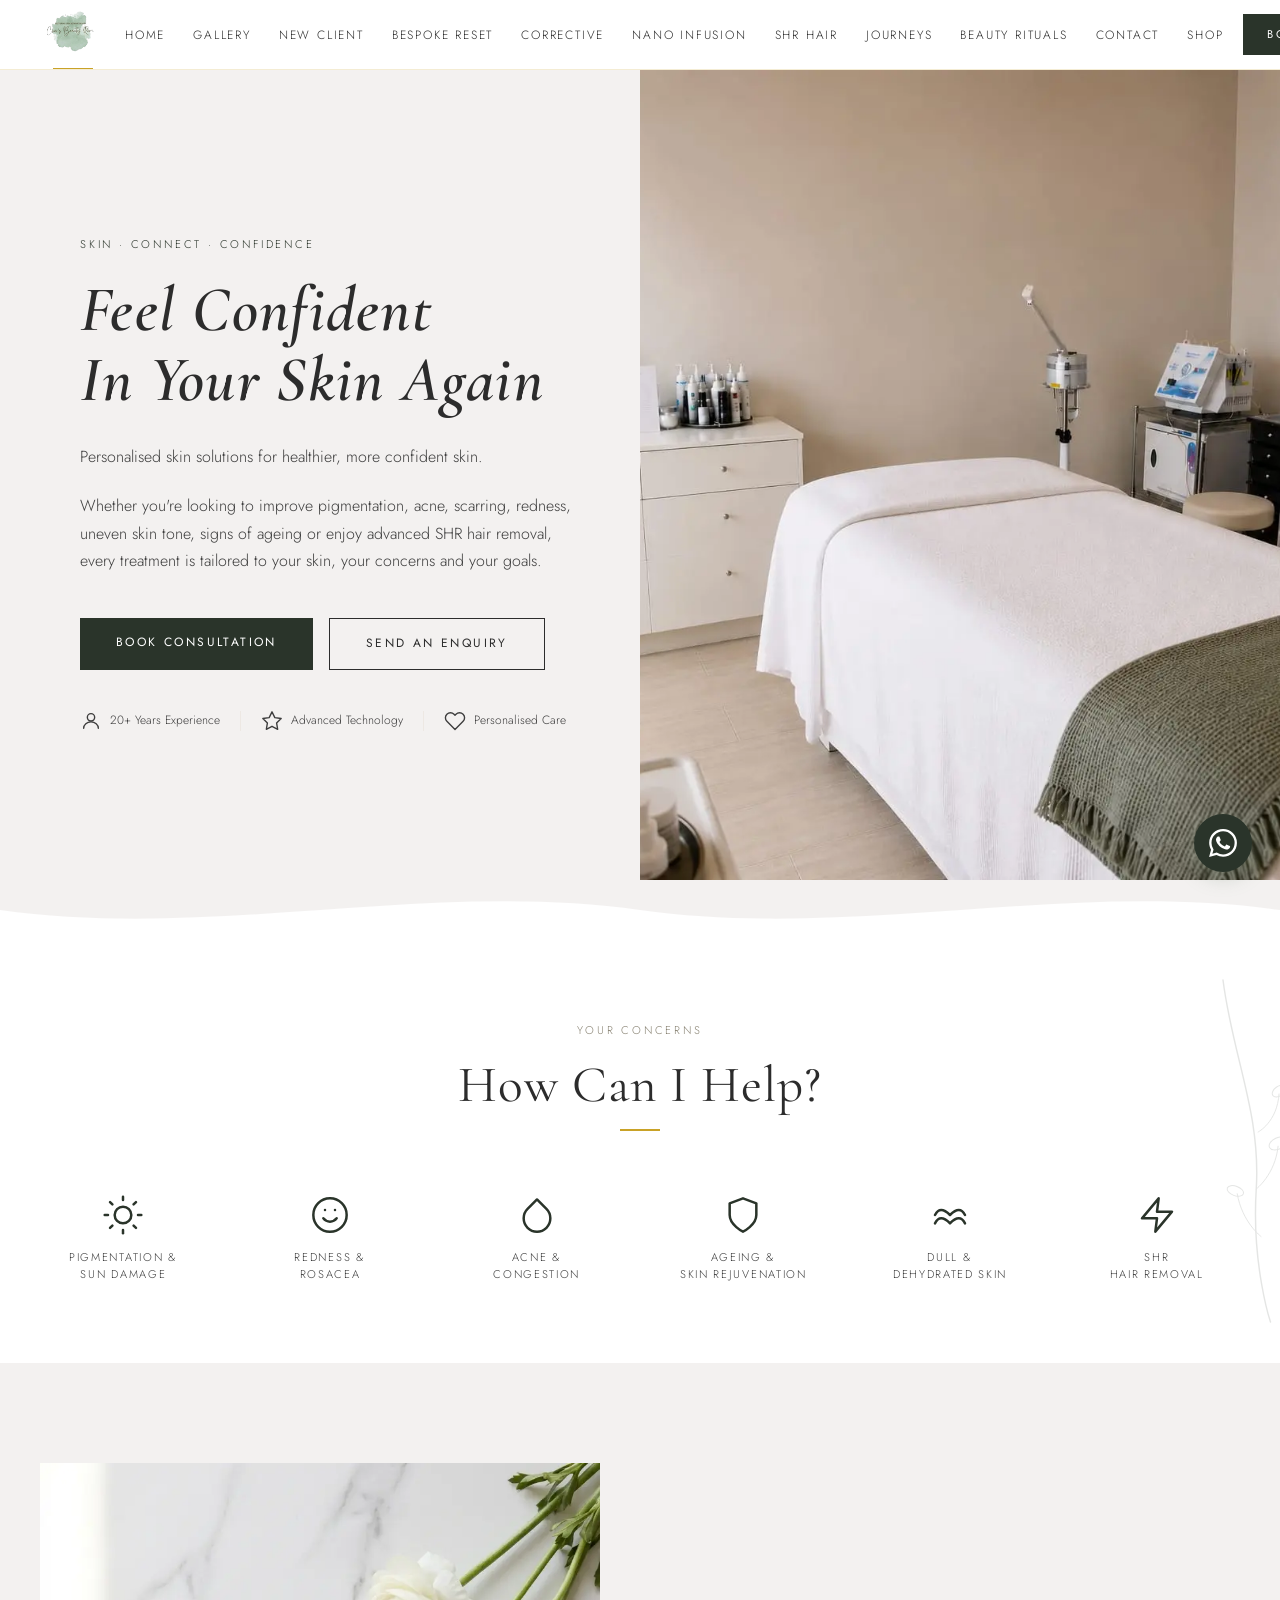
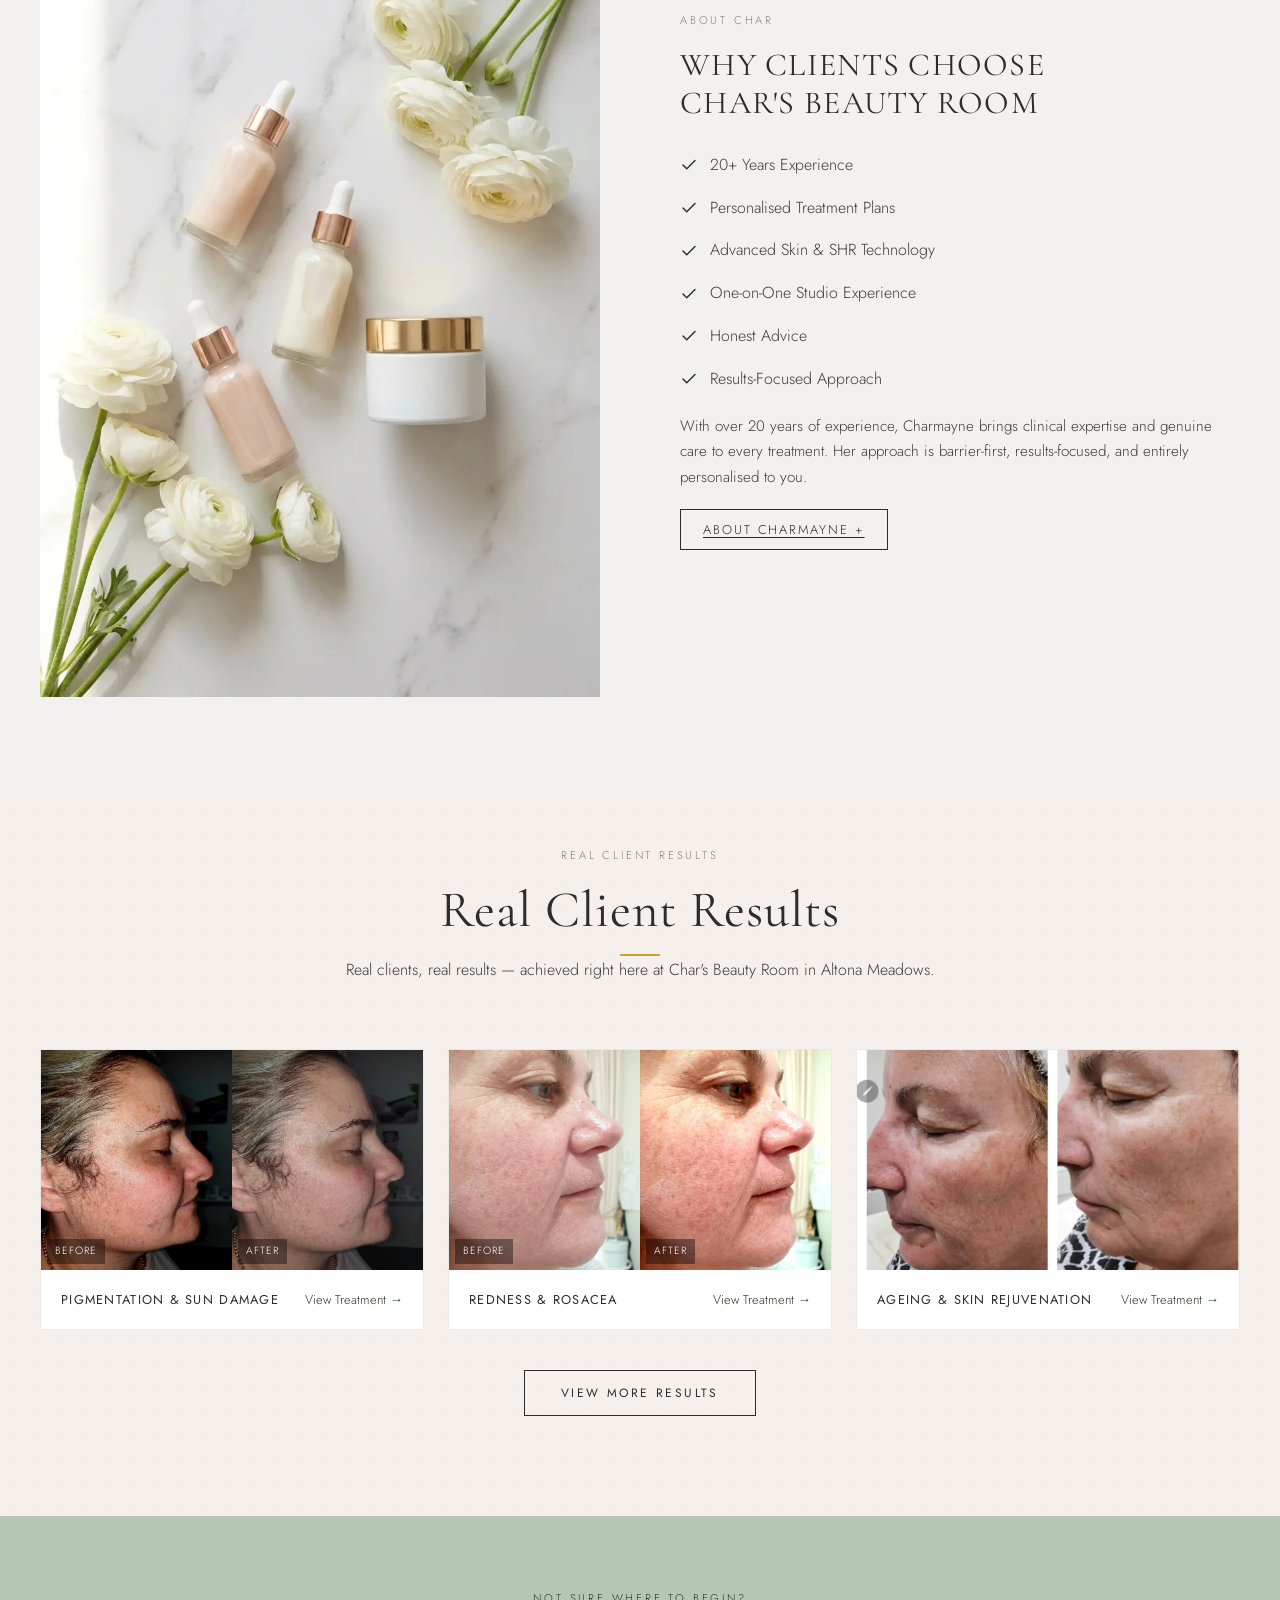
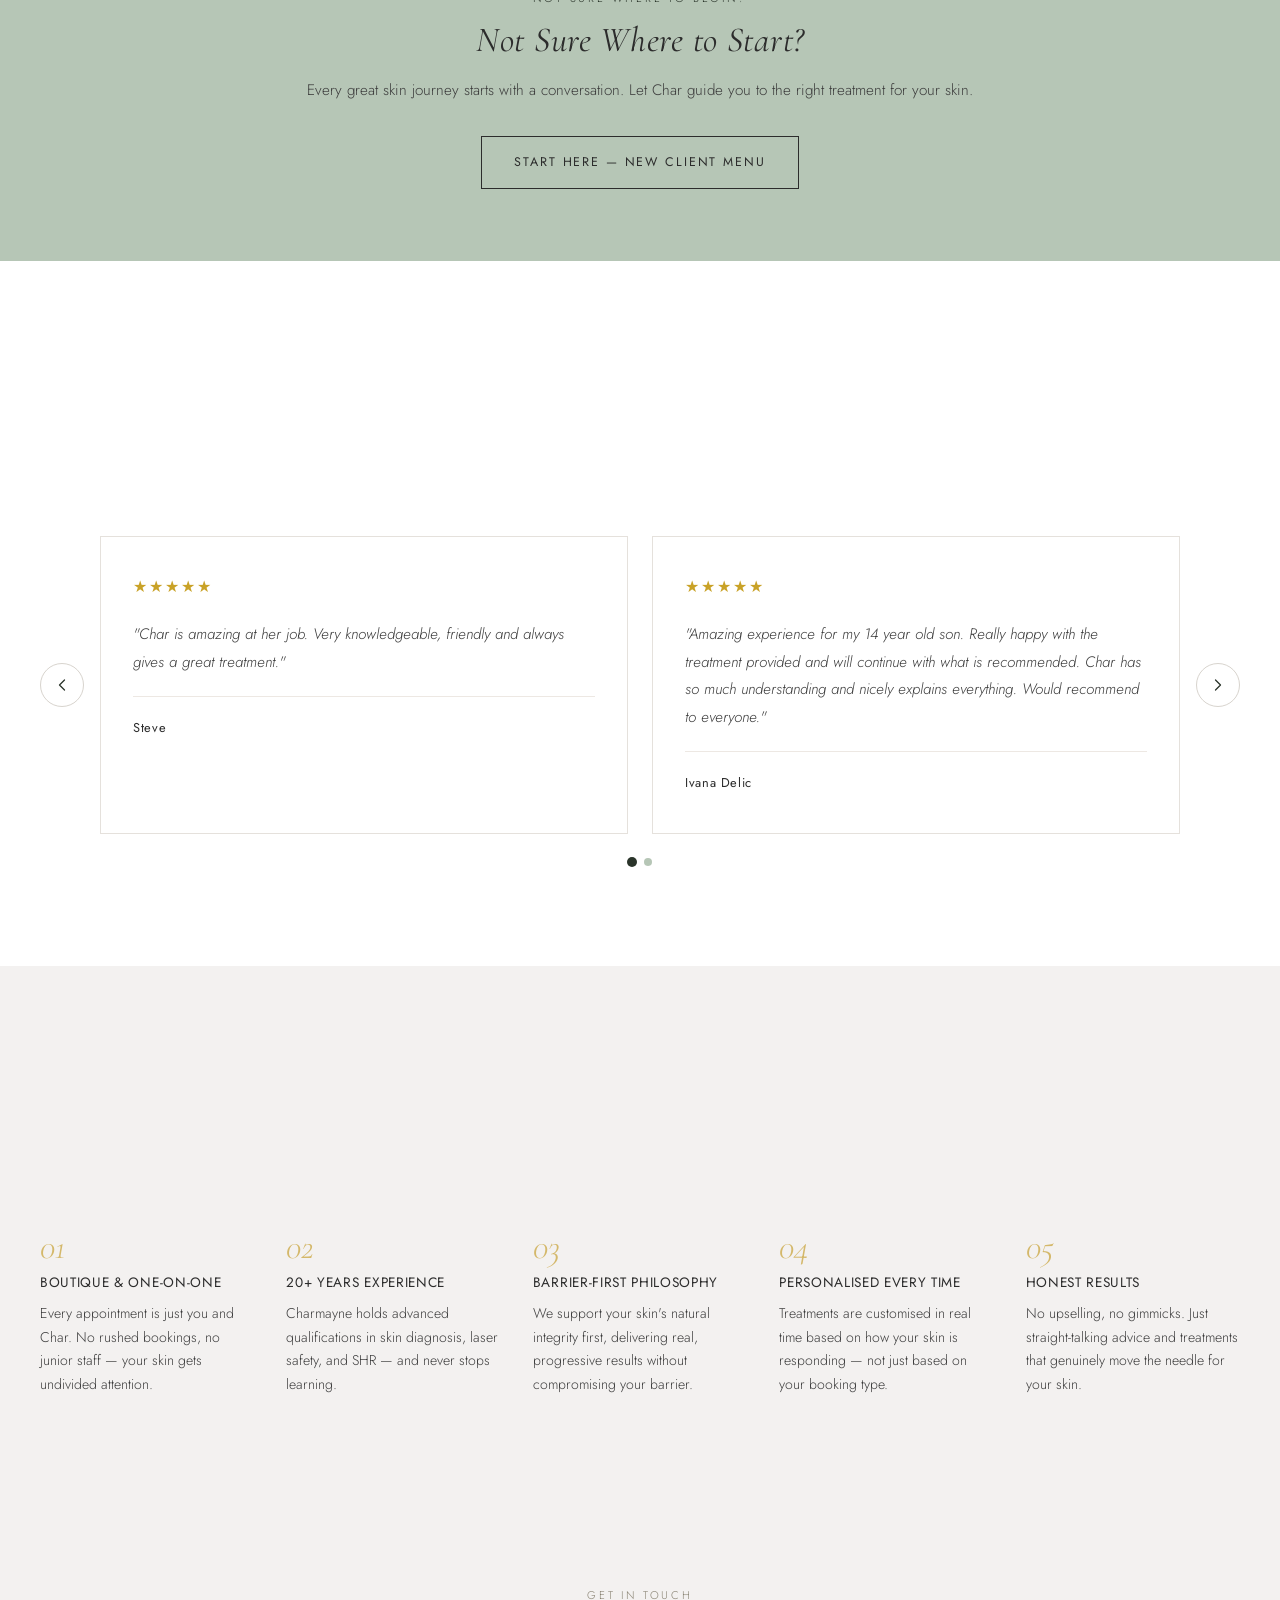
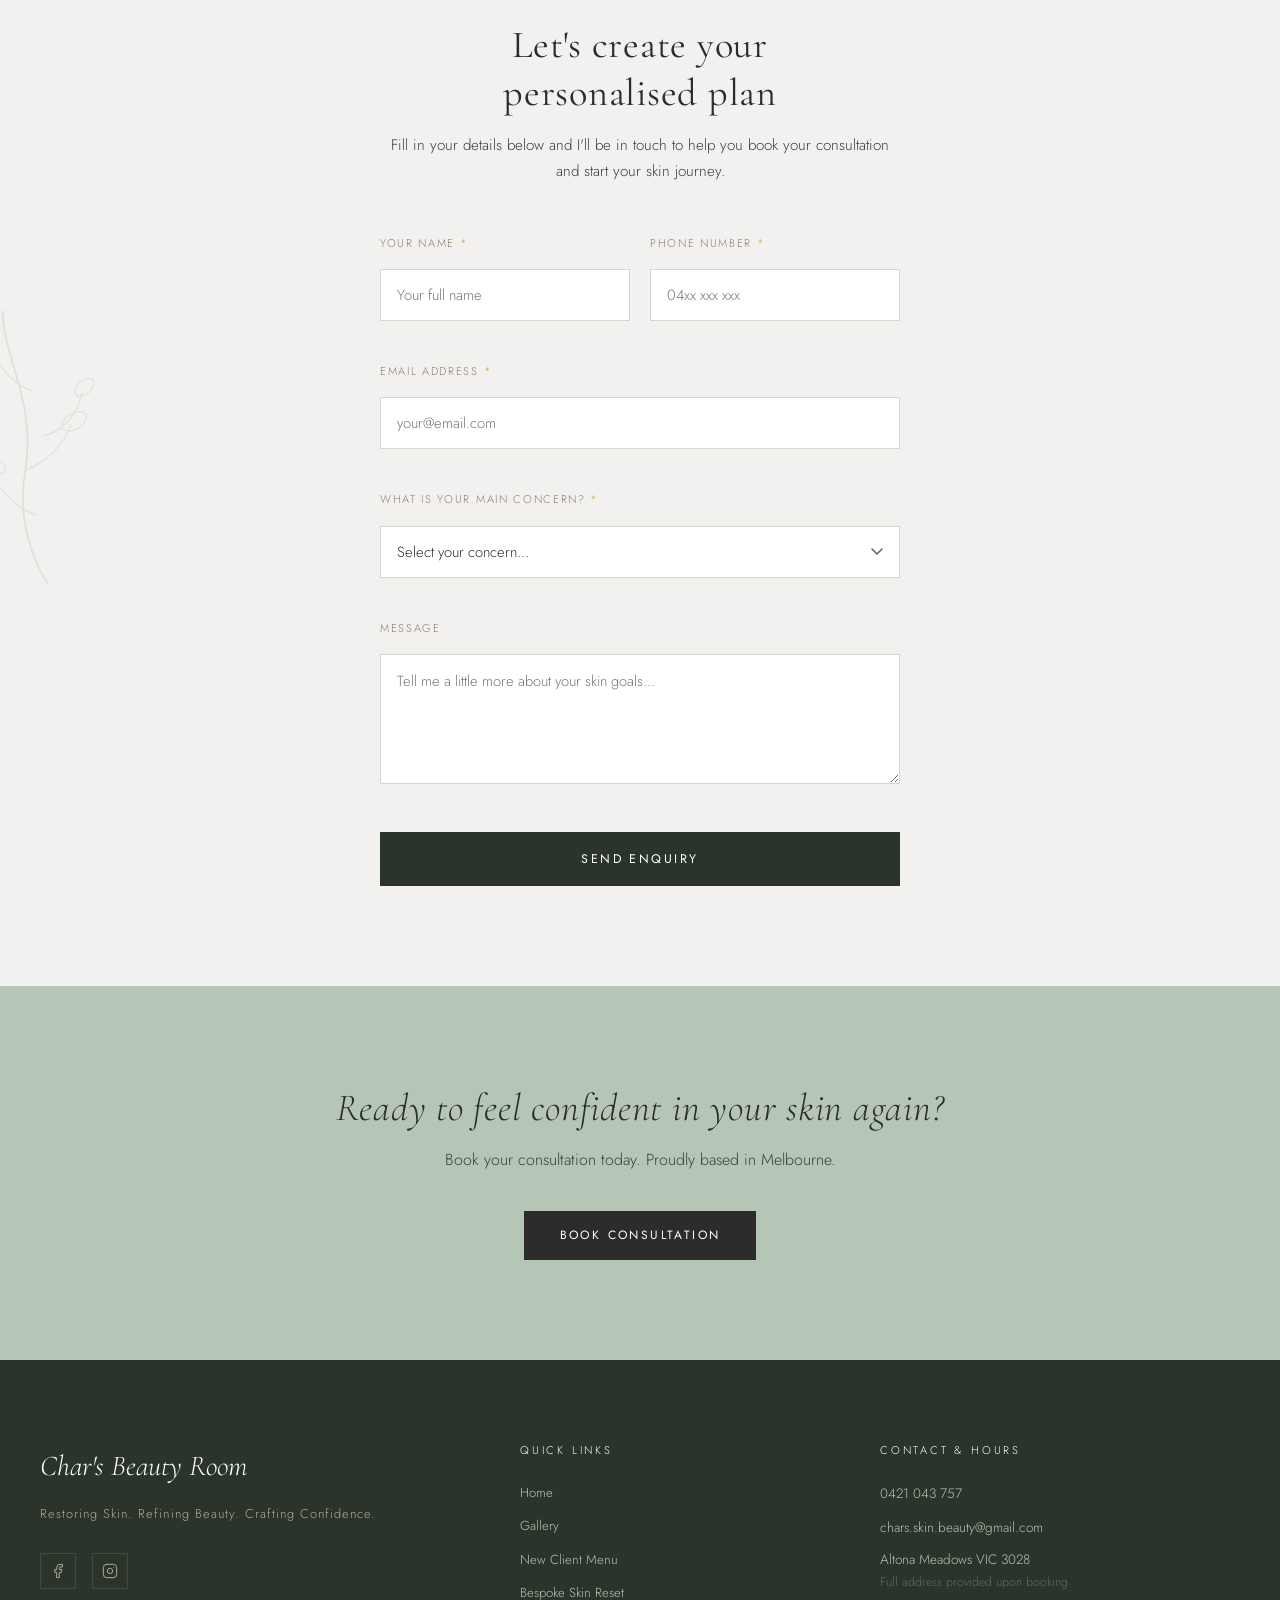
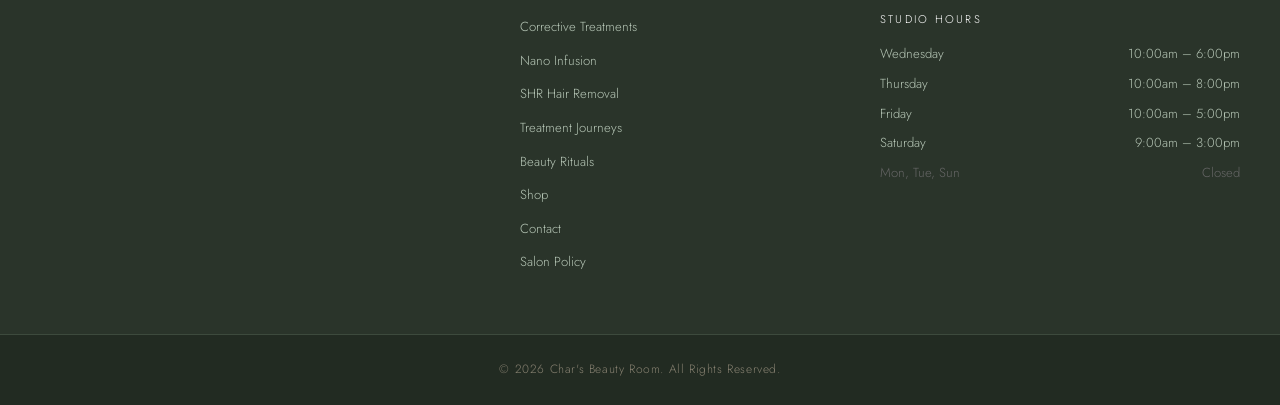
<file: index.html>
<!DOCTYPE html>
<html lang="en">
<head>
  <meta charset="UTF-8">
  <meta name="viewport" content="width=device-width, initial-scale=1.0">
  <meta name="description" content="Char's Beauty Room — boutique luxury skin and beauty studio in Altona Meadows, Melbourne. Expert skin treatments for pigmentation, rosacea, acne, ageing and SHR hair removal. Personalised to you.">
  <title>Char's Beauty Room | Boutique Skin & Beauty Studio | Altona Meadows Melbourne</title>
  <link rel="stylesheet" href="css/style.css">
  <link rel="icon" type="image/webp" href="images/LOGO.webp">
  <link rel="apple-touch-icon" href="images/LOGO.webp">
</head>
<body>

  <!-- NAVIGATION -->
  <nav class="site-nav" role="navigation" aria-label="Main navigation">
    <div class="nav-inner">
      <a href="index.html" class="nav-logo"><img src="images/LOGO.webp" alt="Char's Beauty Room" class="nav-logo-img"><span class="nav-logo-accent" aria-hidden="true"></span></a>
      <ul class="nav-links" role="list">
        <li><a href="index.html">Home</a></li>
        <li><a href="gallery.html">Gallery</a></li>
        <li><a href="new-client-menu.html">New Client</a></li>
        <li><a href="bespoke-skin-reset.html">Bespoke Reset</a></li>
        <li><a href="corrective-treatments.html">Corrective</a></li>
        <li><a href="nano-infusion.html">Nano Infusion</a></li>
        <li><a href="shr-hair-removal.html">SHR Hair</a></li>
        <li><a href="treatment-journeys.html">Journeys</a></li>
        <li><a href="beauty-rituals.html">Beauty Rituals</a></li>
        <li><a href="contact.html">Contact</a></li>
        <li><a href="shop.html">Shop</a></li>
      </ul>
      <div class="nav-right">
        <a href="https://charsbeautyroom.square.site/s/appointments" target="_blank" rel="noopener" class="btn-book-nav">Book Now</a>
        <button class="hamburger" id="hamburger" aria-label="Open menu" aria-expanded="false">
          <span></span><span></span><span></span>
        </button>
      </div>
    </div>
    <div class="nav-mobile" id="mobileNav" role="navigation" aria-label="Mobile navigation">
      <a href="index.html">Home</a>
      <a href="gallery.html">Gallery</a>
      <a href="new-client-menu.html">New Client</a>
      <a href="bespoke-skin-reset.html">Bespoke Reset</a>
      <a href="corrective-treatments.html">Corrective</a>
      <a href="nano-infusion.html">Nano Infusion</a>
      <a href="shr-hair-removal.html">SHR Hair Removal</a>
      <a href="treatment-journeys.html">Treatment Journeys</a>
      <a href="beauty-rituals.html">Beauty Rituals</a>
      <a href="shop.html">Shop</a>
      <a href="contact.html">Contact</a>
      <a href="salon-policy.html">Salon Policy</a>
      <a href="https://charsbeautyroom.square.site/s/appointments" target="_blank" rel="noopener" class="btn-book-mobile">Book Now</a>
    </div>
  </nav>

  <!-- HERO — split layout, left text / right image -->
  <section class="hp-hero">
    <div class="hp-hero-left">
      <span class="hp-hero-eyebrow">Skin &middot; Connect &middot; Confidence</span>
      <h1 class="hp-hero-h1">Feel Confident<br>In Your Skin Again</h1>
      <p class="hp-hero-sub">Personalised skin solutions for healthier, more confident skin.</p>
      <p class="hp-hero-sub" style="margin-top:10px;">Whether you're looking to improve pigmentation, acne, scarring, redness, uneven skin tone, signs of ageing or enjoy advanced SHR hair removal, every treatment is tailored to your skin, your concerns and your goals.</p>
      <div class="hp-hero-btns">
        <a href="https://charsbeautyroom.square.site/s/appointments" target="_blank" rel="noopener" class="btn-hp-sage">Book Consultation</a>
        <a href="#contact-form" class="btn-hp-outline">Send an Enquiry</a>
      </div>
      <div class="hp-trust-badges">
        <div class="hp-badge">
          <svg width="22" height="22" viewBox="0 0 24 24" fill="none" stroke="currentColor" stroke-width="1.5" stroke-linecap="round" stroke-linejoin="round" aria-hidden="true"><circle cx="12" cy="8" r="4"/><path d="M4 20c0-4 3.6-7 8-7s8 3 8 7"/></svg>
          <span>20+ Years Experience</span>
        </div>
        <span class="hp-badge-divider" aria-hidden="true"></span>
        <div class="hp-badge">
          <svg width="22" height="22" viewBox="0 0 24 24" fill="none" stroke="currentColor" stroke-width="1.5" stroke-linecap="round" stroke-linejoin="round" aria-hidden="true"><polygon points="12 2 15.09 8.26 22 9.27 17 14.14 18.18 21.02 12 17.77 5.82 21.02 7 14.14 2 9.27 8.91 8.26 12 2"/></svg>
          <span>Advanced Technology</span>
        </div>
        <span class="hp-badge-divider" aria-hidden="true"></span>
        <div class="hp-badge">
          <svg width="22" height="22" viewBox="0 0 24 24" fill="none" stroke="currentColor" stroke-width="1.5" stroke-linecap="round" stroke-linejoin="round" aria-hidden="true"><path d="M20.84 4.61a5.5 5.5 0 0 0-7.78 0L12 5.67l-1.06-1.06a5.5 5.5 0 0 0-7.78 7.78l1.06 1.06L12 21.23l7.78-7.78 1.06-1.06a5.5 5.5 0 0 0 0-7.78z"/></svg>
          <span>Personalised Care</span>
        </div>
      </div>
    </div>
    <div class="hp-hero-right">
      <!-- TODO: Replace with images/studio-bed.webp when provided -->
      <div class="hp-hero-placeholder" style="background:#EDE8E3;width:100%;height:100%;display:flex;align-items:center;justify-content:center;min-height:500px;">
        <img src="images/studio-bed.webp" alt="Elegant skincare flat lay" loading="eager" class="hp-hero-img" onerror="this.style.display='none';this.parentNode.querySelector('.hp-placeholder-text').style.display='block'">
        <span class="hp-placeholder-text" style="display:none;font-family:'Cormorant Garamond',serif;font-style:italic;color:#9E9E9E;font-size:1.2rem;">Image coming soon</span>
      </div>
    </div>
  </section>

  <!-- WAVE DIVIDER: hero → concerns -->
  <div class="hp-wave-divider hp-wave-linen" aria-hidden="true">
    <svg viewBox="0 0 1440 60" preserveAspectRatio="none" xmlns="http://www.w3.org/2000/svg"><path d="M0,30 C240,60 480,0 720,30 C960,60 1200,0 1440,30 L1440,60 L0,60 Z" fill="#FFFFFF"/></svg>
  </div>

  <!-- HOW CAN I HELP -->
  <section class="section section-white hp-concerns-section" style="position:relative;overflow:hidden;">
    <div class="section-inner">
      <div class="section-header centered reveal">
        <span class="eyebrow">Your Concerns</span>
        <h2>How Can I Help?</h2>
      </div>
      <div class="hp-concerns-grid">
        <a href="corrective-treatments.html" class="hp-concern-item reveal">
          <svg class="hp-concern-icon" viewBox="0 0 24 24" fill="none" stroke="currentColor" stroke-width="1.5" stroke-linecap="round" stroke-linejoin="round" aria-hidden="true"><circle cx="12" cy="12" r="5"/><line x1="12" y1="1" x2="12" y2="3"/><line x1="12" y1="21" x2="12" y2="23"/><line x1="4.22" y1="4.22" x2="5.64" y2="5.64"/><line x1="18.36" y1="18.36" x2="19.78" y2="19.78"/><line x1="1" y1="12" x2="3" y2="12"/><line x1="21" y1="12" x2="23" y2="12"/><line x1="4.22" y1="19.78" x2="5.64" y2="18.36"/><line x1="18.36" y1="5.64" x2="19.78" y2="4.22"/></svg>
          <span>Pigmentation &amp;<br>Sun Damage</span>
        </a>
        <a href="corrective-treatments.html" class="hp-concern-item reveal">
          <svg class="hp-concern-icon" viewBox="0 0 24 24" fill="none" stroke="currentColor" stroke-width="1.5" stroke-linecap="round" stroke-linejoin="round" aria-hidden="true"><path d="M12 2C6.48 2 2 6.48 2 12s4.48 10 10 10 10-4.48 10-10S17.52 2 12 2z"/><path d="M8 14s1.5 2 4 2 4-2 4-2"/><path d="M9 9h.01M15 9h.01"/></svg>
          <span>Redness &amp;<br>Rosacea</span>
        </a>
        <a href="corrective-treatments.html" class="hp-concern-item reveal">
          <svg class="hp-concern-icon" viewBox="0 0 24 24" fill="none" stroke="currentColor" stroke-width="1.5" stroke-linecap="round" stroke-linejoin="round" aria-hidden="true"><path d="M12 2.69l5.66 5.66a8 8 0 1 1-11.31 0z"/></svg>
          <span>Acne &amp;<br>Congestion</span>
        </a>
        <a href="bespoke-skin-reset.html" class="hp-concern-item reveal">
          <svg class="hp-concern-icon" viewBox="0 0 24 24" fill="none" stroke="currentColor" stroke-width="1.5" stroke-linecap="round" stroke-linejoin="round" aria-hidden="true"><path d="M12 22s8-4 8-10V5l-8-3-8 3v7c0 6 8 10 8 10z"/></svg>
          <span>Ageing &amp;<br>Skin Rejuvenation</span>
        </a>
        <a href="bespoke-skin-reset.html" class="hp-concern-item reveal">
          <svg class="hp-concern-icon" viewBox="0 0 24 24" fill="none" stroke="currentColor" stroke-width="1.5" stroke-linecap="round" stroke-linejoin="round" aria-hidden="true"><path d="M3 12 Q6 6 12 12 Q18 6 21 12"/><path d="M3 17 Q6 11 12 17 Q18 11 21 17"/></svg>
          <span>Dull &amp;<br>Dehydrated Skin</span>
        </a>
        <a href="shr-hair-removal.html" class="hp-concern-item reveal">
          <svg class="hp-concern-icon" viewBox="0 0 24 24" fill="none" stroke="currentColor" stroke-width="1.5" stroke-linecap="round" stroke-linejoin="round" aria-hidden="true"><path d="M13 2L3 14h9l-1 8 10-12h-9l1-8z"/></svg>
          <span>SHR<br>Hair Removal</span>
        </a>
      </div>
      <!-- Decorative botanical right edge -->
      <svg class="hp-concerns-botanical" viewBox="0 0 80 400" fill="none" xmlns="http://www.w3.org/2000/svg" aria-hidden="true" style="position:absolute;right:0;top:50%;transform:translateY(-50%);height:380px;opacity:0.12;pointer-events:none;">
        <path d="M70 380 C70 380 50 320 55 240 C60 160 30 100 20 20" stroke="#2A342A" stroke-width="1.5" stroke-linecap="round"/>
        <path d="M55 240 C55 240 75 225 78 195" stroke="#2A342A" stroke-width="1" stroke-linecap="round"/>
        <path d="M60 290 C60 290 40 275 35 245" stroke="#2A342A" stroke-width="1" stroke-linecap="round"/>
        <path d="M57 180 C57 180 77 170 79 140" stroke="#2A342A" stroke-width="1" stroke-linecap="round"/>
        <ellipse cx="78" cy="192" rx="10" ry="6" transform="rotate(-25 78 192)" stroke="#2A342A" stroke-width="1"/>
        <ellipse cx="33" cy="242" rx="9" ry="5" transform="rotate(20 33 242)" stroke="#2A342A" stroke-width="1"/>
        <ellipse cx="79" cy="137" rx="8" ry="5" transform="rotate(-35 79 137)" stroke="#2A342A" stroke-width="1"/>
      </svg>
    </div>
  </section>

  <!-- ABOUT CHAR -->
  <section class="section section-linen hp-about-section">
    <div class="section-inner">
      <div class="hp-about-grid">
        <div class="hp-about-image reveal">
          <!-- TODO: Replace with images/homepage-about-new.webp when provided -->
          <img src="images/homepage-hero-new.webp" alt="Char's Beauty Room skincare" loading="lazy" class="hp-about-img" onerror="this.style.display='none';this.nextElementSibling.style.display='flex'" style="object-fit:cover;width:100%;height:100%;">
          <div class="hp-img-placeholder" style="display:none;width:100%;height:500px;background:#EDE8E3;align-items:center;justify-content:center;"><span style="font-family:'Cormorant Garamond',serif;font-style:italic;color:#9E9E9E;font-size:1.1rem;">Image coming soon</span></div>
        </div>
        <div class="hp-about-content reveal">
          <span class="eyebrow">About Char</span>
          <h2 class="hp-about-h2">Why Clients Choose<br>Char's Beauty Room</h2>
          <ul class="hp-checklist">
            <li>
              <svg class="hp-check" viewBox="0 0 24 24" fill="none" stroke="currentColor" stroke-width="2" stroke-linecap="round" stroke-linejoin="round" aria-hidden="true"><polyline points="20 6 9 17 4 12"/></svg>
              20+ Years Experience
            </li>
            <li>
              <svg class="hp-check" viewBox="0 0 24 24" fill="none" stroke="currentColor" stroke-width="2" stroke-linecap="round" stroke-linejoin="round" aria-hidden="true"><polyline points="20 6 9 17 4 12"/></svg>
              Personalised Treatment Plans
            </li>
            <li>
              <svg class="hp-check" viewBox="0 0 24 24" fill="none" stroke="currentColor" stroke-width="2" stroke-linecap="round" stroke-linejoin="round" aria-hidden="true"><polyline points="20 6 9 17 4 12"/></svg>
              Advanced Skin &amp; SHR Technology
            </li>
            <li>
              <svg class="hp-check" viewBox="0 0 24 24" fill="none" stroke="currentColor" stroke-width="2" stroke-linecap="round" stroke-linejoin="round" aria-hidden="true"><polyline points="20 6 9 17 4 12"/></svg>
              One-on-One Studio Experience
            </li>
            <li>
              <svg class="hp-check" viewBox="0 0 24 24" fill="none" stroke="currentColor" stroke-width="2" stroke-linecap="round" stroke-linejoin="round" aria-hidden="true"><polyline points="20 6 9 17 4 12"/></svg>
              Honest Advice
            </li>
            <li>
              <svg class="hp-check" viewBox="0 0 24 24" fill="none" stroke="currentColor" stroke-width="2" stroke-linecap="round" stroke-linejoin="round" aria-hidden="true"><polyline points="20 6 9 17 4 12"/></svg>
              Results-Focused Approach
            </li>
          </ul>
          <p class="hp-about-teaser">With over 20 years of experience, Charmayne brings clinical expertise and genuine care to every treatment. Her approach is barrier-first, results-focused, and entirely personalised to you.</p>
          <button class="hp-expand-btn" id="about-expand-btn" aria-expanded="false">About Charmayne +</button>
          <div class="hp-expand-content" id="about-expand-content" aria-hidden="true">
            <p class="hp-expand-text">I'm Charmayne — the founder, therapist, and the person you will see at every single appointment. With over 20 years in the skin and beauty industry, I have spent my career learning what skin actually needs — not what sells, not what looks good on a menu, but what delivers real, lasting results for real people.</p>
            <p class="hp-expand-text">I built Char's Beauty Room because I believe you deserve better than a generic facial from someone who has never seen your skin before. Every client who walks through my door receives my complete attention, my honest professional opinion, and a treatment plan built specifically around them.</p>
            <p class="hp-expand-text">Holding a Diploma in Beauty Therapy, a nationally accredited Laser Safety certificate, and multiple advanced qualifications in skin diagnosis and SHR Hair Removal, I stay ahead of the latest skin technologies — not to chase trends, but to ensure that what we offer is always at the highest possible standard.</p>
            <p class="hp-expand-text">At the heart of everything we do is a belief that skin health is cumulative. One treatment can change how your skin looks today. A treatment journey changes how your skin behaves for years. We are here for the long game — and we will be honest with you about what that looks like.</p>
            <p class="hp-expand-text" style="font-style:italic;color:#2A342A;">Char's Beauty Room is one studio. One expert. One person who genuinely cares about your skin.</p>
          </div>
        </div>
      </div>
    </div>
  </section>

  <!-- WAVE DIVIDER: about → results -->
  <div class="hp-wave-divider hp-wave-white" aria-hidden="true">
    <svg viewBox="0 0 1440 60" preserveAspectRatio="none" xmlns="http://www.w3.org/2000/svg"><path d="M0,20 C360,60 1080,0 1440,40 L1440,60 L0,60 Z" fill="#F3F1F0"/></svg>
  </div>

  <!-- REAL CLIENT RESULTS -->
  <section class="section section-linen hp-results-section hp-dot-texture" style="background:#F3F1F0;">
    <div class="section-inner">
      <div class="section-header centered reveal">
        <span class="eyebrow">Real Client Results</span>
        <h2>Real Client Results</h2>
        <p>Real clients, real results — achieved right here at Char's Beauty Room in Altona Meadows.</p>
      </div>

      <!-- Row 1 — always visible -->
      <div class="hp-results-grid" id="results-row-1">
        <!-- Card 1: Pigmentation -->
        <div class="hp-result-card reveal">
          <div class="hp-result-images">
            <div class="hp-result-img-wrap">
              <img src="images/pigmentation-before.webp" alt="Pigmentation before treatment" loading="lazy">
              <span class="hp-result-label">Before</span>
            </div>
            <div class="hp-result-img-wrap">
              <img src="images/pigmentation-after.webp" alt="Pigmentation after treatment" loading="lazy">
              <span class="hp-result-label">After</span>
            </div>
          </div>
          <div class="hp-result-body">
            <span class="hp-result-concern">Pigmentation &amp; Sun Damage</span>
            <a href="corrective-treatments.html" class="hp-result-link">View Treatment &rarr;</a>
          </div>
        </div>

        <!-- Card 2: Rosacea -->
        <div class="hp-result-card reveal">
          <div class="hp-result-images">
            <div class="hp-result-img-wrap">
              <img src="images/rosacea-before.webp" alt="Rosacea before treatment" loading="lazy">
              <span class="hp-result-label">Before</span>
            </div>
            <div class="hp-result-img-wrap">
              <img src="images/rosacea-after.webp" alt="Rosacea after treatment" loading="lazy">
              <span class="hp-result-label">After</span>
            </div>
          </div>
          <div class="hp-result-body">
            <span class="hp-result-concern">Redness &amp; Rosacea</span>
            <a href="corrective-treatments.html" class="hp-result-link">View Treatment &rarr;</a>
          </div>
        </div>

        <!-- Card 3: Ageing — single collage image -->
        <div class="hp-result-card reveal">
          <div class="hp-result-images hp-result-single">
            <img src="images/ageing-rejuvenation-before-after.webp" alt="Ageing and rejuvenation before and after" loading="lazy">
          </div>
          <div class="hp-result-body">
            <span class="hp-result-concern">Ageing &amp; Skin Rejuvenation</span>
            <a href="bespoke-skin-reset.html" class="hp-result-link">View Treatment &rarr;</a>
          </div>
        </div>
      </div>

      <!-- Toggle button -->
      <div class="hp-results-toggle-wrap">
        <button class="btn-hp-outline-dark" id="results-toggle-btn" aria-expanded="false">View More Results</button>
      </div>

      <!-- Row 2 — hidden, revealed on toggle -->
      <div class="hp-results-grid hp-results-hidden" id="results-row-2" aria-hidden="true">
        <!-- Card 4: Acne -->
        <div class="hp-result-card reveal">
          <div class="hp-result-images hp-result-single">
            <img src="images/acne-chin-before-after.webp" alt="Chin acne before and after" loading="lazy">
          </div>
          <div class="hp-result-body">
            <span class="hp-result-concern">Acne &amp; Congestion</span>
            <a href="corrective-treatments.html" class="hp-result-link">View Treatment &rarr;</a>
          </div>
        </div>

        <!-- Card 5: SHR facial -->
        <div class="hp-result-card reveal">
          <div class="hp-result-images hp-result-single">
            <img src="images/shr-facial-hair-collage.webp" alt="SHR facial hair removal results" loading="lazy">
          </div>
          <div class="hp-result-body">
            <span class="hp-result-concern">SHR — Facial Hair Removal</span>
            <a href="shr-hair-removal.html" class="hp-result-link">View Treatment &rarr;</a>
          </div>
        </div>

        <!-- Card 6: SHR back -->
        <div class="hp-result-card reveal">
          <div class="hp-result-images">
            <div class="hp-result-img-wrap">
              <img src="images/shr-back-before.webp" alt="Back hair before SHR" loading="lazy">
              <span class="hp-result-label">Before</span>
            </div>
            <div class="hp-result-img-wrap">
              <img src="images/shr-back-after.webp" alt="Back hair after SHR" loading="lazy">
              <span class="hp-result-label">After</span>
            </div>
          </div>
          <div class="hp-result-body">
            <span class="hp-result-concern">SHR — Back Hair Removal</span>
            <a href="shr-hair-removal.html" class="hp-result-link">View Treatment &rarr;</a>
          </div>
        </div>
      </div>

    </div>
  </section>

  <!-- NOT SURE WHERE TO START — dark banner -->
  <section class="hp-not-sure-banner">
    <div class="section-inner">
      <span class="eyebrow reveal">Not Sure Where to Begin?</span>
      <h2 class="reveal">Not Sure Where to Start?</h2>
      <p class="reveal">Every great skin journey starts with a conversation. Let Char guide you to the right treatment for your skin.</p>
      <a href="new-client-menu.html" class="btn-outlined-white reveal">Start Here — New Client Menu</a>
    </div>
  </section>

  <!-- TESTIMONIALS SLIDER -->
  <section class="section section-white hp-testimonials-section">
    <div class="section-inner">
      <div class="section-header centered reveal">
        <span class="eyebrow">Client Stories</span>
        <h2>What My Clients Say</h2>
      </div>
      <div class="testi-slider-wrap" id="testiSlider">
        <button class="testi-arrow testi-prev" aria-label="Previous testimonial">
          <svg width="20" height="20" viewBox="0 0 24 24" fill="none" stroke="#2A342A" stroke-width="1.5" stroke-linecap="round" stroke-linejoin="round"><polyline points="15 18 9 12 15 6"/></svg>
        </button>
        <div class="testi-track-outer">
          <div class="testi-track" id="testiTrack">
            <div class="hp-testi-card">
              <div class="hp-testi-stars" aria-label="5 stars">&#9733;&#9733;&#9733;&#9733;&#9733;</div>
              <p class="hp-testi-quote">"Char is amazing at her job. Very knowledgeable, friendly and always gives a great treatment."</p>
              <hr class="hp-testi-divider">
              <span class="hp-testi-name">Steve</span>
            </div>
            <div class="hp-testi-card">
              <div class="hp-testi-stars" aria-label="5 stars">&#9733;&#9733;&#9733;&#9733;&#9733;</div>
              <p class="hp-testi-quote">"Amazing experience for my 14 year old son. Really happy with the treatment provided and will continue with what is recommended. Char has so much understanding and nicely explains everything. Would recommend to everyone."</p>
              <hr class="hp-testi-divider">
              <span class="hp-testi-name">Ivana Delic</span>
            </div>
            <div class="hp-testi-card">
              <div class="hp-testi-stars" aria-label="5 stars">&#9733;&#9733;&#9733;&#9733;&#9733;</div>
              <p class="hp-testi-quote">"Today I visited Char's Beauty Room. I had a facial and waxing. It was absolutely fantastic. I felt so comfortable and relaxed. I will be returning to have more treatments."</p>
              <hr class="hp-testi-divider">
              <span class="hp-testi-name">Nick De Silva</span>
            </div>
            <div class="hp-testi-card">
              <div class="hp-testi-stars" aria-label="5 stars">&#9733;&#9733;&#9733;&#9733;&#9733;</div>
              <p class="hp-testi-quote">"I have been a happy client of Char's for several years and would recommend her to anyone looking for an honest, caring and friendly experience. Most recently SHR hair removal — painless long lasting results. Look forward to being a client for many years to come."</p>
              <hr class="hp-testi-divider">
              <span class="hp-testi-name">Belinda R.</span>
            </div>
          </div>
        </div>
        <button class="testi-arrow testi-next" aria-label="Next testimonial">
          <svg width="20" height="20" viewBox="0 0 24 24" fill="none" stroke="#2A342A" stroke-width="1.5" stroke-linecap="round" stroke-linejoin="round"><polyline points="9 18 15 12 9 6"/></svg>
        </button>
      </div>
      <div class="testi-dots" id="testiDots" aria-label="Testimonial navigation"></div>
    </div>
  </section>

  <!-- WHY CHOOSE CHAR'S BEAUTY ROOM -->
  <section class="hp-why-section">
    <div class="section-inner hp-why-section-inner">
      <div class="section-header centered reveal">
        <span class="eyebrow">The Char's Difference</span>
        <h2>Why Choose Char's Beauty Room?</h2>
      </div>
      <div class="hp-why-pillars">
        <div class="hp-why-pillar reveal">
          <span class="hp-why-num">01</span>
          <h3>Boutique &amp; One-on-One</h3>
          <p>Every appointment is just you and Char. No rushed bookings, no junior staff — your skin gets undivided attention.</p>
        </div>
        <div class="hp-why-pillar reveal">
          <span class="hp-why-num">02</span>
          <h3>20+ Years Experience</h3>
          <p>Charmayne holds advanced qualifications in skin diagnosis, laser safety, and SHR — and never stops learning.</p>
        </div>
        <div class="hp-why-pillar reveal">
          <span class="hp-why-num">03</span>
          <h3>Barrier-First Philosophy</h3>
          <p>We support your skin's natural integrity first, delivering real, progressive results without compromising your barrier.</p>
        </div>
        <div class="hp-why-pillar reveal">
          <span class="hp-why-num">04</span>
          <h3>Personalised Every Time</h3>
          <p>Treatments are customised in real time based on how your skin is responding — not just based on your booking type.</p>
        </div>
        <div class="hp-why-pillar reveal">
          <span class="hp-why-num">05</span>
          <h3>Honest Results</h3>
          <p>No upselling, no gimmicks. Just straight-talking advice and treatments that genuinely move the needle for your skin.</p>
        </div>
      </div>
    </div>
  </section>

  <!-- CONTACT FORM -->
  <section class="hp-contact-section" id="contact-form">
    <!-- Botanical decoration -->
    <svg class="hp-contact-botanical" viewBox="0 0 120 300" fill="none" xmlns="http://www.w3.org/2000/svg" aria-hidden="true">
      <path d="M60 280 C60 280 30 240 40 180 C50 120 20 80 20 40" stroke="#B6C6B6" stroke-width="1.5" stroke-linecap="round"/>
      <path d="M40 180 C40 180 70 170 80 140" stroke="#B6C6B6" stroke-width="1" stroke-linecap="round"/>
      <path d="M50 220 C50 220 20 210 10 180" stroke="#B6C6B6" stroke-width="1" stroke-linecap="round"/>
      <path d="M55 150 C55 150 85 145 90 110" stroke="#B6C6B6" stroke-width="1" stroke-linecap="round"/>
      <path d="M45 110 C45 110 15 100 10 65" stroke="#B6C6B6" stroke-width="1" stroke-linecap="round"/>
      <ellipse cx="83" cy="137" rx="12" ry="7" transform="rotate(-30 83 137)" stroke="#B6C6B6" stroke-width="1"/>
      <ellipse cx="13" cy="177" rx="10" ry="6" transform="rotate(20 13 177)" stroke="#B6C6B6" stroke-width="1"/>
      <ellipse cx="92" cy="107" rx="10" ry="6" transform="rotate(-40 92 107)" stroke="#B6C6B6" stroke-width="1"/>
      <ellipse cx="8" cy="62" rx="9" ry="5" transform="rotate(15 8 62)" stroke="#B6C6B6" stroke-width="1"/>
    </svg>
    <div class="hp-contact-inner">
      <div class="hp-contact-header reveal">
        <span class="eyebrow">Get in Touch</span>
        <h2 class="hp-contact-h2">Let's create your<br>personalised plan</h2>
        <p class="hp-contact-body">Fill in your details below and I'll be in touch to help you book your consultation and start your skin journey.</p>
      </div>
      <!-- TODO: Replace YOUR_FORM_ID with actual Formspree form ID -->
      <form class="hp-form" action="https://formspree.io/f/YOUR_FORM_ID" method="POST">
        <input type="hidden" name="_subject" value="New enquiry — Char's Beauty Room">
        <div class="hp-form-row">
          <div class="hp-form-group">
            <label for="hf-name">Your Name <span class="form-required">*</span></label>
            <input type="text" id="hf-name" name="name" required placeholder="Your full name">
          </div>
          <div class="hp-form-group">
            <label for="hf-phone">Phone Number <span class="form-required">*</span></label>
            <input type="tel" id="hf-phone" name="phone" required placeholder="04xx xxx xxx">
          </div>
        </div>
        <div class="hp-form-group">
          <label for="hf-email">Email Address <span class="form-required">*</span></label>
          <input type="email" id="hf-email" name="email" required placeholder="your@email.com">
        </div>
        <div class="hp-form-group">
          <label for="hf-concern">What is your main concern? <span class="form-required">*</span></label>
          <select id="hf-concern" name="concern" required>
            <option value="" disabled selected>Select your concern...</option>
            <option value="Pigmentation &amp; Sun Damage">Pigmentation &amp; Sun Damage</option>
            <option value="Acne &amp; Congestion">Acne &amp; Congestion</option>
            <option value="Redness &amp; Rosacea">Redness &amp; Rosacea</option>
            <option value="Ageing &amp; Fine Lines">Ageing &amp; Fine Lines</option>
            <option value="Dull &amp; Dehydrated Skin">Dull &amp; Dehydrated Skin</option>
            <option value="SHR Hair Removal">SHR Hair Removal</option>
            <option value="Not Sure — Book a Consultation">Not Sure — Book a Consultation</option>
          </select>
        </div>
        <div class="hp-form-group">
          <label for="hf-message">Message</label>
          <textarea id="hf-message" name="message" rows="4" placeholder="Tell me a little more about your skin goals..."></textarea>
        </div>
        <button type="submit" class="hp-form-submit">Send Enquiry</button>
      </form>
    </div>
  </section>

  <!-- FINAL CTA BANNER -->
  <section class="hp-cta-dark">
    <div class="section-inner" style="text-align:center;">
      <h2 class="hp-cta-h2 reveal"><em>Ready to feel confident in your skin again?</em></h2>
      <p class="hp-cta-sub reveal">Book your consultation today. Proudly based in Melbourne.</p>
      <a href="https://charsbeautyroom.square.site/s/appointments" target="_blank" rel="noopener" class="btn-hp-sage reveal">Book Consultation</a>
    </div>
  </section>

  <!-- FOOTER -->
  <footer class="site-footer">
    <div class="footer-inner">
      <div class="footer-col">
        <span class="footer-brand-name">Char's Beauty Room</span>
        <p class="footer-tagline">Restoring Skin. Refining Beauty. Crafting Confidence.</p>
        <div class="footer-socials">
          <a href="https://www.facebook.com/share/16y8bG85gF/" target="_blank" rel="noopener" aria-label="Facebook">
            <svg viewBox="0 0 24 24" aria-hidden="true"><path d="M18 2h-3a5 5 0 0 0-5 5v3H7v4h3v8h4v-8h3l1-4h-4V7a1 1 0 0 1 1-1h3z"/></svg>
          </a>
          <a href="https://www.instagram.com/charsbeautyroom" target="_blank" rel="noopener" aria-label="Instagram">
            <svg viewBox="0 0 24 24" aria-hidden="true"><rect x="2" y="2" width="20" height="20" rx="5" ry="5"/><path d="M16 11.37A4 4 0 1 1 12.63 8 4 4 0 0 1 16 11.37z"/><line x1="17.5" y1="6.5" x2="17.51" y2="6.5"/></svg>
          </a>
        </div>
      </div>
      <div class="footer-col">
        <h4>Quick Links</h4>
        <nav class="footer-links" aria-label="Footer navigation">
          <a href="index.html">Home</a>
          <a href="gallery.html">Gallery</a>
          <a href="new-client-menu.html">New Client Menu</a>
          <a href="bespoke-skin-reset.html">Bespoke Skin Reset</a>
          <a href="corrective-treatments.html">Corrective Treatments</a>
          <a href="nano-infusion.html">Nano Infusion</a>
          <a href="shr-hair-removal.html">SHR Hair Removal</a>
          <a href="treatment-journeys.html">Treatment Journeys</a>
          <a href="beauty-rituals.html">Beauty Rituals</a>
          <a href="shop.html">Shop</a>
          <a href="contact.html">Contact</a>
          <a href="salon-policy.html">Salon Policy</a>
        </nav>
      </div>
      <div class="footer-col">
        <h4>Contact &amp; Hours</h4>
        <div class="footer-contact">
          <a href="tel:0421043757">0421 043 757</a>
          <a href="mailto:chars.skin.beauty@gmail.com">chars.skin.beauty@gmail.com</a>
          <p>Altona Meadows VIC 3028<br><small style="font-size:0.78rem;color:#666;">Full address provided upon booking</small></p>
        </div>
        <div class="footer-hours">
          <p class="footer-hours-title">Studio Hours</p>
          <table>
            <tr><td>Wednesday</td><td>10:00am – 6:00pm</td></tr>
            <tr><td>Thursday</td><td>10:00am – 8:00pm</td></tr>
            <tr><td>Friday</td><td>10:00am – 5:00pm</td></tr>
            <tr><td>Saturday</td><td>9:00am – 3:00pm</td></tr>
            <tr><td style="color:#666;">Mon, Tue, Sun</td><td style="color:#666;">Closed</td></tr>
          </table>
        </div>
      </div>
    </div>
    <div class="footer-bottom">
      <p>&copy; 2026 Char's Beauty Room. All Rights Reserved.</p>
    </div>
  </footer>

  <!-- WHATSAPP FLOATING WIDGET -->
  <div class="wa-widget">
    <span class="wa-tooltip">Chat with us</span>
    <a href="https://wa.me/61421043757" target="_blank" rel="noopener" class="wa-btn" aria-label="Chat on WhatsApp">
      <svg viewBox="0 0 24 24" xmlns="http://www.w3.org/2000/svg" aria-hidden="true">
        <path d="M17.472 14.382c-.297-.149-1.758-.867-2.03-.967-.273-.099-.471-.148-.67.15-.197.297-.767.966-.94 1.164-.173.199-.347.223-.644.075-.297-.15-1.255-.463-2.39-1.475-.883-.788-1.48-1.761-1.653-2.059-.173-.297-.018-.458.13-.606.134-.133.298-.347.446-.52.149-.174.198-.298.298-.497.099-.198.05-.371-.025-.52-.075-.149-.669-1.612-.916-2.207-.242-.579-.487-.5-.669-.51-.173-.008-.371-.01-.57-.01-.198 0-.52.074-.792.372-.272.297-1.04 1.016-1.04 2.479 0 1.462 1.065 2.875 1.213 3.074.149.198 2.096 3.2 5.077 4.487.709.306 1.262.489 1.694.625.712.227 1.36.195 1.871.118.571-.085 1.758-.719 2.006-1.413.248-.694.248-1.289.173-1.413-.074-.124-.272-.198-.57-.347m-5.421 7.403h-.004a9.87 9.87 0 01-5.031-1.378l-.361-.214-3.741.982.998-3.648-.235-.374a9.86 9.86 0 01-1.51-5.26c.001-5.45 4.436-9.884 9.888-9.884 2.64 0 5.122 1.03 6.988 2.898a9.825 9.825 0 012.893 6.994c-.003 5.45-4.437 9.884-9.885 9.884m8.413-18.297A11.815 11.815 0 0012.05 0C5.495 0 .16 5.335.157 11.892c0 2.096.547 4.142 1.588 5.945L.057 24l6.305-1.654a11.882 11.882 0 005.683 1.448h.005c6.554 0 11.89-5.335 11.893-11.893a11.821 11.821 0 00-3.48-8.413z"/>
      </svg>
    </a>
  </div>

  <!-- STICKY MOBILE BOOK NOW -->
  <a href="https://charsbeautyroom.square.site/s/appointments" target="_blank" rel="noopener" class="sticky-book-btn" aria-label="Book Now">Book Now</a>

  <!-- HOMEPAGE POPUP MODAL -->
  <div class="hp-popup-overlay" id="hp-popup-overlay" role="dialog" aria-modal="true" aria-labelledby="popup-heading">
    <div class="hp-popup">
      <button class="hp-popup-close" aria-label="Close">&times;</button>
      <span class="hp-popup-eyebrow">Welcome to Char's Beauty Room</span>
      <h2 id="popup-heading">Not sure where to begin?</h2>
      <p class="hp-popup-body">More than one skin concern?<br>Start with the <strong>Welcome Discovery Experience</strong> — a personalised plan, made for you.</p>
      <div class="hp-popup-divider" aria-hidden="true"></div>
      <ul class="hp-popup-benefits">
        <li>✦ Complimentary Under-Eye Mask, first visit</li>
        <li>✦ Complimentary LED Upgrade, next visit</li>
      </ul>
      <a href="https://charsbeautyroom.square.site/s/appointments" target="_blank" rel="noopener" class="hp-popup-cta">Book Now</a>
      <a href="new-client-menu.html" class="hp-popup-secondary">Learn more →</a>
    </div>
  </div>

  <script src="js/main.js"></script>
</body>
</html>
</file>
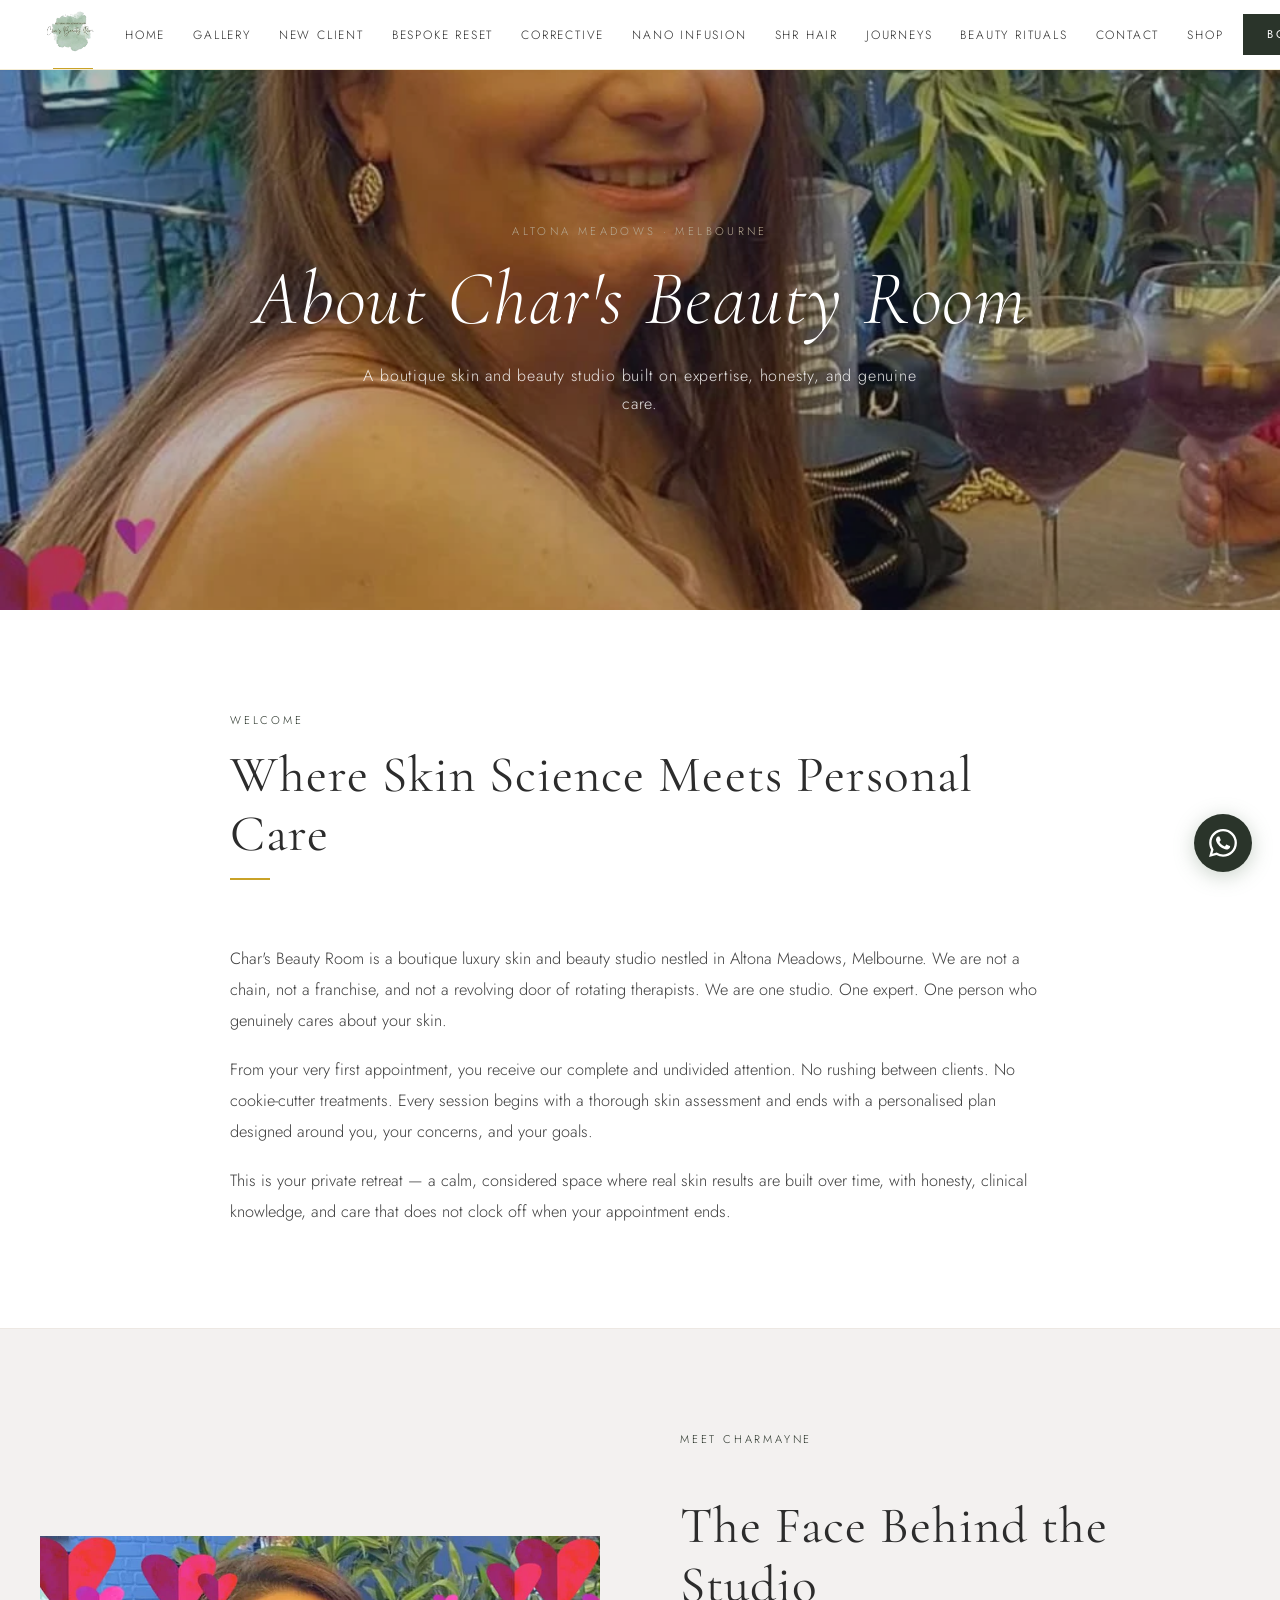
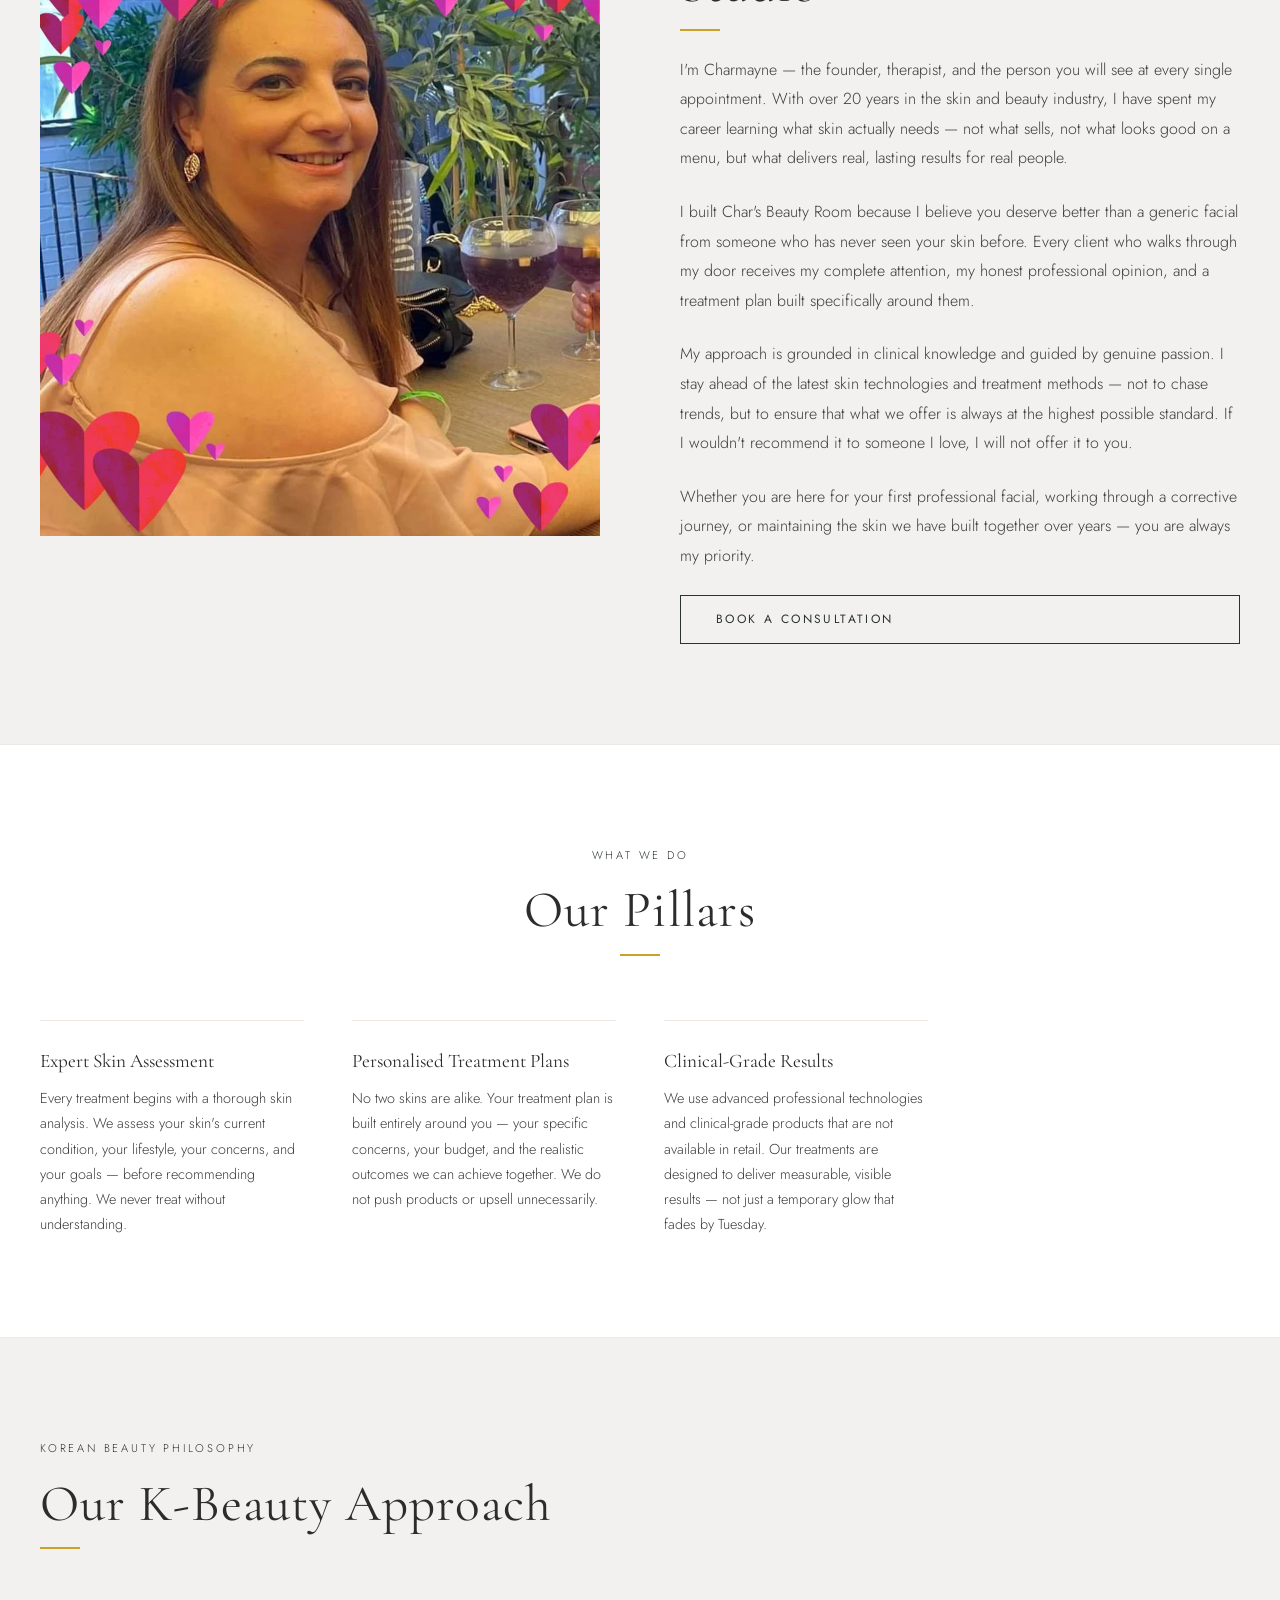
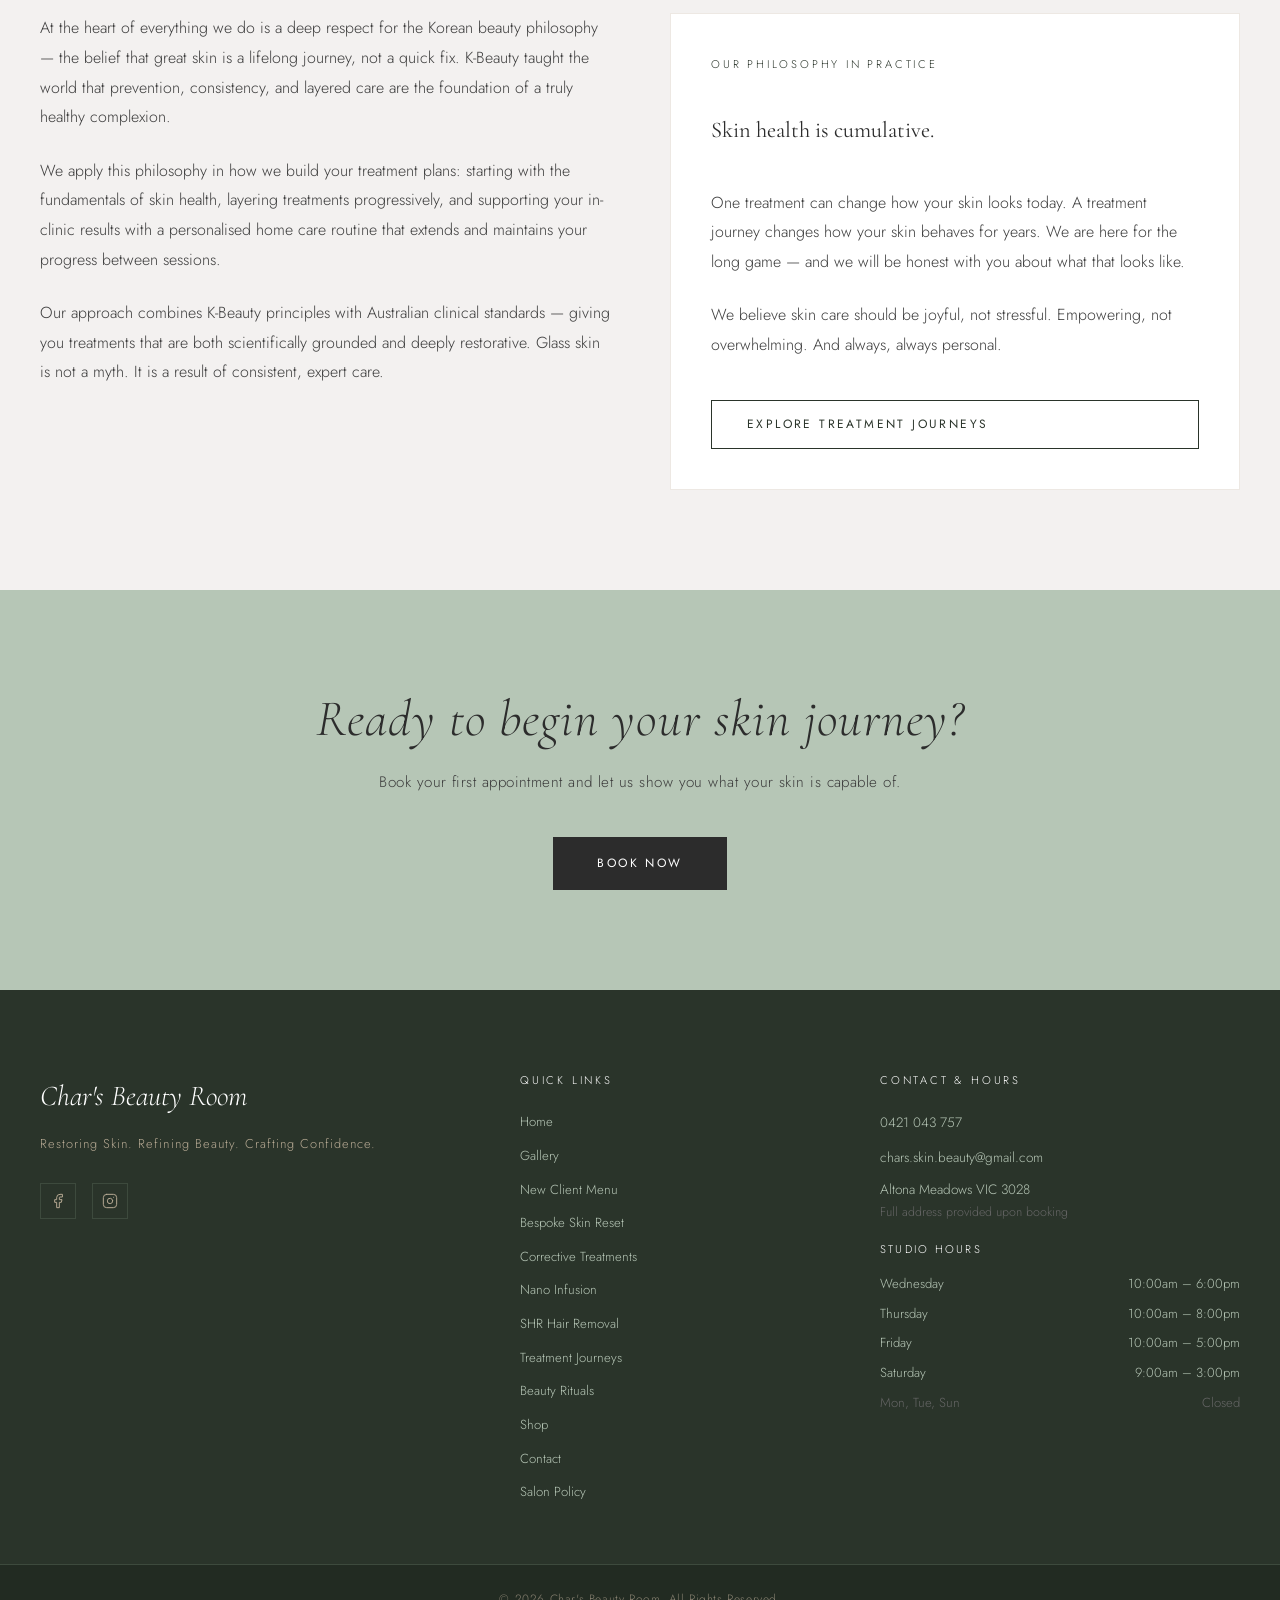
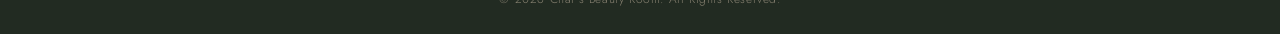
<file: about.html>
<!DOCTYPE html>
<html lang="en">
<head>
  <meta charset="UTF-8">
  <meta name="viewport" content="width=device-width, initial-scale=1.0">
  <meta name="description" content="About Char's Beauty Room — meet Charmayne, our founder with 20+ years in skin and beauty. Boutique luxury studio in Altona Meadows, Melbourne.">
  <title>About | Char's Beauty Room</title>
  <link rel="stylesheet" href="css/style.css">
  <link rel="icon" type="image/webp" href="images/LOGO.webp">
  <link rel="apple-touch-icon" href="images/LOGO.webp">
</head>
<body>

  <!-- NAVIGATION -->
  <nav class="site-nav" role="navigation" aria-label="Main navigation">
    <div class="nav-inner">
      <a href="index.html" class="nav-logo"><img src="images/LOGO.webp" alt="Char's Beauty Room" class="nav-logo-img"><span class="nav-logo-accent" aria-hidden="true"></span></a>
      <ul class="nav-links" role="list">
        <li><a href="index.html">Home</a></li>
        <li><a href="gallery.html">Gallery</a></li>
        <li><a href="new-client-menu.html">New Client</a></li>
        <li><a href="bespoke-skin-reset.html">Bespoke Reset</a></li>
        <li><a href="corrective-treatments.html">Corrective</a></li>
        <li><a href="nano-infusion.html">Nano Infusion</a></li>
        <li><a href="shr-hair-removal.html">SHR Hair</a></li>
        <li><a href="treatment-journeys.html">Journeys</a></li>
        <li><a href="beauty-rituals.html">Beauty Rituals</a></li>
        <li><a href="contact.html">Contact</a></li>
        <li><a href="shop.html">Shop</a></li>
      </ul>
      <div class="nav-right">
        <a href="https://charsbeautyroom.square.site/s/appointments" target="_blank" rel="noopener" class="btn-book-nav">Book Now</a>
        <button class="hamburger" id="hamburger" aria-label="Open menu" aria-expanded="false">
          <span></span><span></span><span></span>
        </button>
      </div>
    </div>
    <div class="nav-mobile" id="mobileNav" role="navigation" aria-label="Mobile navigation">
      <a href="index.html">Home</a>
      <a href="gallery.html">Gallery</a>
      <a href="new-client-menu.html">New Client</a>
      <a href="bespoke-skin-reset.html">Bespoke Reset</a>
      <a href="corrective-treatments.html">Corrective</a>
      <a href="nano-infusion.html">Nano Infusion</a>
      <a href="shr-hair-removal.html">SHR Hair Removal</a>
      <a href="treatment-journeys.html">Treatment Journeys</a>
      <a href="beauty-rituals.html">Beauty Rituals</a>
      <a href="shop.html">Shop</a>
      <a href="contact.html">Contact</a>
      <a href="salon-policy.html">Salon Policy</a>
      <a href="https://charsbeautyroom.square.site/s/appointments" target="_blank" rel="noopener" class="btn-book-mobile">Book Now</a>
    </div>
  </nav>

  <!-- HERO -->
  <section class="hero hero-short">
    <div class="hero-bg" style="background-image: url('images/ceo.webp');"></div>
    <div class="hero-overlay hero-overlay-dark"></div>
    <div class="hero-content">
      <span class="eyebrow fade-1">Altona Meadows &middot; Melbourne</span>
      <h1 class="fade-2">About Char's Beauty Room</h1>
      <p class="hero-sub fade-3">A boutique skin and beauty studio built on expertise, honesty, and genuine care.</p>
    </div>
  </section>

  <!-- WELCOME SECTION -->
  <section class="section section-white">
    <div class="section-inner about-welcome" style="max-width:820px;">
      <div class="section-header reveal">
        <span class="eyebrow subpage-eyebrow">Welcome</span>
        <h2>Where Skin Science Meets Personal Care</h2>
      </div>
      <p class="reveal">Char's Beauty Room is a boutique luxury skin and beauty studio nestled in Altona Meadows, Melbourne. We are not a chain, not a franchise, and not a revolving door of rotating therapists. We are one studio. One expert. One person who genuinely cares about your skin.</p>
      <p class="reveal">From your very first appointment, you receive our complete and undivided attention. No rushing between clients. No cookie-cutter treatments. Every session begins with a thorough skin assessment and ends with a personalised plan designed around you, your concerns, and your goals.</p>
      <p class="reveal">This is your private retreat — a calm, considered space where real skin results are built over time, with honesty, clinical knowledge, and care that does not clock off when your appointment ends.</p>
    </div>
  </section>

  <hr class="section-divider">

  <!-- MEET CHARMAYNE -->
  <section class="section section-linen">
    <div class="section-inner">
      <div class="two-col">
        <div class="col-image reveal">
          <img src="images/ceo.webp" alt="Charmayne, founder of Char's Beauty Room" loading="lazy">
        </div>
        <div class="col-content reveal">
          <span class="eyebrow subpage-eyebrow">Meet Charmayne</span>
          <h2>The Face Behind the Studio</h2>
          <p>I'm Charmayne — the founder, therapist, and the person you will see at every single appointment. With over 20 years in the skin and beauty industry, I have spent my career learning what skin actually needs — not what sells, not what looks good on a menu, but what delivers real, lasting results for real people.</p>
          <p>I built Char's Beauty Room because I believe you deserve better than a generic facial from someone who has never seen your skin before. Every client who walks through my door receives my complete attention, my honest professional opinion, and a treatment plan built specifically around them.</p>
          <p>My approach is grounded in clinical knowledge and guided by genuine passion. I stay ahead of the latest skin technologies and treatment methods — not to chase trends, but to ensure that what we offer is always at the highest possible standard. If I wouldn't recommend it to someone I love, I will not offer it to you.</p>
          <p>Whether you are here for your first professional facial, working through a corrective journey, or maintaining the skin we have built together over years — you are always my priority.</p>
          <a href="https://charsbeautyroom.square.site/s/appointments" target="_blank" rel="noopener" class="btn-ghost">Book a Consultation</a>
        </div>
      </div>
    </div>
  </section>

  <hr class="section-divider">

  <!-- WHAT WE DO -->
  <section class="section section-white">
    <div class="section-inner">
      <div class="section-header centered reveal">
        <span class="eyebrow subpage-eyebrow">What We Do</span>
        <h2>Our Pillars</h2>
      </div>
      <div class="pillars-grid">

        <div class="pillar reveal">
          <h3>Expert Skin Assessment</h3>
          <p>Every treatment begins with a thorough skin analysis. We assess your skin's current condition, your lifestyle, your concerns, and your goals — before recommending anything. We never treat without understanding.</p>
        </div>

        <div class="pillar reveal">
          <h3>Personalised Treatment Plans</h3>
          <p>No two skins are alike. Your treatment plan is built entirely around you — your specific concerns, your budget, and the realistic outcomes we can achieve together. We do not push products or upsell unnecessarily.</p>
        </div>

        <div class="pillar reveal">
          <h3>Clinical-Grade Results</h3>
          <p>We use advanced professional technologies and clinical-grade products that are not available in retail. Our treatments are designed to deliver measurable, visible results — not just a temporary glow that fades by Tuesday.</p>
        </div>

      </div>
    </div>
  </section>

  <hr class="section-divider">

  <!-- K-BEAUTY SECTION -->
  <section class="section section-linen">
    <div class="section-inner">
      <div class="section-header reveal">
        <span class="eyebrow subpage-eyebrow">Korean Beauty Philosophy</span>
        <h2>Our K-Beauty Approach</h2>
      </div>
      <div class="two-col" style="gap:60px;align-items:start;">
        <div class="col-content reveal" style="flex:1;">
          <p>At the heart of everything we do is a deep respect for the Korean beauty philosophy — the belief that great skin is a lifelong journey, not a quick fix. K-Beauty taught the world that prevention, consistency, and layered care are the foundation of a truly healthy complexion.</p>
          <p>We apply this philosophy in how we build your treatment plans: starting with the fundamentals of skin health, layering treatments progressively, and supporting your in-clinic results with a personalised home care routine that extends and maintains your progress between sessions.</p>
          <p>Our approach combines K-Beauty principles with Australian clinical standards — giving you treatments that are both scientifically grounded and deeply restorative. Glass skin is not a myth. It is a result of consistent, expert care.</p>
        </div>
        <div class="col-content reveal" style="flex:1;background:#FFFFFF;padding:40px;border:1px solid #EDE8E3;">
          <span class="eyebrow subpage-eyebrow">Our Philosophy in Practice</span>
          <h3 style="font-size:1.4rem;margin-bottom:20px;">Skin health is cumulative.</h3>
          <p>One treatment can change how your skin looks today. A treatment journey changes how your skin behaves for years. We are here for the long game — and we will be honest with you about what that looks like.</p>
          <p>We believe skin care should be joyful, not stressful. Empowering, not overwhelming. And always, always personal.</p>
          <a href="treatment-journeys.html" class="btn-ghost" style="margin-top:16px;display:inline-block;">Explore Treatment Journeys</a>
        </div>
      </div>
    </div>
  </section>

  <!-- CTA BANNER -->
  <section class="cta-banner">
    <div class="section-inner">
      <h2 class="reveal">Ready to begin your skin journey?</h2>
      <p class="reveal">Book your first appointment and let us show you what your skin is capable of.</p>
      <a href="https://charsbeautyroom.square.site/s/appointments" target="_blank" rel="noopener" class="btn-dark reveal">Book Now</a>
    </div>
  </section>

  <!-- FOOTER -->
  <footer class="site-footer">
    <div class="footer-inner">
      <div class="footer-col">
        <span class="footer-brand-name">Char's Beauty Room</span>
        <p class="footer-tagline">Restoring Skin. Refining Beauty. Crafting Confidence.</p>
        <div class="footer-socials">
          <a href="https://www.facebook.com/share/16y8bG85gF/" target="_blank" rel="noopener" aria-label="Facebook">
            <svg viewBox="0 0 24 24" aria-hidden="true"><path d="M18 2h-3a5 5 0 0 0-5 5v3H7v4h3v8h4v-8h3l1-4h-4V7a1 1 0 0 1 1-1h3z"/></svg>
          </a>
          <a href="https://www.instagram.com/charsbeautyroom" target="_blank" rel="noopener" aria-label="Instagram">
            <svg viewBox="0 0 24 24" aria-hidden="true"><rect x="2" y="2" width="20" height="20" rx="5" ry="5"/><path d="M16 11.37A4 4 0 1 1 12.63 8 4 4 0 0 1 16 11.37z"/><line x1="17.5" y1="6.5" x2="17.51" y2="6.5"/></svg>
          </a>
        </div>
      </div>
      <div class="footer-col">
        <h4>Quick Links</h4>
        <nav class="footer-links">
          <a href="index.html">Home</a>
          <a href="gallery.html">Gallery</a>
          <a href="new-client-menu.html">New Client Menu</a>
          <a href="bespoke-skin-reset.html">Bespoke Skin Reset</a>
          <a href="corrective-treatments.html">Corrective Treatments</a>
          <a href="nano-infusion.html">Nano Infusion</a>
          <a href="shr-hair-removal.html">SHR Hair Removal</a>
          <a href="treatment-journeys.html">Treatment Journeys</a>
          <a href="beauty-rituals.html">Beauty Rituals</a>
          <a href="shop.html">Shop</a>
          <a href="contact.html">Contact</a>
          <a href="salon-policy.html">Salon Policy</a>
        </nav>
      </div>
      <div class="footer-col">
        <h4>Contact &amp; Hours</h4>
        <div class="footer-contact">
          <a href="tel:0421043757">0421 043 757</a>
          <a href="mailto:chars.skin.beauty@gmail.com">chars.skin.beauty@gmail.com</a>
          <p>Altona Meadows VIC 3028<br><small style="font-size:0.78rem;color:#666;">Full address provided upon booking</small></p>
        </div>
        <div class="footer-hours">
          <p class="footer-hours-title">Studio Hours</p>
          <table>
            <tr><td>Wednesday</td><td>10:00am – 6:00pm</td></tr>
            <tr><td>Thursday</td><td>10:00am – 8:00pm</td></tr>
            <tr><td>Friday</td><td>10:00am – 5:00pm</td></tr>
            <tr><td>Saturday</td><td>9:00am – 3:00pm</td></tr>
            <tr><td style="color:#666;">Mon, Tue, Sun</td><td style="color:#666;">Closed</td></tr>
          </table>
        </div>
      </div>
    </div>
    <div class="footer-bottom">
      <p>&copy; 2026 Char's Beauty Room. All Rights Reserved.</p>
    </div>
  </footer>

  <!-- WHATSAPP FLOATING WIDGET -->
  <div class="wa-widget">
    <span class="wa-tooltip">Chat with us</span>
    <a href="https://wa.me/61421043757" target="_blank" rel="noopener" class="wa-btn" aria-label="Chat on WhatsApp">
      <svg viewBox="0 0 24 24" xmlns="http://www.w3.org/2000/svg" aria-hidden="true">
        <path d="M17.472 14.382c-.297-.149-1.758-.867-2.03-.967-.273-.099-.471-.148-.67.15-.197.297-.767.966-.94 1.164-.173.199-.347.223-.644.075-.297-.15-1.255-.463-2.39-1.475-.883-.788-1.48-1.761-1.653-2.059-.173-.297-.018-.458.13-.606.134-.133.298-.347.446-.52.149-.174.198-.298.298-.497.099-.198.05-.371-.025-.52-.075-.149-.669-1.612-.916-2.207-.242-.579-.487-.5-.669-.51-.173-.008-.371-.01-.57-.01-.198 0-.52.074-.792.372-.272.297-1.04 1.016-1.04 2.479 0 1.462 1.065 2.875 1.213 3.074.149.198 2.096 3.2 5.077 4.487.709.306 1.262.489 1.694.625.712.227 1.36.195 1.871.118.571-.085 1.758-.719 2.006-1.413.248-.694.248-1.289.173-1.413-.074-.124-.272-.198-.57-.347m-5.421 7.403h-.004a9.87 9.87 0 01-5.031-1.378l-.361-.214-3.741.982.998-3.648-.235-.374a9.86 9.86 0 01-1.51-5.26c.001-5.45 4.436-9.884 9.888-9.884 2.64 0 5.122 1.03 6.988 2.898a9.825 9.825 0 012.893 6.994c-.003 5.45-4.437 9.884-9.885 9.884m8.413-18.297A11.815 11.815 0 0012.05 0C5.495 0 .16 5.335.157 11.892c0 2.096.547 4.142 1.588 5.945L.057 24l6.305-1.654a11.882 11.882 0 005.683 1.448h.005c6.554 0 11.89-5.335 11.893-11.893a11.821 11.821 0 00-3.48-8.413z"/>
      </svg>
    </a>
  </div>

  <!-- STICKY MOBILE BOOK NOW -->
  <a href="https://charsbeautyroom.square.site/s/appointments" target="_blank" rel="noopener" class="sticky-book-btn" aria-label="Book Now">Book Now</a>

  <script src="js/main.js"></script>
</body>
</html>
</file>
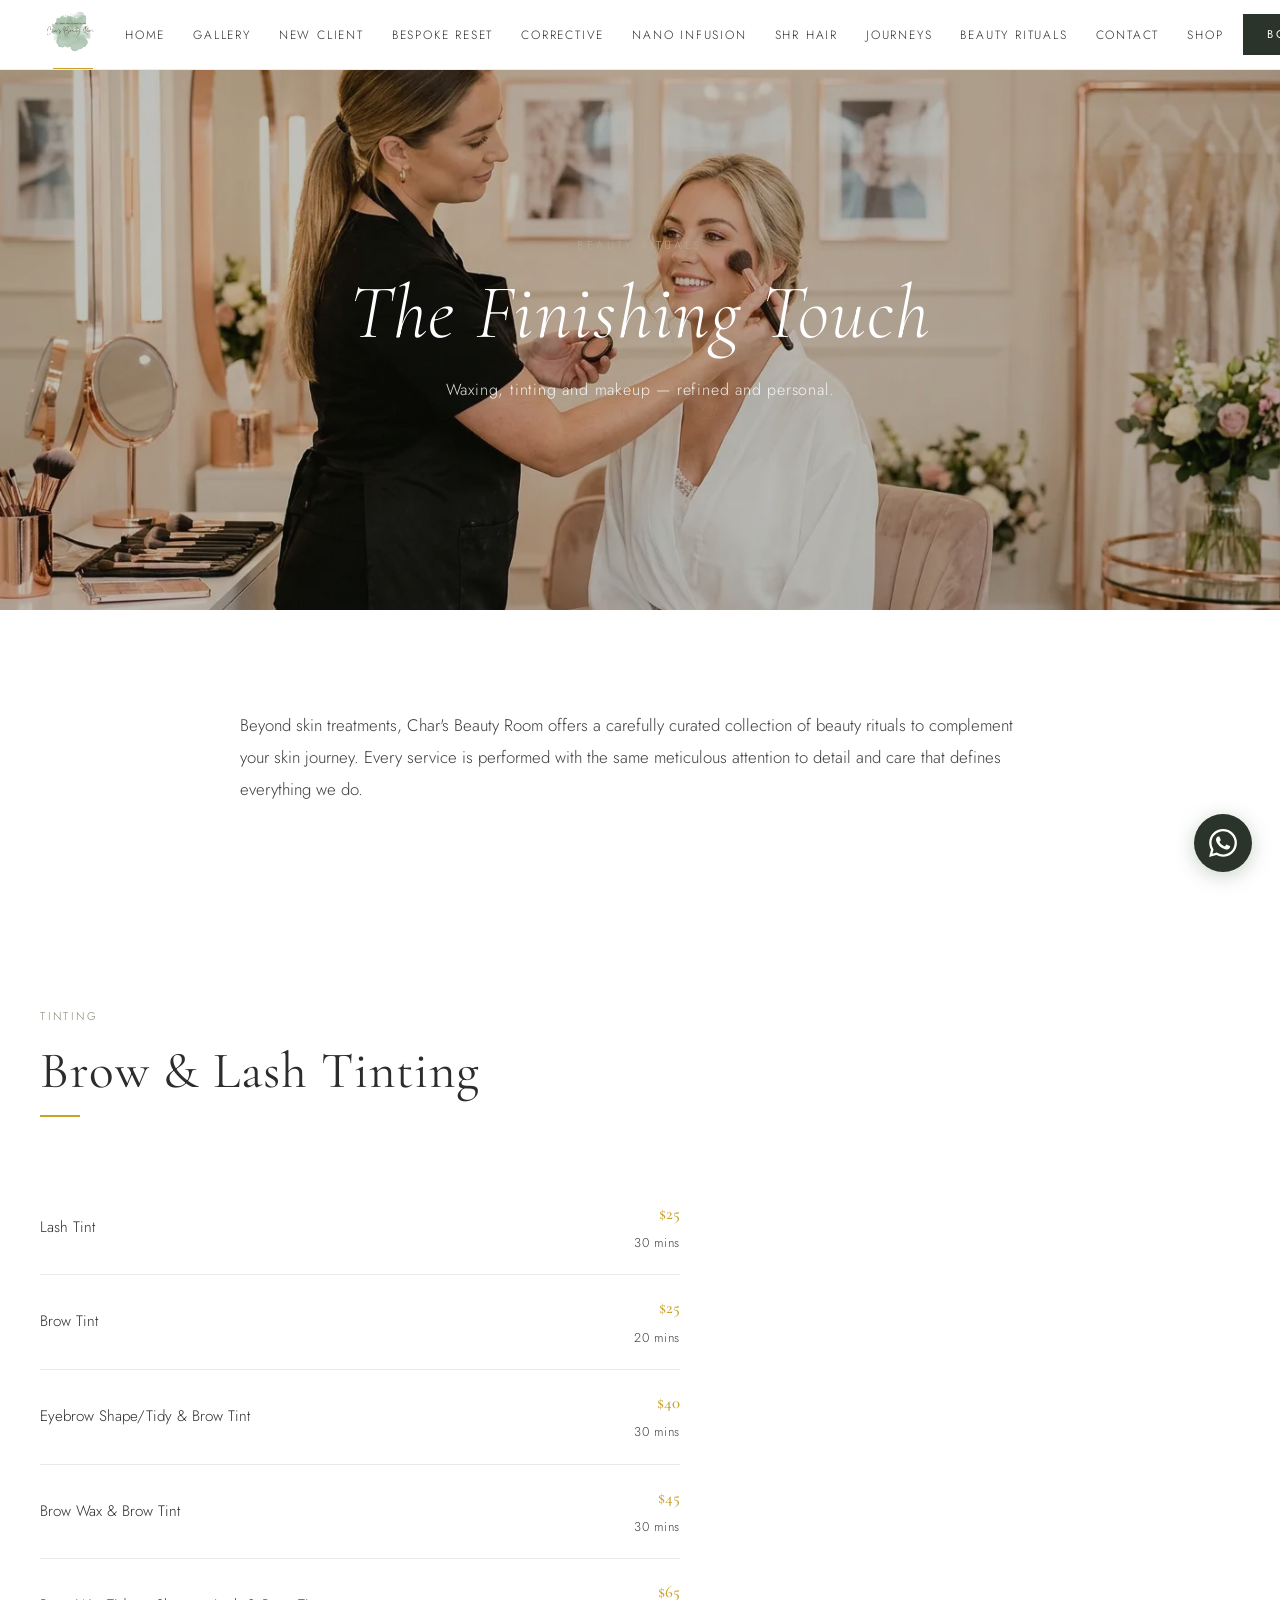
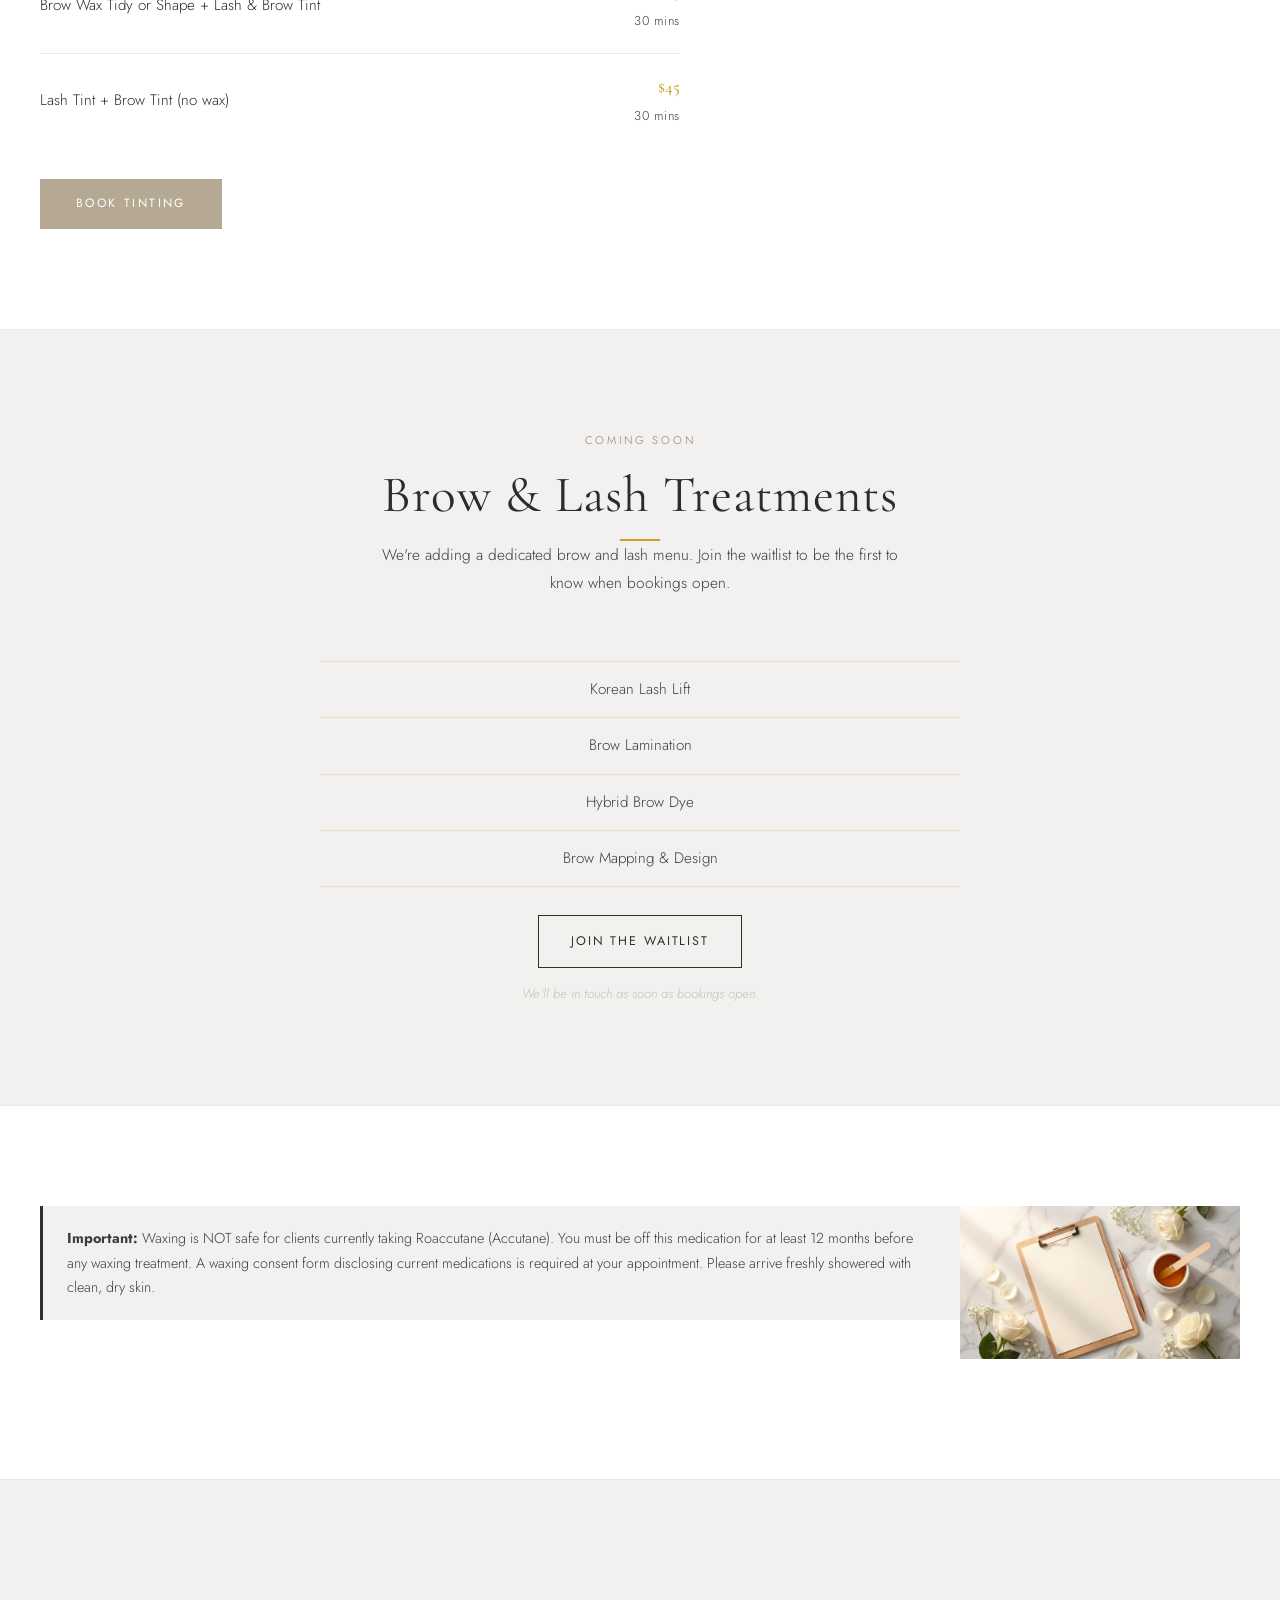
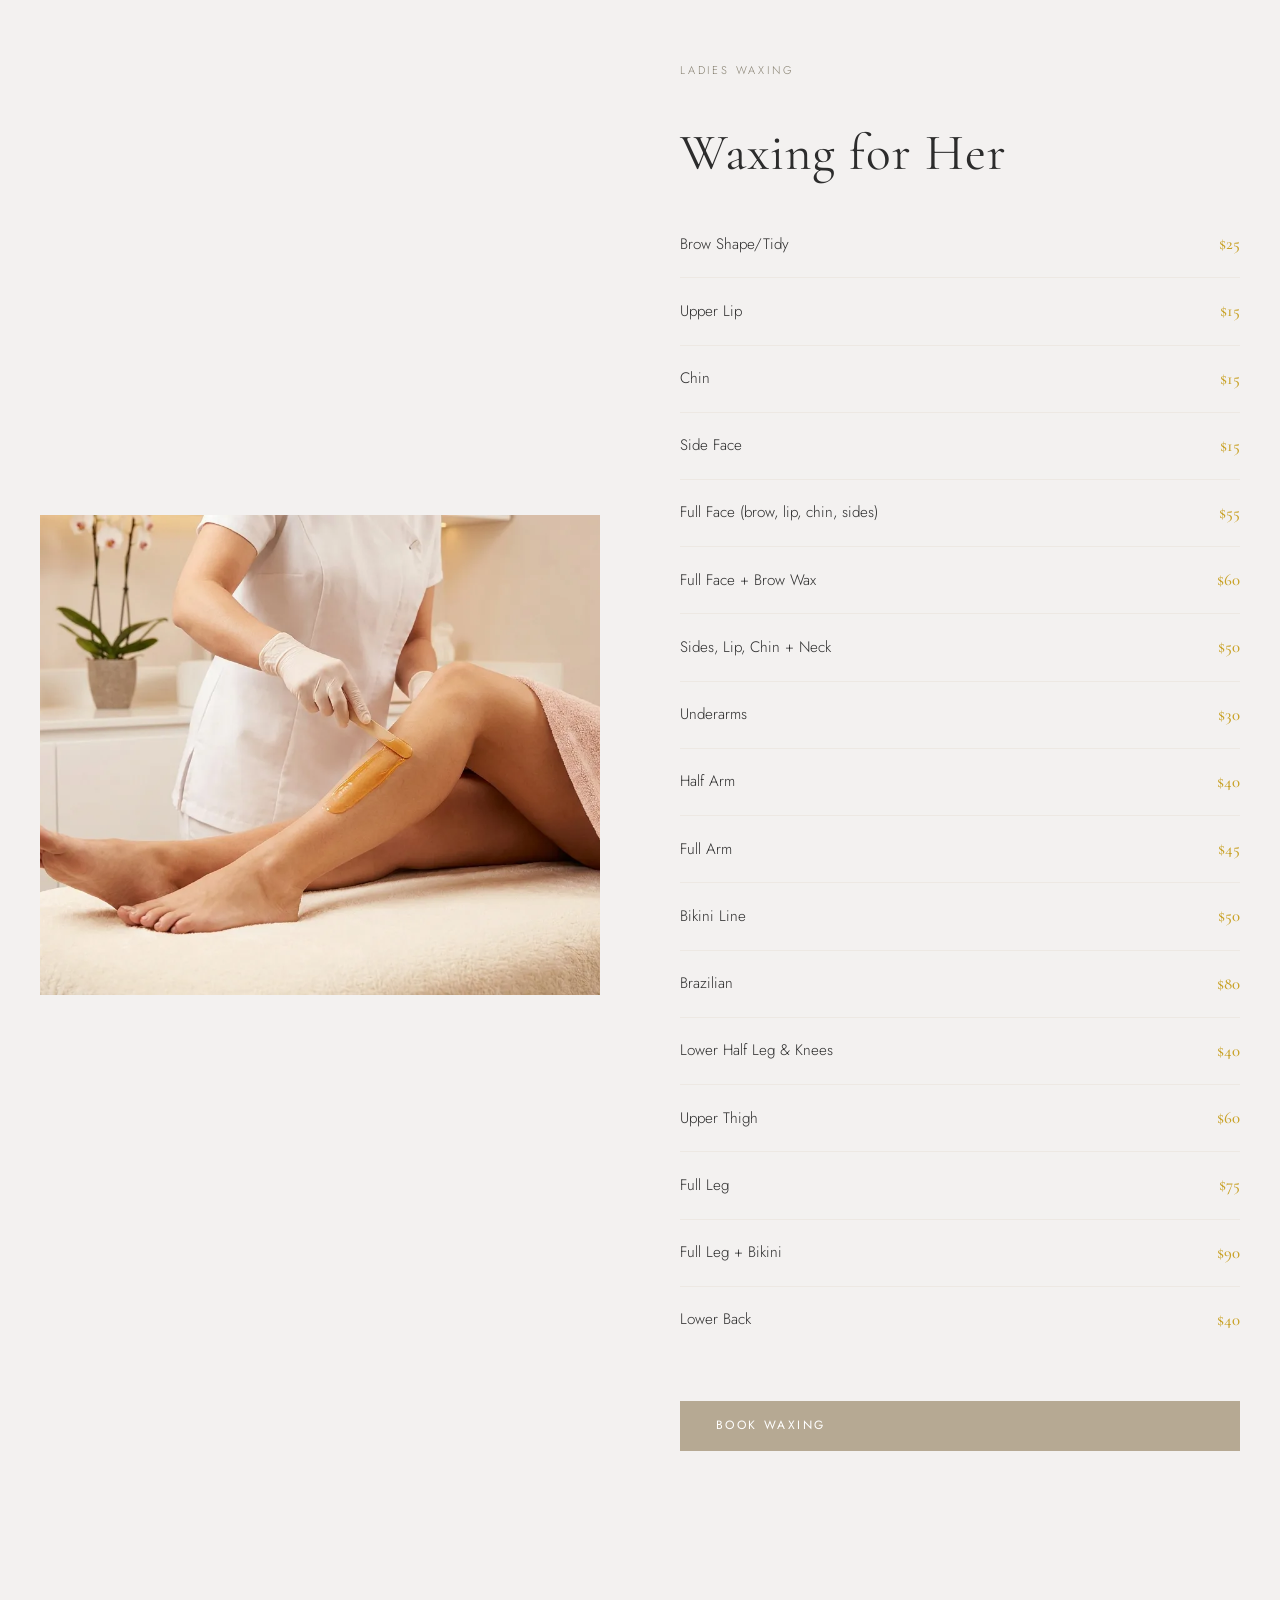
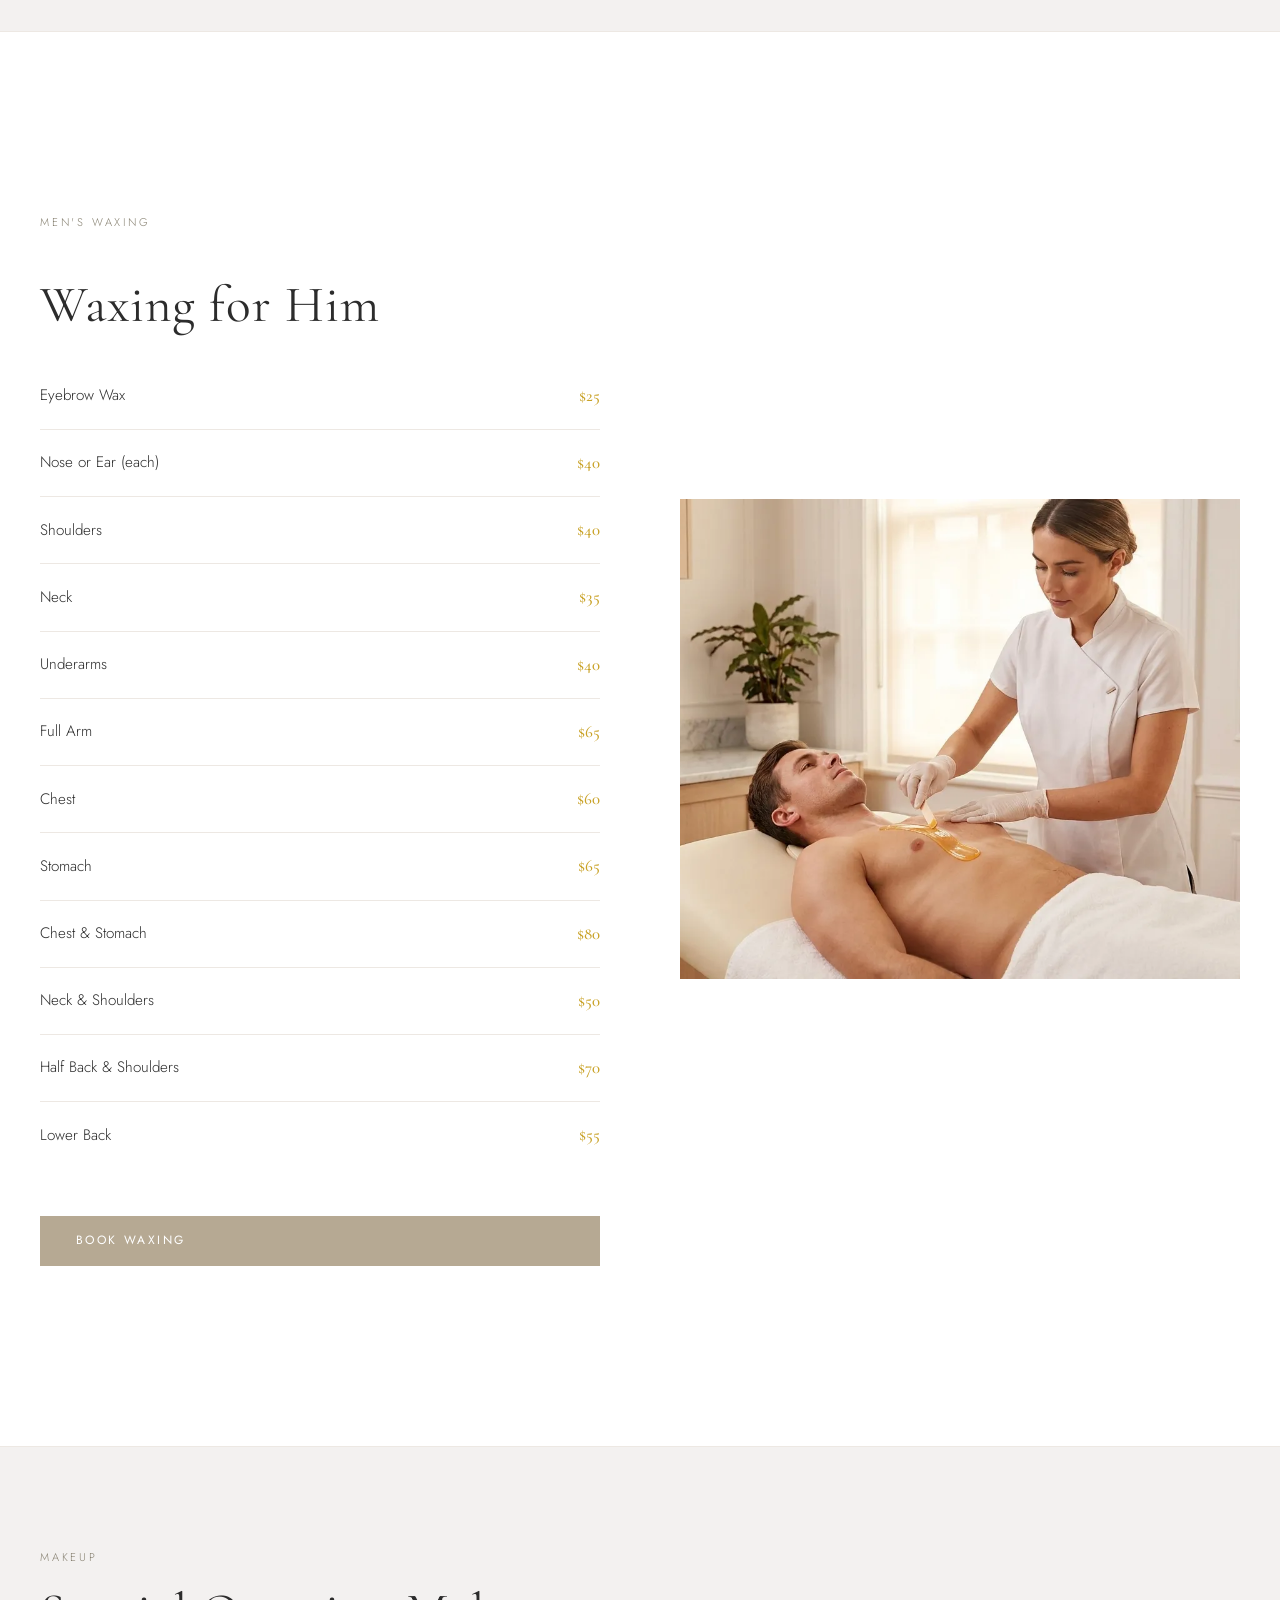
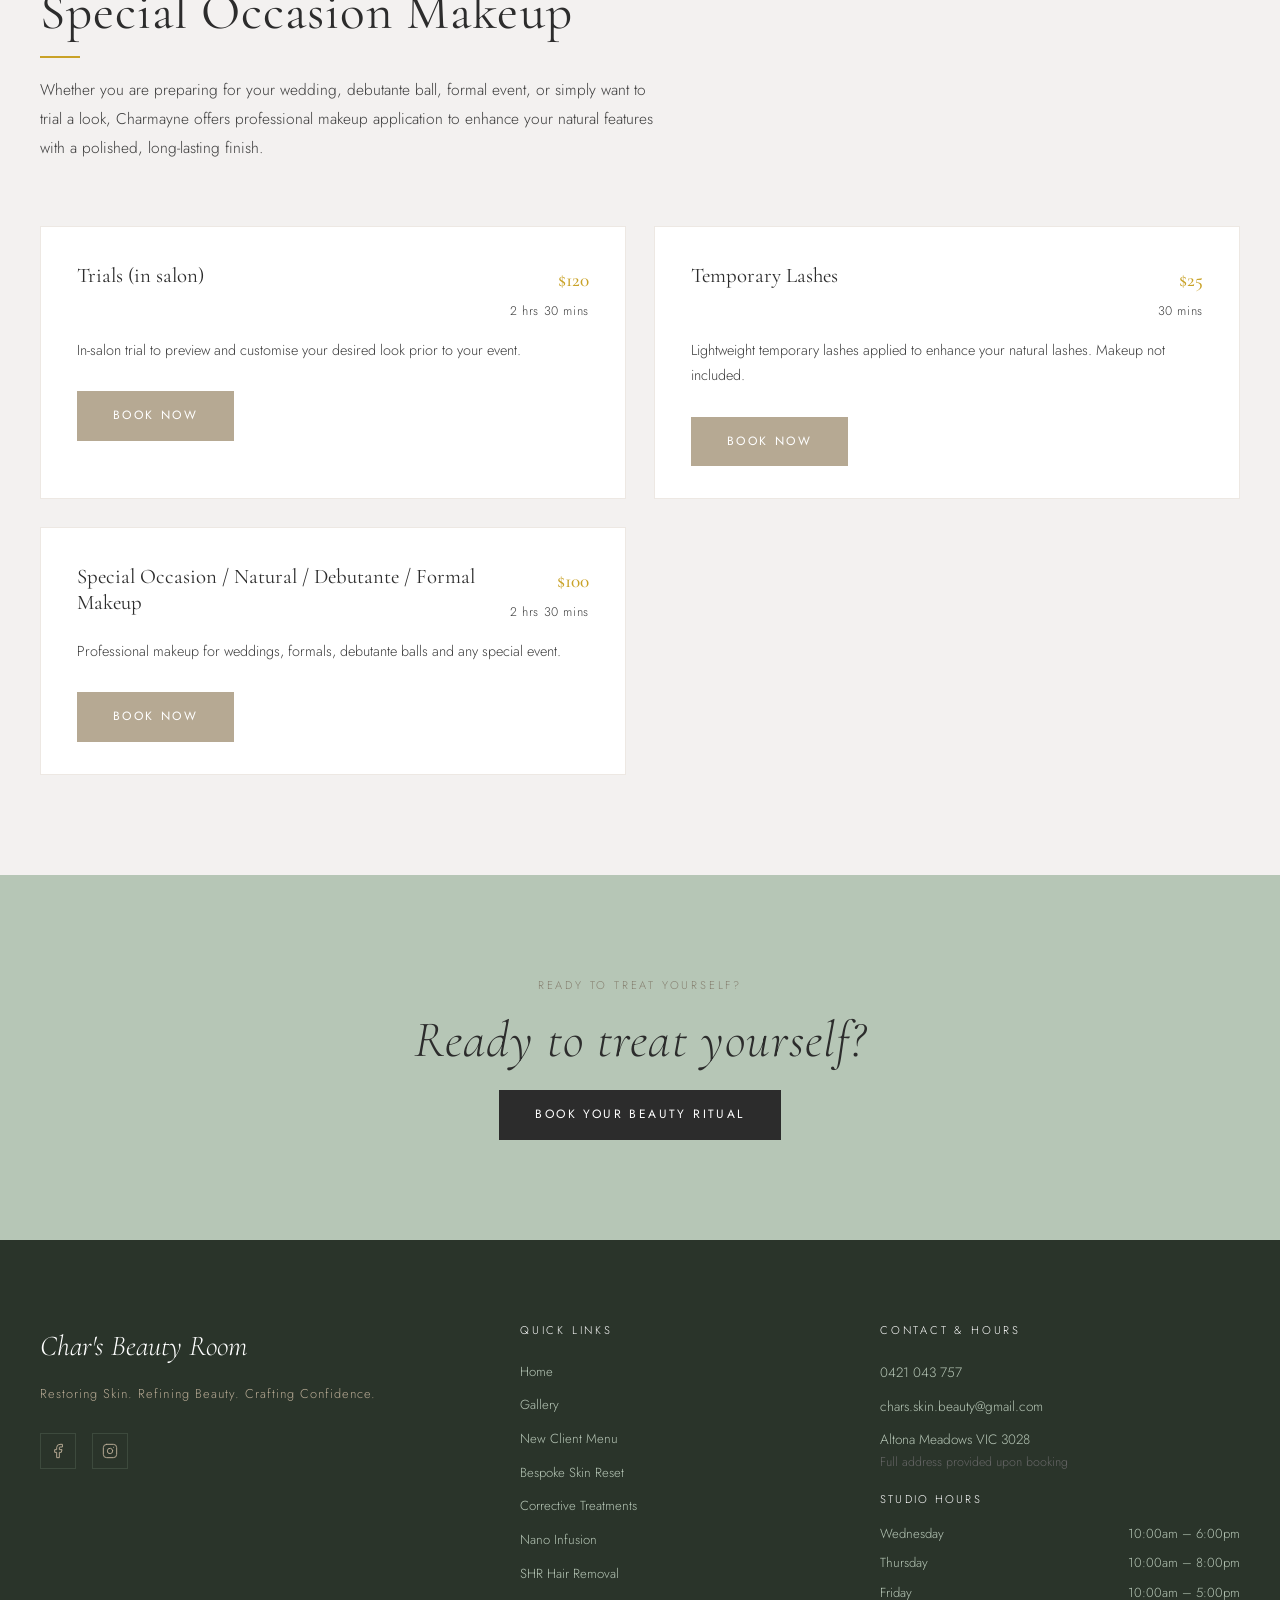
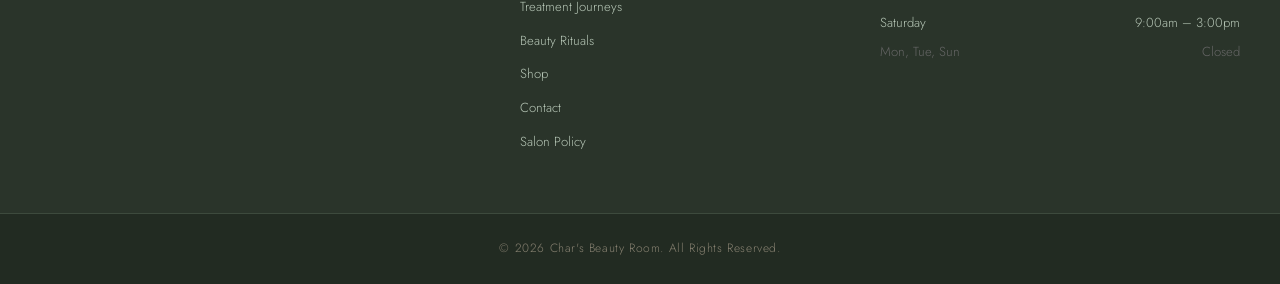
<file: beauty-rituals.html>
<!DOCTYPE html>
<html lang="en">
<head>
  <meta charset="UTF-8">
  <meta name="viewport" content="width=device-width, initial-scale=1.0">
  <meta name="description" content="Beauty Rituals at Char's Beauty Room — brow and lash tinting, ladies and men's waxing, and special occasion makeup. Altona Meadows, Melbourne.">
  <title>Beauty Rituals | Char's Beauty Room</title>
  <link rel="stylesheet" href="css/style.css">
  <link rel="icon" type="image/webp" href="images/LOGO.webp">
  <link rel="apple-touch-icon" href="images/LOGO.webp">
</head>
<body>

  <!-- NAVIGATION -->
  <nav class="site-nav" role="navigation" aria-label="Main navigation">
    <div class="nav-inner">
      <a href="index.html" class="nav-logo"><img src="images/LOGO.webp" alt="Char's Beauty Room" class="nav-logo-img"><span class="nav-logo-accent" aria-hidden="true"></span></a>
      <ul class="nav-links" role="list">
        <li><a href="index.html">Home</a></li>
        <li><a href="gallery.html">Gallery</a></li>
        <li><a href="new-client-menu.html">New Client</a></li>
        <li><a href="bespoke-skin-reset.html">Bespoke Reset</a></li>
        <li><a href="corrective-treatments.html">Corrective</a></li>
        <li><a href="nano-infusion.html">Nano Infusion</a></li>
        <li><a href="shr-hair-removal.html">SHR Hair</a></li>
        <li><a href="treatment-journeys.html">Journeys</a></li>
        <li><a href="beauty-rituals.html">Beauty Rituals</a></li>
        <li><a href="contact.html">Contact</a></li>
        <li><a href="shop.html">Shop</a></li>
      </ul>
      <div class="nav-right">
        <a href="https://charsbeautyroom.square.site/s/appointments" target="_blank" rel="noopener" class="btn-book-nav">Book Now</a>
        <button class="hamburger" id="hamburger" aria-label="Open menu" aria-expanded="false">
          <span></span><span></span><span></span>
        </button>
      </div>
    </div>
    <div class="nav-mobile" id="mobileNav">
      <a href="index.html">Home</a>
      <a href="gallery.html">Gallery</a>
      <a href="new-client-menu.html">New Client</a>
      <a href="bespoke-skin-reset.html">Bespoke Reset</a>
      <a href="corrective-treatments.html">Corrective</a>
      <a href="nano-infusion.html">Nano Infusion</a>
      <a href="shr-hair-removal.html">SHR Hair Removal</a>
      <a href="treatment-journeys.html">Treatment Journeys</a>
      <a href="beauty-rituals.html">Beauty Rituals</a>
      <a href="shop.html">Shop</a>
      <a href="contact.html">Contact</a>
      <a href="salon-policy.html">Salon Policy</a>
      <a href="https://charsbeautyroom.square.site/s/appointments" target="_blank" rel="noopener" class="btn-book-mobile">Book Now</a>
    </div>
  </nav>

  <!-- HERO -->
  <section class="hero hero-short">
    <div class="hero-bg" style="background-image: url('images/makeup.webp');"></div>
    <div class="hero-overlay"></div>
    <div class="hero-content">
      <span class="eyebrow fade-1">Beauty Rituals</span>
      <h1 class="fade-2">The Finishing Touch</h1>
      <p class="hero-sub fade-3">Waxing, tinting and makeup — refined and personal.</p>
    </div>
  </section>

  <!-- INTRO -->
  <section class="section section-white">
    <div class="section-inner" style="max-width:800px;">
      <p class="reveal" style="font-size:1.05rem;line-height:1.9;">Beyond skin treatments, Char's Beauty Room offers a carefully curated collection of beauty rituals to complement your skin journey. Every service is performed with the same meticulous attention to detail and care that defines everything we do.</p>
    </div>
  </section>

  <!-- TINTING -->
  <section class="section section-white">
    <div class="section-inner">
      <div class="section-header reveal">
        <span class="eyebrow">Tinting</span>
        <h2>Brow &amp; Lash Tinting</h2>
      </div>
      <table class="price-table reveal" style="max-width:640px;">
        <tbody>
          <tr>
            <td>Lash Tint</td>
            <td><span class="td-price">$25</span><br><span class="td-dur">30 mins</span></td>
          </tr>
          <tr>
            <td>Brow Tint</td>
            <td><span class="td-price">$25</span><br><span class="td-dur">20 mins</span></td>
          </tr>
          <tr>
            <td>Eyebrow Shape/Tidy &amp; Brow Tint</td>
            <td><span class="td-price">$40</span><br><span class="td-dur">30 mins</span></td>
          </tr>
          <tr>
            <td>Brow Wax &amp; Brow Tint</td>
            <td><span class="td-price">$45</span><br><span class="td-dur">30 mins</span></td>
          </tr>
          <tr>
            <td>Brow Wax Tidy or Shape + Lash &amp; Brow Tint</td>
            <td><span class="td-price">$65</span><br><span class="td-dur">30 mins</span></td>
          </tr>
          <tr>
            <td>Lash Tint + Brow Tint (no wax)</td>
            <td><span class="td-price">$45</span><br><span class="td-dur">30 mins</span></td>
          </tr>
        </tbody>
      </table>
      <div style="margin-top:32px;">
        <a href="https://charsbeautyroom.square.site/s/appointments" target="_blank" rel="noopener" class="btn-primary reveal">Book Tinting</a>
      </div>
    </div>
  </section>

  <hr class="section-divider">

  <!-- COMING SOON: BROW & LASH TREATMENTS -->
  <section class="section section-linen">
    <div class="section-inner" style="text-align:center;">
      <div class="section-header centered reveal">
        <span class="eyebrow">Coming Soon</span>
        <h2>Brow &amp; Lash Treatments</h2>
        <p style="max-width:520px;margin:0 auto;font-family:'Jost',sans-serif;font-weight:300;font-size:0.97rem;color:#3D3D3D;line-height:1.8;">We're adding a dedicated brow and lash menu. Join the waitlist to be the first to know when bookings open.</p>
      </div>
      <div class="coming-soon-section">
        <ul class="coming-soon-list">
          <li>Korean Lash Lift</li>
          <li>Brow Lamination</li>
          <li>Hybrid Brow Dye</li>
          <li>Brow Mapping &amp; Design</li>
        </ul>
        <a href="mailto:chars.skin.beauty@gmail.com?subject=Brow%20%26%20Lash%20Waitlist" class="btn-outlined-sage">Join the Waitlist</a>
        <span class="coming-soon-note">We'll be in touch as soon as bookings open.</span>
      </div>
    </div>
  </section>

  <hr class="section-divider">

  <!-- WAXING SAFETY WARNING -->
  <section class="section section-white">
    <div class="section-inner">
      <div class="reveal" style="overflow:hidden;">
        <img src="images/waxing-consent.webp" alt="Waxing consent and safety information" loading="lazy" class="wax-img-right">
        <div class="wax-warning">
          <strong>Important:</strong> Waxing is NOT safe for clients currently taking Roaccutane (Accutane). You must be off this medication for at least 12 months before any waxing treatment. A waxing consent form disclosing current medications is required at your appointment. Please arrive freshly showered with clean, dry skin.
        </div>
      </div>
    </div>
  </section>

  <hr class="section-divider">

  <!-- LADIES WAXING -->
  <section class="section section-linen">
    <div class="section-inner">
      <div class="beauty-section">
        <div class="beauty-section-img reveal">
          <img src="images/waxing-ladies.webp" alt="Ladies waxing service" loading="lazy">
        </div>
        <div class="beauty-section-content reveal">
          <span class="eyebrow">Ladies Waxing</span>
          <h2>Waxing for Her</h2>
          <table class="price-table" style="margin-top:8px;">
            <tbody>
              <tr><td>Brow Shape/Tidy</td><td><span class="td-price">$25</span></td></tr>
              <tr><td>Upper Lip</td><td><span class="td-price">$15</span></td></tr>
              <tr><td>Chin</td><td><span class="td-price">$15</span></td></tr>
              <tr><td>Side Face</td><td><span class="td-price">$15</span></td></tr>
              <tr><td>Full Face (brow, lip, chin, sides)</td><td><span class="td-price">$55</span></td></tr>
              <tr><td>Full Face + Brow Wax</td><td><span class="td-price">$60</span></td></tr>
              <tr><td>Sides, Lip, Chin + Neck</td><td><span class="td-price">$50</span></td></tr>
              <tr><td>Underarms</td><td><span class="td-price">$30</span></td></tr>
              <tr><td>Half Arm</td><td><span class="td-price">$40</span></td></tr>
              <tr><td>Full Arm</td><td><span class="td-price">$45</span></td></tr>
              <tr><td>Bikini Line</td><td><span class="td-price">$50</span></td></tr>
              <tr><td>Brazilian</td><td><span class="td-price">$80</span></td></tr>
              <tr><td>Lower Half Leg &amp; Knees</td><td><span class="td-price">$40</span></td></tr>
              <tr><td>Upper Thigh</td><td><span class="td-price">$60</span></td></tr>
              <tr><td>Full Leg</td><td><span class="td-price">$75</span></td></tr>
              <tr><td>Full Leg + Bikini</td><td><span class="td-price">$90</span></td></tr>
              <tr><td>Lower Back</td><td><span class="td-price">$40</span></td></tr>
            </tbody>
          </table>
          <a href="https://charsbeautyroom.square.site/s/appointments" target="_blank" rel="noopener" class="btn-primary" style="margin-top:28px;">Book Waxing</a>
        </div>
      </div>
    </div>
  </section>

  <hr class="section-divider">

  <!-- MEN'S WAXING -->
  <section class="section section-white">
    <div class="section-inner">
      <div class="beauty-section" style="direction:rtl;">
        <div class="beauty-section-img reveal" style="direction:ltr;">
          <img src="images/waxing-men.webp" alt="Men's waxing service" loading="lazy">
        </div>
        <div class="beauty-section-content reveal" style="direction:ltr;">
          <span class="eyebrow">Men's Waxing</span>
          <h2>Waxing for Him</h2>
          <table class="price-table" style="margin-top:8px;">
            <tbody>
              <tr><td>Eyebrow Wax</td><td><span class="td-price">$25</span></td></tr>
              <tr><td>Nose or Ear (each)</td><td><span class="td-price">$40</span></td></tr>
              <tr><td>Shoulders</td><td><span class="td-price">$40</span></td></tr>
              <tr><td>Neck</td><td><span class="td-price">$35</span></td></tr>
              <tr><td>Underarms</td><td><span class="td-price">$40</span></td></tr>
              <tr><td>Full Arm</td><td><span class="td-price">$65</span></td></tr>
              <tr><td>Chest</td><td><span class="td-price">$60</span></td></tr>
              <tr><td>Stomach</td><td><span class="td-price">$65</span></td></tr>
              <tr><td>Chest &amp; Stomach</td><td><span class="td-price">$80</span></td></tr>
              <tr><td>Neck &amp; Shoulders</td><td><span class="td-price">$50</span></td></tr>
              <tr><td>Half Back &amp; Shoulders</td><td><span class="td-price">$70</span></td></tr>
              <tr><td>Lower Back</td><td><span class="td-price">$55</span></td></tr>
            </tbody>
          </table>
          <a href="https://charsbeautyroom.square.site/s/appointments" target="_blank" rel="noopener" class="btn-primary" style="margin-top:28px;">Book Waxing</a>
        </div>
      </div>
    </div>
  </section>

  <hr class="section-divider">

  <!-- MAKEUP -->
  <section class="section section-linen">
    <div class="section-inner">
      <div class="section-header reveal">
        <span class="eyebrow">Makeup</span>
        <h2>Special Occasion Makeup</h2>
        <p style="margin-top:18px;max-width:620px;font-size:0.97rem;line-height:1.85;">Whether you are preparing for your wedding, debutante ball, formal event, or simply want to trial a look, Charmayne offers professional makeup application to enhance your natural features with a polished, long-lasting finish.</p>
      </div>
      <div class="treatment-cards">

        <div class="treatment-card reveal">
          <div class="treatment-card-header">
            <h3>Trials (in salon)</h3>
            <div class="treatment-card-meta">
              <span class="price">$120</span>
              <span class="duration">2 hrs 30 mins</span>
            </div>
          </div>
          <p>In-salon trial to preview and customise your desired look prior to your event.</p>
          <a href="https://charsbeautyroom.square.site/s/appointments" target="_blank" rel="noopener" class="btn-primary">Book Now</a>
        </div>

        <div class="treatment-card reveal">
          <div class="treatment-card-header">
            <h3>Temporary Lashes</h3>
            <div class="treatment-card-meta">
              <span class="price">$25</span>
              <span class="duration">30 mins</span>
            </div>
          </div>
          <p>Lightweight temporary lashes applied to enhance your natural lashes. Makeup not included.</p>
          <a href="https://charsbeautyroom.square.site/s/appointments" target="_blank" rel="noopener" class="btn-primary">Book Now</a>
        </div>

        <div class="treatment-card reveal">
          <div class="treatment-card-header">
            <h3>Special Occasion / Natural / Debutante / Formal Makeup</h3>
            <div class="treatment-card-meta">
              <span class="price">$100</span>
              <span class="duration">2 hrs 30 mins</span>
            </div>
          </div>
          <p>Professional makeup for weddings, formals, debutante balls and any special event.</p>
          <a href="https://charsbeautyroom.square.site/s/appointments" target="_blank" rel="noopener" class="btn-primary">Book Now</a>
        </div>

      </div>
    </div>
  </section>

  <!-- CTA BANNER -->
    <section class="cta-banner" style="text-align:center;">
    <div class="section-inner">
      <span class="eyebrow reveal">Ready to treat yourself?</span>
      <h2 class="reveal"><em>Ready to treat yourself?</em></h2>
      <a href="https://charsbeautyroom.square.site/s/appointments" target="_blank" rel="noopener" class="btn-hp-sage reveal">Book Your Beauty Ritual</a>
    </div>
  </section>

  <!-- FOOTER -->
  <footer class="site-footer">
    <div class="footer-inner">
      <div class="footer-col">
        <span class="footer-brand-name">Char's Beauty Room</span>
        <p class="footer-tagline">Restoring Skin. Refining Beauty. Crafting Confidence.</p>
        <div class="footer-socials">
          <a href="https://www.facebook.com/share/16y8bG85gF/" target="_blank" rel="noopener" aria-label="Facebook">
            <svg viewBox="0 0 24 24" aria-hidden="true"><path d="M18 2h-3a5 5 0 0 0-5 5v3H7v4h3v8h4v-8h3l1-4h-4V7a1 1 0 0 1 1-1h3z"/></svg>
          </a>
          <a href="https://www.instagram.com/charsbeautyroom" target="_blank" rel="noopener" aria-label="Instagram">
            <svg viewBox="0 0 24 24" aria-hidden="true"><rect x="2" y="2" width="20" height="20" rx="5" ry="5"/><path d="M16 11.37A4 4 0 1 1 12.63 8 4 4 0 0 1 16 11.37z"/><line x1="17.5" y1="6.5" x2="17.51" y2="6.5"/></svg>
          </a>
        </div>
      </div>
      <div class="footer-col">
        <h4>Quick Links</h4>
        <nav class="footer-links">
          <a href="index.html">Home</a>
          <a href="gallery.html">Gallery</a>
          <a href="new-client-menu.html">New Client Menu</a>
          <a href="bespoke-skin-reset.html">Bespoke Skin Reset</a>
          <a href="corrective-treatments.html">Corrective Treatments</a>
          <a href="nano-infusion.html">Nano Infusion</a>
          <a href="shr-hair-removal.html">SHR Hair Removal</a>
          <a href="treatment-journeys.html">Treatment Journeys</a>
          <a href="beauty-rituals.html">Beauty Rituals</a>
          <a href="shop.html">Shop</a>
          <a href="contact.html">Contact</a>
      <a href="salon-policy.html">Salon Policy</a>
        </nav>
      </div>
      <div class="footer-col">
        <h4>Contact &amp; Hours</h4>
        <div class="footer-contact">
          <a href="tel:0421043757">0421 043 757</a>
          <a href="mailto:chars.skin.beauty@gmail.com">chars.skin.beauty@gmail.com</a>
          <p>Altona Meadows VIC 3028<br><small style="font-size:0.78rem;color:#666;">Full address provided upon booking</small></p>
        </div>
        <div class="footer-hours">
          <p class="footer-hours-title">Studio Hours</p>
          <table>
            <tr><td>Wednesday</td><td>10:00am – 6:00pm</td></tr>
            <tr><td>Thursday</td><td>10:00am – 8:00pm</td></tr>
            <tr><td>Friday</td><td>10:00am – 5:00pm</td></tr>
            <tr><td>Saturday</td><td>9:00am – 3:00pm</td></tr>
            <tr><td style="color:#666;">Mon, Tue, Sun</td><td style="color:#666;">Closed</td></tr>
          </table>
        </div>
      </div>
    </div>
    <div class="footer-bottom">
      <p>&copy; 2026 Char's Beauty Room. All Rights Reserved.</p>
    </div>
  </footer>


  <!-- WHATSAPP FLOATING WIDGET -->
  <div class="wa-widget">
    <span class="wa-tooltip">Chat with us</span>
    <a href="https://wa.me/61421043757" target="_blank" rel="noopener" class="wa-btn" aria-label="Chat on WhatsApp">
      <svg viewBox="0 0 24 24" xmlns="http://www.w3.org/2000/svg" aria-hidden="true">
        <path d="M17.472 14.382c-.297-.149-1.758-.867-2.03-.967-.273-.099-.471-.148-.67.15-.197.297-.767.966-.94 1.164-.173.199-.347.223-.644.075-.297-.15-1.255-.463-2.39-1.475-.883-.788-1.48-1.761-1.653-2.059-.173-.297-.018-.458.13-.606.134-.133.298-.347.446-.52.149-.174.198-.298.298-.497.099-.198.05-.371-.025-.52-.075-.149-.669-1.612-.916-2.207-.242-.579-.487-.5-.669-.51-.173-.008-.371-.01-.57-.01-.198 0-.52.074-.792.372-.272.297-1.04 1.016-1.04 2.479 0 1.462 1.065 2.875 1.213 3.074.149.198 2.096 3.2 5.077 4.487.709.306 1.262.489 1.694.625.712.227 1.36.195 1.871.118.571-.085 1.758-.719 2.006-1.413.248-.694.248-1.289.173-1.413-.074-.124-.272-.198-.57-.347m-5.421 7.403h-.004a9.87 9.87 0 01-5.031-1.378l-.361-.214-3.741.982.998-3.648-.235-.374a9.86 9.86 0 01-1.51-5.26c.001-5.45 4.436-9.884 9.888-9.884 2.64 0 5.122 1.03 6.988 2.898a9.825 9.825 0 012.893 6.994c-.003 5.45-4.437 9.884-9.885 9.884m8.413-18.297A11.815 11.815 0 0012.05 0C5.495 0 .16 5.335.157 11.892c0 2.096.547 4.142 1.588 5.945L.057 24l6.305-1.654a11.882 11.882 0 005.683 1.448h.005c6.554 0 11.89-5.335 11.893-11.893a11.821 11.821 0 00-3.48-8.413z"/>
      </svg>
    </a>
  </div>

  <!-- STICKY MOBILE BOOK NOW -->
  <a href="https://charsbeautyroom.square.site/s/appointments" target="_blank" rel="noopener" class="sticky-book-btn" aria-label="Book Now">Book Now</a>

  <script src="js/main.js"></script>
</body>
</html>
</file>
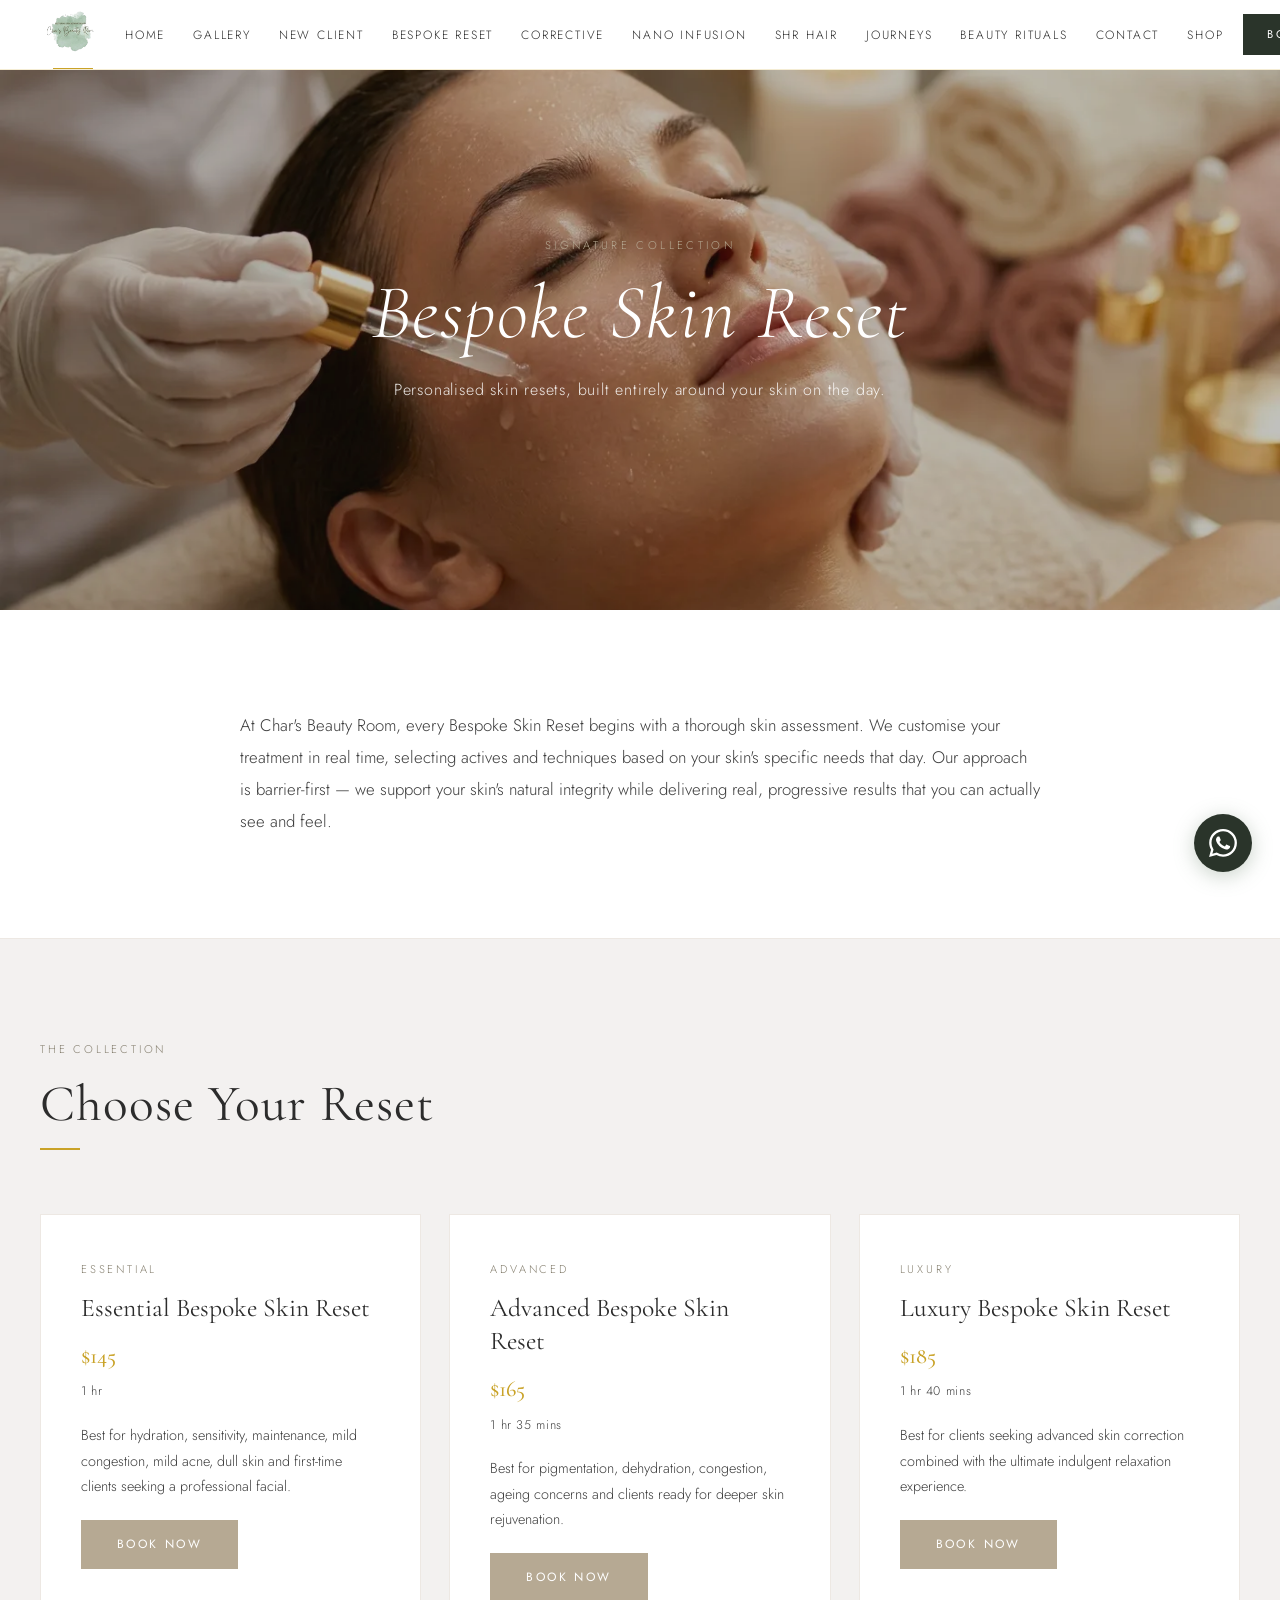
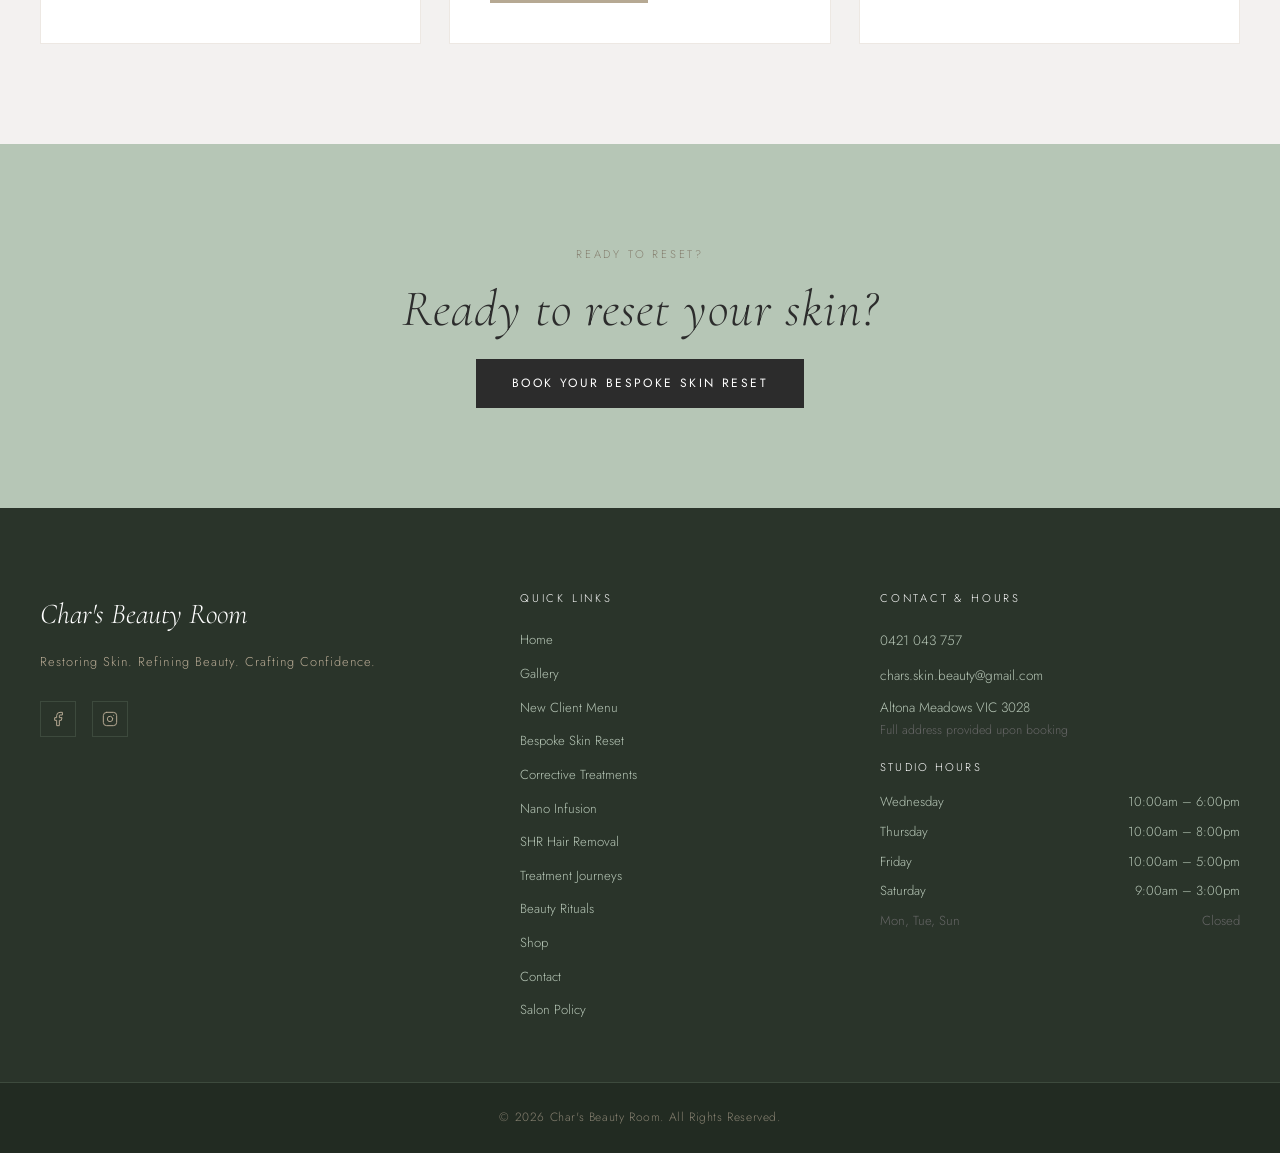
<file: bespoke-skin-reset.html>
<!DOCTYPE html>
<html lang="en">
<head>
  <meta charset="UTF-8">
  <meta name="viewport" content="width=device-width, initial-scale=1.0">
  <meta name="description" content="Bespoke Skin Reset facials at Char's Beauty Room — personalised, adaptive skin treatments built entirely around your skin on the day. Altona Meadows, Melbourne.">
  <title>Bespoke Skin Reset | Char's Beauty Room</title>
  <link rel="stylesheet" href="css/style.css">
  <link rel="icon" type="image/webp" href="images/LOGO.webp">
  <link rel="apple-touch-icon" href="images/LOGO.webp">
</head>
<body>

  <!-- NAVIGATION -->
  <nav class="site-nav" role="navigation" aria-label="Main navigation">
    <div class="nav-inner">
      <a href="index.html" class="nav-logo"><img src="images/LOGO.webp" alt="Char's Beauty Room" class="nav-logo-img"><span class="nav-logo-accent" aria-hidden="true"></span></a>
      <ul class="nav-links" role="list">
        <li><a href="index.html">Home</a></li>
        <li><a href="gallery.html">Gallery</a></li>
        <li><a href="new-client-menu.html">New Client</a></li>
        <li><a href="bespoke-skin-reset.html">Bespoke Reset</a></li>
        <li><a href="corrective-treatments.html">Corrective</a></li>
        <li><a href="nano-infusion.html">Nano Infusion</a></li>
        <li><a href="shr-hair-removal.html">SHR Hair</a></li>
        <li><a href="treatment-journeys.html">Journeys</a></li>
        <li><a href="beauty-rituals.html">Beauty Rituals</a></li>
        <li><a href="contact.html">Contact</a></li>
        <li><a href="shop.html">Shop</a></li>
      </ul>
      <div class="nav-right">
        <a href="https://charsbeautyroom.square.site/s/appointments" target="_blank" rel="noopener" class="btn-book-nav">Book Now</a>
        <button class="hamburger" id="hamburger" aria-label="Open menu" aria-expanded="false">
          <span></span><span></span><span></span>
        </button>
      </div>
    </div>
    <div class="nav-mobile" id="mobileNav">
      <a href="index.html">Home</a>
      <a href="gallery.html">Gallery</a>
      <a href="new-client-menu.html">New Client</a>
      <a href="bespoke-skin-reset.html">Bespoke Reset</a>
      <a href="corrective-treatments.html">Corrective</a>
      <a href="nano-infusion.html">Nano Infusion</a>
      <a href="shr-hair-removal.html">SHR Hair Removal</a>
      <a href="treatment-journeys.html">Treatment Journeys</a>
      <a href="beauty-rituals.html">Beauty Rituals</a>
      <a href="shop.html">Shop</a>
      <a href="contact.html">Contact</a>
      <a href="salon-policy.html">Salon Policy</a>
      <a href="https://charsbeautyroom.square.site/s/appointments" target="_blank" rel="noopener" class="btn-book-mobile">Book Now</a>
    </div>
  </nav>

  <!-- HERO -->
  <section class="hero hero-short">
    <div class="hero-bg" style="background-image: url('images/bespoke-skin-reset.webp');"></div>
    <div class="hero-overlay"></div>
    <div class="hero-content">
      <span class="eyebrow fade-1">Signature Collection</span>
      <h1 class="fade-2">Bespoke Skin Reset</h1>
      <p class="hero-sub fade-3">Personalised skin resets, built entirely around your skin on the day.</p>
    </div>
  </section>

  <!-- INTRO -->
  <!-- TODO: Replace with Charmayne's personalised barrier-first intro paragraph when provided -->
  <section class="section section-white">
    <div class="section-inner" style="max-width:800px;">
      <p class="reveal" style="font-size:1.05rem;line-height:1.9;">At Char's Beauty Room, every Bespoke Skin Reset begins with a thorough skin assessment. We customise your treatment in real time, selecting actives and techniques based on your skin's specific needs that day. Our approach is barrier-first — we support your skin's natural integrity while delivering real, progressive results that you can actually see and feel.</p>
    </div>
  </section>

  <hr class="section-divider">

  <!-- BESPOKE COLLECTION -->
  <section class="section section-linen">
    <div class="section-inner">
      <div class="section-header reveal">
        <span class="eyebrow">The Collection</span>
        <h2>Choose Your Reset</h2>
      </div>
      <div class="feature-cards">

        <div class="feature-card reveal">
          <span class="eyebrow">Essential</span>
          <h3>Essential Bespoke Skin Reset</h3>
          <span class="price">$145</span>
          <span class="duration">1 hr</span>
          <p>Best for hydration, sensitivity, maintenance, mild congestion, mild acne, dull skin and first-time clients seeking a professional facial.</p>
          <a href="https://charsbeautyroom.square.site/s/appointments" target="_blank" rel="noopener" class="btn-primary">Book Now</a>
        </div>

        <div class="feature-card reveal">
          <span class="eyebrow">Advanced</span>
          <h3>Advanced Bespoke Skin Reset</h3>
          <span class="price">$165</span>
          <span class="duration">1 hr 35 mins</span>
          <p>Best for pigmentation, dehydration, congestion, ageing concerns and clients ready for deeper skin rejuvenation.</p>
          <a href="https://charsbeautyroom.square.site/s/appointments" target="_blank" rel="noopener" class="btn-primary">Book Now</a>
        </div>

        <div class="feature-card reveal">
          <span class="eyebrow">Luxury</span>
          <h3>Luxury Bespoke Skin Reset</h3>
          <span class="price">$185</span>
          <span class="duration">1 hr 40 mins</span>
          <p>Best for clients seeking advanced skin correction combined with the ultimate indulgent relaxation experience.</p>
          <a href="https://charsbeautyroom.square.site/s/appointments" target="_blank" rel="noopener" class="btn-primary">Book Now</a>
        </div>

      </div>
    </div>
  </section>


  <!-- CTA BANNER -->
    <section class="cta-banner" style="text-align:center;">
    <div class="section-inner">
      <span class="eyebrow reveal">Ready to reset?</span>
      <h2 class="reveal"><em>Ready to reset your skin?</em></h2>
      <a href="https://charsbeautyroom.square.site/s/appointments" target="_blank" rel="noopener" class="btn-hp-sage reveal">Book Your Bespoke Skin Reset</a>
    </div>
  </section>

  <!-- FOOTER -->
  <footer class="site-footer">
    <div class="footer-inner">
      <div class="footer-col">
        <span class="footer-brand-name">Char's Beauty Room</span>
        <p class="footer-tagline">Restoring Skin. Refining Beauty. Crafting Confidence.</p>
        <div class="footer-socials">
          <a href="https://www.facebook.com/share/16y8bG85gF/" target="_blank" rel="noopener" aria-label="Facebook">
            <svg viewBox="0 0 24 24" aria-hidden="true"><path d="M18 2h-3a5 5 0 0 0-5 5v3H7v4h3v8h4v-8h3l1-4h-4V7a1 1 0 0 1 1-1h3z"/></svg>
          </a>
          <a href="https://www.instagram.com/charsbeautyroom" target="_blank" rel="noopener" aria-label="Instagram">
            <svg viewBox="0 0 24 24" aria-hidden="true"><rect x="2" y="2" width="20" height="20" rx="5" ry="5"/><path d="M16 11.37A4 4 0 1 1 12.63 8 4 4 0 0 1 16 11.37z"/><line x1="17.5" y1="6.5" x2="17.51" y2="6.5"/></svg>
          </a>
        </div>
      </div>
      <div class="footer-col">
        <h4>Quick Links</h4>
        <nav class="footer-links">
          <a href="index.html">Home</a>
          <a href="gallery.html">Gallery</a>
          <a href="new-client-menu.html">New Client Menu</a>
          <a href="bespoke-skin-reset.html">Bespoke Skin Reset</a>
          <a href="corrective-treatments.html">Corrective Treatments</a>
          <a href="nano-infusion.html">Nano Infusion</a>
          <a href="shr-hair-removal.html">SHR Hair Removal</a>
          <a href="treatment-journeys.html">Treatment Journeys</a>
          <a href="beauty-rituals.html">Beauty Rituals</a>
          <a href="shop.html">Shop</a>
          <a href="contact.html">Contact</a>
      <a href="salon-policy.html">Salon Policy</a>
        </nav>
      </div>
      <div class="footer-col">
        <h4>Contact &amp; Hours</h4>
        <div class="footer-contact">
          <a href="tel:0421043757">0421 043 757</a>
          <a href="mailto:chars.skin.beauty@gmail.com">chars.skin.beauty@gmail.com</a>
          <p>Altona Meadows VIC 3028<br><small style="font-size:0.78rem;color:#666;">Full address provided upon booking</small></p>
        </div>
        <div class="footer-hours">
          <p class="footer-hours-title">Studio Hours</p>
          <table>
            <tr><td>Wednesday</td><td>10:00am – 6:00pm</td></tr>
            <tr><td>Thursday</td><td>10:00am – 8:00pm</td></tr>
            <tr><td>Friday</td><td>10:00am – 5:00pm</td></tr>
            <tr><td>Saturday</td><td>9:00am – 3:00pm</td></tr>
            <tr><td style="color:#666;">Mon, Tue, Sun</td><td style="color:#666;">Closed</td></tr>
          </table>
        </div>
      </div>
    </div>
    <div class="footer-bottom">
      <p>&copy; 2026 Char's Beauty Room. All Rights Reserved.</p>
    </div>
  </footer>


  <!-- WHATSAPP FLOATING WIDGET -->
  <div class="wa-widget">
    <span class="wa-tooltip">Chat with us</span>
    <a href="https://wa.me/61421043757" target="_blank" rel="noopener" class="wa-btn" aria-label="Chat on WhatsApp">
      <svg viewBox="0 0 24 24" xmlns="http://www.w3.org/2000/svg" aria-hidden="true">
        <path d="M17.472 14.382c-.297-.149-1.758-.867-2.03-.967-.273-.099-.471-.148-.67.15-.197.297-.767.966-.94 1.164-.173.199-.347.223-.644.075-.297-.15-1.255-.463-2.39-1.475-.883-.788-1.48-1.761-1.653-2.059-.173-.297-.018-.458.13-.606.134-.133.298-.347.446-.52.149-.174.198-.298.298-.497.099-.198.05-.371-.025-.52-.075-.149-.669-1.612-.916-2.207-.242-.579-.487-.5-.669-.51-.173-.008-.371-.01-.57-.01-.198 0-.52.074-.792.372-.272.297-1.04 1.016-1.04 2.479 0 1.462 1.065 2.875 1.213 3.074.149.198 2.096 3.2 5.077 4.487.709.306 1.262.489 1.694.625.712.227 1.36.195 1.871.118.571-.085 1.758-.719 2.006-1.413.248-.694.248-1.289.173-1.413-.074-.124-.272-.198-.57-.347m-5.421 7.403h-.004a9.87 9.87 0 01-5.031-1.378l-.361-.214-3.741.982.998-3.648-.235-.374a9.86 9.86 0 01-1.51-5.26c.001-5.45 4.436-9.884 9.888-9.884 2.64 0 5.122 1.03 6.988 2.898a9.825 9.825 0 012.893 6.994c-.003 5.45-4.437 9.884-9.885 9.884m8.413-18.297A11.815 11.815 0 0012.05 0C5.495 0 .16 5.335.157 11.892c0 2.096.547 4.142 1.588 5.945L.057 24l6.305-1.654a11.882 11.882 0 005.683 1.448h.005c6.554 0 11.89-5.335 11.893-11.893a11.821 11.821 0 00-3.48-8.413z"/>
      </svg>
    </a>
  </div>

  <!-- STICKY MOBILE BOOK NOW -->
  <a href="https://charsbeautyroom.square.site/s/appointments" target="_blank" rel="noopener" class="sticky-book-btn" aria-label="Book Now">Book Now</a>

  <script src="js/main.js"></script>
</body>
</html>
</file>
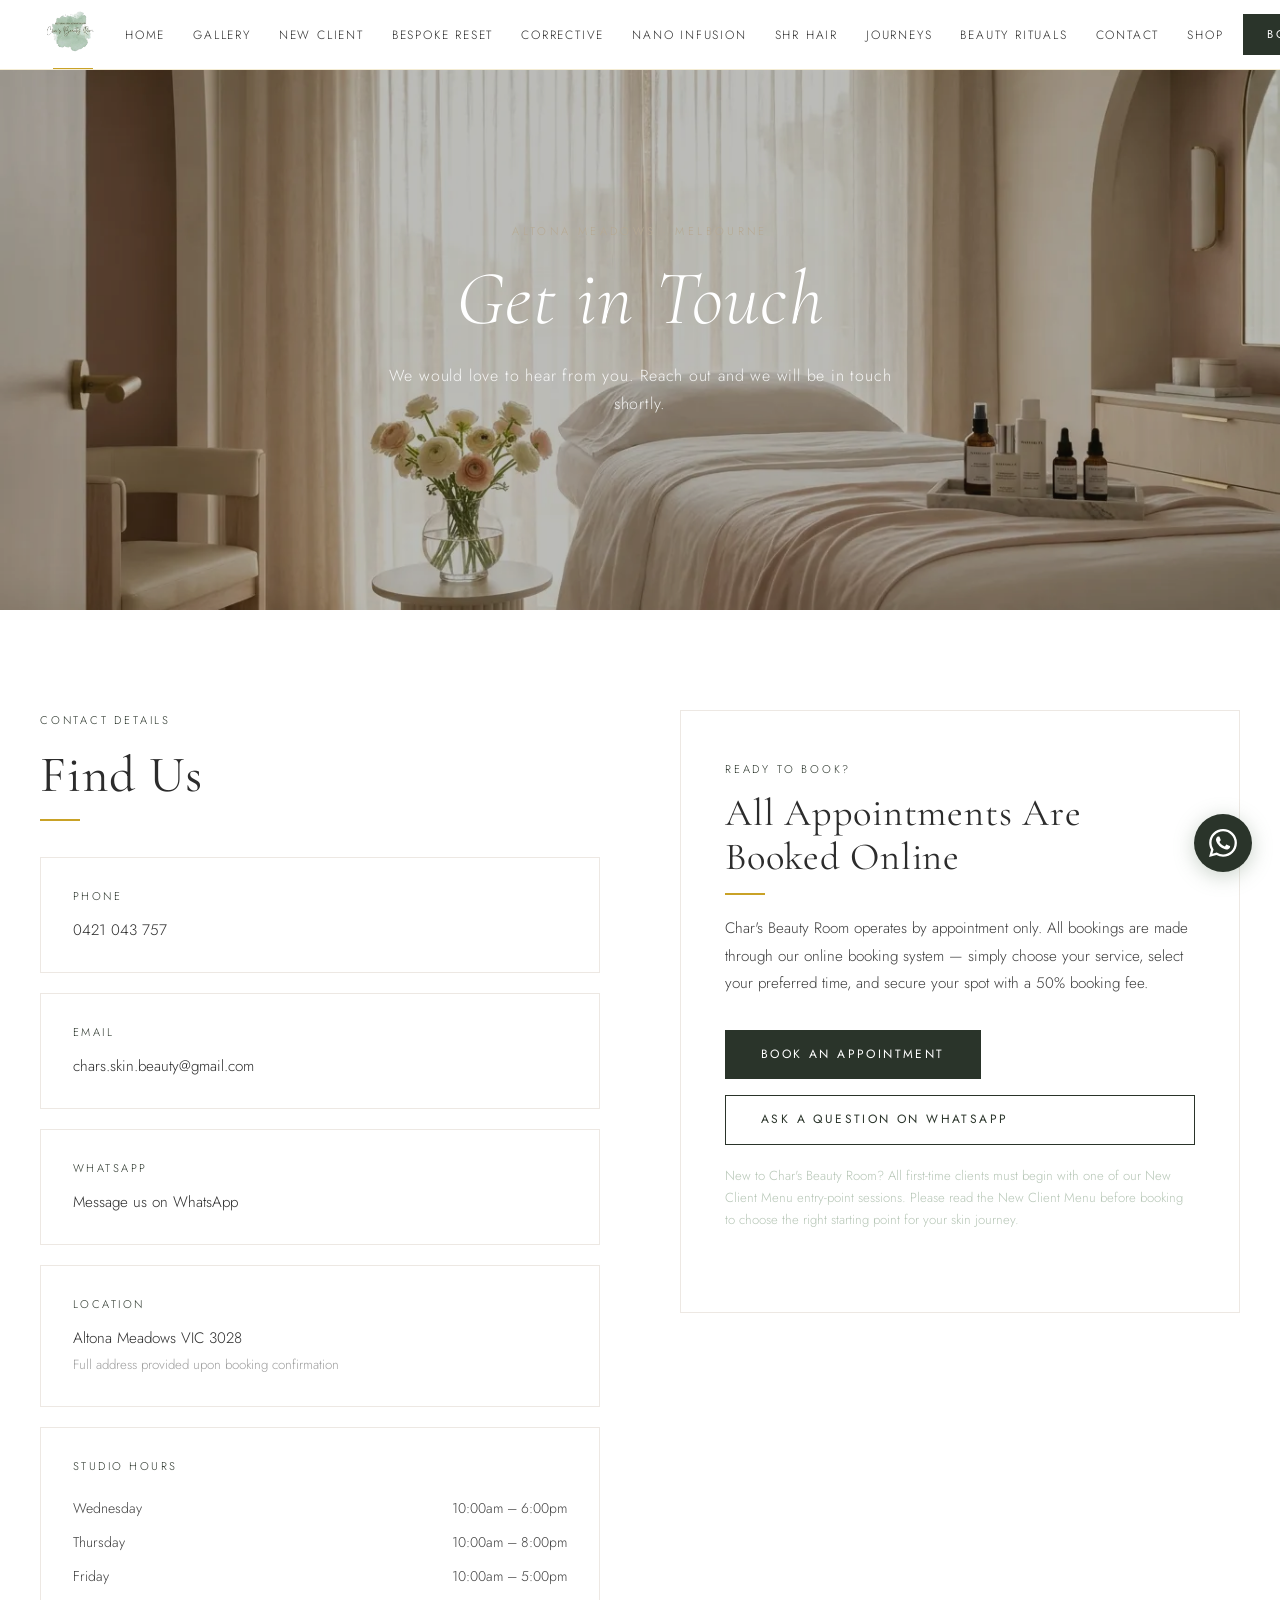
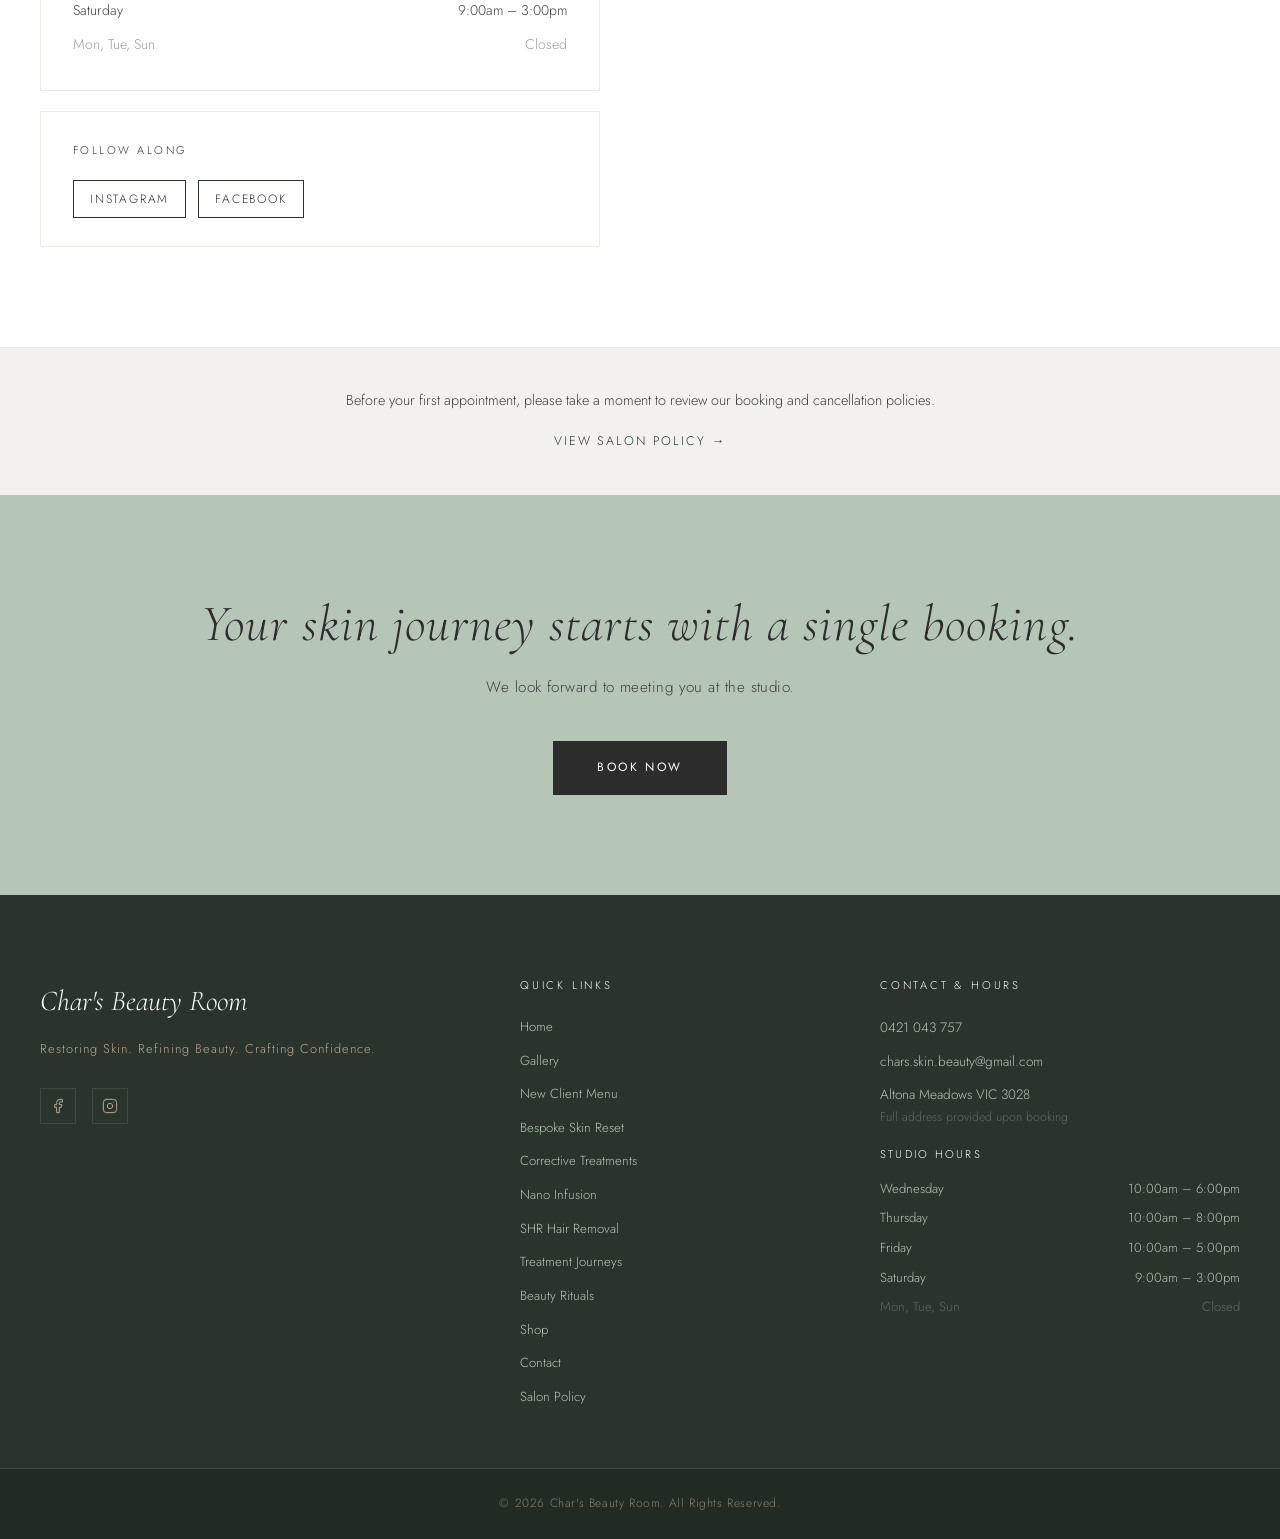
<file: contact.html>
<!DOCTYPE html>
<html lang="en">
<head>
  <meta charset="UTF-8">
  <meta name="viewport" content="width=device-width, initial-scale=1.0">
  <meta name="description" content="Contact Char's Beauty Room — boutique skin and beauty studio in Altona Meadows, Melbourne. Get in touch, check our hours, or book an appointment.">
  <title>Contact | Char's Beauty Room</title>
  <link rel="stylesheet" href="css/style.css">
  <link rel="icon" type="image/webp" href="images/LOGO.webp">
  <link rel="apple-touch-icon" href="images/LOGO.webp">
</head>
<body>

  <!-- NAVIGATION -->
  <nav class="site-nav" role="navigation" aria-label="Main navigation">
    <div class="nav-inner">
      <a href="index.html" class="nav-logo"><img src="images/LOGO.webp" alt="Char's Beauty Room" class="nav-logo-img"><span class="nav-logo-accent" aria-hidden="true"></span></a>
      <ul class="nav-links" role="list">
        <li><a href="index.html">Home</a></li>
        <li><a href="gallery.html">Gallery</a></li>
        <li><a href="new-client-menu.html">New Client</a></li>
        <li><a href="bespoke-skin-reset.html">Bespoke Reset</a></li>
        <li><a href="corrective-treatments.html">Corrective</a></li>
        <li><a href="nano-infusion.html">Nano Infusion</a></li>
        <li><a href="shr-hair-removal.html">SHR Hair</a></li>
        <li><a href="treatment-journeys.html">Journeys</a></li>
        <li><a href="beauty-rituals.html">Beauty Rituals</a></li>
        <li><a href="contact.html">Contact</a></li>
        <li><a href="shop.html">Shop</a></li>
      </ul>
      <div class="nav-right">
        <a href="https://charsbeautyroom.square.site/s/appointments" target="_blank" rel="noopener" class="btn-book-nav">Book Now</a>
        <button class="hamburger" id="hamburger" aria-label="Open menu" aria-expanded="false">
          <span></span><span></span><span></span>
        </button>
      </div>
    </div>
    <div class="nav-mobile" id="mobileNav" role="navigation" aria-label="Mobile navigation">
      <a href="index.html">Home</a>
      <a href="gallery.html">Gallery</a>
      <a href="new-client-menu.html">New Client</a>
      <a href="bespoke-skin-reset.html">Bespoke Reset</a>
      <a href="corrective-treatments.html">Corrective</a>
      <a href="nano-infusion.html">Nano Infusion</a>
      <a href="shr-hair-removal.html">SHR Hair Removal</a>
      <a href="treatment-journeys.html">Treatment Journeys</a>
      <a href="beauty-rituals.html">Beauty Rituals</a>
      <a href="shop.html">Shop</a>
      <a href="contact.html">Contact</a>
      <a href="salon-policy.html">Salon Policy</a>
      <a href="https://charsbeautyroom.square.site/s/appointments" target="_blank" rel="noopener" class="btn-book-mobile">Book Now</a>
    </div>
  </nav>

  <!-- HERO -->
  <section class="hero hero-short">
    <div class="hero-bg" style="background-image: url('images/hero.webp');"></div>
    <div class="hero-overlay hero-overlay-dark"></div>
    <div class="hero-content">
      <span class="eyebrow fade-1">Altona Meadows &middot; Melbourne</span>
      <h1 class="fade-2">Get in Touch</h1>
      <p class="hero-sub fade-3">We would love to hear from you. Reach out and we will be in touch shortly.</p>
    </div>
  </section>

  <!-- CONTACT GRID -->
  <section class="section section-white">
    <div class="section-inner">
      <div class="contact-grid">

        <!-- CONTACT DETAILS -->
        <div>
          <div class="section-header reveal" style="margin-bottom:36px;">
            <span class="eyebrow subpage-eyebrow">Contact Details</span>
            <h2>Find Us</h2>
          </div>

          <div class="contact-card reveal">
            <span class="contact-card-label">Phone</span>
            <span class="contact-card-value">
              <a href="tel:0421043757">0421 043 757</a>
            </span>
          </div>

          <div class="contact-card reveal">
            <span class="contact-card-label">Email</span>
            <span class="contact-card-value">
              <a href="mailto:chars.skin.beauty@gmail.com">chars.skin.beauty@gmail.com</a>
            </span>
          </div>

          <div class="contact-card reveal">
            <span class="contact-card-label">WhatsApp</span>
            <span class="contact-card-value">
              <a href="https://wa.me/61421043757" target="_blank" rel="noopener">Message us on WhatsApp</a>
            </span>
          </div>

          <div class="contact-card reveal">
            <span class="contact-card-label">Location</span>
            <span class="contact-card-value">
              Altona Meadows VIC 3028<br>
              <small style="color:#9E9E9E;font-size:0.83rem;">Full address provided upon booking confirmation</small>
            </span>
          </div>

          <div class="contact-card reveal">
            <span class="contact-card-label">Studio Hours</span>
            <span class="contact-card-value">
              <table class="contact-hours-table">
                <tr><td>Wednesday</td><td>10:00am – 6:00pm</td></tr>
                <tr><td>Thursday</td><td>10:00am – 8:00pm</td></tr>
                <tr><td>Friday</td><td>10:00am – 5:00pm</td></tr>
                <tr><td>Saturday</td><td>9:00am – 3:00pm</td></tr>
                <tr><td style="color:#9E9E9E;">Mon, Tue, Sun</td><td style="color:#9E9E9E;">Closed</td></tr>
              </table>
            </span>
          </div>

          <div class="contact-card reveal">
            <span class="contact-card-label">Follow Along</span>
            <span class="contact-card-value">
              <div class="contact-social-links">
                <a href="https://www.instagram.com/charsbeautyroom" target="_blank" rel="noopener" class="contact-social-link">Instagram</a>
                <a href="https://www.facebook.com/share/16y8bG85gF/" target="_blank" rel="noopener" class="contact-social-link">Facebook</a>
              </div>
            </span>
          </div>
        </div>

        <!-- BOOKING CTA -->
        <div class="reveal">
          <div class="booking-cta-box">
            <span class="eyebrow subpage-eyebrow">Ready to Book?</span>
            <h2>All Appointments Are Booked Online</h2>
            <p>Char's Beauty Room operates by appointment only. All bookings are made through our online booking system — simply choose your service, select your preferred time, and secure your spot with a 50% booking fee.</p>
            <a href="https://charsbeautyroom.square.site/s/appointments" target="_blank" rel="noopener" class="btn-sage">Book an Appointment</a>
            <a href="https://wa.me/61421043757" target="_blank" rel="noopener" class="btn-sage-outline booking-secondary">Ask a Question on WhatsApp</a>
            <p class="booking-note">New to Char's Beauty Room? All first-time clients must begin with one of our <a href="new-client-menu.html">New Client Menu</a> entry-point sessions. Please read the New Client Menu before booking to choose the right starting point for your skin journey.</p>
          </div>
        </div>

      </div>
    </div>
  </section>

  <!-- POLICY BANNER -->
  <div class="contact-policy-banner reveal">
    <p>Before your first appointment, please take a moment to review our booking and cancellation policies.</p>
    <a href="salon-policy.html">View Salon Policy &rarr;</a>
  </div>

  <!-- CTA BANNER -->
  <section class="cta-banner">
    <div class="section-inner">
      <h2 class="reveal">Your skin journey starts with a single booking.</h2>
      <p class="reveal">We look forward to meeting you at the studio.</p>
      <a href="https://charsbeautyroom.square.site/s/appointments" target="_blank" rel="noopener" class="btn-dark reveal">Book Now</a>
    </div>
  </section>

  <!-- FOOTER -->
  <footer class="site-footer">
    <div class="footer-inner">
      <div class="footer-col">
        <span class="footer-brand-name">Char's Beauty Room</span>
        <p class="footer-tagline">Restoring Skin. Refining Beauty. Crafting Confidence.</p>
        <div class="footer-socials">
          <a href="https://www.facebook.com/share/16y8bG85gF/" target="_blank" rel="noopener" aria-label="Facebook">
            <svg viewBox="0 0 24 24" aria-hidden="true"><path d="M18 2h-3a5 5 0 0 0-5 5v3H7v4h3v8h4v-8h3l1-4h-4V7a1 1 0 0 1 1-1h3z"/></svg>
          </a>
          <a href="https://www.instagram.com/charsbeautyroom" target="_blank" rel="noopener" aria-label="Instagram">
            <svg viewBox="0 0 24 24" aria-hidden="true"><rect x="2" y="2" width="20" height="20" rx="5" ry="5"/><path d="M16 11.37A4 4 0 1 1 12.63 8 4 4 0 0 1 16 11.37z"/><line x1="17.5" y1="6.5" x2="17.51" y2="6.5"/></svg>
          </a>
        </div>
      </div>
      <div class="footer-col">
        <h4>Quick Links</h4>
        <nav class="footer-links">
          <a href="index.html">Home</a>
          <a href="gallery.html">Gallery</a>
          <a href="new-client-menu.html">New Client Menu</a>
          <a href="bespoke-skin-reset.html">Bespoke Skin Reset</a>
          <a href="corrective-treatments.html">Corrective Treatments</a>
          <a href="nano-infusion.html">Nano Infusion</a>
          <a href="shr-hair-removal.html">SHR Hair Removal</a>
          <a href="treatment-journeys.html">Treatment Journeys</a>
          <a href="beauty-rituals.html">Beauty Rituals</a>
          <a href="shop.html">Shop</a>
          <a href="contact.html">Contact</a>
          <a href="salon-policy.html">Salon Policy</a>
        </nav>
      </div>
      <div class="footer-col">
        <h4>Contact &amp; Hours</h4>
        <div class="footer-contact">
          <a href="tel:0421043757">0421 043 757</a>
          <a href="mailto:chars.skin.beauty@gmail.com">chars.skin.beauty@gmail.com</a>
          <p>Altona Meadows VIC 3028<br><small style="font-size:0.78rem;color:#666;">Full address provided upon booking</small></p>
        </div>
        <div class="footer-hours">
          <p class="footer-hours-title">Studio Hours</p>
          <table>
            <tr><td>Wednesday</td><td>10:00am – 6:00pm</td></tr>
            <tr><td>Thursday</td><td>10:00am – 8:00pm</td></tr>
            <tr><td>Friday</td><td>10:00am – 5:00pm</td></tr>
            <tr><td>Saturday</td><td>9:00am – 3:00pm</td></tr>
            <tr><td style="color:#666;">Mon, Tue, Sun</td><td style="color:#666;">Closed</td></tr>
          </table>
        </div>
      </div>
    </div>
    <div class="footer-bottom">
      <p>&copy; 2026 Char's Beauty Room. All Rights Reserved.</p>
    </div>
  </footer>

  <!-- WHATSAPP FLOATING WIDGET -->
  <div class="wa-widget">
    <span class="wa-tooltip">Chat with us</span>
    <a href="https://wa.me/61421043757" target="_blank" rel="noopener" class="wa-btn" aria-label="Chat on WhatsApp">
      <svg viewBox="0 0 24 24" xmlns="http://www.w3.org/2000/svg" aria-hidden="true">
        <path d="M17.472 14.382c-.297-.149-1.758-.867-2.03-.967-.273-.099-.471-.148-.67.15-.197.297-.767.966-.94 1.164-.173.199-.347.223-.644.075-.297-.15-1.255-.463-2.39-1.475-.883-.788-1.48-1.761-1.653-2.059-.173-.297-.018-.458.13-.606.134-.133.298-.347.446-.52.149-.174.198-.298.298-.497.099-.198.05-.371-.025-.52-.075-.149-.669-1.612-.916-2.207-.242-.579-.487-.5-.669-.51-.173-.008-.371-.01-.57-.01-.198 0-.52.074-.792.372-.272.297-1.04 1.016-1.04 2.479 0 1.462 1.065 2.875 1.213 3.074.149.198 2.096 3.2 5.077 4.487.709.306 1.262.489 1.694.625.712.227 1.36.195 1.871.118.571-.085 1.758-.719 2.006-1.413.248-.694.248-1.289.173-1.413-.074-.124-.272-.198-.57-.347m-5.421 7.403h-.004a9.87 9.87 0 01-5.031-1.378l-.361-.214-3.741.982.998-3.648-.235-.374a9.86 9.86 0 01-1.51-5.26c.001-5.45 4.436-9.884 9.888-9.884 2.64 0 5.122 1.03 6.988 2.898a9.825 9.825 0 012.893 6.994c-.003 5.45-4.437 9.884-9.885 9.884m8.413-18.297A11.815 11.815 0 0012.05 0C5.495 0 .16 5.335.157 11.892c0 2.096.547 4.142 1.588 5.945L.057 24l6.305-1.654a11.882 11.882 0 005.683 1.448h.005c6.554 0 11.89-5.335 11.893-11.893a11.821 11.821 0 00-3.48-8.413z"/>
      </svg>
    </a>
  </div>

  <!-- STICKY MOBILE BOOK NOW -->
  <a href="https://charsbeautyroom.square.site/s/appointments" target="_blank" rel="noopener" class="sticky-book-btn" aria-label="Book Now">Book Now</a>

  <script src="js/main.js"></script>
</body>
</html>
</file>
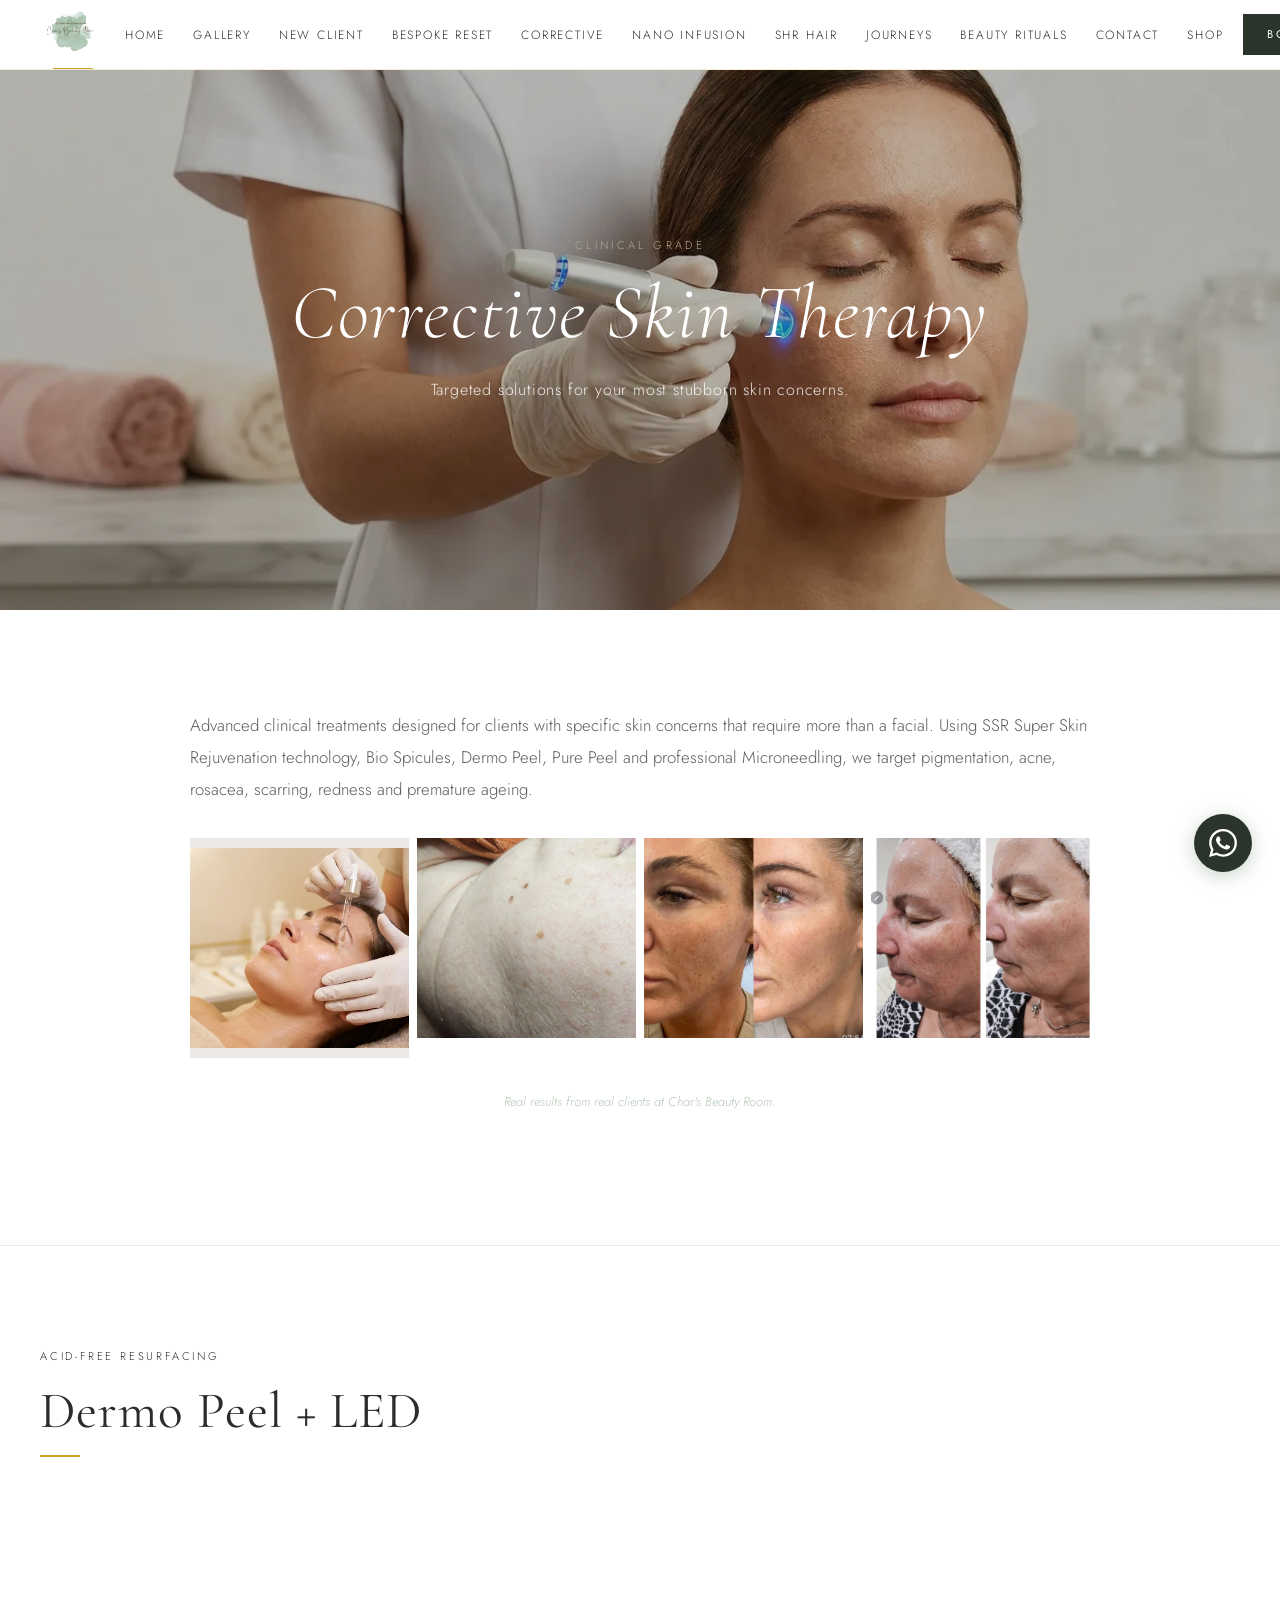
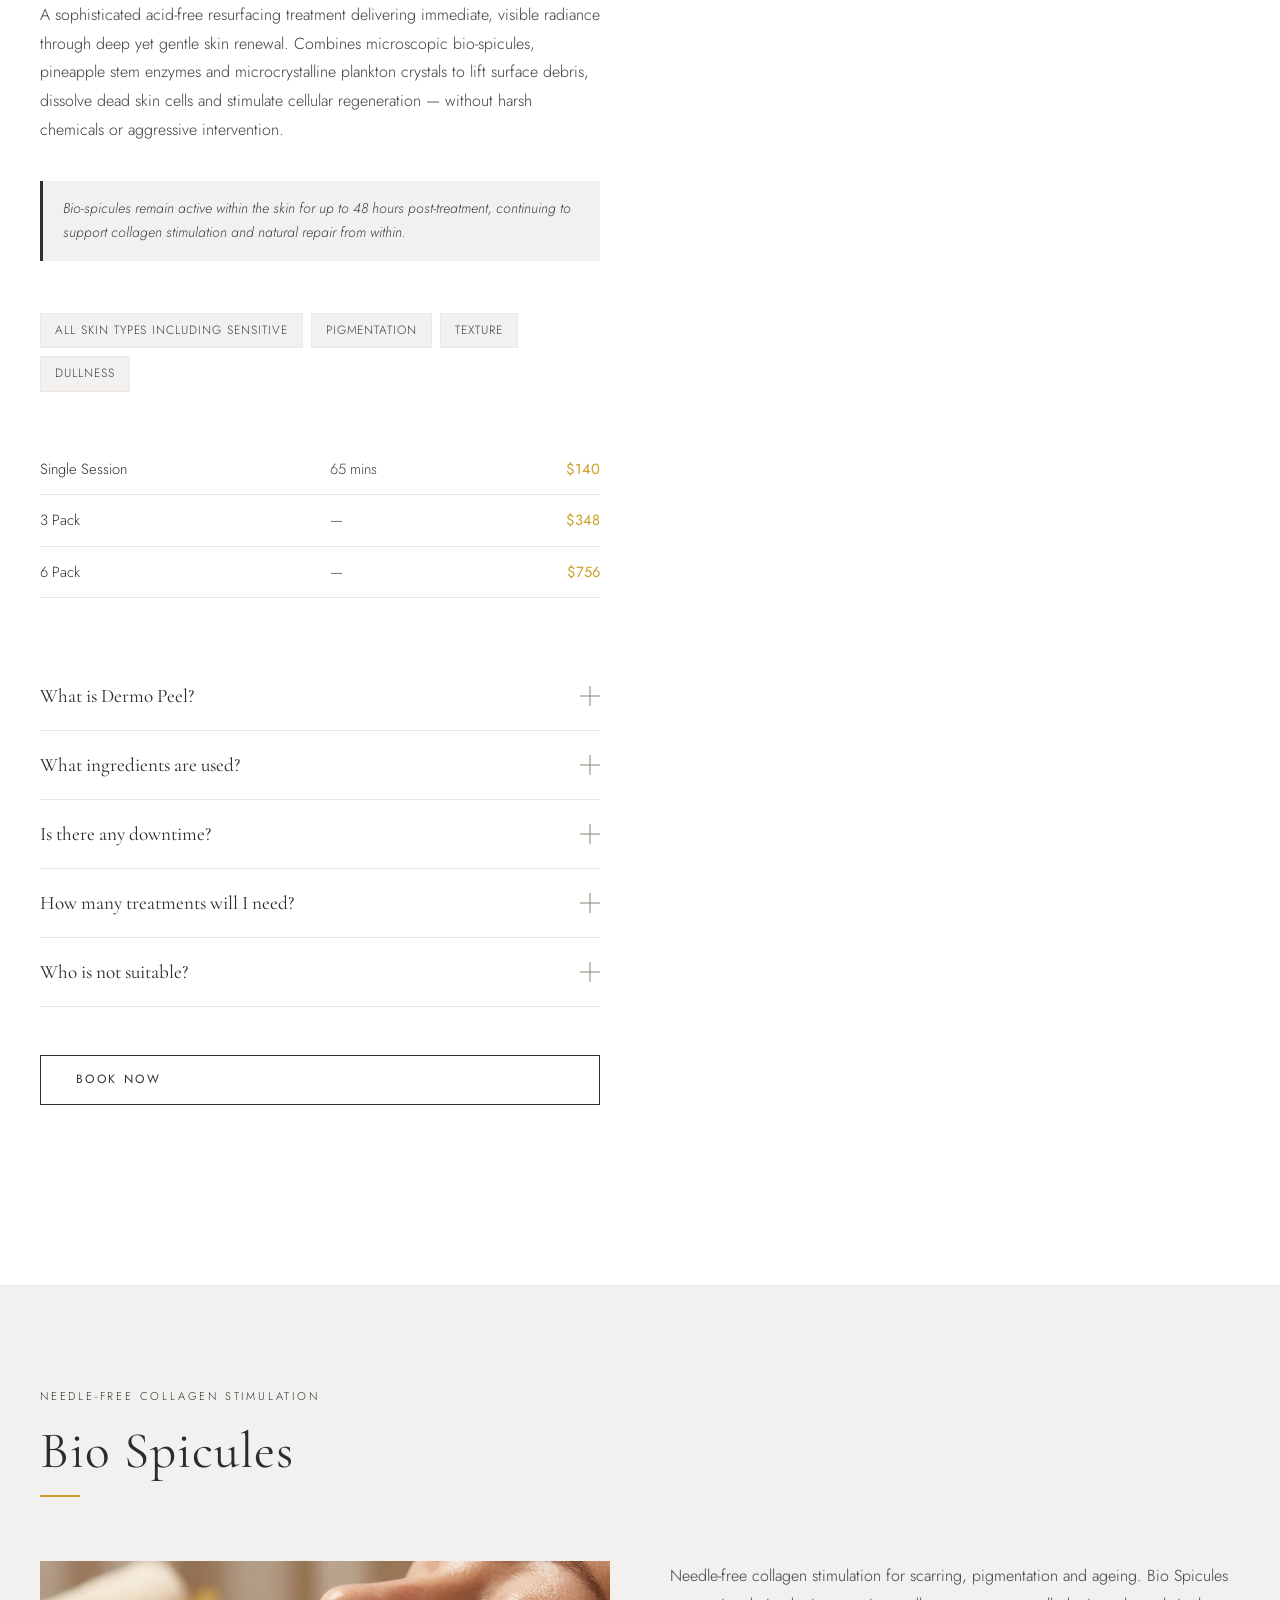
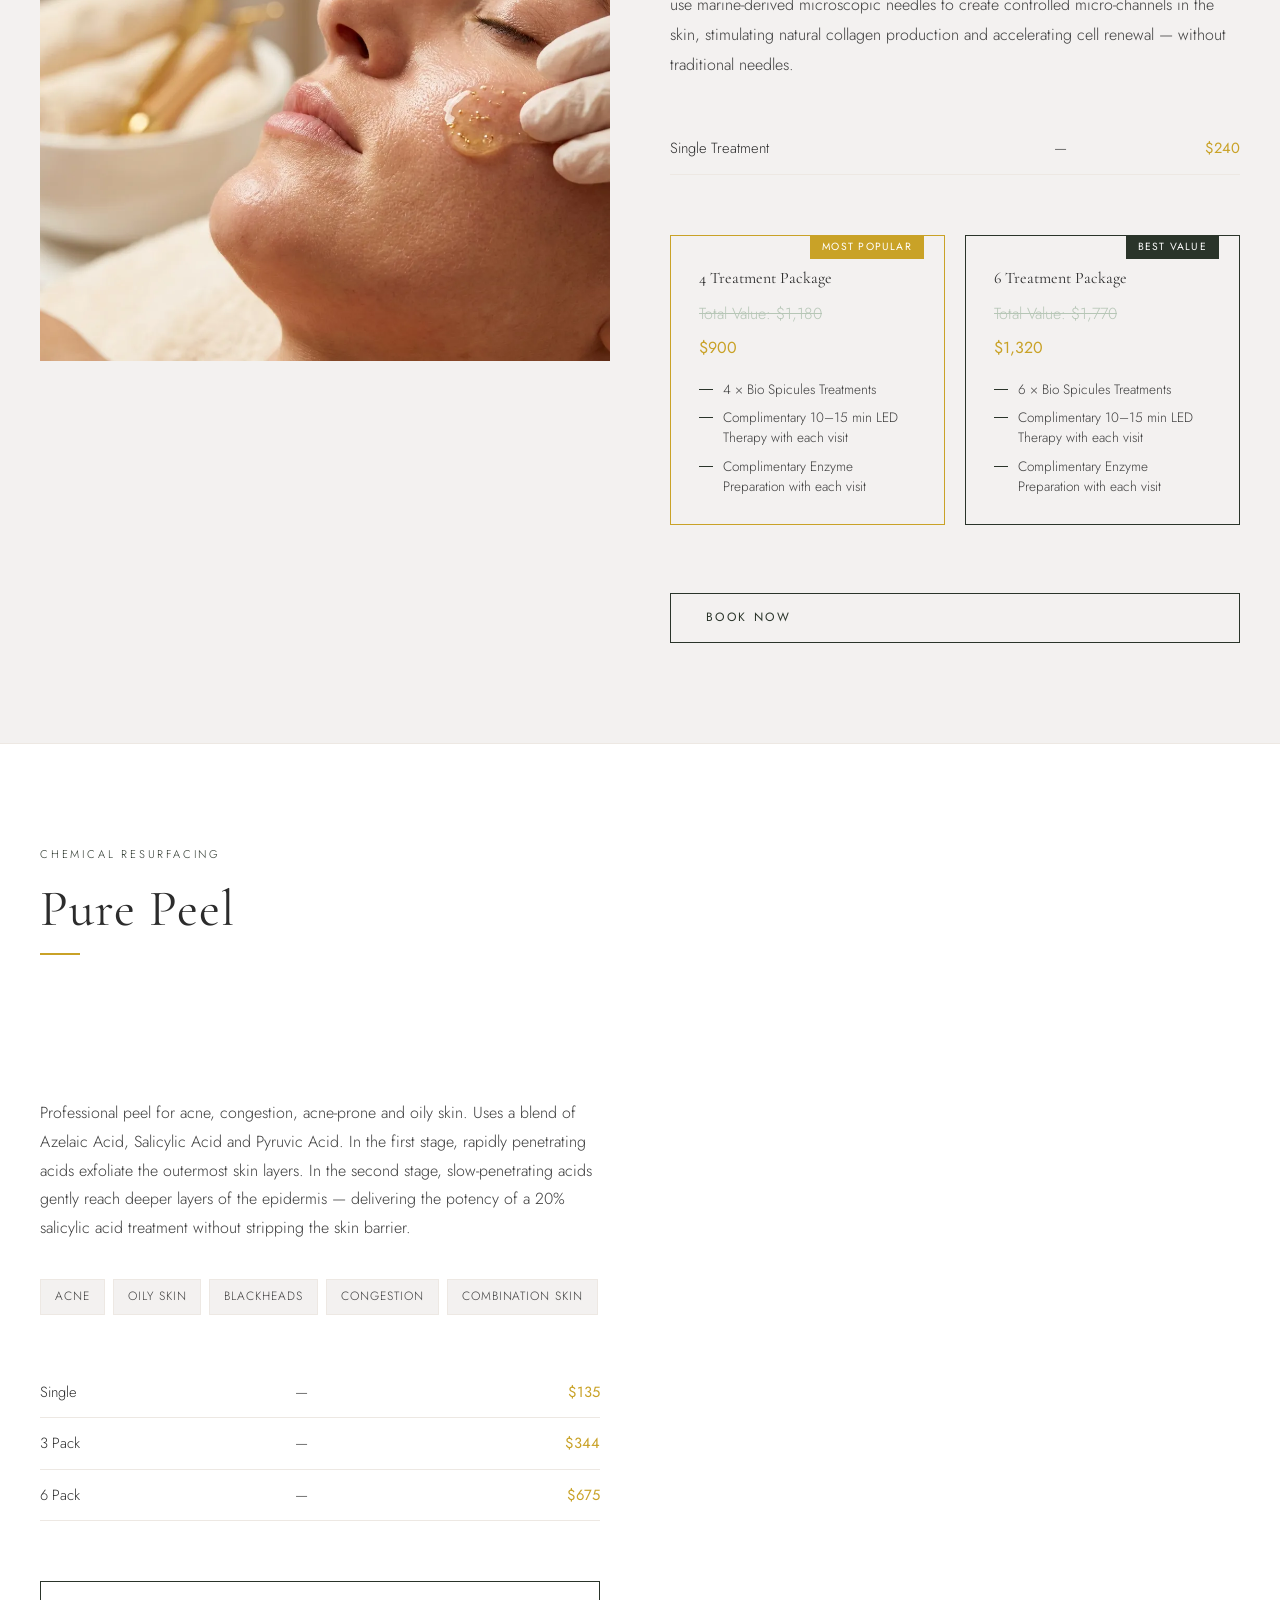
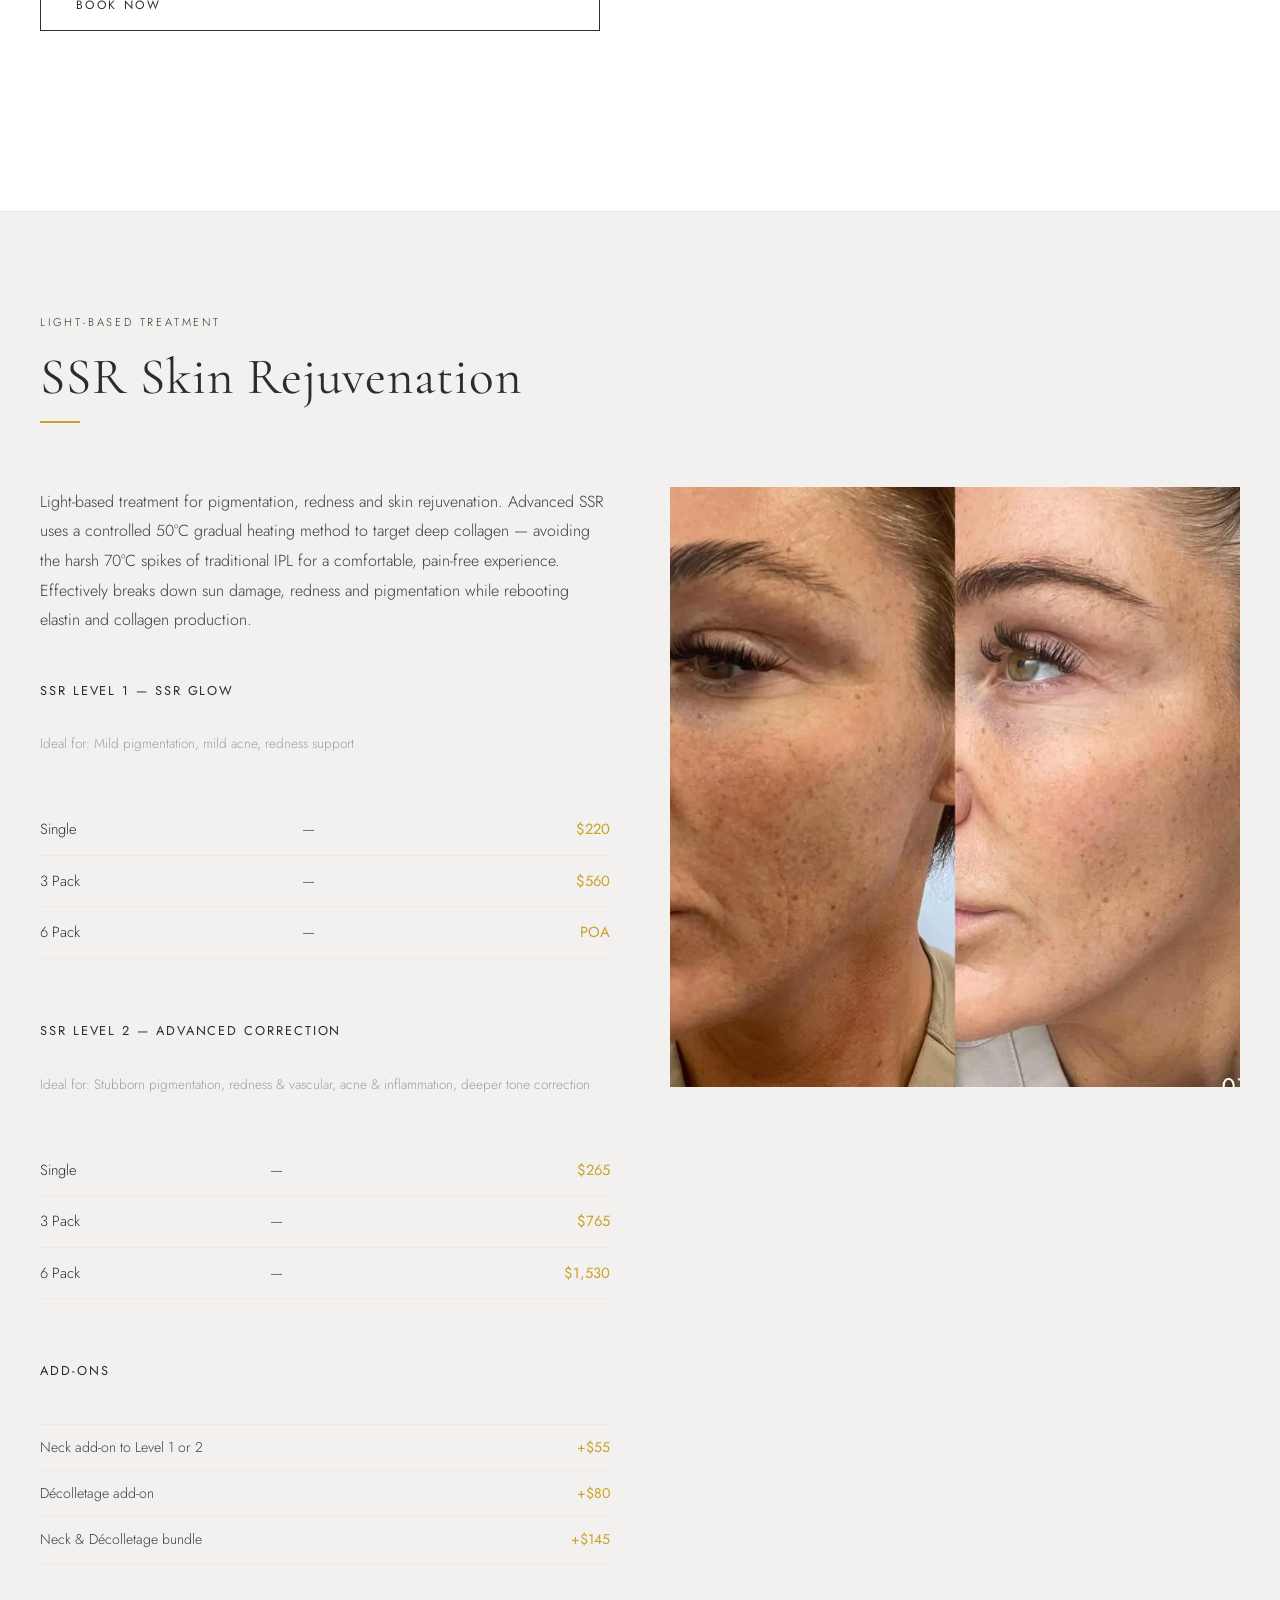
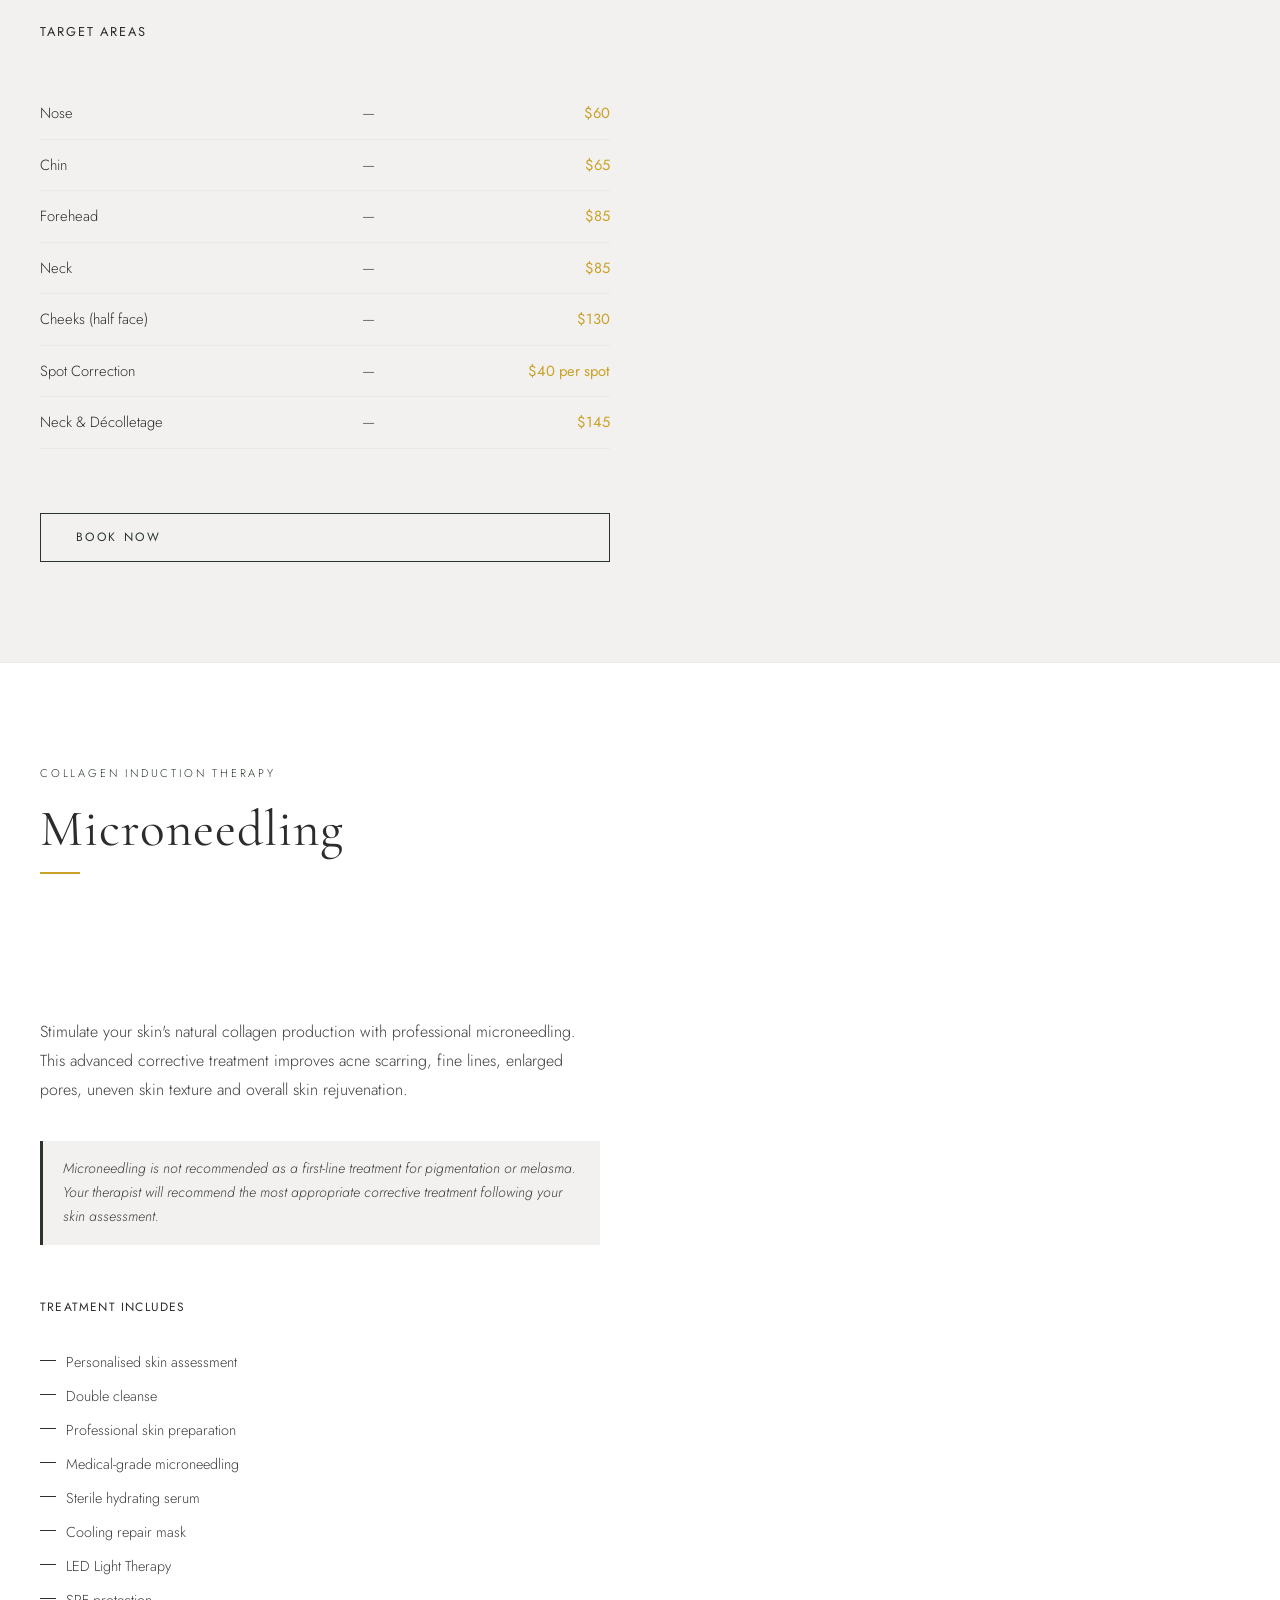
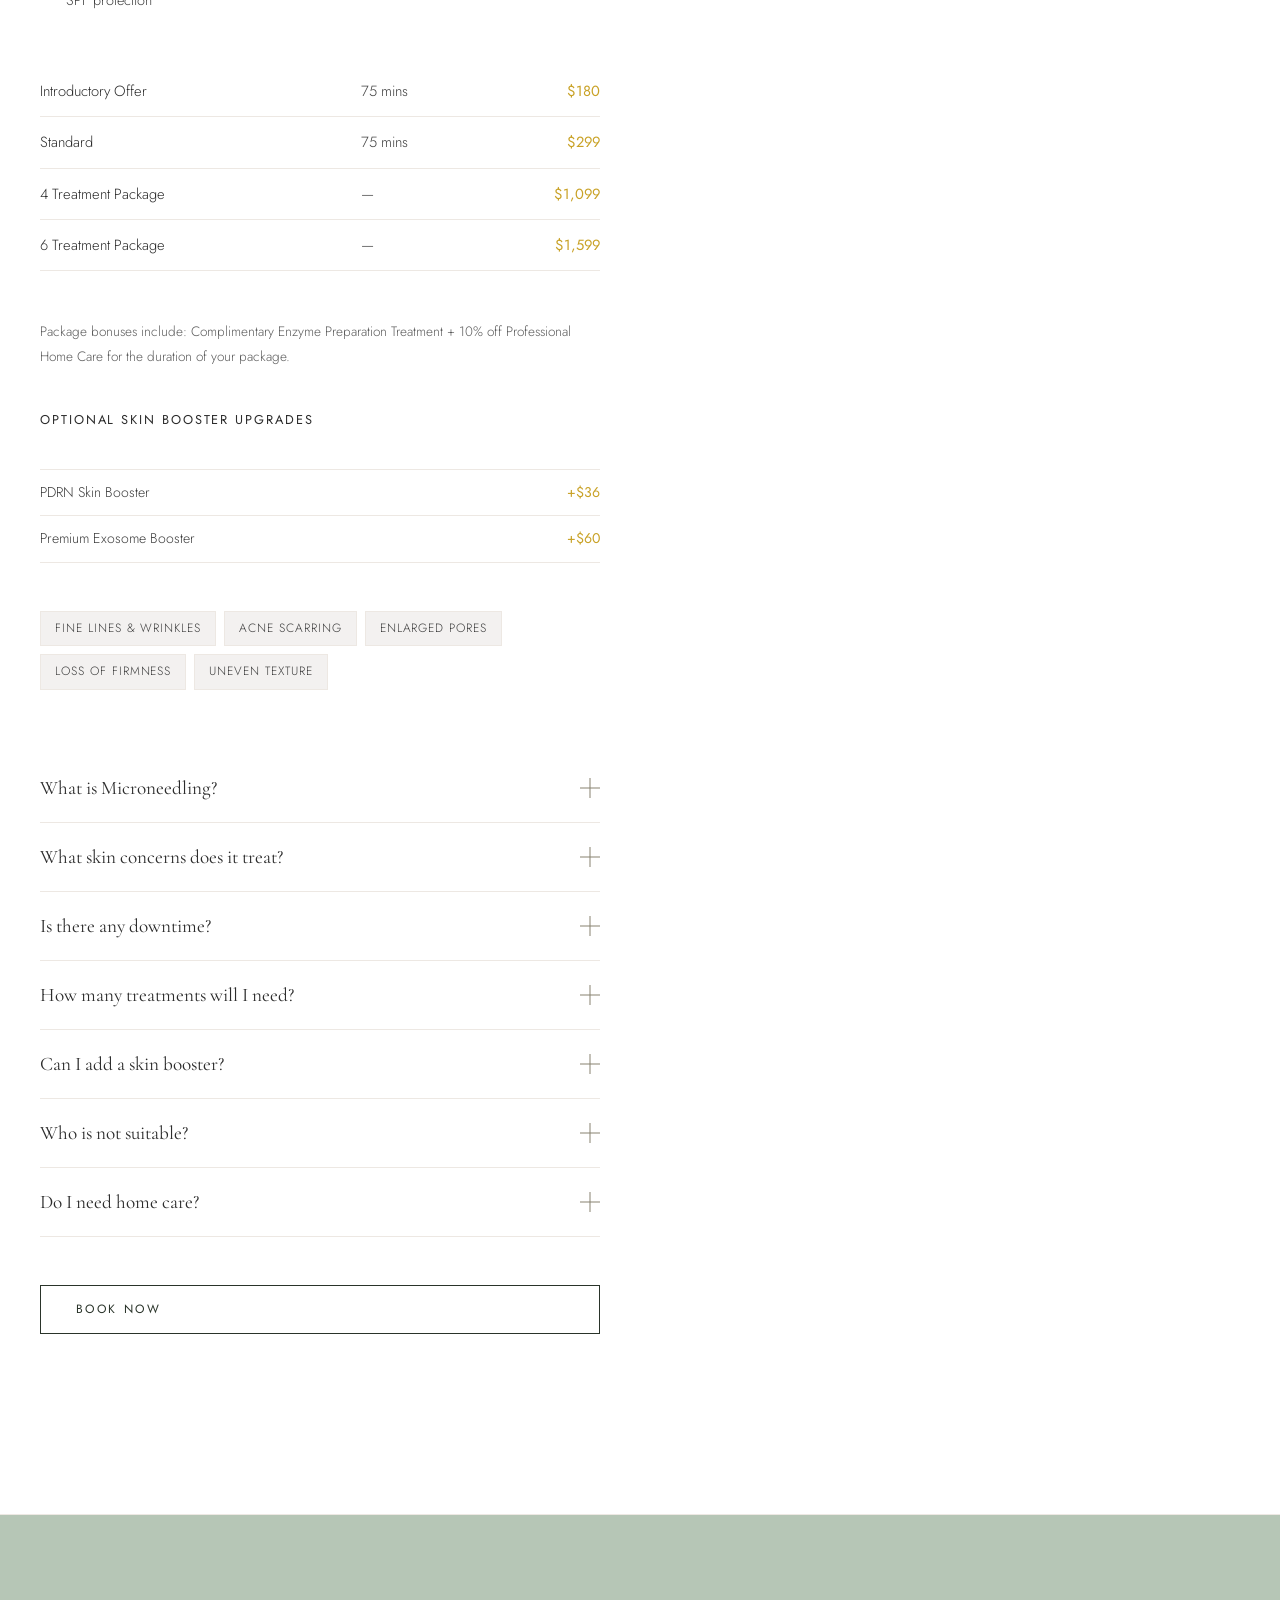
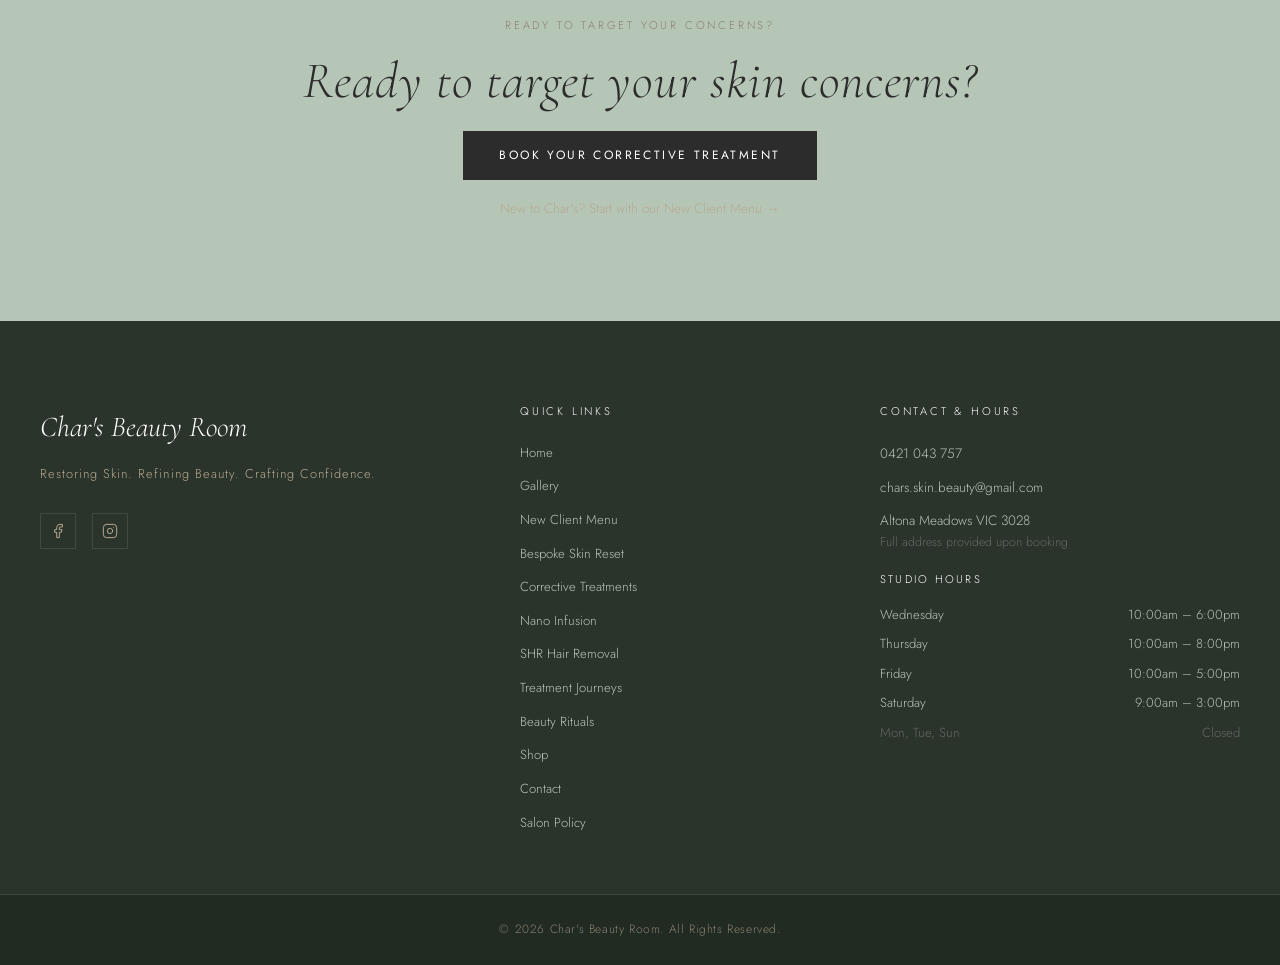
<file: corrective-treatments.html>
<!DOCTYPE html>
<html lang="en">
<head>
  <meta charset="UTF-8">
  <meta name="viewport" content="width=device-width, initial-scale=1.0">
  <meta name="description" content="Corrective Skin Therapy at Char's Beauty Room — SSR Super Skin Rejuvenation, Bio Spicules Microneedling and chemical peels for pigmentation, acne, redness and ageing. Altona Meadows, Melbourne.">
  <title>Corrective Treatments | Char's Beauty Room</title>
  <link rel="stylesheet" href="css/style.css">
  <link rel="icon" type="image/webp" href="images/LOGO.webp">
  <link rel="apple-touch-icon" href="images/LOGO.webp">
</head>
<body>

  <!-- NAVIGATION -->
  <nav class="site-nav" role="navigation" aria-label="Main navigation">
    <div class="nav-inner">
      <a href="index.html" class="nav-logo"><img src="images/LOGO.webp" alt="Char's Beauty Room" class="nav-logo-img"><span class="nav-logo-accent" aria-hidden="true"></span></a>
      <ul class="nav-links" role="list">
        <li><a href="index.html">Home</a></li>
        <li><a href="gallery.html">Gallery</a></li>
        <li><a href="new-client-menu.html">New Client</a></li>
        <li><a href="bespoke-skin-reset.html">Bespoke Reset</a></li>
        <li><a href="corrective-treatments.html">Corrective</a></li>
        <li><a href="nano-infusion.html">Nano Infusion</a></li>
        <li><a href="shr-hair-removal.html">SHR Hair</a></li>
        <li><a href="treatment-journeys.html">Journeys</a></li>
        <li><a href="beauty-rituals.html">Beauty Rituals</a></li>
        <li><a href="contact.html">Contact</a></li>
        <li><a href="shop.html">Shop</a></li>
      </ul>
      <div class="nav-right">
        <a href="https://charsbeautyroom.square.site/s/appointments" target="_blank" rel="noopener" class="btn-book-nav">Book Now</a>
        <button class="hamburger" id="hamburger" aria-label="Open menu" aria-expanded="false">
          <span></span><span></span><span></span>
        </button>
      </div>
    </div>
    <div class="nav-mobile" id="mobileNav">
      <a href="index.html">Home</a>
      <a href="gallery.html">Gallery</a>
      <a href="new-client-menu.html">New Client</a>
      <a href="bespoke-skin-reset.html">Bespoke Reset</a>
      <a href="corrective-treatments.html">Corrective</a>
      <a href="nano-infusion.html">Nano Infusion</a>
      <a href="shr-hair-removal.html">SHR Hair Removal</a>
      <a href="treatment-journeys.html">Treatment Journeys</a>
      <a href="beauty-rituals.html">Beauty Rituals</a>
      <a href="shop.html">Shop</a>
      <a href="contact.html">Contact</a>
      <a href="salon-policy.html">Salon Policy</a>
      <a href="https://charsbeautyroom.square.site/s/appointments" target="_blank" rel="noopener" class="btn-book-mobile">Book Now</a>
    </div>
  </nav>

  <!-- HERO -->
  <section class="hero hero-short">
    <div class="hero-bg" style="background-image: url('images/corrective-treatments.webp');"></div>
    <div class="hero-overlay hero-overlay-dark"></div>
    <div class="hero-content">
      <span class="eyebrow fade-1">Clinical Grade</span>
      <h1 class="fade-2">Corrective Skin Therapy</h1>
      <p class="hero-sub fade-3">Targeted solutions for your most stubborn skin concerns.</p>
    </div>
  </section>

  <!-- INTRO + GALLERY -->
  <section class="section section-white">
    <div class="section-inner" style="max-width:900px;">
      <p class="reveal" style="font-size:1.05rem;line-height:1.9;color:#5C5C5C;">Advanced clinical treatments designed for clients with specific skin concerns that require more than a facial. Using SSR Super Skin Rejuvenation technology, Bio Spicules, Dermo Peel, Pure Peel and professional Microneedling, we target pigmentation, acne, rosacea, scarring, redness and premature ageing.</p>

      <!-- RESULTS GALLERY -->
      <div class="results-gallery reveal">
        <!-- TODO: Replace placeholder with images/corrective-new-hero.webp when provided -->
        <a href="images/corrective-new-hero.webp" target="_blank" rel="noopener" style="background:#EDE8E3;display:flex;align-items:center;justify-content:center;min-height:220px;">
          <img src="images/corrective-new-hero.webp" alt="Corrective treatment results" loading="lazy" onerror="this.style.display='none';this.parentNode.style.background='#EDE8E3';">
        </a>
        <a href="images/pigmentation-decolletage.webp" target="_blank" rel="noopener">
          <img src="images/pigmentation-decolletage.webp" alt="Décolletage pigmentation" loading="lazy">
        </a>
        <a href="images/pigmentation-ssr-before-after.webp" target="_blank" rel="noopener">
          <img src="images/pigmentation-ssr-before-after.webp" alt="SSR pigmentation results" loading="lazy">
        </a>
        <a href="images/ageing-rejuvenation-before-after.webp" target="_blank" rel="noopener">
          <img src="images/ageing-rejuvenation-before-after.webp" alt="Ageing and rejuvenation before and after" loading="lazy">
        </a>
      </div>
      <p class="gallery-caption">Real results from real clients at Char's Beauty Room.</p>
    </div>
  </section>

  <hr class="section-divider">

  <!-- SECTION 1: DERMO PEEL -->
  <section class="section section-white">
    <div class="section-inner">
      <div class="section-header reveal">
        <span class="eyebrow subpage-eyebrow">Acid-Free Resurfacing</span>
        <h2>Dermo Peel + LED</h2>
      </div>
      <div class="beauty-section">
        <div class="beauty-section-content reveal">
          <p>A sophisticated acid-free resurfacing treatment delivering immediate, visible radiance through deep yet gentle skin renewal. Combines microscopic bio-spicules, pineapple stem enzymes and microcrystalline plankton crystals to lift surface debris, dissolve dead skin cells and stimulate cellular regeneration — without harsh chemicals or aggressive intervention.</p>
          <div class="treatment-note-box">Bio-spicules remain active within the skin for up to 48 hours post-treatment, continuing to support collagen stimulation and natural repair from within.</div>
          <div class="treatment-tag-list">
            <span class="treatment-tag">All Skin Types Including Sensitive</span>
            <span class="treatment-tag">Pigmentation</span>
            <span class="treatment-tag">Texture</span>
            <span class="treatment-tag">Dullness</span>
          </div>
          <table class="price-table-clean">
            <tr><td>Single Session</td><td>65 mins</td><td>$140</td></tr>
            <tr><td>3 Pack</td><td>—</td><td>$348</td></tr>
            <tr><td>6 Pack</td><td>—</td><td>$756</td></tr>
          </table>
          <!-- FAQ Accordion -->
          <div class="faq-list" style="margin-top:28px;">
            <div class="faq-item reveal">
              <button class="faq-question" aria-expanded="false">What is Dermo Peel?<span class="faq-icon" aria-hidden="true"></span></button>
              <div class="faq-answer" role="region"><div class="faq-answer-inner">An advanced, acid-free resurfacing treatment using natural freshwater sponge spicules and botanical ingredients to renew skin, improve texture and stimulate collagen.</div></div>
            </div>
            <div class="faq-item reveal">
              <button class="faq-question" aria-expanded="false">What ingredients are used?<span class="faq-icon" aria-hidden="true"></span></button>
              <div class="faq-answer" role="region"><div class="faq-answer-inner">Dermo Peel combines freshwater sponge spicules with pineapple enzymes, aloe vera, horsetail extract and peppermint. It is acid-free — an excellent alternative to traditional chemical peels.</div></div>
            </div>
            <div class="faq-item reveal">
              <button class="faq-question" aria-expanded="false">Is there any downtime?<span class="faq-icon" aria-hidden="true"></span></button>
              <div class="faq-answer" role="region"><div class="faq-answer-inner">Mild redness, dryness or light flaking for a few days is normal. A slight prickly sensation may be felt for up to 48 hours after treatment.</div></div>
            </div>
            <div class="faq-item reveal">
              <button class="faq-question" aria-expanded="false">How many treatments will I need?<span class="faq-icon" aria-hidden="true"></span></button>
              <div class="faq-answer" role="region"><div class="faq-answer-inner">A series of 4–6 treatments spaced 2–3 weeks apart is recommended. Improvement is often visible after a single session.</div></div>
            </div>
            <div class="faq-item reveal">
              <button class="faq-question" aria-expanded="false">Who is not suitable?<span class="faq-icon" aria-hidden="true"></span></button>
              <div class="faq-answer" role="region"><div class="faq-answer-inner">Not suitable for clients with active rosacea, highly inflamed or broken skin, those taking or recently completing Roaccutane, those using skin-thinning medications, or clients with a known crustacean or shellfish allergy.</div></div>
            </div>
          </div>
          <a href="https://charsbeautyroom.square.site/s/appointments" target="_blank" rel="noopener" class="btn-ghost" style="margin-top:28px;display:inline-block;">Book Now</a>
        </div>
      </div>
    </div>
  </section>

  <hr class="section-divider">

  <!-- TODO: Update FAQ from current WordPress site -->
  <!-- SECTION 2: BIO SPICULES -->
  <section class="section section-linen">
    <div class="section-inner">
      <div class="section-header reveal">
        <span class="eyebrow subpage-eyebrow">Needle-Free Collagen Stimulation</span>
        <h2>Bio Spicules</h2>
      </div>
      <div class="two-col" style="gap:60px;align-items:start;">
        <div class="col-image reveal" style="flex:0 0 40%;">
          <img src="images/bio-spicules.webp" alt="Bio Spicules treatment" loading="lazy" style="height:400px;object-fit:cover;width:100%;">
        </div>
        <div class="col-content reveal" style="flex:1;">
          <p>Needle-free collagen stimulation for scarring, pigmentation and ageing. Bio Spicules use marine-derived microscopic needles to create controlled micro-channels in the skin, stimulating natural collagen production and accelerating cell renewal — without traditional needles.</p>
          <table class="price-table-clean" style="margin-top:20px;">
            <tr><td>Single Treatment</td><td>—</td><td>$240</td></tr>
          </table>
          <div class="pkg-cards-grid" style="margin-top:20px;">
            <div class="pkg-card pkg-card-highlight">
              <span class="pkg-badge">Most Popular</span>
              <p class="pkg-title">4 Treatment Package</p>
              <p class="pkg-value">Total Value: $1,180</p>
              <p class="pkg-price">$900</p>
              <ul class="pkg-includes">
                <li>4 × Bio Spicules Treatments</li>
                <li>Complimentary 10–15 min LED Therapy with each visit</li>
                <li>Complimentary Enzyme Preparation with each visit</li>
              </ul>
            </div>
            <div class="pkg-card pkg-card-sage">
              <span class="pkg-badge-sage">Best Value</span>
              <p class="pkg-title">6 Treatment Package</p>
              <p class="pkg-value">Total Value: $1,770</p>
              <p class="pkg-price">$1,320</p>
              <ul class="pkg-includes">
                <li>6 × Bio Spicules Treatments</li>
                <li>Complimentary 10–15 min LED Therapy with each visit</li>
                <li>Complimentary Enzyme Preparation with each visit</li>
              </ul>
            </div>
          </div>
          <a href="https://charsbeautyroom.square.site/s/appointments" target="_blank" rel="noopener" class="btn-ghost" style="margin-top:24px;display:inline-block;">Book Now</a>
        </div>
      </div>
    </div>
  </section>

  <hr class="section-divider">

  <!-- TODO: Update FAQ from current WordPress site -->
  <!-- SECTION 3: PURE PEEL -->
  <section class="section section-white">
    <div class="section-inner">
      <div class="section-header reveal">
        <span class="eyebrow subpage-eyebrow">Chemical Resurfacing</span>
        <h2>Pure Peel</h2>
      </div>
      <div class="beauty-section">
        <div class="beauty-section-content reveal">
          <p>Professional peel for acne, congestion, acne-prone and oily skin. Uses a blend of Azelaic Acid, Salicylic Acid and Pyruvic Acid. In the first stage, rapidly penetrating acids exfoliate the outermost skin layers. In the second stage, slow-penetrating acids gently reach deeper layers of the epidermis — delivering the potency of a 20% salicylic acid treatment without stripping the skin barrier.</p>
          <div class="treatment-tag-list">
            <span class="treatment-tag">Acne</span>
            <span class="treatment-tag">Oily Skin</span>
            <span class="treatment-tag">Blackheads</span>
            <span class="treatment-tag">Congestion</span>
            <span class="treatment-tag">Combination Skin</span>
          </div>
          <table class="price-table-clean">
            <tr><td>Single</td><td>—</td><td>$135</td></tr>
            <tr><td>3 Pack</td><td>—</td><td>$344</td></tr>
            <tr><td>6 Pack</td><td>—</td><td>$675</td></tr>
          </table>
          <a href="https://charsbeautyroom.square.site/s/appointments" target="_blank" rel="noopener" class="btn-ghost" style="margin-top:24px;display:inline-block;">Book Now</a>
        </div>
      </div>
    </div>
  </section>

  <hr class="section-divider">

  <!-- TODO: Update FAQ from current WordPress site -->
  <!-- SECTION 4: SSR -->
  <section class="section section-linen">
    <div class="section-inner">
      <div class="section-header reveal">
        <span class="eyebrow subpage-eyebrow">Light-Based Treatment</span>
        <h2>SSR Skin Rejuvenation</h2>
      </div>
      <div class="two-col" style="gap:60px;align-items:start;">
        <div class="col-content reveal" style="flex:1;">
          <p>Light-based treatment for pigmentation, redness and skin rejuvenation. Advanced SSR uses a controlled 50°C gradual heating method to target deep collagen — avoiding the harsh 70°C spikes of traditional IPL for a comfortable, pain-free experience. Effectively breaks down sun damage, redness and pigmentation while rebooting elastin and collagen production.</p>
          <h3 style="font-family:'Jost',sans-serif;font-weight:400;font-size:0.8rem;letter-spacing:0.15em;text-transform:uppercase;color:#2C2C2C;margin:24px 0 8px;">SSR Level 1 — SSR Glow</h3>
          <p style="font-size:0.85rem;color:#9E9E9E;margin:0 0 8px;">Ideal for: Mild pigmentation, mild acne, redness support</p>
          <table class="price-table-clean">
            <tr><td>Single</td><td>—</td><td>$220</td></tr>
            <tr><td>3 Pack</td><td>—</td><td>$560</td></tr>
            <tr><td>6 Pack</td><td>—</td><td>POA</td></tr>
          </table>
          <h3 style="font-family:'Jost',sans-serif;font-weight:400;font-size:0.8rem;letter-spacing:0.15em;text-transform:uppercase;color:#2C2C2C;margin:24px 0 8px;">SSR Level 2 — Advanced Correction</h3>
          <p style="font-size:0.85rem;color:#9E9E9E;margin:0 0 8px;">Ideal for: Stubborn pigmentation, redness &amp; vascular, acne &amp; inflammation, deeper tone correction</p>
          <table class="price-table-clean">
            <tr><td>Single</td><td>—</td><td>$265</td></tr>
            <tr><td>3 Pack</td><td>—</td><td>$765</td></tr>
            <tr><td>6 Pack</td><td>—</td><td>$1,530</td></tr>
          </table>
          <h3 style="font-family:'Jost',sans-serif;font-weight:400;font-size:0.8rem;letter-spacing:0.15em;text-transform:uppercase;color:#2C2C2C;margin:24px 0 8px;">Add-Ons</h3>
          <ul class="addon-list">
            <li><span>Neck add-on to Level 1 or 2</span><span>+$55</span></li>
            <li><span>Décolletage add-on</span><span>+$80</span></li>
            <li><span>Neck &amp; Décolletage bundle</span><span>+$145</span></li>
          </ul>
          <h3 style="font-family:'Jost',sans-serif;font-weight:400;font-size:0.8rem;letter-spacing:0.15em;text-transform:uppercase;color:#2C2C2C;margin:24px 0 8px;">Target Areas</h3>
          <table class="price-table-clean">
            <tr><td>Nose</td><td>—</td><td>$60</td></tr>
            <tr><td>Chin</td><td>—</td><td>$65</td></tr>
            <tr><td>Forehead</td><td>—</td><td>$85</td></tr>
            <tr><td>Neck</td><td>—</td><td>$85</td></tr>
            <tr><td>Cheeks (half face)</td><td>—</td><td>$130</td></tr>
            <tr><td>Spot Correction</td><td>—</td><td>$40 per spot</td></tr>
            <tr><td>Neck &amp; Décolletage</td><td>—</td><td>$145</td></tr>
          </table>
          <a href="https://charsbeautyroom.square.site/s/appointments" target="_blank" rel="noopener" class="btn-ghost" style="margin-top:24px;display:inline-block;">Book Now</a>
        </div>
        <div class="col-image reveal" style="flex:0 0 38%;">
          <img src="images/pigmentation-ssr-before-after.webp" alt="SSR pigmentation results" loading="lazy" style="width:100%;object-fit:cover;">
        </div>
      </div>
    </div>
  </section>

  <hr class="section-divider">

  <!-- SECTION 5: MICRONEEDLING -->
  <section class="section section-white">
    <div class="section-inner">
      <div class="section-header reveal">
        <span class="eyebrow subpage-eyebrow">Collagen Induction Therapy</span>
        <h2>Microneedling</h2>
      </div>
      <div class="beauty-section">
        <div class="beauty-section-content reveal">
          <p>Stimulate your skin's natural collagen production with professional microneedling. This advanced corrective treatment improves acne scarring, fine lines, enlarged pores, uneven skin texture and overall skin rejuvenation.</p>
          <div class="treatment-note-box">Microneedling is not recommended as a first-line treatment for pigmentation or melasma. Your therapist will recommend the most appropriate corrective treatment following your skin assessment.</div>
          <p class="nc-includes-label" style="margin-top:16px;">Treatment Includes</p>
          <ul class="treatment-includes-list">
            <li>Personalised skin assessment</li>
            <li>Double cleanse</li>
            <li>Professional skin preparation</li>
            <li>Medical-grade microneedling</li>
            <li>Sterile hydrating serum</li>
            <li>Cooling repair mask</li>
            <li>LED Light Therapy</li>
            <li>SPF protection</li>
          </ul>
          <table class="price-table-clean" style="margin-top:20px;">
            <tr><td>Introductory Offer</td><td>75 mins</td><td>$180</td></tr>
            <tr><td>Standard</td><td>75 mins</td><td>$299</td></tr>
            <tr><td>4 Treatment Package</td><td>—</td><td>$1,099</td></tr>
            <tr><td>6 Treatment Package</td><td>—</td><td>$1,599</td></tr>
          </table>
          <p style="font-family:'Jost',sans-serif;font-weight:300;font-size:0.85rem;color:#5C5C5C;margin:12px 0 4px;">Package bonuses include: Complimentary Enzyme Preparation Treatment + 10% off Professional Home Care for the duration of your package.</p>
          <h3 style="font-family:'Jost',sans-serif;font-weight:400;font-size:0.8rem;letter-spacing:0.15em;text-transform:uppercase;color:#2C2C2C;margin:20px 0 8px;">Optional Skin Booster Upgrades</h3>
          <ul class="addon-list">
            <li><span>PDRN Skin Booster</span><span>+$36</span></li>
            <li><span>Premium Exosome Booster</span><span>+$60</span></li>
          </ul>
          <div class="treatment-tag-list" style="margin-top:16px;">
            <span class="treatment-tag">Fine Lines &amp; Wrinkles</span>
            <span class="treatment-tag">Acne Scarring</span>
            <span class="treatment-tag">Enlarged Pores</span>
            <span class="treatment-tag">Loss of Firmness</span>
            <span class="treatment-tag">Uneven Texture</span>
          </div>
          <!-- FAQ -->
          <div class="faq-list" style="margin-top:28px;">
            <div class="faq-item reveal">
              <button class="faq-question" aria-expanded="false">What is Microneedling?<span class="faq-icon" aria-hidden="true"></span></button>
              <div class="faq-answer" role="region"><div class="faq-answer-inner">A collagen induction treatment that creates controlled micro-channels in the skin to stimulate collagen and elastin production, improving overall skin health and texture.</div></div>
            </div>
            <div class="faq-item reveal">
              <button class="faq-question" aria-expanded="false">What skin concerns does it treat?<span class="faq-icon" aria-hidden="true"></span></button>
              <div class="faq-answer" role="region"><div class="faq-answer-inner">Microneedling improves acne scarring, fine lines, wrinkles, enlarged pores and uneven texture. It is generally not recommended for pigmentation or melasma as it may worsen these conditions in some clients.</div></div>
            </div>
            <div class="faq-item reveal">
              <button class="faq-question" aria-expanded="false">Is there any downtime?<span class="faq-icon" aria-hidden="true"></span></button>
              <div class="faq-answer" role="region"><div class="faq-answer-inner">Your skin may appear red and feel warm for 24–48 hours. Mild dryness or flaking can occur as the skin heals.</div></div>
            </div>
            <div class="faq-item reveal">
              <button class="faq-question" aria-expanded="false">How many treatments will I need?<span class="faq-icon" aria-hidden="true"></span></button>
              <div class="faq-answer" role="region"><div class="faq-answer-inner">Most clients achieve the best results with a series of 3–6 treatments spaced 4–6 weeks apart.</div></div>
            </div>
            <div class="faq-item reveal">
              <button class="faq-question" aria-expanded="false">Can I add a skin booster?<span class="faq-icon" aria-hidden="true"></span></button>
              <div class="faq-answer" role="region"><div class="faq-answer-inner">Yes. Sterile skin boosters such as Hyaluronic Acid, PDRN or Exosomes can be added to enhance hydration, repair and skin rejuvenation.</div></div>
            </div>
            <div class="faq-item reveal">
              <button class="faq-question" aria-expanded="false">Who is not suitable?<span class="faq-icon" aria-hidden="true"></span></button>
              <div class="faq-answer" role="region"><div class="faq-answer-inner">Not suitable for clients with active acne, skin infections, open wounds, recent Roaccutane use, certain medical conditions, or during pregnancy and breastfeeding.</div></div>
            </div>
            <div class="faq-item reveal">
              <button class="faq-question" aria-expanded="false">Do I need home care?<span class="faq-icon" aria-hidden="true"></span></button>
              <div class="faq-answer" role="region"><div class="faq-answer-inner">Yes. Professional home care and daily SPF are essential for optimal healing and achieving the best long-term results.</div></div>
            </div>
          </div>
          <a href="https://charsbeautyroom.square.site/s/appointments" target="_blank" rel="noopener" class="btn-ghost" style="margin-top:28px;display:inline-block;">Book Now</a>
        </div>
      </div>
    </div>
  </section>

  <hr class="section-divider">

  <!-- CTA BANNER -->
    <section class="cta-banner" style="text-align:center;">
    <div class="section-inner">
      <span class="eyebrow reveal">Ready to target your concerns?</span>
      <h2 class="reveal"><em>Ready to target your skin concerns?</em></h2>
      <a href="https://charsbeautyroom.square.site/s/appointments" target="_blank" rel="noopener" class="btn-hp-sage reveal">Book Your Corrective Treatment</a>
      <a href="new-client-menu.html" class="cta-new-client-note">New to Char's? Start with our New Client Menu →</a>
    </div>
  </section>


  <!-- FOOTER -->
  <footer class="site-footer">
    <div class="footer-inner">
      <div class="footer-col">
        <span class="footer-brand-name">Char's Beauty Room</span>
        <p class="footer-tagline">Restoring Skin. Refining Beauty. Crafting Confidence.</p>
        <div class="footer-socials">
          <a href="https://www.facebook.com/share/16y8bG85gF/" target="_blank" rel="noopener" aria-label="Facebook">
            <svg viewBox="0 0 24 24" aria-hidden="true"><path d="M18 2h-3a5 5 0 0 0-5 5v3H7v4h3v8h4v-8h3l1-4h-4V7a1 1 0 0 1 1-1h3z"/></svg>
          </a>
          <a href="https://www.instagram.com/charsbeautyroom" target="_blank" rel="noopener" aria-label="Instagram">
            <svg viewBox="0 0 24 24" aria-hidden="true"><rect x="2" y="2" width="20" height="20" rx="5" ry="5"/><path d="M16 11.37A4 4 0 1 1 12.63 8 4 4 0 0 1 16 11.37z"/><line x1="17.5" y1="6.5" x2="17.51" y2="6.5"/></svg>
          </a>
        </div>
      </div>
      <div class="footer-col">
        <h4>Quick Links</h4>
        <nav class="footer-links">
          <a href="index.html">Home</a>
          <a href="gallery.html">Gallery</a>
          <a href="new-client-menu.html">New Client Menu</a>
          <a href="bespoke-skin-reset.html">Bespoke Skin Reset</a>
          <a href="corrective-treatments.html">Corrective Treatments</a>
          <a href="nano-infusion.html">Nano Infusion</a>
          <a href="shr-hair-removal.html">SHR Hair Removal</a>
          <a href="treatment-journeys.html">Treatment Journeys</a>
          <a href="beauty-rituals.html">Beauty Rituals</a>
          <a href="shop.html">Shop</a>
          <a href="contact.html">Contact</a>
      <a href="salon-policy.html">Salon Policy</a>
        </nav>
      </div>
      <div class="footer-col">
        <h4>Contact &amp; Hours</h4>
        <div class="footer-contact">
          <a href="tel:0421043757">0421 043 757</a>
          <a href="mailto:chars.skin.beauty@gmail.com">chars.skin.beauty@gmail.com</a>
          <p>Altona Meadows VIC 3028<br><small style="font-size:0.78rem;color:#666;">Full address provided upon booking</small></p>
        </div>
        <div class="footer-hours">
          <p class="footer-hours-title">Studio Hours</p>
          <table>
            <tr><td>Wednesday</td><td>10:00am – 6:00pm</td></tr>
            <tr><td>Thursday</td><td>10:00am – 8:00pm</td></tr>
            <tr><td>Friday</td><td>10:00am – 5:00pm</td></tr>
            <tr><td>Saturday</td><td>9:00am – 3:00pm</td></tr>
            <tr><td style="color:#666;">Mon, Tue, Sun</td><td style="color:#666;">Closed</td></tr>
          </table>
        </div>
      </div>
    </div>
    <div class="footer-bottom">
      <p>&copy; 2026 Char's Beauty Room. All Rights Reserved.</p>
    </div>
  </footer>


  <!-- WHATSAPP FLOATING WIDGET -->
  <div class="wa-widget">
    <span class="wa-tooltip">Chat with us</span>
    <a href="https://wa.me/61421043757" target="_blank" rel="noopener" class="wa-btn" aria-label="Chat on WhatsApp">
      <svg viewBox="0 0 24 24" xmlns="http://www.w3.org/2000/svg" aria-hidden="true">
        <path d="M17.472 14.382c-.297-.149-1.758-.867-2.03-.967-.273-.099-.471-.148-.67.15-.197.297-.767.966-.94 1.164-.173.199-.347.223-.644.075-.297-.15-1.255-.463-2.39-1.475-.883-.788-1.48-1.761-1.653-2.059-.173-.297-.018-.458.13-.606.134-.133.298-.347.446-.52.149-.174.198-.298.298-.497.099-.198.05-.371-.025-.52-.075-.149-.669-1.612-.916-2.207-.242-.579-.487-.5-.669-.51-.173-.008-.371-.01-.57-.01-.198 0-.52.074-.792.372-.272.297-1.04 1.016-1.04 2.479 0 1.462 1.065 2.875 1.213 3.074.149.198 2.096 3.2 5.077 4.487.709.306 1.262.489 1.694.625.712.227 1.36.195 1.871.118.571-.085 1.758-.719 2.006-1.413.248-.694.248-1.289.173-1.413-.074-.124-.272-.198-.57-.347m-5.421 7.403h-.004a9.87 9.87 0 01-5.031-1.378l-.361-.214-3.741.982.998-3.648-.235-.374a9.86 9.86 0 01-1.51-5.26c.001-5.45 4.436-9.884 9.888-9.884 2.64 0 5.122 1.03 6.988 2.898a9.825 9.825 0 012.893 6.994c-.003 5.45-4.437 9.884-9.885 9.884m8.413-18.297A11.815 11.815 0 0012.05 0C5.495 0 .16 5.335.157 11.892c0 2.096.547 4.142 1.588 5.945L.057 24l6.305-1.654a11.882 11.882 0 005.683 1.448h.005c6.554 0 11.89-5.335 11.893-11.893a11.821 11.821 0 00-3.48-8.413z"/>
      </svg>
    </a>
  </div>

  <!-- STICKY MOBILE BOOK NOW -->
  <a href="https://charsbeautyroom.square.site/s/appointments" target="_blank" rel="noopener" class="sticky-book-btn" aria-label="Book Now">Book Now</a>

  <script src="js/main.js"></script>
</body>
</html>
</file>
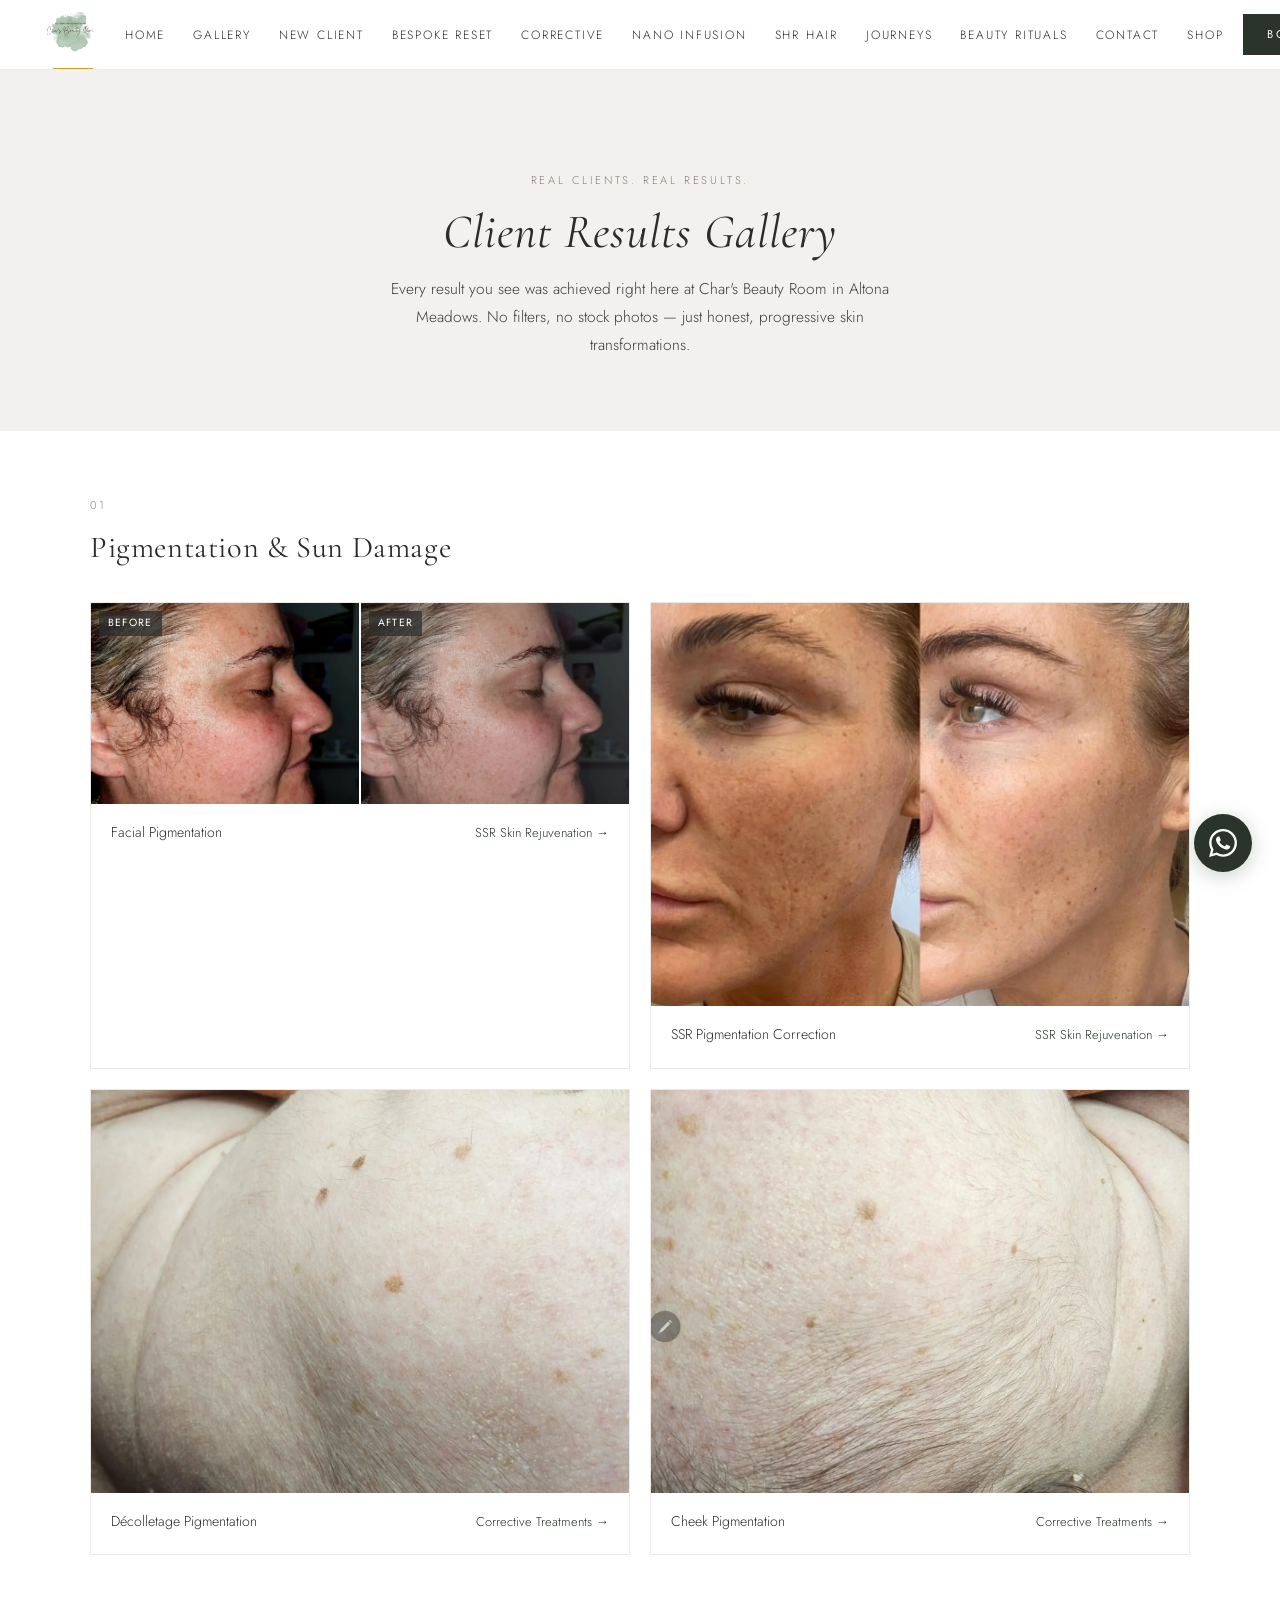
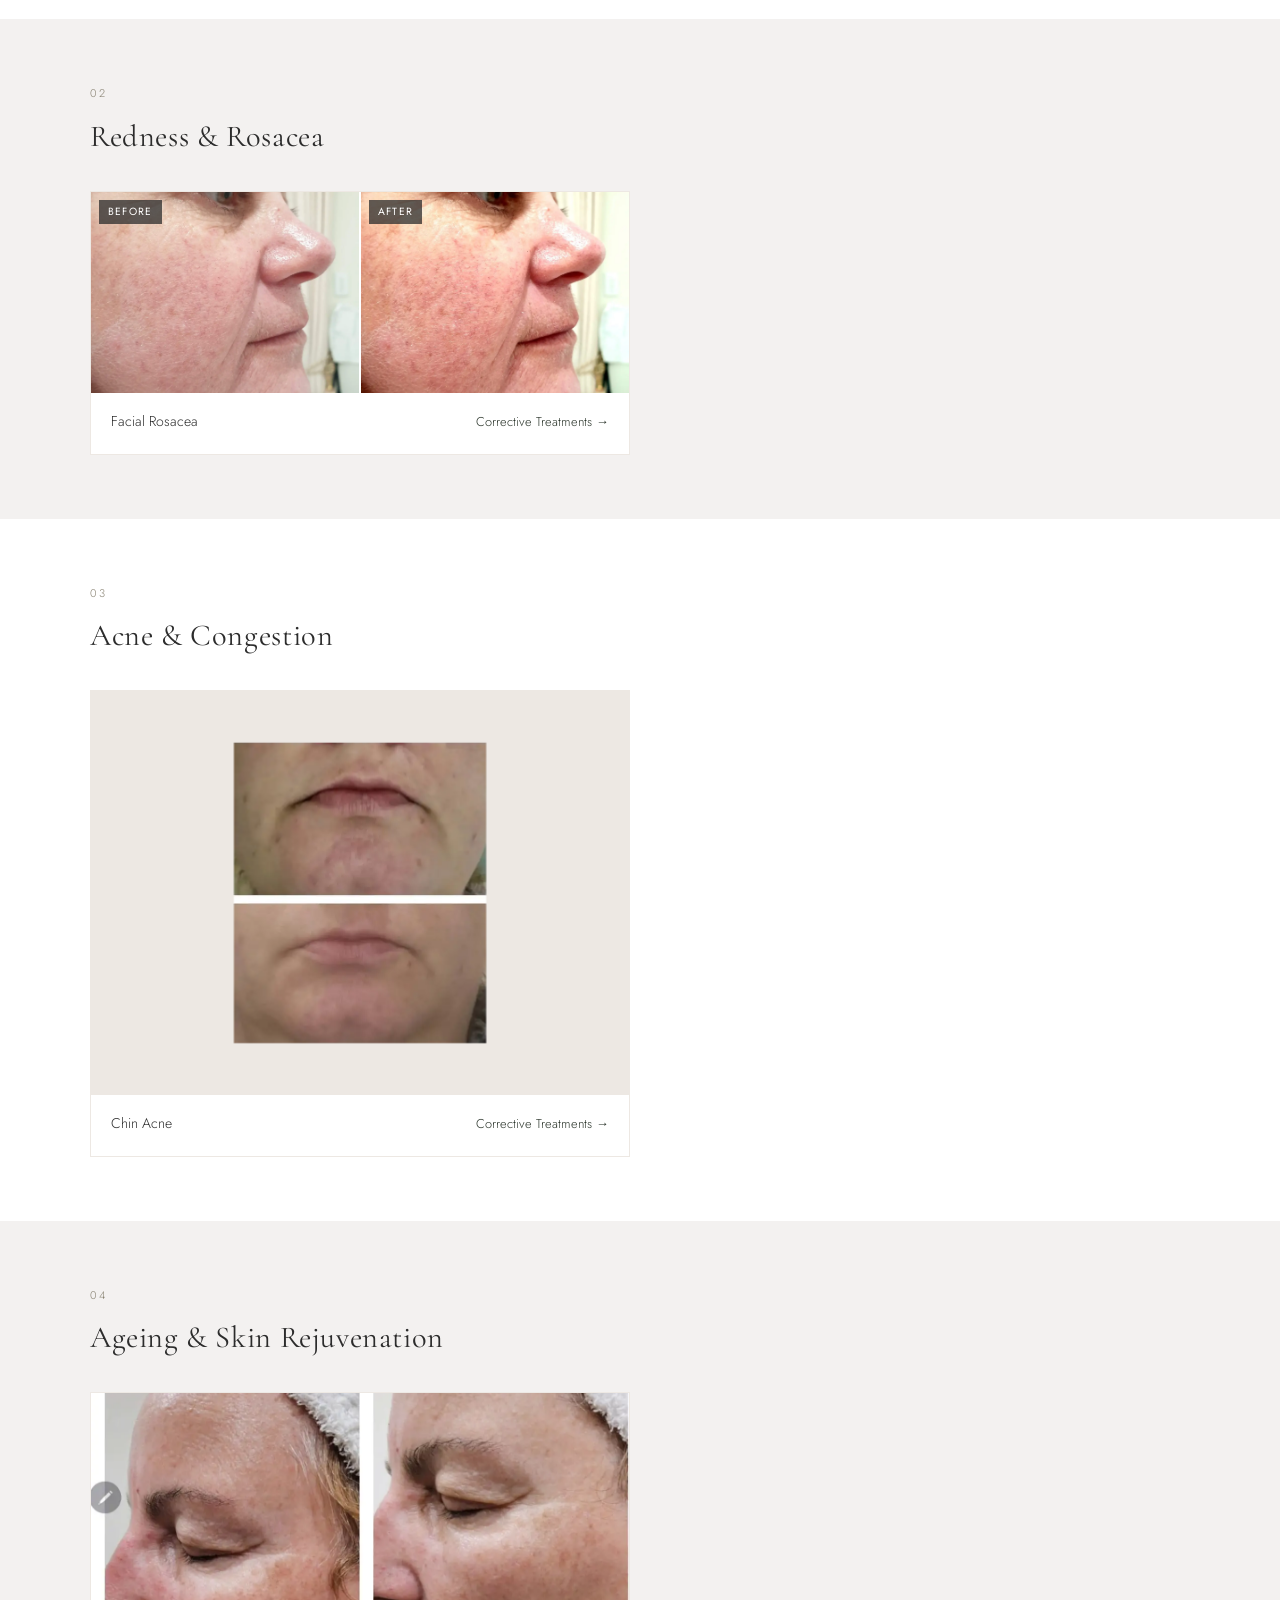
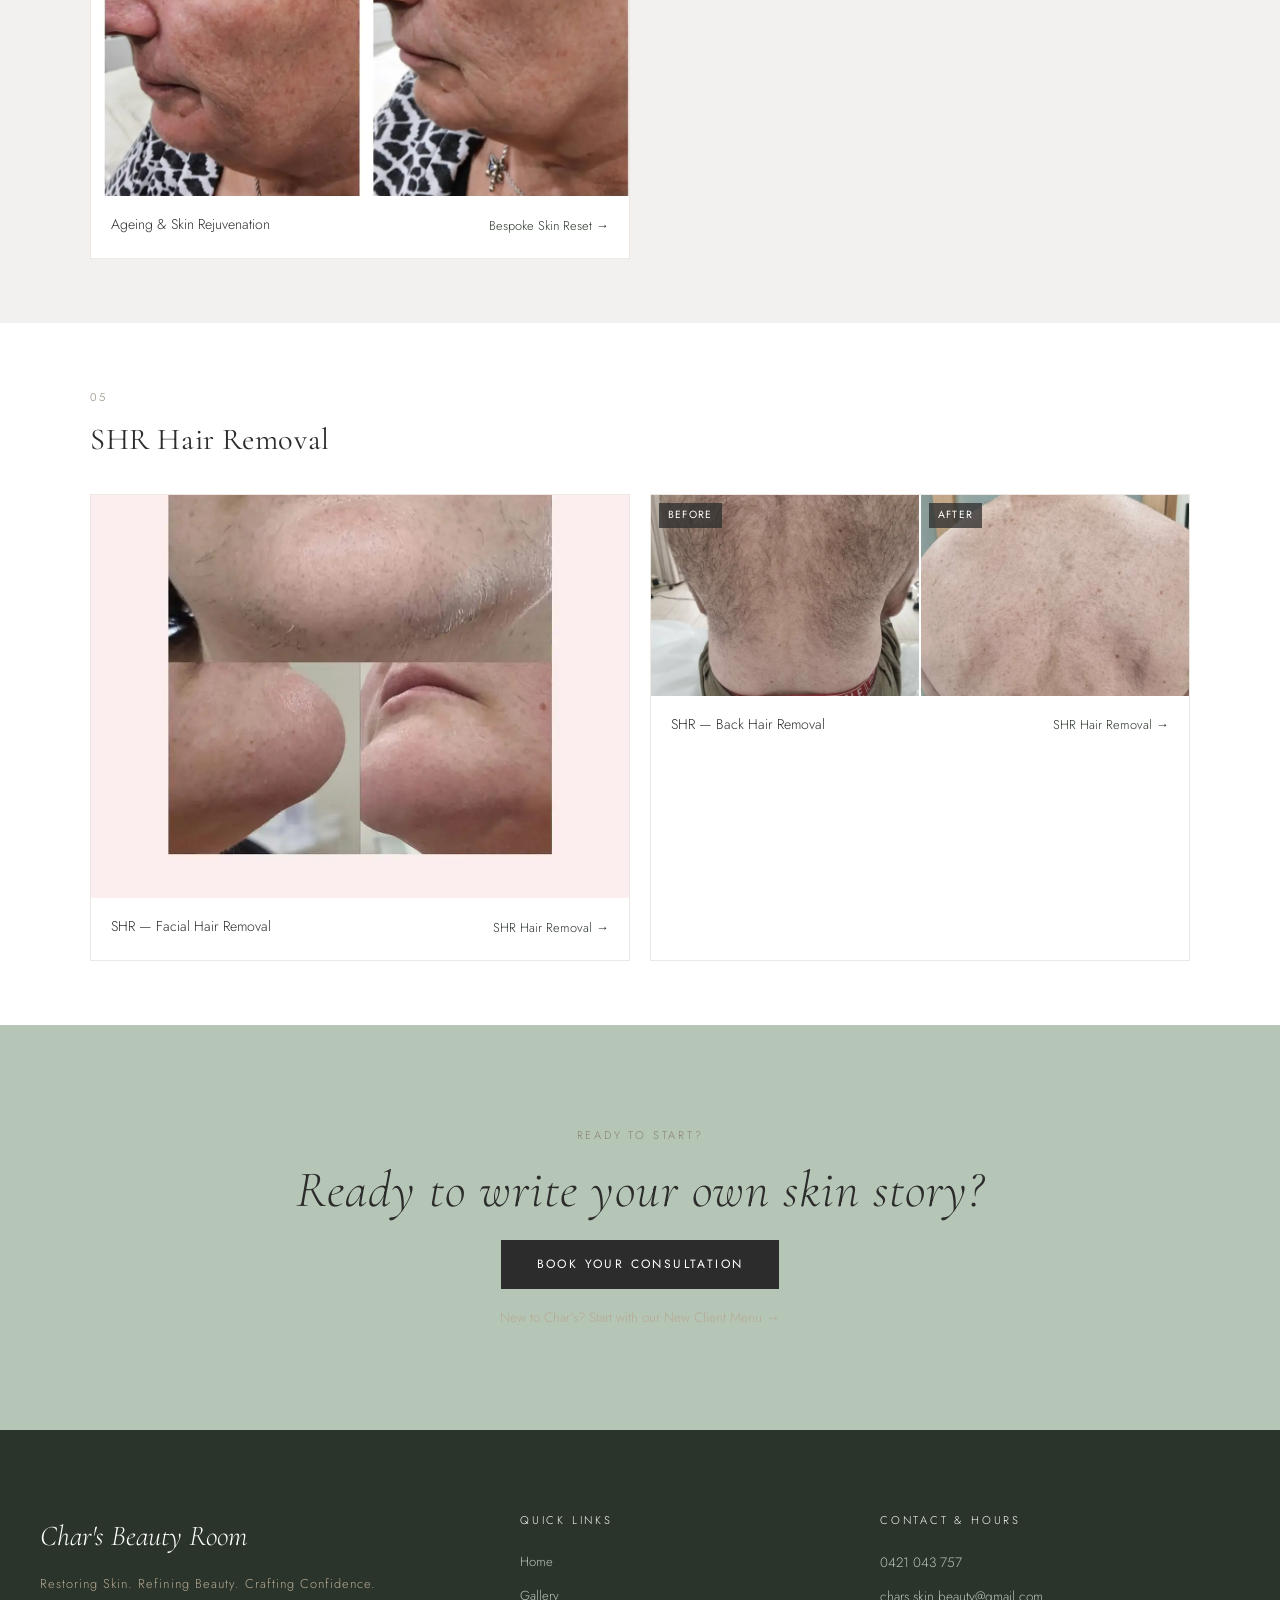
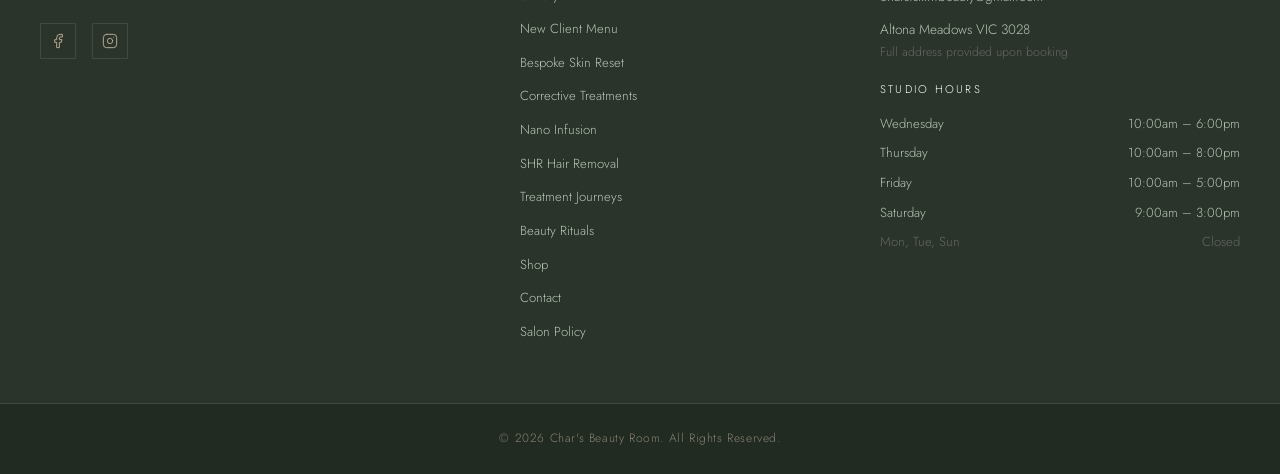
<file: gallery.html>
<!DOCTYPE html>
<html lang="en">
<head>
  <meta charset="UTF-8">
  <meta name="viewport" content="width=device-width, initial-scale=1.0">
  <meta name="description" content="Real client results from Char's Beauty Room — before and after photos for pigmentation, rosacea, acne, ageing, SHR hair removal and more. Altona Meadows Melbourne.">
  <title>Client Results Gallery | Char's Beauty Room</title>
  <link rel="stylesheet" href="css/style.css">
  <link rel="icon" type="image/webp" href="images/LOGO.webp">
  <link rel="apple-touch-icon" href="images/LOGO.webp">
</head>
<body>

  <!-- NAVIGATION -->
  <nav class="site-nav" role="navigation" aria-label="Main navigation">
    <div class="nav-inner">
      <a href="index.html" class="nav-logo"><img src="images/LOGO.webp" alt="Char's Beauty Room" class="nav-logo-img"><span class="nav-logo-accent" aria-hidden="true"></span></a>
      <ul class="nav-links" role="list">
        <li><a href="index.html">Home</a></li>
        <li><a href="gallery.html" aria-current="page">Gallery</a></li>
        <li><a href="new-client-menu.html">New Client</a></li>
        <li><a href="bespoke-skin-reset.html">Bespoke Reset</a></li>
        <li><a href="corrective-treatments.html">Corrective</a></li>
        <li><a href="nano-infusion.html">Nano Infusion</a></li>
        <li><a href="shr-hair-removal.html">SHR Hair</a></li>
        <li><a href="treatment-journeys.html">Journeys</a></li>
        <li><a href="beauty-rituals.html">Beauty Rituals</a></li>
        <li><a href="contact.html">Contact</a></li>
        <li><a href="shop.html">Shop</a></li>
      </ul>
      <div class="nav-right">
        <a href="https://charsbeautyroom.square.site/s/appointments" target="_blank" rel="noopener" class="btn-book-nav">Book Now</a>
        <button class="hamburger" id="hamburger" aria-label="Open menu" aria-expanded="false">
          <span></span><span></span><span></span>
        </button>
      </div>
    </div>
    <div class="nav-mobile" id="mobileNav" role="navigation" aria-label="Mobile navigation">
      <a href="index.html">Home</a>
      <a href="gallery.html">Gallery</a>
      <a href="new-client-menu.html">New Client</a>
      <a href="bespoke-skin-reset.html">Bespoke Reset</a>
      <a href="corrective-treatments.html">Corrective</a>
      <a href="nano-infusion.html">Nano Infusion</a>
      <a href="shr-hair-removal.html">SHR Hair Removal</a>
      <a href="treatment-journeys.html">Treatment Journeys</a>
      <a href="beauty-rituals.html">Beauty Rituals</a>
      <a href="shop.html">Shop</a>
      <a href="contact.html">Contact</a>
      <a href="salon-policy.html">Salon Policy</a>
      <a href="https://charsbeautyroom.square.site/s/appointments" target="_blank" rel="noopener" class="btn-book-mobile">Book Now</a>
    </div>
  </nav>

  <!-- HERO -->
  <section class="gallery-hero">
    <span class="eyebrow">Real Clients. Real Results.</span>
    <h1>Client Results Gallery</h1>
    <p>Every result you see was achieved right here at Char's Beauty Room in Altona Meadows. No filters, no stock photos — just honest, progressive skin transformations.</p>
  </section>

  <!-- SECTION 1: PIGMENTATION & SUN DAMAGE -->
  <section class="gallery-section">
    <div class="gallery-section-inner">
      <div class="gallery-section-header reveal">
        <span class="eyebrow">01</span>
        <h2>Pigmentation &amp; Sun Damage</h2>
      </div>
      <div class="gallery-grid">
        <div class="gallery-card reveal">
          <div class="gallery-card-imgs">
            <div class="gallery-img-wrap">
              <img src="images/pigmentation-before.webp" alt="Pigmentation before treatment" loading="lazy" onerror="this.style.display='none'">
              <span class="gallery-img-label">Before</span>
            </div>
            <div class="gallery-img-wrap">
              <img src="images/pigmentation-after.webp" alt="Pigmentation after treatment" loading="lazy" onerror="this.style.display='none'">
              <span class="gallery-img-label">After</span>
            </div>
          </div>
          <div class="gallery-card-body">
            <span class="gallery-card-concern">Facial Pigmentation</span>
            <a href="corrective-treatments.html" class="gallery-card-link">SSR Skin Rejuvenation →</a>
          </div>
        </div>
        <div class="gallery-card reveal">
          <div class="gallery-card-imgs single">
            <div class="gallery-img-wrap">
              <img src="images/pigmentation-ssr-before-after.webp" alt="SSR pigmentation before and after" loading="lazy" onerror="this.style.display='none'">
            </div>
          </div>
          <div class="gallery-card-body">
            <span class="gallery-card-concern">SSR Pigmentation Correction</span>
            <a href="corrective-treatments.html" class="gallery-card-link">SSR Skin Rejuvenation →</a>
          </div>
        </div>
        <div class="gallery-card reveal">
          <div class="gallery-card-imgs single">
            <div class="gallery-img-wrap">
              <img src="images/pigmentation-decolletage.webp" alt="Décolletage pigmentation treatment" loading="lazy" onerror="this.style.display='none'">
            </div>
          </div>
          <div class="gallery-card-body">
            <span class="gallery-card-concern">Décolletage Pigmentation</span>
            <a href="corrective-treatments.html" class="gallery-card-link">Corrective Treatments →</a>
          </div>
        </div>
        <div class="gallery-card reveal">
          <div class="gallery-card-imgs single">
            <div class="gallery-img-wrap">
              <img src="images/pigmentation-cheek-closeup.webp" alt="Cheek pigmentation closeup" loading="lazy" onerror="this.style.display='none'">
            </div>
          </div>
          <div class="gallery-card-body">
            <span class="gallery-card-concern">Cheek Pigmentation</span>
            <a href="corrective-treatments.html" class="gallery-card-link">Corrective Treatments →</a>
          </div>
        </div>
      </div>
    </div>
  </section>

  <!-- SECTION 2: REDNESS & ROSACEA -->
  <section class="gallery-section">
    <div class="gallery-section-inner">
      <div class="gallery-section-header reveal">
        <span class="eyebrow">02</span>
        <h2>Redness &amp; Rosacea</h2>
      </div>
      <div class="gallery-grid">
        <div class="gallery-card reveal">
          <div class="gallery-card-imgs">
            <div class="gallery-img-wrap">
              <img src="images/rosacea-before.webp" alt="Rosacea before treatment" loading="lazy" onerror="this.style.display='none'">
              <span class="gallery-img-label">Before</span>
            </div>
            <div class="gallery-img-wrap">
              <img src="images/rosacea-after.webp" alt="Rosacea after treatment" loading="lazy" onerror="this.style.display='none'">
              <span class="gallery-img-label">After</span>
            </div>
          </div>
          <div class="gallery-card-body">
            <span class="gallery-card-concern">Facial Rosacea</span>
            <a href="corrective-treatments.html" class="gallery-card-link">Corrective Treatments →</a>
          </div>
        </div>
      </div>
    </div>
  </section>

  <!-- SECTION 3: ACNE & CONGESTION -->
  <section class="gallery-section">
    <div class="gallery-section-inner">
      <div class="gallery-section-header reveal">
        <span class="eyebrow">03</span>
        <h2>Acne &amp; Congestion</h2>
      </div>
      <div class="gallery-grid">
        <div class="gallery-card reveal">
          <div class="gallery-card-imgs single">
            <div class="gallery-img-wrap">
              <img src="images/acne-chin-before-after.webp" alt="Chin acne before and after treatment" loading="lazy" onerror="this.style.display='none'">
            </div>
          </div>
          <div class="gallery-card-body">
            <span class="gallery-card-concern">Chin Acne</span>
            <a href="corrective-treatments.html" class="gallery-card-link">Corrective Treatments →</a>
          </div>
        </div>
      </div>
    </div>
  </section>

  <!-- SECTION 4: AGEING & SKIN REJUVENATION -->
  <section class="gallery-section">
    <div class="gallery-section-inner">
      <div class="gallery-section-header reveal">
        <span class="eyebrow">04</span>
        <h2>Ageing &amp; Skin Rejuvenation</h2>
      </div>
      <div class="gallery-grid">
        <div class="gallery-card reveal">
          <div class="gallery-card-imgs single">
            <div class="gallery-img-wrap">
              <img src="images/ageing-rejuvenation-before-after.webp" alt="Ageing and skin rejuvenation before and after" loading="lazy" onerror="this.style.display='none'">
            </div>
          </div>
          <div class="gallery-card-body">
            <span class="gallery-card-concern">Ageing &amp; Skin Rejuvenation</span>
            <a href="bespoke-skin-reset.html" class="gallery-card-link">Bespoke Skin Reset →</a>
          </div>
        </div>
      </div>
    </div>
  </section>

  <!-- SECTION 5: SHR HAIR REMOVAL -->
  <section class="gallery-section">
    <div class="gallery-section-inner">
      <div class="gallery-section-header reveal">
        <span class="eyebrow">05</span>
        <h2>SHR Hair Removal</h2>
      </div>
      <div class="gallery-grid">
        <div class="gallery-card reveal">
          <div class="gallery-card-imgs single">
            <div class="gallery-img-wrap">
              <img src="images/shr-facial-hair-collage.webp" alt="SHR facial hair removal results" loading="lazy" onerror="this.style.display='none'">
            </div>
          </div>
          <div class="gallery-card-body">
            <span class="gallery-card-concern">SHR — Facial Hair Removal</span>
            <a href="shr-hair-removal.html" class="gallery-card-link">SHR Hair Removal →</a>
          </div>
        </div>
        <div class="gallery-card reveal">
          <div class="gallery-card-imgs">
            <div class="gallery-img-wrap">
              <img src="images/shr-back-before.webp" alt="Back hair before SHR" loading="lazy" onerror="this.style.display='none'">
              <span class="gallery-img-label">Before</span>
            </div>
            <div class="gallery-img-wrap">
              <img src="images/shr-back-after.webp" alt="Back hair after SHR" loading="lazy" onerror="this.style.display='none'" style="object-position:center 15%;">
              <span class="gallery-img-label">After</span>
            </div>
          </div>
          <div class="gallery-card-body">
            <span class="gallery-card-concern">SHR — Back Hair Removal</span>
            <a href="shr-hair-removal.html" class="gallery-card-link">SHR Hair Removal →</a>
          </div>
        </div>
      </div>
    </div>
  </section>

  <!-- CTA -->
  <section class="cta-banner" style="text-align:center;">
    <div class="section-inner">
      <span class="eyebrow reveal">Ready to start?</span>
      <h2 class="reveal"><em>Ready to write your own skin story?</em></h2>
      <a href="https://charsbeautyroom.square.site/s/appointments" target="_blank" rel="noopener" class="btn-hp-sage reveal">Book Your Consultation</a>
      <a href="new-client-menu.html" class="cta-new-client-note">New to Char's? Start with our New Client Menu →</a>
    </div>
  </section>

  <!-- FOOTER -->
  <footer class="site-footer">
    <div class="footer-inner">
      <div class="footer-col">
        <span class="footer-brand-name">Char's Beauty Room</span>
        <p class="footer-tagline">Restoring Skin. Refining Beauty. Crafting Confidence.</p>
        <div class="footer-socials">
          <a href="https://www.facebook.com/share/16y8bG85gF/" target="_blank" rel="noopener" aria-label="Facebook">
            <svg viewBox="0 0 24 24" aria-hidden="true"><path d="M18 2h-3a5 5 0 0 0-5 5v3H7v4h3v8h4v-8h3l1-4h-4V7a1 1 0 0 1 1-1h3z"/></svg>
          </a>
          <a href="https://www.instagram.com/charsbeautyroom" target="_blank" rel="noopener" aria-label="Instagram">
            <svg viewBox="0 0 24 24" aria-hidden="true"><rect x="2" y="2" width="20" height="20" rx="5" ry="5"/><path d="M16 11.37A4 4 0 1 1 12.63 8 4 4 0 0 1 16 11.37z"/><line x1="17.5" y1="6.5" x2="17.51" y2="6.5"/></svg>
          </a>
        </div>
      </div>
      <div class="footer-col">
        <h4>Quick Links</h4>
        <nav class="footer-links" aria-label="Footer navigation">
          <a href="index.html">Home</a>
          <a href="gallery.html">Gallery</a>
          <a href="new-client-menu.html">New Client Menu</a>
          <a href="bespoke-skin-reset.html">Bespoke Skin Reset</a>
          <a href="corrective-treatments.html">Corrective Treatments</a>
          <a href="nano-infusion.html">Nano Infusion</a>
          <a href="shr-hair-removal.html">SHR Hair Removal</a>
          <a href="treatment-journeys.html">Treatment Journeys</a>
          <a href="beauty-rituals.html">Beauty Rituals</a>
          <a href="shop.html">Shop</a>
          <a href="contact.html">Contact</a>
          <a href="salon-policy.html">Salon Policy</a>
        </nav>
      </div>
      <div class="footer-col">
        <h4>Contact &amp; Hours</h4>
        <div class="footer-contact">
          <a href="tel:0421043757">0421 043 757</a>
          <a href="mailto:chars.skin.beauty@gmail.com">chars.skin.beauty@gmail.com</a>
          <p>Altona Meadows VIC 3028<br><small style="font-size:0.78rem;color:#666;">Full address provided upon booking</small></p>
        </div>
        <div class="footer-hours">
          <p class="footer-hours-title">Studio Hours</p>
          <table>
            <tr><td>Wednesday</td><td>10:00am – 6:00pm</td></tr>
            <tr><td>Thursday</td><td>10:00am – 8:00pm</td></tr>
            <tr><td>Friday</td><td>10:00am – 5:00pm</td></tr>
            <tr><td>Saturday</td><td>9:00am – 3:00pm</td></tr>
            <tr><td style="color:#666;">Mon, Tue, Sun</td><td style="color:#666;">Closed</td></tr>
          </table>
        </div>
      </div>
    </div>
    <div class="footer-bottom">
      <p>&copy; 2026 Char's Beauty Room. All Rights Reserved.</p>
    </div>
  </footer>

  <!-- WHATSAPP FLOATING WIDGET -->
  <div class="wa-widget">
    <span class="wa-tooltip">Chat with us</span>
    <a href="https://wa.me/61421043757" target="_blank" rel="noopener" class="wa-btn" aria-label="Chat on WhatsApp">
      <svg viewBox="0 0 24 24" xmlns="http://www.w3.org/2000/svg" aria-hidden="true">
        <path d="M17.472 14.382c-.297-.149-1.758-.867-2.03-.967-.273-.099-.471-.148-.67.15-.197.297-.767.966-.94 1.164-.173.199-.347.223-.644.075-.297-.15-1.255-.463-2.39-1.475-.883-.788-1.48-1.761-1.653-2.059-.173-.297-.018-.458.13-.606.134-.133.298-.347.446-.52.149-.174.198-.298.298-.497.099-.198.05-.371-.025-.52-.075-.149-.669-1.612-.916-2.207-.242-.579-.487-.5-.669-.51-.173-.008-.371-.01-.57-.01-.198 0-.52.074-.792.372-.272.297-1.04 1.016-1.04 2.479 0 1.462 1.065 2.875 1.213 3.074.149.198 2.096 3.2 5.077 4.487.709.306 1.262.489 1.694.625.712.227 1.36.195 1.871.118.571-.085 1.758-.719 2.006-1.413.248-.694.248-1.289.173-1.413-.074-.124-.272-.198-.57-.347m-5.421 7.403h-.004a9.87 9.87 0 01-5.031-1.378l-.361-.214-3.741.982.998-3.648-.235-.374a9.86 9.86 0 01-1.51-5.26c.001-5.45 4.436-9.884 9.888-9.884 2.64 0 5.122 1.03 6.988 2.898a9.825 9.825 0 012.893 6.994c-.003 5.45-4.437 9.884-9.885 9.884m8.413-18.297A11.815 11.815 0 0012.05 0C5.495 0 .16 5.335.157 11.892c0 2.096.547 4.142 1.588 5.945L.057 24l6.305-1.654a11.882 11.882 0 005.683 1.448h.005c6.554 0 11.89-5.335 11.893-11.893a11.821 11.821 0 00-3.48-8.413z"/>
      </svg>
    </a>
  </div>

  <!-- STICKY MOBILE BOOK NOW -->
  <a href="https://charsbeautyroom.square.site/s/appointments" target="_blank" rel="noopener" class="sticky-book-btn" aria-label="Book Now">Book Now</a>

  <script src="js/main.js"></script>
</body>
</html>
</file>
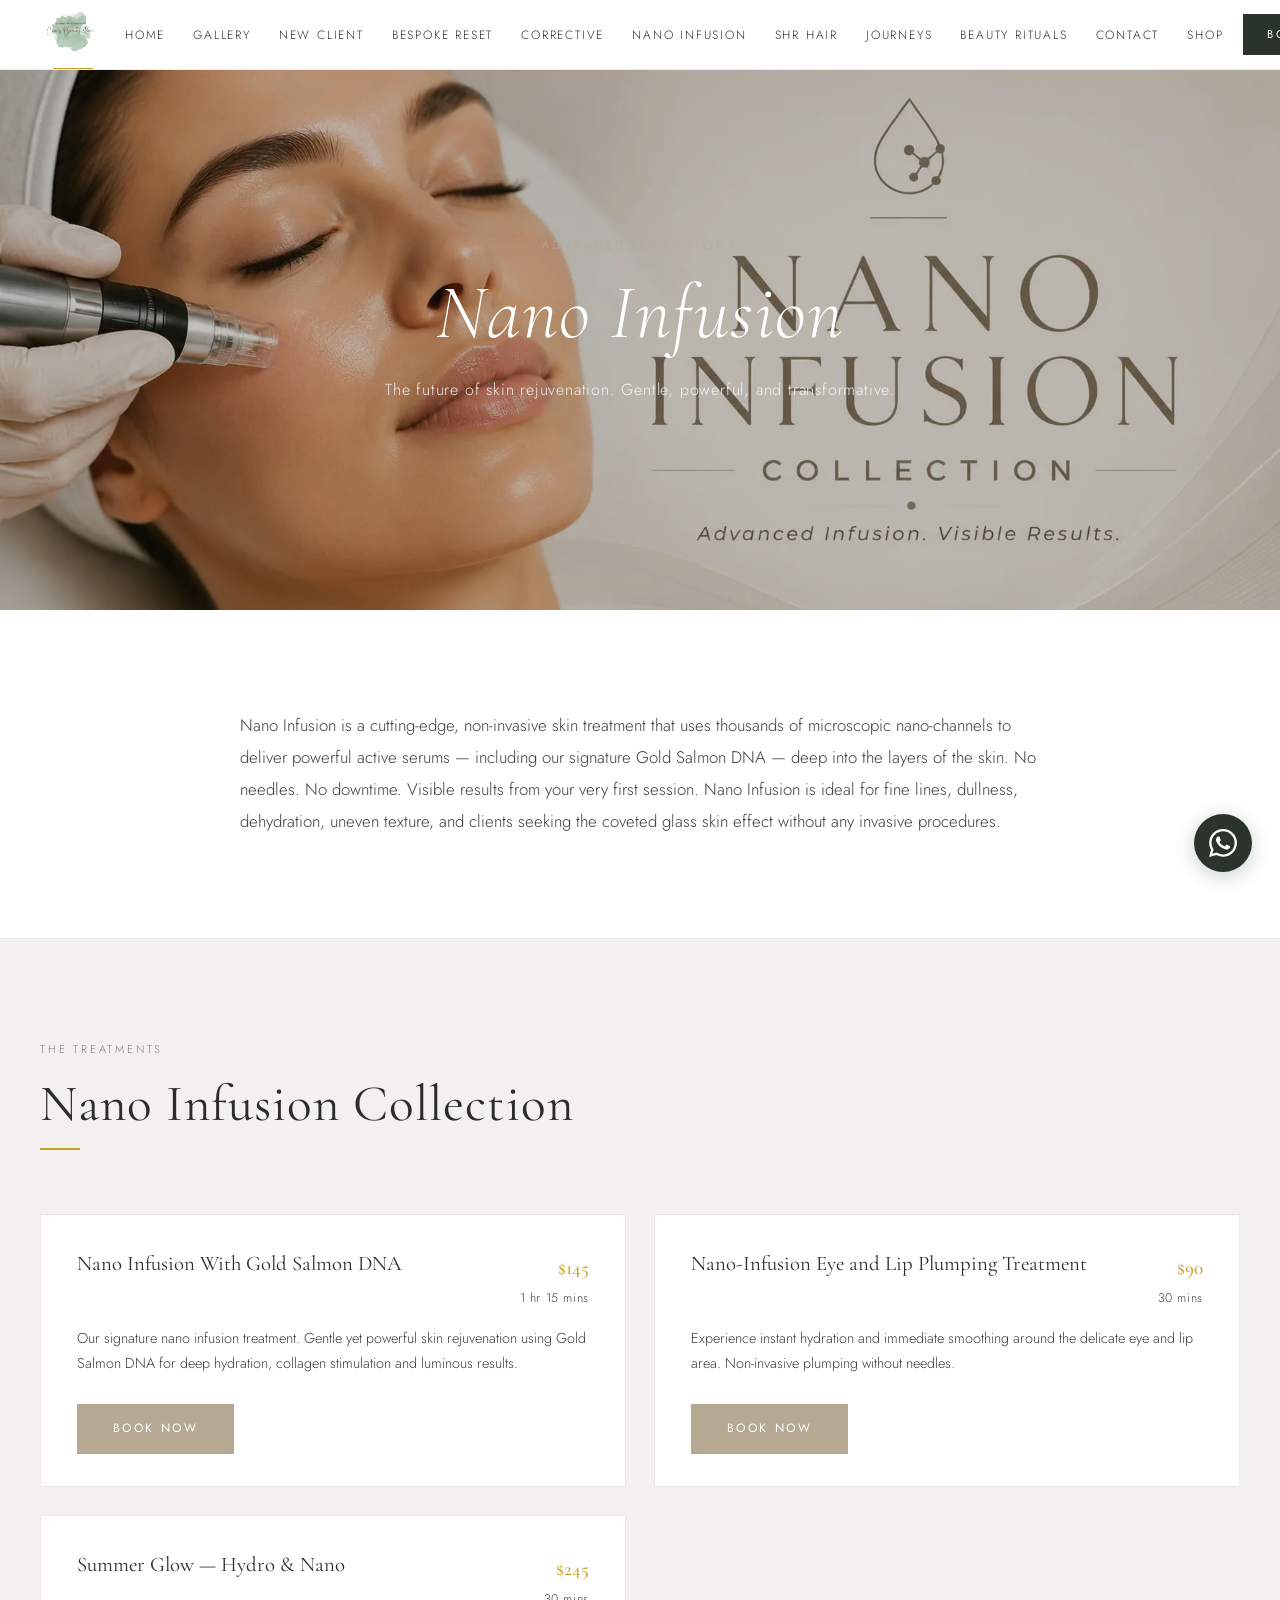
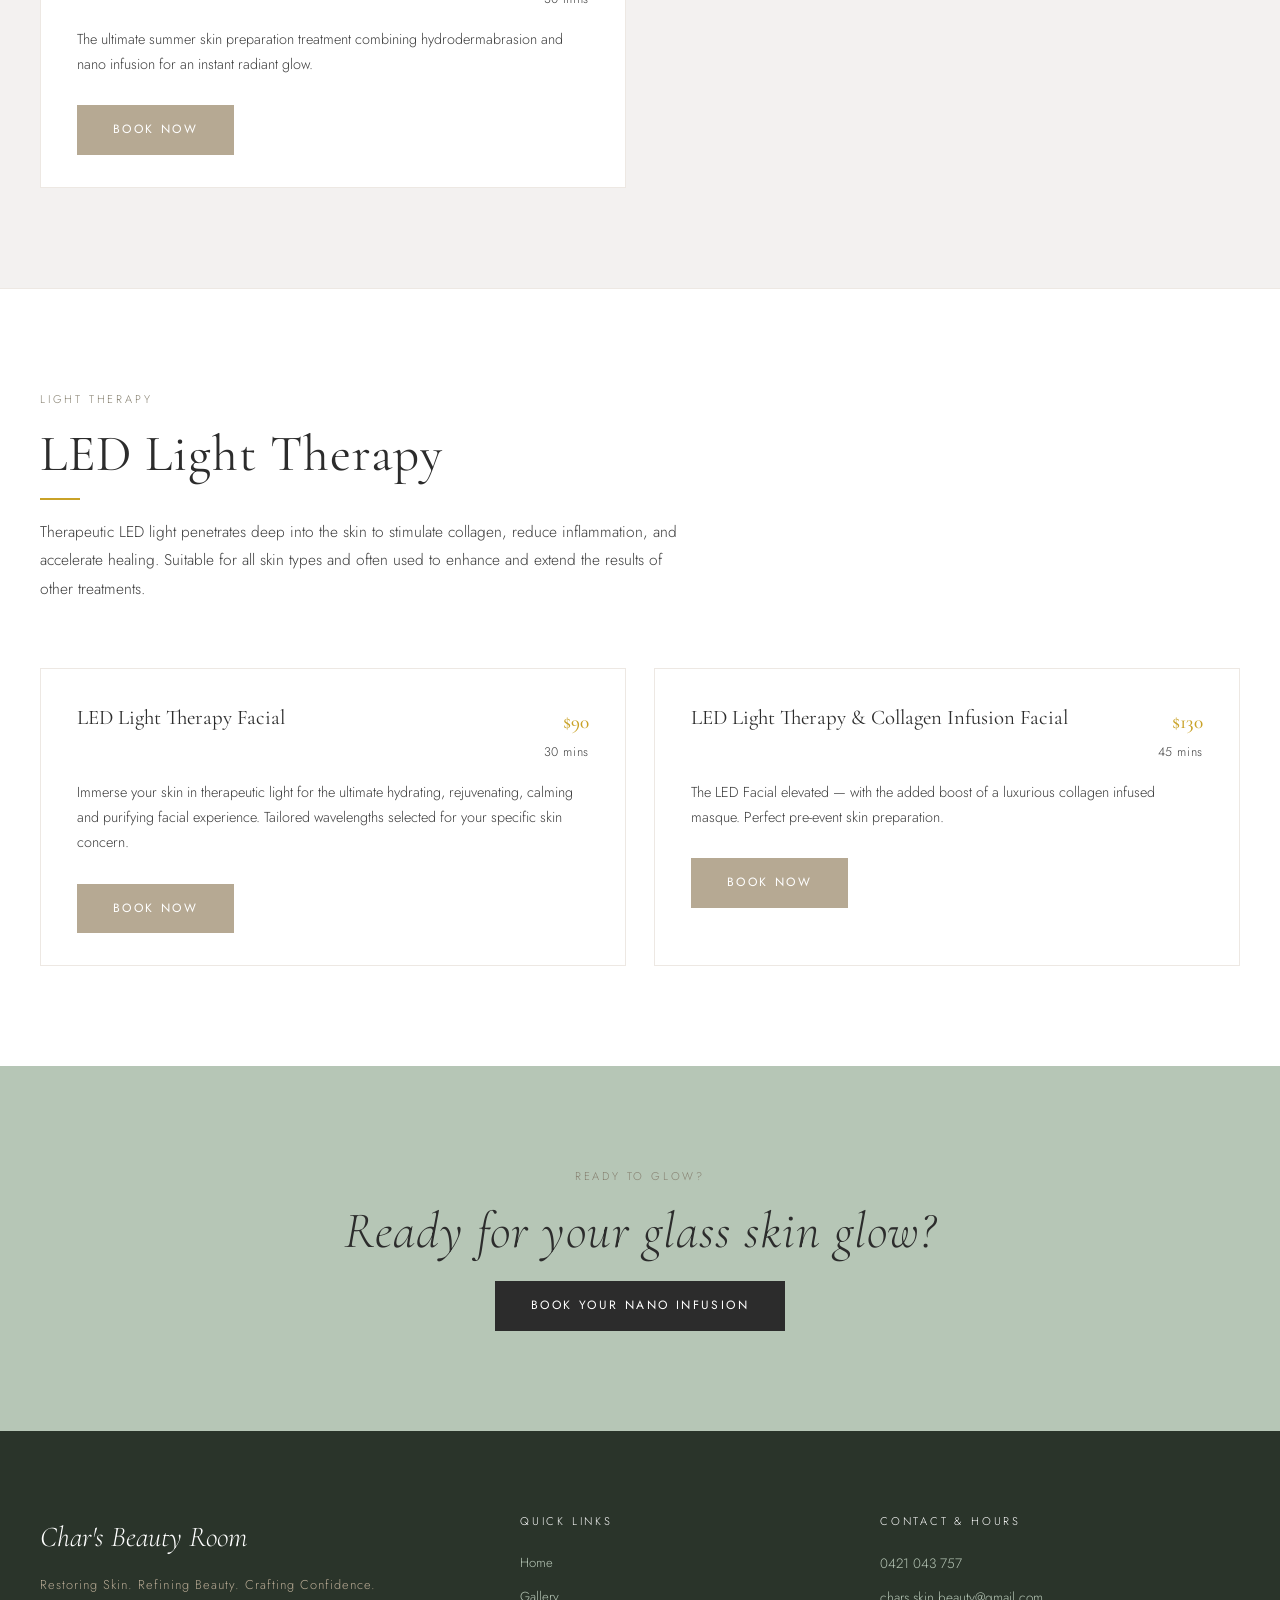
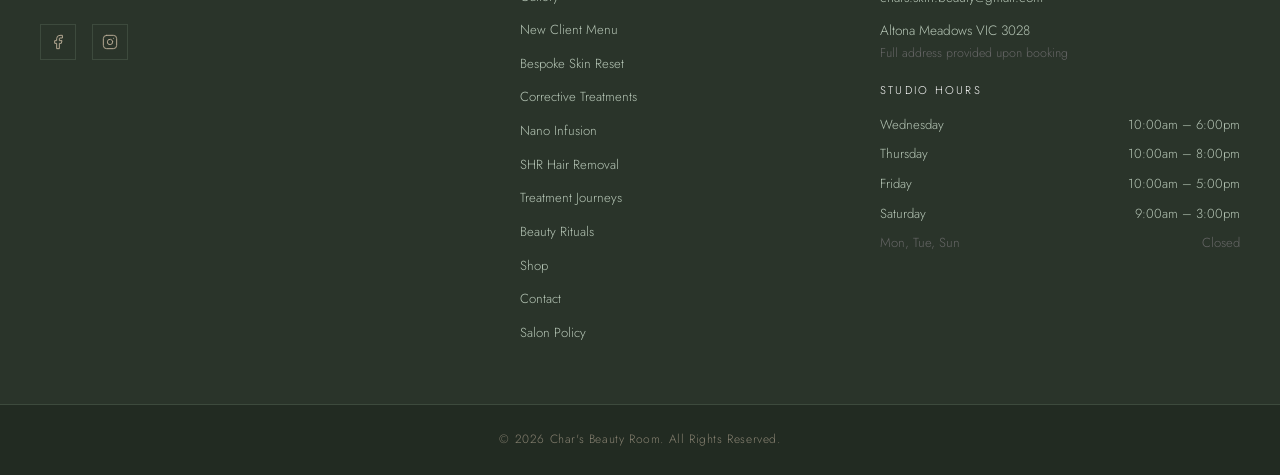
<file: nano-infusion.html>
<!DOCTYPE html>
<html lang="en">
<head>
  <meta charset="UTF-8">
  <meta name="viewport" content="width=device-width, initial-scale=1.0">
  <meta name="description" content="Nano Infusion treatments at Char's Beauty Room — Gold Salmon DNA, LED Light Therapy and cutting-edge skin rejuvenation. No needles, no downtime. Altona Meadows, Melbourne.">
  <title>Nano Infusion | Char's Beauty Room</title>
  <link rel="stylesheet" href="css/style.css">
  <link rel="icon" type="image/webp" href="images/LOGO.webp">
  <link rel="apple-touch-icon" href="images/LOGO.webp">
</head>
<body>

  <!-- NAVIGATION -->
  <nav class="site-nav" role="navigation" aria-label="Main navigation">
    <div class="nav-inner">
      <a href="index.html" class="nav-logo"><img src="images/LOGO.webp" alt="Char's Beauty Room" class="nav-logo-img"><span class="nav-logo-accent" aria-hidden="true"></span></a>
      <ul class="nav-links" role="list">
        <li><a href="index.html">Home</a></li>
        <li><a href="gallery.html">Gallery</a></li>
        <li><a href="new-client-menu.html">New Client</a></li>
        <li><a href="bespoke-skin-reset.html">Bespoke Reset</a></li>
        <li><a href="corrective-treatments.html">Corrective</a></li>
        <li><a href="nano-infusion.html">Nano Infusion</a></li>
        <li><a href="shr-hair-removal.html">SHR Hair</a></li>
        <li><a href="treatment-journeys.html">Journeys</a></li>
        <li><a href="beauty-rituals.html">Beauty Rituals</a></li>
        <li><a href="contact.html">Contact</a></li>
        <li><a href="shop.html">Shop</a></li>
      </ul>
      <div class="nav-right">
        <a href="https://charsbeautyroom.square.site/s/appointments" target="_blank" rel="noopener" class="btn-book-nav">Book Now</a>
        <button class="hamburger" id="hamburger" aria-label="Open menu" aria-expanded="false">
          <span></span><span></span><span></span>
        </button>
      </div>
    </div>
    <div class="nav-mobile" id="mobileNav">
      <a href="index.html">Home</a>
      <a href="gallery.html">Gallery</a>
      <a href="new-client-menu.html">New Client</a>
      <a href="bespoke-skin-reset.html">Bespoke Reset</a>
      <a href="corrective-treatments.html">Corrective</a>
      <a href="nano-infusion.html">Nano Infusion</a>
      <a href="shr-hair-removal.html">SHR Hair Removal</a>
      <a href="treatment-journeys.html">Treatment Journeys</a>
      <a href="beauty-rituals.html">Beauty Rituals</a>
      <a href="shop.html">Shop</a>
      <a href="contact.html">Contact</a>
      <a href="salon-policy.html">Salon Policy</a>
      <a href="https://charsbeautyroom.square.site/s/appointments" target="_blank" rel="noopener" class="btn-book-mobile">Book Now</a>
    </div>
  </nav>

  <!-- HERO -->
  <!-- TODO: Replace with new hero image when provided by Charmayne -->
  <section class="hero hero-short">
    <div class="hero-bg" style="background-image: url('images/nano-infusion-new.webp'), url('images/nano-infusion.webp'); background-color: #F3F1F0;"></div>
    <div class="hero-overlay"></div>
    <div class="hero-content">
      <span class="eyebrow fade-1">Advanced Technology</span>
      <h1 class="fade-2">Nano Infusion</h1>
      <p class="hero-sub fade-3">The future of skin rejuvenation. Gentle, powerful, and transformative.</p>
    </div>
  </section>

  <!-- INTRO -->
  <section class="section section-white">
    <div class="section-inner" style="max-width:800px;">
      <p class="reveal" style="font-size:1.05rem;line-height:1.9;">Nano Infusion is a cutting-edge, non-invasive skin treatment that uses thousands of microscopic nano-channels to deliver powerful active serums — including our signature Gold Salmon DNA — deep into the layers of the skin. No needles. No downtime. Visible results from your very first session. Nano Infusion is ideal for fine lines, dullness, dehydration, uneven texture, and clients seeking the coveted glass skin effect without any invasive procedures.</p>
    </div>
  </section>

  <hr class="section-divider">

  <!-- NANO INFUSION TREATMENTS -->
  <section class="section section-linen">
    <div class="section-inner">
      <div class="section-header reveal">
        <span class="eyebrow">The Treatments</span>
        <h2>Nano Infusion Collection</h2>
      </div>
      <div class="treatment-cards">

        <div class="treatment-card reveal">
          <div class="treatment-card-header">
            <h3>Nano Infusion With Gold Salmon DNA</h3>
            <div class="treatment-card-meta">
              <span class="price">$145</span>
              <span class="duration">1 hr 15 mins</span>
            </div>
          </div>
          <p>Our signature nano infusion treatment. Gentle yet powerful skin rejuvenation using Gold Salmon DNA for deep hydration, collagen stimulation and luminous results.</p>
          <a href="https://charsbeautyroom.square.site/s/appointments" target="_blank" rel="noopener" class="btn-primary">Book Now</a>
        </div>

        <div class="treatment-card reveal">
          <div class="treatment-card-header">
            <h3>Nano-Infusion Eye and Lip Plumping Treatment</h3>
            <div class="treatment-card-meta">
              <span class="price">$90</span>
              <span class="duration">30 mins</span>
            </div>
          </div>
          <p>Experience instant hydration and immediate smoothing around the delicate eye and lip area. Non-invasive plumping without needles.</p>
          <a href="https://charsbeautyroom.square.site/s/appointments" target="_blank" rel="noopener" class="btn-primary">Book Now</a>
        </div>

        <div class="treatment-card reveal">
          <div class="treatment-card-header">
            <h3>Summer Glow — Hydro &amp; Nano</h3>
            <div class="treatment-card-meta">
              <span class="price">$245</span>
              <span class="duration">30 mins</span>
            </div>
          </div>
          <p>The ultimate summer skin preparation treatment combining hydrodermabrasion and nano infusion for an instant radiant glow.</p>
          <a href="https://charsbeautyroom.square.site/s/appointments" target="_blank" rel="noopener" class="btn-primary">Book Now</a>
        </div>

      </div>
    </div>
  </section>

  <hr class="section-divider">

  <!-- LED LIGHT THERAPY -->
  <section class="section section-white">
    <div class="section-inner">
      <div class="section-header reveal">
        <span class="eyebrow">Light Therapy</span>
        <h2>LED Light Therapy</h2>
        <p style="margin-top:18px;max-width:640px;font-size:0.97rem;line-height:1.85;">Therapeutic LED light penetrates deep into the skin to stimulate collagen, reduce inflammation, and accelerate healing. Suitable for all skin types and often used to enhance and extend the results of other treatments.</p>
      </div>
      <div class="treatment-cards">

        <div class="treatment-card reveal">
          <div class="treatment-card-header">
            <h3>LED Light Therapy Facial</h3>
            <div class="treatment-card-meta">
              <span class="price">$90</span>
              <span class="duration">30 mins</span>
            </div>
          </div>
          <p>Immerse your skin in therapeutic light for the ultimate hydrating, rejuvenating, calming and purifying facial experience. Tailored wavelengths selected for your specific skin concern.</p>
          <a href="https://charsbeautyroom.square.site/s/appointments" target="_blank" rel="noopener" class="btn-primary">Book Now</a>
        </div>

        <div class="treatment-card reveal">
          <div class="treatment-card-header">
            <h3>LED Light Therapy &amp; Collagen Infusion Facial</h3>
            <div class="treatment-card-meta">
              <span class="price">$130</span>
              <span class="duration">45 mins</span>
            </div>
          </div>
          <p>The LED Facial elevated — with the added boost of a luxurious collagen infused masque. Perfect pre-event skin preparation.</p>
          <a href="https://charsbeautyroom.square.site/s/appointments" target="_blank" rel="noopener" class="btn-primary">Book Now</a>
        </div>

      </div>
    </div>
  </section>

  <!-- CTA BANNER -->
    <section class="cta-banner" style="text-align:center;">
    <div class="section-inner">
      <span class="eyebrow reveal">Ready to glow?</span>
      <h2 class="reveal"><em>Ready for your glass skin glow?</em></h2>
      <a href="https://charsbeautyroom.square.site/s/appointments" target="_blank" rel="noopener" class="btn-hp-sage reveal">Book Your Nano Infusion</a>
    </div>
  </section>

  <!-- FOOTER -->
  <footer class="site-footer">
    <div class="footer-inner">
      <div class="footer-col">
        <span class="footer-brand-name">Char's Beauty Room</span>
        <p class="footer-tagline">Restoring Skin. Refining Beauty. Crafting Confidence.</p>
        <div class="footer-socials">
          <a href="https://www.facebook.com/share/16y8bG85gF/" target="_blank" rel="noopener" aria-label="Facebook">
            <svg viewBox="0 0 24 24" aria-hidden="true"><path d="M18 2h-3a5 5 0 0 0-5 5v3H7v4h3v8h4v-8h3l1-4h-4V7a1 1 0 0 1 1-1h3z"/></svg>
          </a>
          <a href="https://www.instagram.com/charsbeautyroom" target="_blank" rel="noopener" aria-label="Instagram">
            <svg viewBox="0 0 24 24" aria-hidden="true"><rect x="2" y="2" width="20" height="20" rx="5" ry="5"/><path d="M16 11.37A4 4 0 1 1 12.63 8 4 4 0 0 1 16 11.37z"/><line x1="17.5" y1="6.5" x2="17.51" y2="6.5"/></svg>
          </a>
        </div>
      </div>
      <div class="footer-col">
        <h4>Quick Links</h4>
        <nav class="footer-links">
          <a href="index.html">Home</a>
          <a href="gallery.html">Gallery</a>
          <a href="new-client-menu.html">New Client Menu</a>
          <a href="bespoke-skin-reset.html">Bespoke Skin Reset</a>
          <a href="corrective-treatments.html">Corrective Treatments</a>
          <a href="nano-infusion.html">Nano Infusion</a>
          <a href="shr-hair-removal.html">SHR Hair Removal</a>
          <a href="treatment-journeys.html">Treatment Journeys</a>
          <a href="beauty-rituals.html">Beauty Rituals</a>
          <a href="shop.html">Shop</a>
          <a href="contact.html">Contact</a>
      <a href="salon-policy.html">Salon Policy</a>
        </nav>
      </div>
      <div class="footer-col">
        <h4>Contact &amp; Hours</h4>
        <div class="footer-contact">
          <a href="tel:0421043757">0421 043 757</a>
          <a href="mailto:chars.skin.beauty@gmail.com">chars.skin.beauty@gmail.com</a>
          <p>Altona Meadows VIC 3028<br><small style="font-size:0.78rem;color:#666;">Full address provided upon booking</small></p>
        </div>
        <div class="footer-hours">
          <p class="footer-hours-title">Studio Hours</p>
          <table>
            <tr><td>Wednesday</td><td>10:00am – 6:00pm</td></tr>
            <tr><td>Thursday</td><td>10:00am – 8:00pm</td></tr>
            <tr><td>Friday</td><td>10:00am – 5:00pm</td></tr>
            <tr><td>Saturday</td><td>9:00am – 3:00pm</td></tr>
            <tr><td style="color:#666;">Mon, Tue, Sun</td><td style="color:#666;">Closed</td></tr>
          </table>
        </div>
      </div>
    </div>
    <div class="footer-bottom">
      <p>&copy; 2026 Char's Beauty Room. All Rights Reserved.</p>
    </div>
  </footer>


  <!-- WHATSAPP FLOATING WIDGET -->
  <div class="wa-widget">
    <span class="wa-tooltip">Chat with us</span>
    <a href="https://wa.me/61421043757" target="_blank" rel="noopener" class="wa-btn" aria-label="Chat on WhatsApp">
      <svg viewBox="0 0 24 24" xmlns="http://www.w3.org/2000/svg" aria-hidden="true">
        <path d="M17.472 14.382c-.297-.149-1.758-.867-2.03-.967-.273-.099-.471-.148-.67.15-.197.297-.767.966-.94 1.164-.173.199-.347.223-.644.075-.297-.15-1.255-.463-2.39-1.475-.883-.788-1.48-1.761-1.653-2.059-.173-.297-.018-.458.13-.606.134-.133.298-.347.446-.52.149-.174.198-.298.298-.497.099-.198.05-.371-.025-.52-.075-.149-.669-1.612-.916-2.207-.242-.579-.487-.5-.669-.51-.173-.008-.371-.01-.57-.01-.198 0-.52.074-.792.372-.272.297-1.04 1.016-1.04 2.479 0 1.462 1.065 2.875 1.213 3.074.149.198 2.096 3.2 5.077 4.487.709.306 1.262.489 1.694.625.712.227 1.36.195 1.871.118.571-.085 1.758-.719 2.006-1.413.248-.694.248-1.289.173-1.413-.074-.124-.272-.198-.57-.347m-5.421 7.403h-.004a9.87 9.87 0 01-5.031-1.378l-.361-.214-3.741.982.998-3.648-.235-.374a9.86 9.86 0 01-1.51-5.26c.001-5.45 4.436-9.884 9.888-9.884 2.64 0 5.122 1.03 6.988 2.898a9.825 9.825 0 012.893 6.994c-.003 5.45-4.437 9.884-9.885 9.884m8.413-18.297A11.815 11.815 0 0012.05 0C5.495 0 .16 5.335.157 11.892c0 2.096.547 4.142 1.588 5.945L.057 24l6.305-1.654a11.882 11.882 0 005.683 1.448h.005c6.554 0 11.89-5.335 11.893-11.893a11.821 11.821 0 00-3.48-8.413z"/>
      </svg>
    </a>
  </div>

  <!-- STICKY MOBILE BOOK NOW -->
  <a href="https://charsbeautyroom.square.site/s/appointments" target="_blank" rel="noopener" class="sticky-book-btn" aria-label="Book Now">Book Now</a>

  <script src="js/main.js"></script>
</body>
</html>
</file>
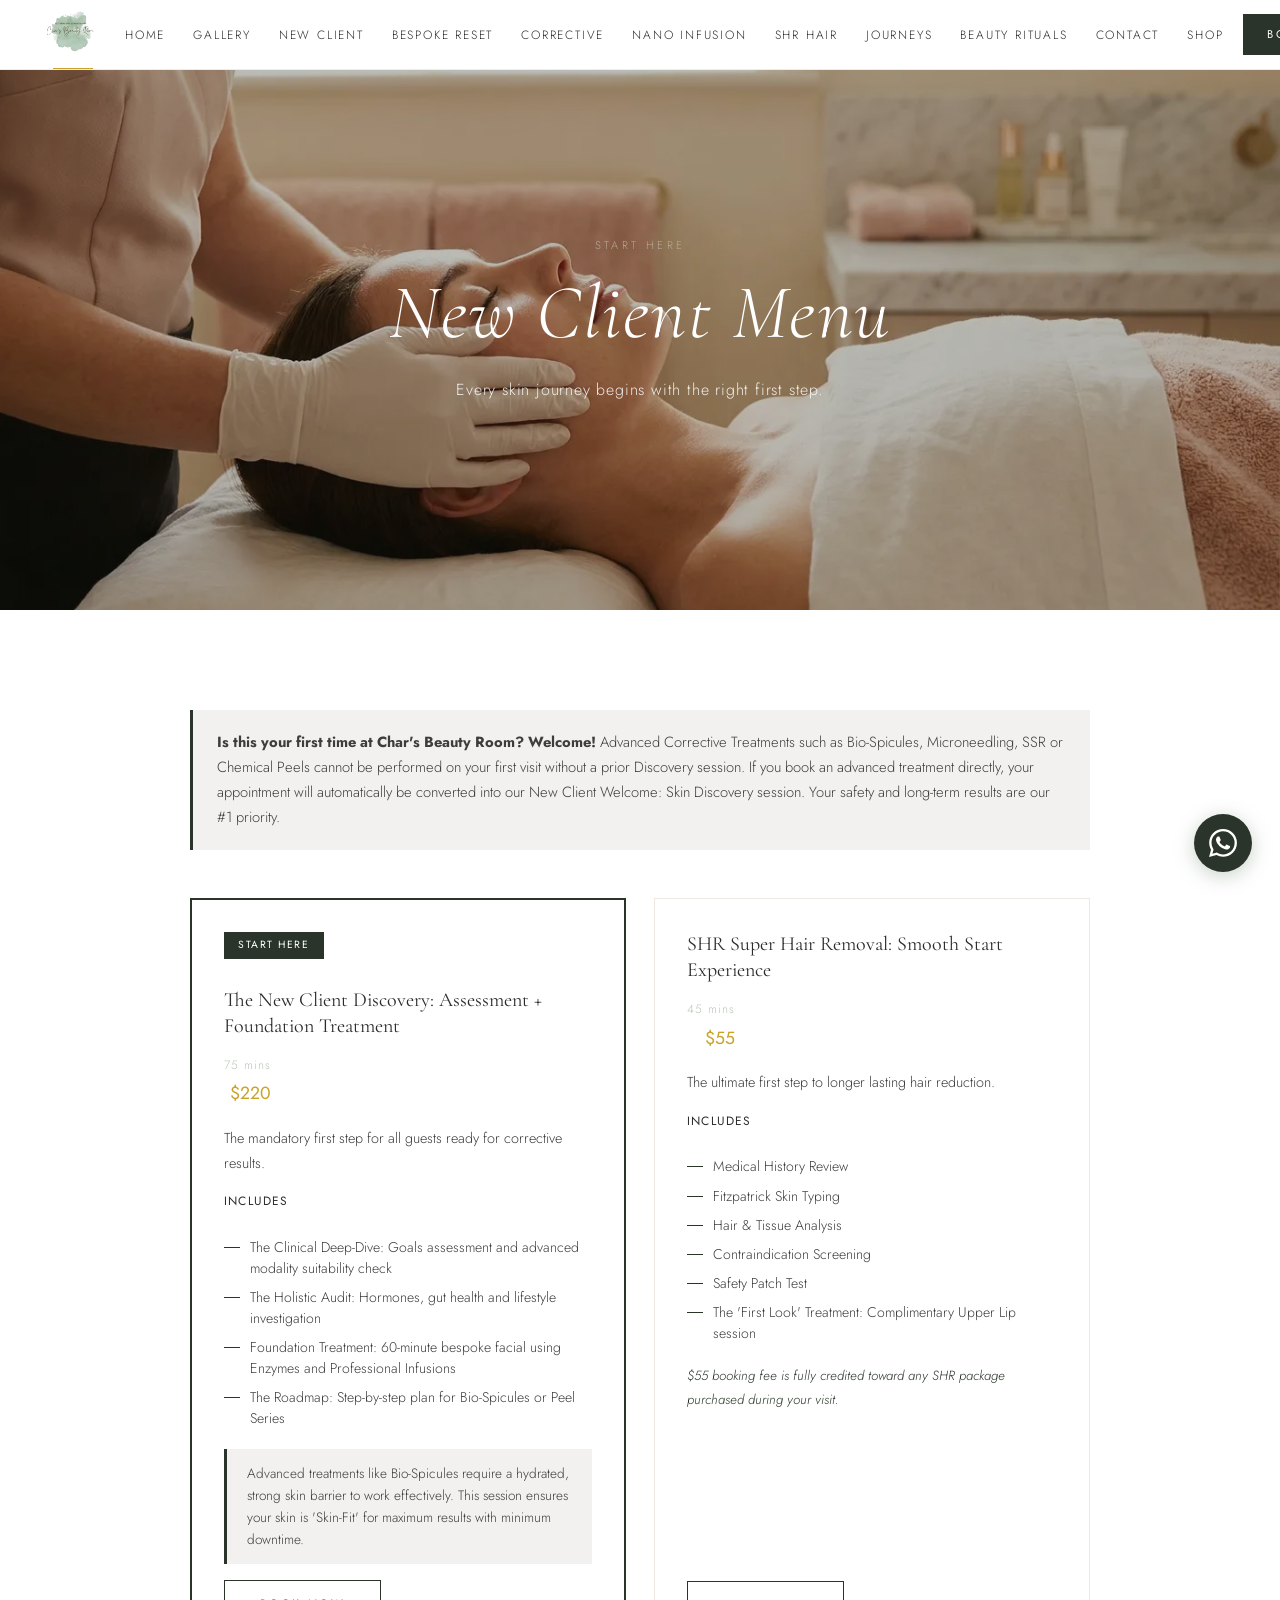
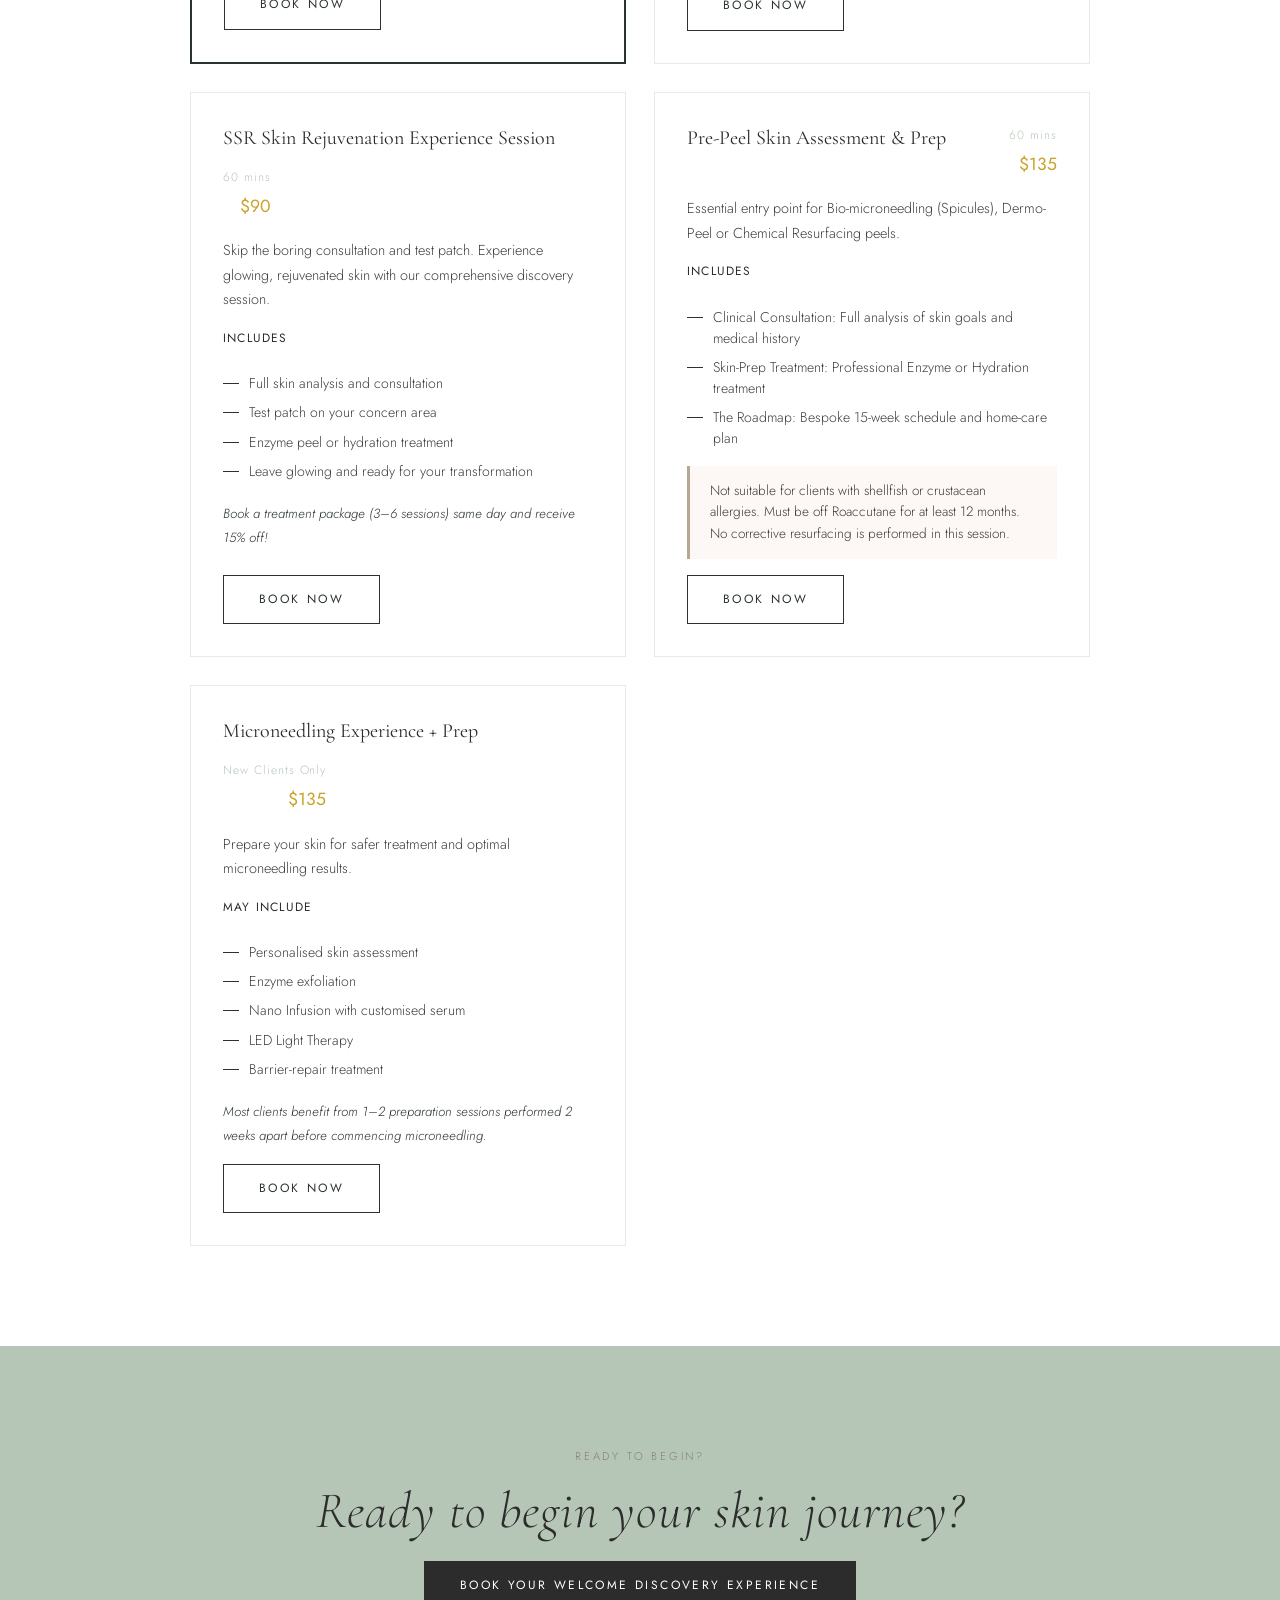
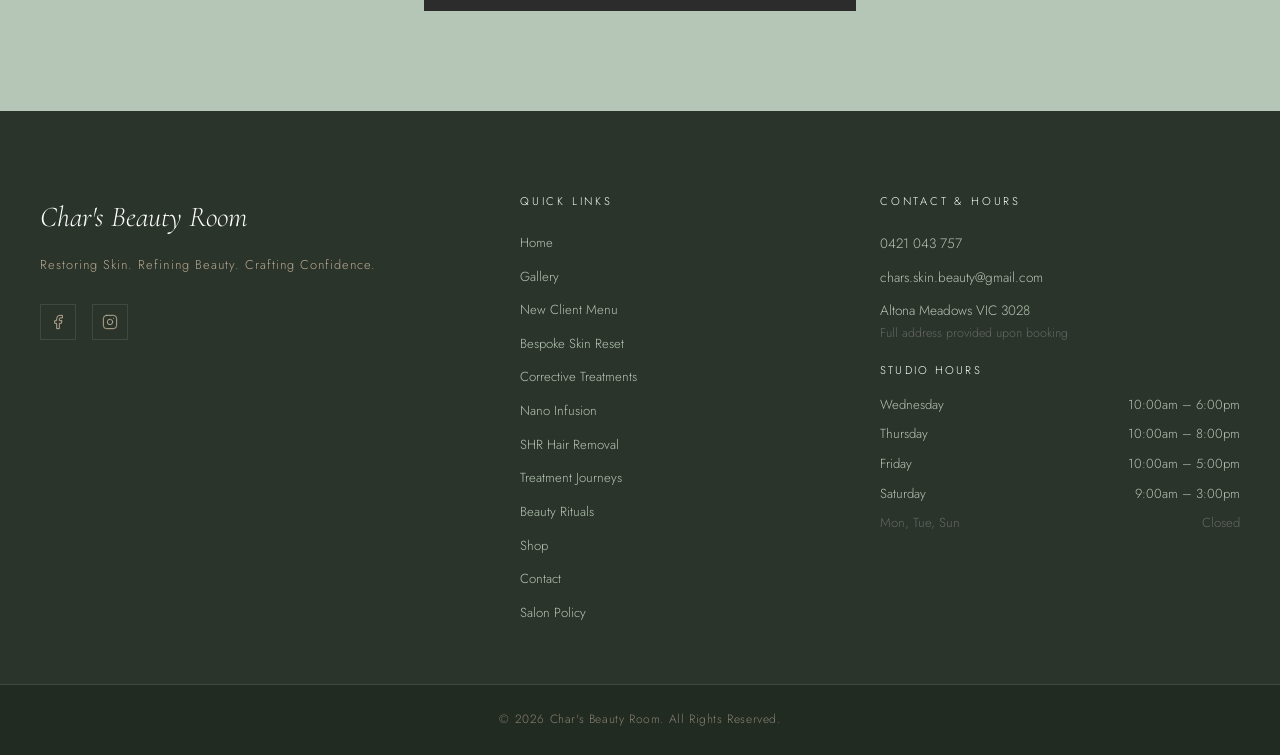
<file: new-client-menu.html>
<!DOCTYPE html>
<html lang="en">
<head>
  <meta charset="UTF-8">
  <meta name="viewport" content="width=device-width, initial-scale=1.0">
  <meta name="description" content="New Client Menu at Char's Beauty Room. Every skin journey starts here. Mandatory entry-point sessions for first-time clients in Altona Meadows, Melbourne.">
  <title>New Client Menu | Char's Beauty Room</title>
  <link rel="stylesheet" href="css/style.css">
  <link rel="icon" type="image/webp" href="images/LOGO.webp">
  <link rel="apple-touch-icon" href="images/LOGO.webp">
</head>
<body>

  <!-- NAVIGATION -->
  <nav class="site-nav" role="navigation" aria-label="Main navigation">
    <div class="nav-inner">
      <a href="index.html" class="nav-logo"><img src="images/LOGO.webp" alt="Char's Beauty Room" class="nav-logo-img"><span class="nav-logo-accent" aria-hidden="true"></span></a>
      <ul class="nav-links" role="list">
        <li><a href="index.html">Home</a></li>
        <li><a href="gallery.html">Gallery</a></li>
        <li><a href="new-client-menu.html">New Client</a></li>
        <li><a href="bespoke-skin-reset.html">Bespoke Reset</a></li>
        <li><a href="corrective-treatments.html">Corrective</a></li>
        <li><a href="nano-infusion.html">Nano Infusion</a></li>
        <li><a href="shr-hair-removal.html">SHR Hair</a></li>
        <li><a href="treatment-journeys.html">Journeys</a></li>
        <li><a href="beauty-rituals.html">Beauty Rituals</a></li>
        <li><a href="contact.html">Contact</a></li>
        <li><a href="shop.html">Shop</a></li>
      </ul>
      <div class="nav-right">
        <a href="https://charsbeautyroom.square.site/s/appointments" target="_blank" rel="noopener" class="btn-book-nav">Book Now</a>
        <button class="hamburger" id="hamburger" aria-label="Open menu" aria-expanded="false">
          <span></span><span></span><span></span>
        </button>
      </div>
    </div>
    <div class="nav-mobile" id="mobileNav">
      <a href="index.html">Home</a>
      <a href="gallery.html">Gallery</a>
      <a href="new-client-menu.html">New Client</a>
      <a href="bespoke-skin-reset.html">Bespoke Reset</a>
      <a href="corrective-treatments.html">Corrective</a>
      <a href="nano-infusion.html">Nano Infusion</a>
      <a href="shr-hair-removal.html">SHR Hair Removal</a>
      <a href="treatment-journeys.html">Treatment Journeys</a>
      <a href="beauty-rituals.html">Beauty Rituals</a>
      <a href="shop.html">Shop</a>
      <a href="contact.html">Contact</a>
      <a href="salon-policy.html">Salon Policy</a>
      <a href="https://charsbeautyroom.square.site/s/appointments" target="_blank" rel="noopener" class="btn-book-mobile">Book Now</a>
    </div>
  </nav>

  <!-- HERO -->
  <section class="hero hero-short">
    <div class="hero-bg" style="background-image: url('images/new-client-menu.webp');"></div>
    <div class="hero-overlay hero-overlay-dark"></div>
    <div class="hero-content">
      <span class="eyebrow fade-1">Start Here</span>
      <h1 class="fade-2">New Client Menu</h1>
      <p class="hero-sub fade-3">Every skin journey begins with the right first step.</p>
    </div>
  </section>

  <!-- IMPORTANT NOTICE -->
  <section class="section section-white">
    <div class="section-inner" style="max-width:900px;">
      <div class="nc-notice reveal">
        <strong>Is this your first time at Char's Beauty Room? Welcome!</strong> Advanced Corrective Treatments such as Bio-Spicules, Microneedling, SSR or Chemical Peels cannot be performed on your first visit without a prior Discovery session. If you book an advanced treatment directly, your appointment will automatically be converted into our New Client Welcome: Skin Discovery session. Your safety and long-term results are our #1 priority.
      </div>

      <div class="nc-cards-grid">

        <!-- CARD 1 — PRIMARY: New Client Discovery -->
        <div class="nc-card nc-card-primary reveal">
          <span class="nc-start-badge">Start Here</span>
          <div class="nc-card-header">
            <h3 class="nc-card-title">The New Client Discovery: Assessment + Foundation Treatment</h3>
            <div class="nc-card-meta">
              <span class="nc-card-duration">75 mins</span>
              <span class="nc-card-price">$220</span>
            </div>
          </div>
          <p class="nc-card-desc">The mandatory first step for all guests ready for corrective results.</p>
          <p class="nc-includes-label">Includes</p>
          <ul class="nc-includes-list">
            <li>The Clinical Deep-Dive: Goals assessment and advanced modality suitability check</li>
            <li>The Holistic Audit: Hormones, gut health and lifestyle investigation</li>
            <li>Foundation Treatment: 60-minute bespoke facial using Enzymes and Professional Infusions</li>
            <li>The Roadmap: Step-by-step plan for Bio-Spicules or Peel Series</li>
          </ul>
          <div class="nc-important">Advanced treatments like Bio-Spicules require a hydrated, strong skin barrier to work effectively. This session ensures your skin is 'Skin-Fit' for maximum results with minimum downtime.</div>
          <a href="https://charsbeautyroom.square.site/s/appointments" target="_blank" rel="noopener" class="btn-ghost" style="align-self:flex-start;margin-top:auto;">Book Now</a>
        </div>

        <!-- CARD 2 — SHR Smooth Start -->
        <div class="nc-card reveal">
          <div class="nc-card-header">
            <h3 class="nc-card-title">SHR Super Hair Removal: Smooth Start Experience</h3>
            <div class="nc-card-meta">
              <span class="nc-card-duration">45 mins</span>
              <span class="nc-card-price">$55</span>
            </div>
          </div>
          <p class="nc-card-desc">The ultimate first step to longer lasting hair reduction.</p>
          <p class="nc-includes-label">Includes</p>
          <ul class="nc-includes-list">
            <li>Medical History Review</li>
            <li>Fitzpatrick Skin Typing</li>
            <li>Hair &amp; Tissue Analysis</li>
            <li>Contraindication Screening</li>
            <li>Safety Patch Test</li>
            <li>The 'First Look' Treatment: Complimentary Upper Lip session</li>
          </ul>
          <p class="nc-note">$55 booking fee is fully credited toward any SHR package purchased during your visit.</p>
          <a href="https://charsbeautyroom.square.site/s/appointments" target="_blank" rel="noopener" class="btn-ghost" style="align-self:flex-start;margin-top:auto;">Book Now</a>
        </div>

        <!-- CARD 3 — SSR Experience -->
        <div class="nc-card reveal">
          <div class="nc-card-header">
            <h3 class="nc-card-title">SSR Skin Rejuvenation Experience Session</h3>
            <div class="nc-card-meta">
              <span class="nc-card-duration">60 mins</span>
              <span class="nc-card-price">$90</span>
            </div>
          </div>
          <p class="nc-card-desc">Skip the boring consultation and test patch. Experience glowing, rejuvenated skin with our comprehensive discovery session.</p>
          <p class="nc-includes-label">Includes</p>
          <ul class="nc-includes-list">
            <li>Full skin analysis and consultation</li>
            <li>Test patch on your concern area</li>
            <li>Enzyme peel or hydration treatment</li>
            <li>Leave glowing and ready for your transformation</li>
          </ul>
          <p class="nc-note">Book a treatment package (3–6 sessions) same day and receive 15% off!</p>
          <a href="https://charsbeautyroom.square.site/s/appointments" target="_blank" rel="noopener" class="btn-ghost" style="align-self:flex-start;margin-top:auto;">Book Now</a>
        </div>

        <!-- CARD 4 — Pre-Peel Assessment -->
        <div class="nc-card reveal">
          <div class="nc-card-header">
            <h3 class="nc-card-title">Pre-Peel Skin Assessment &amp; Prep</h3>
            <div class="nc-card-meta">
              <span class="nc-card-duration">60 mins</span>
              <span class="nc-card-price">$135</span>
            </div>
          </div>
          <p class="nc-card-desc">Essential entry point for Bio-microneedling (Spicules), Dermo-Peel or Chemical Resurfacing peels.</p>
          <p class="nc-includes-label">Includes</p>
          <ul class="nc-includes-list">
            <li>Clinical Consultation: Full analysis of skin goals and medical history</li>
            <li>Skin-Prep Treatment: Professional Enzyme or Hydration treatment</li>
            <li>The Roadmap: Bespoke 15-week schedule and home-care plan</li>
          </ul>
          <div class="nc-safety">Not suitable for clients with shellfish or crustacean allergies. Must be off Roaccutane for at least 12 months. No corrective resurfacing is performed in this session.</div>
          <a href="https://charsbeautyroom.square.site/s/appointments" target="_blank" rel="noopener" class="btn-ghost" style="align-self:flex-start;margin-top:auto;">Book Now</a>
        </div>

        <!-- CARD 5 — Microneedling Experience + Prep -->
        <div class="nc-card reveal">
          <div class="nc-card-header">
            <h3 class="nc-card-title">Microneedling Experience + Prep</h3>
            <div class="nc-card-meta">
              <span class="nc-card-duration">New Clients Only</span>
              <span class="nc-card-price">$135</span>
            </div>
          </div>
          <p class="nc-card-desc">Prepare your skin for safer treatment and optimal microneedling results.</p>
          <p class="nc-includes-label">May Include</p>
          <ul class="nc-includes-list">
            <li>Personalised skin assessment</li>
            <li>Enzyme exfoliation</li>
            <li>Nano Infusion with customised serum</li>
            <li>LED Light Therapy</li>
            <li>Barrier-repair treatment</li>
          </ul>
          <p class="nc-note">Most clients benefit from 1–2 preparation sessions performed 2 weeks apart before commencing microneedling.</p>
          <a href="https://charsbeautyroom.square.site/s/appointments" target="_blank" rel="noopener" class="btn-ghost" style="align-self:flex-start;margin-top:auto;">Book Now</a>
        </div>

      </div>
    </div>
  </section>

  <!-- CTA BANNER -->
    <section class="cta-banner" style="text-align:center;">
    <div class="section-inner">
      <span class="eyebrow reveal">Ready to begin?</span>
      <h2 class="reveal"><em>Ready to begin your skin journey?</em></h2>
      <a href="https://charsbeautyroom.square.site/s/appointments" target="_blank" rel="noopener" class="btn-hp-sage reveal">Book Your Welcome Discovery Experience</a>
    </div>
  </section>


  <!-- FOOTER -->
  <footer class="site-footer">
    <div class="footer-inner">
      <div class="footer-col">
        <span class="footer-brand-name">Char's Beauty Room</span>
        <p class="footer-tagline">Restoring Skin. Refining Beauty. Crafting Confidence.</p>
        <div class="footer-socials">
          <a href="https://www.facebook.com/share/16y8bG85gF/" target="_blank" rel="noopener" aria-label="Facebook">
            <svg viewBox="0 0 24 24" aria-hidden="true"><path d="M18 2h-3a5 5 0 0 0-5 5v3H7v4h3v8h4v-8h3l1-4h-4V7a1 1 0 0 1 1-1h3z"/></svg>
          </a>
          <a href="https://www.instagram.com/charsbeautyroom" target="_blank" rel="noopener" aria-label="Instagram">
            <svg viewBox="0 0 24 24" aria-hidden="true"><rect x="2" y="2" width="20" height="20" rx="5" ry="5"/><path d="M16 11.37A4 4 0 1 1 12.63 8 4 4 0 0 1 16 11.37z"/><line x1="17.5" y1="6.5" x2="17.51" y2="6.5"/></svg>
          </a>
        </div>
      </div>
      <div class="footer-col">
        <h4>Quick Links</h4>
        <nav class="footer-links">
          <a href="index.html">Home</a>
          <a href="gallery.html">Gallery</a>
          <a href="new-client-menu.html">New Client Menu</a>
          <a href="bespoke-skin-reset.html">Bespoke Skin Reset</a>
          <a href="corrective-treatments.html">Corrective Treatments</a>
          <a href="nano-infusion.html">Nano Infusion</a>
          <a href="shr-hair-removal.html">SHR Hair Removal</a>
          <a href="treatment-journeys.html">Treatment Journeys</a>
          <a href="beauty-rituals.html">Beauty Rituals</a>
          <a href="shop.html">Shop</a>
          <a href="contact.html">Contact</a>
      <a href="salon-policy.html">Salon Policy</a>
        </nav>
      </div>
      <div class="footer-col">
        <h4>Contact &amp; Hours</h4>
        <div class="footer-contact">
          <a href="tel:0421043757">0421 043 757</a>
          <a href="mailto:chars.skin.beauty@gmail.com">chars.skin.beauty@gmail.com</a>
          <p>Altona Meadows VIC 3028<br><small style="font-size:0.78rem;color:#666;">Full address provided upon booking</small></p>
        </div>
        <div class="footer-hours">
          <p class="footer-hours-title">Studio Hours</p>
          <table>
            <tr><td>Wednesday</td><td>10:00am – 6:00pm</td></tr>
            <tr><td>Thursday</td><td>10:00am – 8:00pm</td></tr>
            <tr><td>Friday</td><td>10:00am – 5:00pm</td></tr>
            <tr><td>Saturday</td><td>9:00am – 3:00pm</td></tr>
            <tr><td style="color:#666;">Mon, Tue, Sun</td><td style="color:#666;">Closed</td></tr>
          </table>
        </div>
      </div>
    </div>
    <div class="footer-bottom">
      <p>&copy; 2026 Char's Beauty Room. All Rights Reserved.</p>
    </div>
  </footer>


  <!-- WHATSAPP FLOATING WIDGET -->
  <div class="wa-widget">
    <span class="wa-tooltip">Chat with us</span>
    <a href="https://wa.me/61421043757" target="_blank" rel="noopener" class="wa-btn" aria-label="Chat on WhatsApp">
      <svg viewBox="0 0 24 24" xmlns="http://www.w3.org/2000/svg" aria-hidden="true">
        <path d="M17.472 14.382c-.297-.149-1.758-.867-2.03-.967-.273-.099-.471-.148-.67.15-.197.297-.767.966-.94 1.164-.173.199-.347.223-.644.075-.297-.15-1.255-.463-2.39-1.475-.883-.788-1.48-1.761-1.653-2.059-.173-.297-.018-.458.13-.606.134-.133.298-.347.446-.52.149-.174.198-.298.298-.497.099-.198.05-.371-.025-.52-.075-.149-.669-1.612-.916-2.207-.242-.579-.487-.5-.669-.51-.173-.008-.371-.01-.57-.01-.198 0-.52.074-.792.372-.272.297-1.04 1.016-1.04 2.479 0 1.462 1.065 2.875 1.213 3.074.149.198 2.096 3.2 5.077 4.487.709.306 1.262.489 1.694.625.712.227 1.36.195 1.871.118.571-.085 1.758-.719 2.006-1.413.248-.694.248-1.289.173-1.413-.074-.124-.272-.198-.57-.347m-5.421 7.403h-.004a9.87 9.87 0 01-5.031-1.378l-.361-.214-3.741.982.998-3.648-.235-.374a9.86 9.86 0 01-1.51-5.26c.001-5.45 4.436-9.884 9.888-9.884 2.64 0 5.122 1.03 6.988 2.898a9.825 9.825 0 012.893 6.994c-.003 5.45-4.437 9.884-9.885 9.884m8.413-18.297A11.815 11.815 0 0012.05 0C5.495 0 .16 5.335.157 11.892c0 2.096.547 4.142 1.588 5.945L.057 24l6.305-1.654a11.882 11.882 0 005.683 1.448h.005c6.554 0 11.89-5.335 11.893-11.893a11.821 11.821 0 00-3.48-8.413z"/>
      </svg>
    </a>
  </div>

  <!-- STICKY MOBILE BOOK NOW -->
  <a href="https://charsbeautyroom.square.site/s/appointments" target="_blank" rel="noopener" class="sticky-book-btn" aria-label="Book Now">Book Now</a>

  <script src="js/main.js"></script>
</body>
</html>
</file>
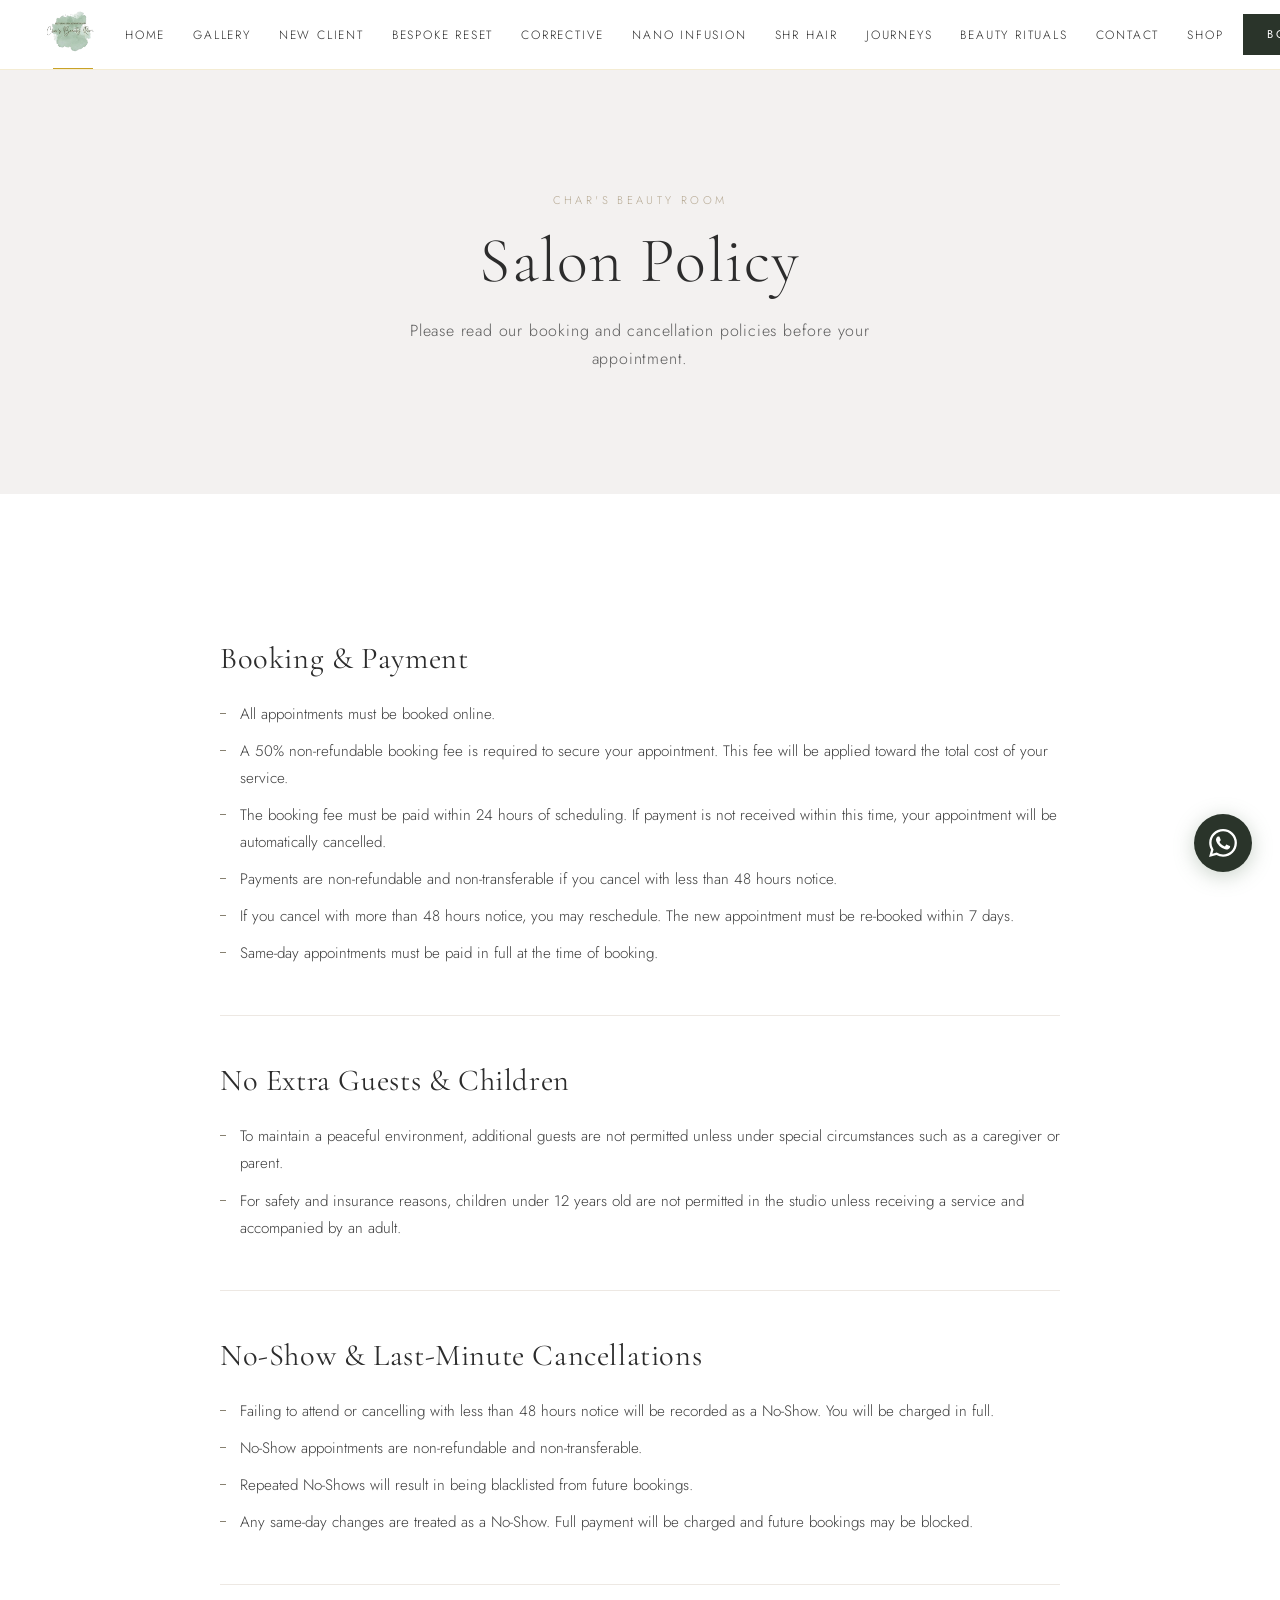
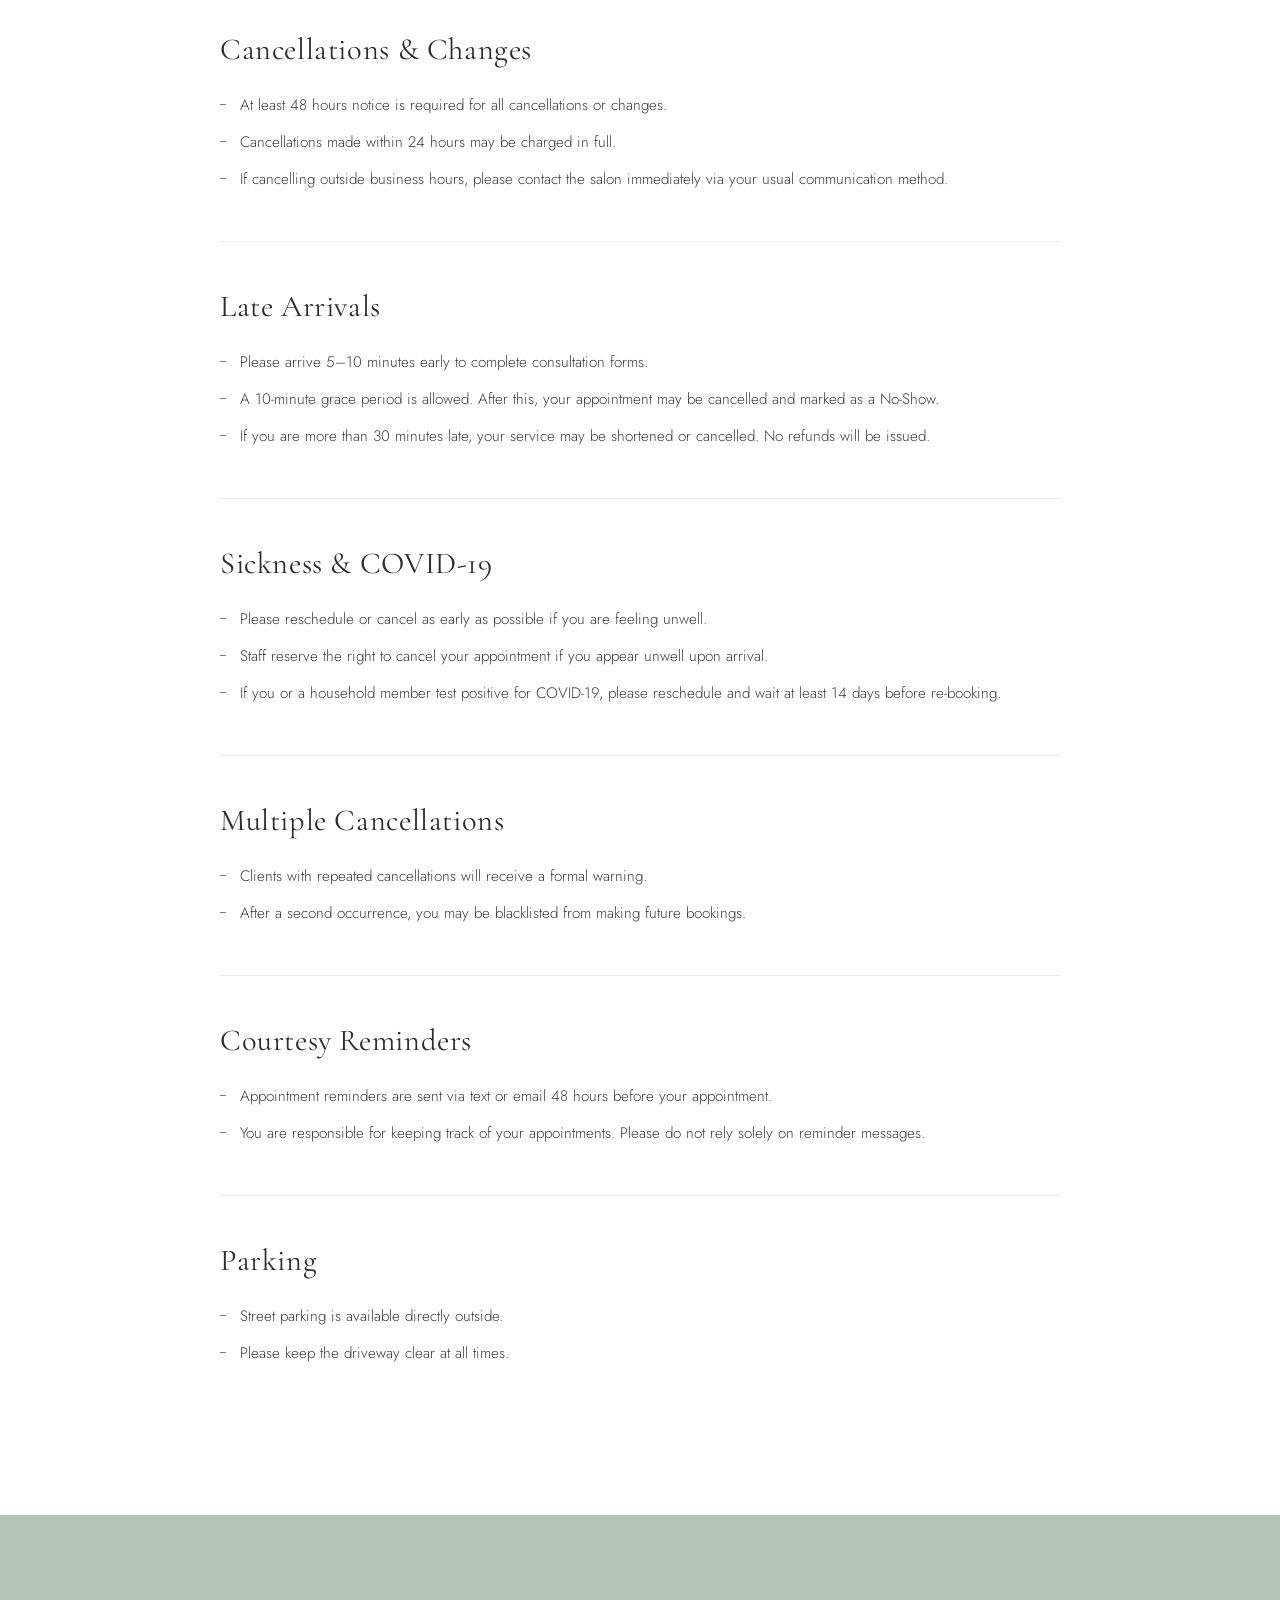
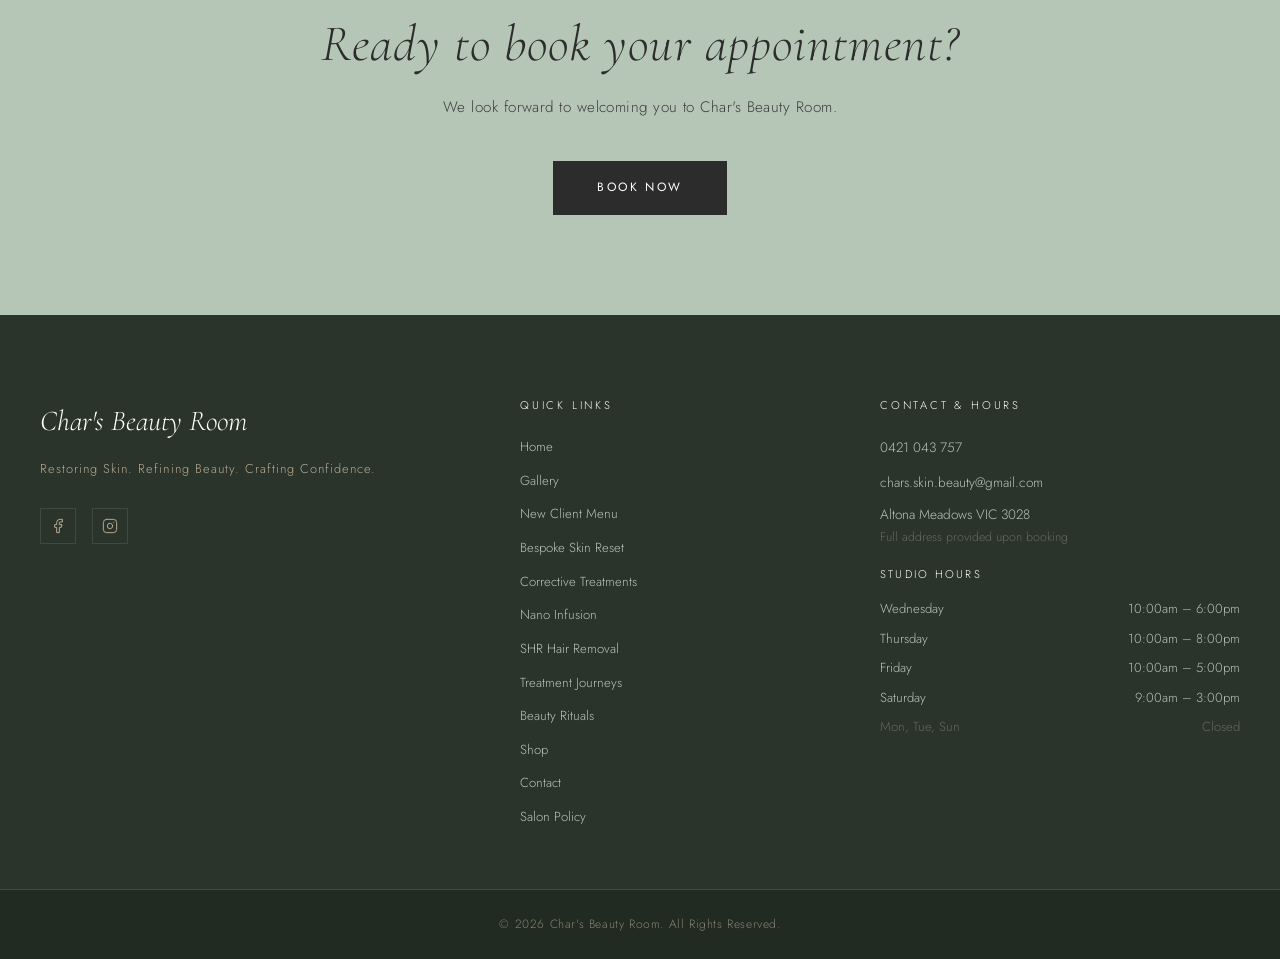
<file: salon-policy.html>
<!DOCTYPE html>
<html lang="en">
<head>
  <meta charset="UTF-8">
  <meta name="viewport" content="width=device-width, initial-scale=1.0">
  <meta name="description" content="Salon Policy at Char's Beauty Room — booking, payment, cancellation, no-show, late arrival and COVID-19 policies. Please read before your appointment.">
  <title>Salon Policy | Char's Beauty Room</title>
  <link rel="stylesheet" href="css/style.css">
  <link rel="icon" type="image/webp" href="images/LOGO.webp">
  <link rel="apple-touch-icon" href="images/LOGO.webp">
</head>
<body>

  <!-- NAVIGATION -->
  <nav class="site-nav" role="navigation" aria-label="Main navigation">
    <div class="nav-inner">
      <a href="index.html" class="nav-logo"><img src="images/LOGO.webp" alt="Char's Beauty Room" class="nav-logo-img"><span class="nav-logo-accent" aria-hidden="true"></span></a>
      <ul class="nav-links" role="list">
        <li><a href="index.html">Home</a></li>
        <li><a href="gallery.html">Gallery</a></li>
        <li><a href="new-client-menu.html">New Client</a></li>
        <li><a href="bespoke-skin-reset.html">Bespoke Reset</a></li>
        <li><a href="corrective-treatments.html">Corrective</a></li>
        <li><a href="nano-infusion.html">Nano Infusion</a></li>
        <li><a href="shr-hair-removal.html">SHR Hair</a></li>
        <li><a href="treatment-journeys.html">Journeys</a></li>
        <li><a href="beauty-rituals.html">Beauty Rituals</a></li>
        <li><a href="contact.html">Contact</a></li>
        <li><a href="shop.html">Shop</a></li>
      </ul>
      <div class="nav-right">
        <a href="https://charsbeautyroom.square.site/s/appointments" target="_blank" rel="noopener" class="btn-book-nav">Book Now</a>
        <button class="hamburger" id="hamburger" aria-label="Open menu" aria-expanded="false">
          <span></span><span></span><span></span>
        </button>
      </div>
    </div>
    <div class="nav-mobile" id="mobileNav">
      <a href="index.html">Home</a>
      <a href="gallery.html">Gallery</a>
      <a href="new-client-menu.html">New Client</a>
      <a href="bespoke-skin-reset.html">Bespoke Reset</a>
      <a href="corrective-treatments.html">Corrective</a>
      <a href="nano-infusion.html">Nano Infusion</a>
      <a href="shr-hair-removal.html">SHR Hair Removal</a>
      <a href="treatment-journeys.html">Treatment Journeys</a>
      <a href="beauty-rituals.html">Beauty Rituals</a>
      <a href="shop.html">Shop</a>
      <a href="contact.html">Contact</a>
      <a href="salon-policy.html">Salon Policy</a>
      <a href="https://charsbeautyroom.square.site/s/appointments" target="_blank" rel="noopener" class="btn-book-mobile">Book Now</a>
    </div>
  </nav>

  <!-- HERO MINIMAL -->
  <section class="hero hero-minimal">
    <div class="hero-content" style="color:#2C2C2C;">
      <span class="eyebrow">Char's Beauty Room</span>
      <h1 style="color:#2C2C2C;font-style:normal;font-size:clamp(2.4rem,5vw,4rem);">Salon Policy</h1>
      <p class="hero-sub" style="color:#5C5C5C;">Please read our booking and cancellation policies before your appointment.</p>
    </div>
  </section>

  <!-- POLICY CONTENT -->
  <section class="section section-white">
    <div class="section-inner">
      <div class="policy-section">

        <div class="policy-block reveal">
          <h2>Booking &amp; Payment</h2>
          <ul>
            <li>All appointments must be booked online.</li>
            <li>A 50% non-refundable booking fee is required to secure your appointment. This fee will be applied toward the total cost of your service.</li>
            <li>The booking fee must be paid within 24 hours of scheduling. If payment is not received within this time, your appointment will be automatically cancelled.</li>
            <li>Payments are non-refundable and non-transferable if you cancel with less than 48 hours notice.</li>
            <li>If you cancel with more than 48 hours notice, you may reschedule. The new appointment must be re-booked within 7 days.</li>
            <li>Same-day appointments must be paid in full at the time of booking.</li>
          </ul>
        </div>

        <div class="policy-block reveal">
          <h2>No Extra Guests &amp; Children</h2>
          <ul>
            <li>To maintain a peaceful environment, additional guests are not permitted unless under special circumstances such as a caregiver or parent.</li>
            <li>For safety and insurance reasons, children under 12 years old are not permitted in the studio unless receiving a service and accompanied by an adult.</li>
          </ul>
        </div>

        <div class="policy-block reveal">
          <h2>No-Show &amp; Last-Minute Cancellations</h2>
          <ul>
            <li>Failing to attend or cancelling with less than 48 hours notice will be recorded as a No-Show. You will be charged in full.</li>
            <li>No-Show appointments are non-refundable and non-transferable.</li>
            <li>Repeated No-Shows will result in being blacklisted from future bookings.</li>
            <li>Any same-day changes are treated as a No-Show. Full payment will be charged and future bookings may be blocked.</li>
          </ul>
        </div>

        <div class="policy-block reveal">
          <h2>Cancellations &amp; Changes</h2>
          <ul>
            <li>At least 48 hours notice is required for all cancellations or changes.</li>
            <li>Cancellations made within 24 hours may be charged in full.</li>
            <li>If cancelling outside business hours, please contact the salon immediately via your usual communication method.</li>
          </ul>
        </div>

        <div class="policy-block reveal">
          <h2>Late Arrivals</h2>
          <ul>
            <li>Please arrive 5–10 minutes early to complete consultation forms.</li>
            <li>A 10-minute grace period is allowed. After this, your appointment may be cancelled and marked as a No-Show.</li>
            <li>If you are more than 30 minutes late, your service may be shortened or cancelled. No refunds will be issued.</li>
          </ul>
        </div>

        <div class="policy-block reveal">
          <h2>Sickness &amp; COVID-19</h2>
          <ul>
            <li>Please reschedule or cancel as early as possible if you are feeling unwell.</li>
            <li>Staff reserve the right to cancel your appointment if you appear unwell upon arrival.</li>
            <li>If you or a household member test positive for COVID-19, please reschedule and wait at least 14 days before re-booking.</li>
          </ul>
        </div>

        <div class="policy-block reveal">
          <h2>Multiple Cancellations</h2>
          <ul>
            <li>Clients with repeated cancellations will receive a formal warning.</li>
            <li>After a second occurrence, you may be blacklisted from making future bookings.</li>
          </ul>
        </div>

        <div class="policy-block reveal">
          <h2>Courtesy Reminders</h2>
          <ul>
            <li>Appointment reminders are sent via text or email 48 hours before your appointment.</li>
            <li>You are responsible for keeping track of your appointments. Please do not rely solely on reminder messages.</li>
          </ul>
        </div>

        <div class="policy-block reveal">
          <h2>Parking</h2>
          <ul>
            <li>Street parking is available directly outside.</li>
            <li>Please keep the driveway clear at all times.</li>
          </ul>
        </div>

      </div>
    </div>
  </section>

  <!-- CTA BANNER -->
  <section class="cta-banner">
    <div class="section-inner">
      <h2 class="reveal">Ready to book your appointment?</h2>
      <p class="reveal">We look forward to welcoming you to Char's Beauty Room.</p>
      <a href="https://charsbeautyroom.square.site/s/appointments" target="_blank" rel="noopener" class="btn-dark reveal">Book Now</a>
    </div>
  </section>

  <!-- FOOTER -->
  <footer class="site-footer">
    <div class="footer-inner">
      <div class="footer-col">
        <span class="footer-brand-name">Char's Beauty Room</span>
        <p class="footer-tagline">Restoring Skin. Refining Beauty. Crafting Confidence.</p>
        <div class="footer-socials">
          <a href="https://www.facebook.com/share/16y8bG85gF/" target="_blank" rel="noopener" aria-label="Facebook">
            <svg viewBox="0 0 24 24" aria-hidden="true"><path d="M18 2h-3a5 5 0 0 0-5 5v3H7v4h3v8h4v-8h3l1-4h-4V7a1 1 0 0 1 1-1h3z"/></svg>
          </a>
          <a href="https://www.instagram.com/charsbeautyroom" target="_blank" rel="noopener" aria-label="Instagram">
            <svg viewBox="0 0 24 24" aria-hidden="true"><rect x="2" y="2" width="20" height="20" rx="5" ry="5"/><path d="M16 11.37A4 4 0 1 1 12.63 8 4 4 0 0 1 16 11.37z"/><line x1="17.5" y1="6.5" x2="17.51" y2="6.5"/></svg>
          </a>
        </div>
      </div>
      <div class="footer-col">
        <h4>Quick Links</h4>
        <nav class="footer-links">
          <a href="index.html">Home</a>
          <a href="gallery.html">Gallery</a>
          <a href="new-client-menu.html">New Client Menu</a>
          <a href="bespoke-skin-reset.html">Bespoke Skin Reset</a>
          <a href="corrective-treatments.html">Corrective Treatments</a>
          <a href="nano-infusion.html">Nano Infusion</a>
          <a href="shr-hair-removal.html">SHR Hair Removal</a>
          <a href="treatment-journeys.html">Treatment Journeys</a>
          <a href="beauty-rituals.html">Beauty Rituals</a>
          <a href="shop.html">Shop</a>
          <a href="contact.html">Contact</a>
      <a href="salon-policy.html">Salon Policy</a>
        </nav>
      </div>
      <div class="footer-col">
        <h4>Contact &amp; Hours</h4>
        <div class="footer-contact">
          <a href="tel:0421043757">0421 043 757</a>
          <a href="mailto:chars.skin.beauty@gmail.com">chars.skin.beauty@gmail.com</a>
          <p>Altona Meadows VIC 3028<br><small style="font-size:0.78rem;color:#666;">Full address provided upon booking</small></p>
        </div>
        <div class="footer-hours">
          <p class="footer-hours-title">Studio Hours</p>
          <table>
            <tr><td>Wednesday</td><td>10:00am – 6:00pm</td></tr>
            <tr><td>Thursday</td><td>10:00am – 8:00pm</td></tr>
            <tr><td>Friday</td><td>10:00am – 5:00pm</td></tr>
            <tr><td>Saturday</td><td>9:00am – 3:00pm</td></tr>
            <tr><td style="color:#666;">Mon, Tue, Sun</td><td style="color:#666;">Closed</td></tr>
          </table>
        </div>
      </div>
    </div>
    <div class="footer-bottom">
      <p>&copy; 2026 Char's Beauty Room. All Rights Reserved.</p>
    </div>
  </footer>


  <!-- WHATSAPP FLOATING WIDGET -->
  <div class="wa-widget">
    <span class="wa-tooltip">Chat with us</span>
    <a href="https://wa.me/61421043757" target="_blank" rel="noopener" class="wa-btn" aria-label="Chat on WhatsApp">
      <svg viewBox="0 0 24 24" xmlns="http://www.w3.org/2000/svg" aria-hidden="true">
        <path d="M17.472 14.382c-.297-.149-1.758-.867-2.03-.967-.273-.099-.471-.148-.67.15-.197.297-.767.966-.94 1.164-.173.199-.347.223-.644.075-.297-.15-1.255-.463-2.39-1.475-.883-.788-1.48-1.761-1.653-2.059-.173-.297-.018-.458.13-.606.134-.133.298-.347.446-.52.149-.174.198-.298.298-.497.099-.198.05-.371-.025-.52-.075-.149-.669-1.612-.916-2.207-.242-.579-.487-.5-.669-.51-.173-.008-.371-.01-.57-.01-.198 0-.52.074-.792.372-.272.297-1.04 1.016-1.04 2.479 0 1.462 1.065 2.875 1.213 3.074.149.198 2.096 3.2 5.077 4.487.709.306 1.262.489 1.694.625.712.227 1.36.195 1.871.118.571-.085 1.758-.719 2.006-1.413.248-.694.248-1.289.173-1.413-.074-.124-.272-.198-.57-.347m-5.421 7.403h-.004a9.87 9.87 0 01-5.031-1.378l-.361-.214-3.741.982.998-3.648-.235-.374a9.86 9.86 0 01-1.51-5.26c.001-5.45 4.436-9.884 9.888-9.884 2.64 0 5.122 1.03 6.988 2.898a9.825 9.825 0 012.893 6.994c-.003 5.45-4.437 9.884-9.885 9.884m8.413-18.297A11.815 11.815 0 0012.05 0C5.495 0 .16 5.335.157 11.892c0 2.096.547 4.142 1.588 5.945L.057 24l6.305-1.654a11.882 11.882 0 005.683 1.448h.005c6.554 0 11.89-5.335 11.893-11.893a11.821 11.821 0 00-3.48-8.413z"/>
      </svg>
    </a>
  </div>

  <!-- STICKY MOBILE BOOK NOW -->
  <a href="https://charsbeautyroom.square.site/s/appointments" target="_blank" rel="noopener" class="sticky-book-btn" aria-label="Book Now">Book Now</a>

  <script src="js/main.js"></script>
</body>
</html>
</file>
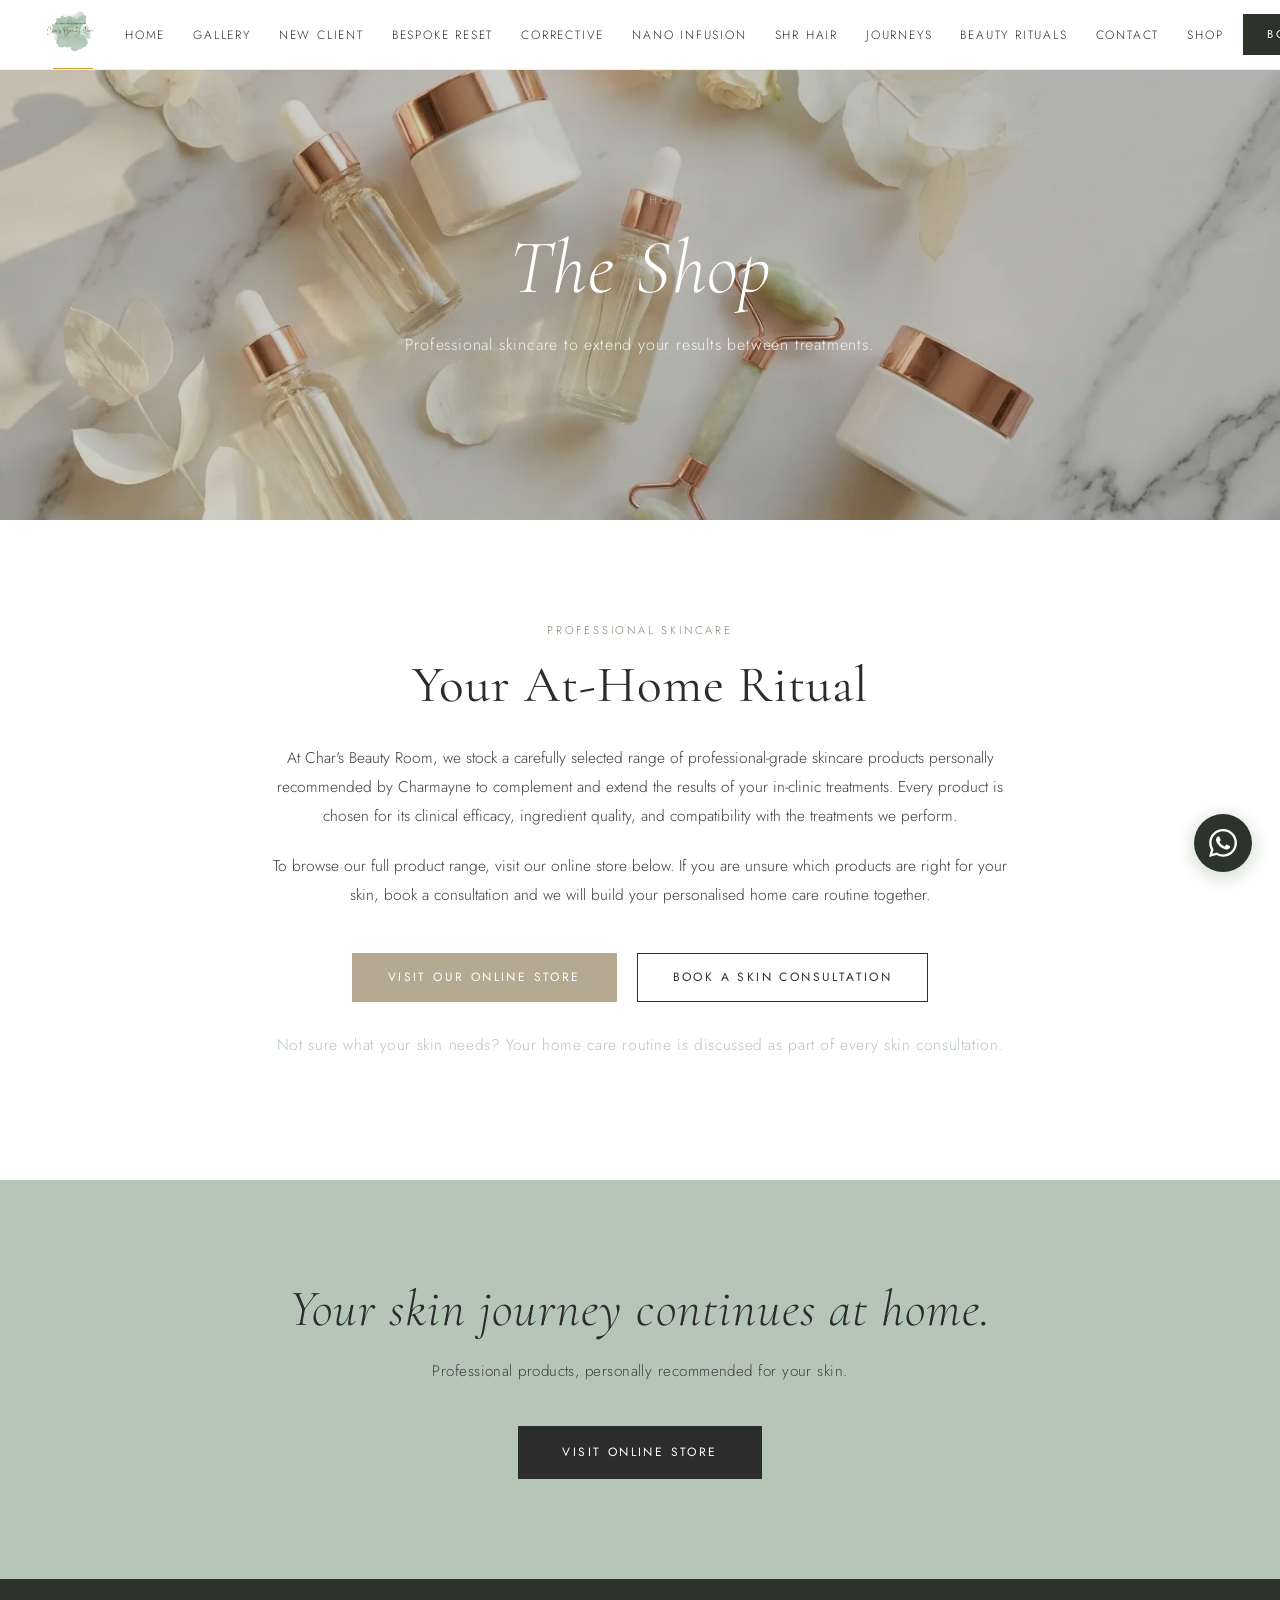
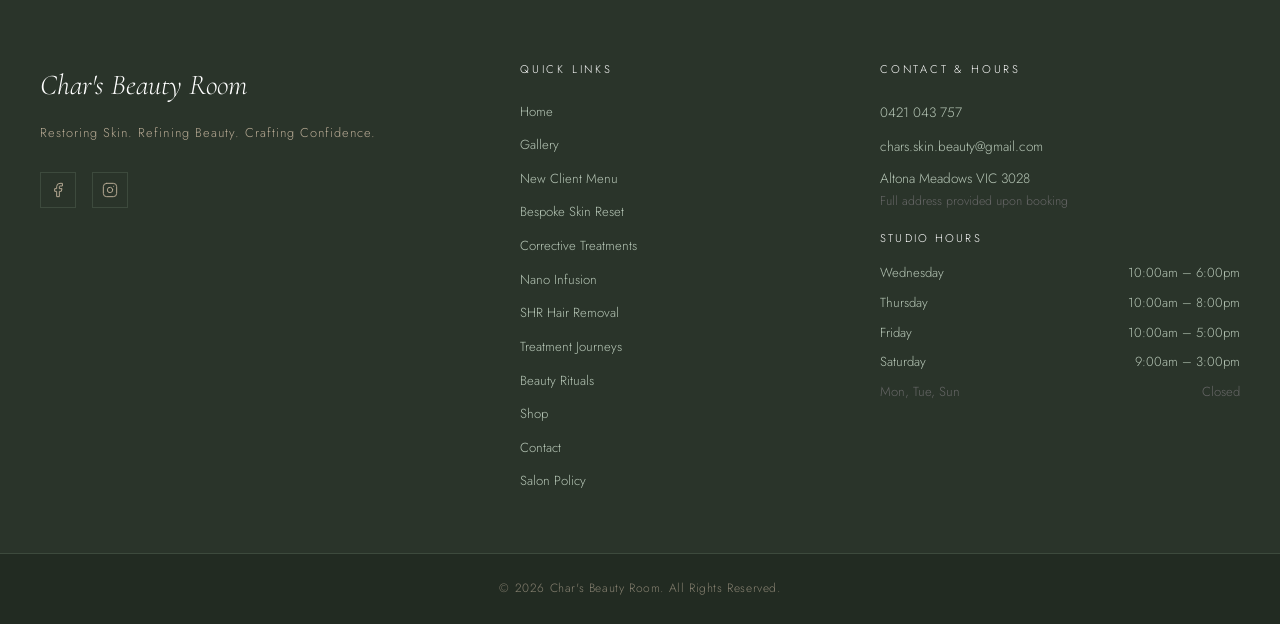
<file: shop.html>
<!DOCTYPE html>
<html lang="en">
<head>
  <meta charset="UTF-8">
  <meta name="viewport" content="width=device-width, initial-scale=1.0">
  <meta name="description" content="Shop professional skincare at Char's Beauty Room — clinical-grade products personally recommended by Charmayne to extend your results at home. Altona Meadows, Melbourne.">
  <title>Shop | Char's Beauty Room</title>
  <link rel="stylesheet" href="css/style.css">
  <link rel="icon" type="image/webp" href="images/LOGO.webp">
  <link rel="apple-touch-icon" href="images/LOGO.webp">
</head>
<body>

  <!-- NAVIGATION -->
  <nav class="site-nav" role="navigation" aria-label="Main navigation">
    <div class="nav-inner">
      <a href="index.html" class="nav-logo"><img src="images/LOGO.webp" alt="Char's Beauty Room" class="nav-logo-img"><span class="nav-logo-accent" aria-hidden="true"></span></a>
      <ul class="nav-links" role="list">
        <li><a href="index.html">Home</a></li>
        <li><a href="gallery.html">Gallery</a></li>
        <li><a href="new-client-menu.html">New Client</a></li>
        <li><a href="bespoke-skin-reset.html">Bespoke Reset</a></li>
        <li><a href="corrective-treatments.html">Corrective</a></li>
        <li><a href="nano-infusion.html">Nano Infusion</a></li>
        <li><a href="shr-hair-removal.html">SHR Hair</a></li>
        <li><a href="treatment-journeys.html">Journeys</a></li>
        <li><a href="beauty-rituals.html">Beauty Rituals</a></li>
        <li><a href="contact.html">Contact</a></li>
        <li><a href="shop.html">Shop</a></li>
      </ul>
      <div class="nav-right">
        <a href="https://charsbeautyroom.square.site/s/appointments" target="_blank" rel="noopener" class="btn-book-nav">Book Now</a>
        <button class="hamburger" id="hamburger" aria-label="Open menu" aria-expanded="false">
          <span></span><span></span><span></span>
        </button>
      </div>
    </div>
    <div class="nav-mobile" id="mobileNav">
      <a href="index.html">Home</a>
      <a href="gallery.html">Gallery</a>
      <a href="new-client-menu.html">New Client</a>
      <a href="bespoke-skin-reset.html">Bespoke Reset</a>
      <a href="corrective-treatments.html">Corrective</a>
      <a href="nano-infusion.html">Nano Infusion</a>
      <a href="shr-hair-removal.html">SHR Hair Removal</a>
      <a href="treatment-journeys.html">Treatment Journeys</a>
      <a href="beauty-rituals.html">Beauty Rituals</a>
      <a href="shop.html">Shop</a>
      <a href="contact.html">Contact</a>
      <a href="salon-policy.html">Salon Policy</a>
      <a href="https://charsbeautyroom.square.site/s/appointments" target="_blank" rel="noopener" class="btn-book-mobile">Book Now</a>
    </div>
  </nav>

  <!-- HERO -->
  <section class="hero hero-medium">
    <div class="hero-bg" style="background-image: url('images/shop.webp');"></div>
    <div class="hero-overlay hero-overlay-light"></div>
    <div class="hero-content">
      <span class="eyebrow fade-1">Take It Home</span>
      <h1 class="fade-2">The Shop</h1>
      <p class="hero-sub fade-3">Professional skincare to extend your results between treatments.</p>
    </div>
  </section>

  <!-- CONTENT -->
  <section class="section section-white">
    <div class="section-inner">
      <div class="shop-content">
        <span class="eyebrow reveal" style="display:block;text-align:center;">Professional Skincare</span>
        <h2 class="reveal">Your At-Home Ritual</h2>
        <p class="reveal">At Char's Beauty Room, we stock a carefully selected range of professional-grade skincare products personally recommended by Charmayne to complement and extend the results of your in-clinic treatments. Every product is chosen for its clinical efficacy, ingredient quality, and compatibility with the treatments we perform.</p>
        <p class="reveal">To browse our full product range, visit our online store below. If you are unsure which products are right for your skin, book a consultation and we will build your personalised home care routine together.</p>
        <div class="shop-buttons reveal">
          <a href="https://charsbeautyroom.square.site" target="_blank" rel="noopener" class="btn-primary">Visit Our Online Store</a>
          <a href="https://charsbeautyroom.square.site/s/appointments" target="_blank" rel="noopener" class="btn-ghost">Book a Skin Consultation</a>
        </div>
        <p class="shop-note reveal">Not sure what your skin needs? Your home care routine is discussed as part of every skin consultation.</p>
      </div>
    </div>
  </section>

  <!-- CTA BANNER -->
  <section class="cta-banner">
    <div class="section-inner">
      <h2 class="reveal">Your skin journey continues at home.</h2>
      <p class="reveal">Professional products, personally recommended for your skin.</p>
      <a href="https://charsbeautyroom.square.site" target="_blank" rel="noopener" class="btn-dark reveal">Visit Online Store</a>
    </div>
  </section>

  <!-- FOOTER -->
  <footer class="site-footer">
    <div class="footer-inner">
      <div class="footer-col">
        <span class="footer-brand-name">Char's Beauty Room</span>
        <p class="footer-tagline">Restoring Skin. Refining Beauty. Crafting Confidence.</p>
        <div class="footer-socials">
          <a href="https://www.facebook.com/share/16y8bG85gF/" target="_blank" rel="noopener" aria-label="Facebook">
            <svg viewBox="0 0 24 24" aria-hidden="true"><path d="M18 2h-3a5 5 0 0 0-5 5v3H7v4h3v8h4v-8h3l1-4h-4V7a1 1 0 0 1 1-1h3z"/></svg>
          </a>
          <a href="https://www.instagram.com/charsbeautyroom" target="_blank" rel="noopener" aria-label="Instagram">
            <svg viewBox="0 0 24 24" aria-hidden="true"><rect x="2" y="2" width="20" height="20" rx="5" ry="5"/><path d="M16 11.37A4 4 0 1 1 12.63 8 4 4 0 0 1 16 11.37z"/><line x1="17.5" y1="6.5" x2="17.51" y2="6.5"/></svg>
          </a>
        </div>
      </div>
      <div class="footer-col">
        <h4>Quick Links</h4>
        <nav class="footer-links">
          <a href="index.html">Home</a>
          <a href="gallery.html">Gallery</a>
          <a href="new-client-menu.html">New Client Menu</a>
          <a href="bespoke-skin-reset.html">Bespoke Skin Reset</a>
          <a href="corrective-treatments.html">Corrective Treatments</a>
          <a href="nano-infusion.html">Nano Infusion</a>
          <a href="shr-hair-removal.html">SHR Hair Removal</a>
          <a href="treatment-journeys.html">Treatment Journeys</a>
          <a href="beauty-rituals.html">Beauty Rituals</a>
          <a href="shop.html">Shop</a>
          <a href="contact.html">Contact</a>
      <a href="salon-policy.html">Salon Policy</a>
        </nav>
      </div>
      <div class="footer-col">
        <h4>Contact &amp; Hours</h4>
        <div class="footer-contact">
          <a href="tel:0421043757">0421 043 757</a>
          <a href="mailto:chars.skin.beauty@gmail.com">chars.skin.beauty@gmail.com</a>
          <p>Altona Meadows VIC 3028<br><small style="font-size:0.78rem;color:#666;">Full address provided upon booking</small></p>
        </div>
        <div class="footer-hours">
          <p class="footer-hours-title">Studio Hours</p>
          <table>
            <tr><td>Wednesday</td><td>10:00am – 6:00pm</td></tr>
            <tr><td>Thursday</td><td>10:00am – 8:00pm</td></tr>
            <tr><td>Friday</td><td>10:00am – 5:00pm</td></tr>
            <tr><td>Saturday</td><td>9:00am – 3:00pm</td></tr>
            <tr><td style="color:#666;">Mon, Tue, Sun</td><td style="color:#666;">Closed</td></tr>
          </table>
        </div>
      </div>
    </div>
    <div class="footer-bottom">
      <p>&copy; 2026 Char's Beauty Room. All Rights Reserved.</p>
    </div>
  </footer>


  <!-- WHATSAPP FLOATING WIDGET -->
  <div class="wa-widget">
    <span class="wa-tooltip">Chat with us</span>
    <a href="https://wa.me/61421043757" target="_blank" rel="noopener" class="wa-btn" aria-label="Chat on WhatsApp">
      <svg viewBox="0 0 24 24" xmlns="http://www.w3.org/2000/svg" aria-hidden="true">
        <path d="M17.472 14.382c-.297-.149-1.758-.867-2.03-.967-.273-.099-.471-.148-.67.15-.197.297-.767.966-.94 1.164-.173.199-.347.223-.644.075-.297-.15-1.255-.463-2.39-1.475-.883-.788-1.48-1.761-1.653-2.059-.173-.297-.018-.458.13-.606.134-.133.298-.347.446-.52.149-.174.198-.298.298-.497.099-.198.05-.371-.025-.52-.075-.149-.669-1.612-.916-2.207-.242-.579-.487-.5-.669-.51-.173-.008-.371-.01-.57-.01-.198 0-.52.074-.792.372-.272.297-1.04 1.016-1.04 2.479 0 1.462 1.065 2.875 1.213 3.074.149.198 2.096 3.2 5.077 4.487.709.306 1.262.489 1.694.625.712.227 1.36.195 1.871.118.571-.085 1.758-.719 2.006-1.413.248-.694.248-1.289.173-1.413-.074-.124-.272-.198-.57-.347m-5.421 7.403h-.004a9.87 9.87 0 01-5.031-1.378l-.361-.214-3.741.982.998-3.648-.235-.374a9.86 9.86 0 01-1.51-5.26c.001-5.45 4.436-9.884 9.888-9.884 2.64 0 5.122 1.03 6.988 2.898a9.825 9.825 0 012.893 6.994c-.003 5.45-4.437 9.884-9.885 9.884m8.413-18.297A11.815 11.815 0 0012.05 0C5.495 0 .16 5.335.157 11.892c0 2.096.547 4.142 1.588 5.945L.057 24l6.305-1.654a11.882 11.882 0 005.683 1.448h.005c6.554 0 11.89-5.335 11.893-11.893a11.821 11.821 0 00-3.48-8.413z"/>
      </svg>
    </a>
  </div>

  <!-- STICKY MOBILE BOOK NOW -->
  <a href="https://charsbeautyroom.square.site/s/appointments" target="_blank" rel="noopener" class="sticky-book-btn" aria-label="Book Now">Book Now</a>

  <script src="js/main.js"></script>
</body>
</html>
</file>
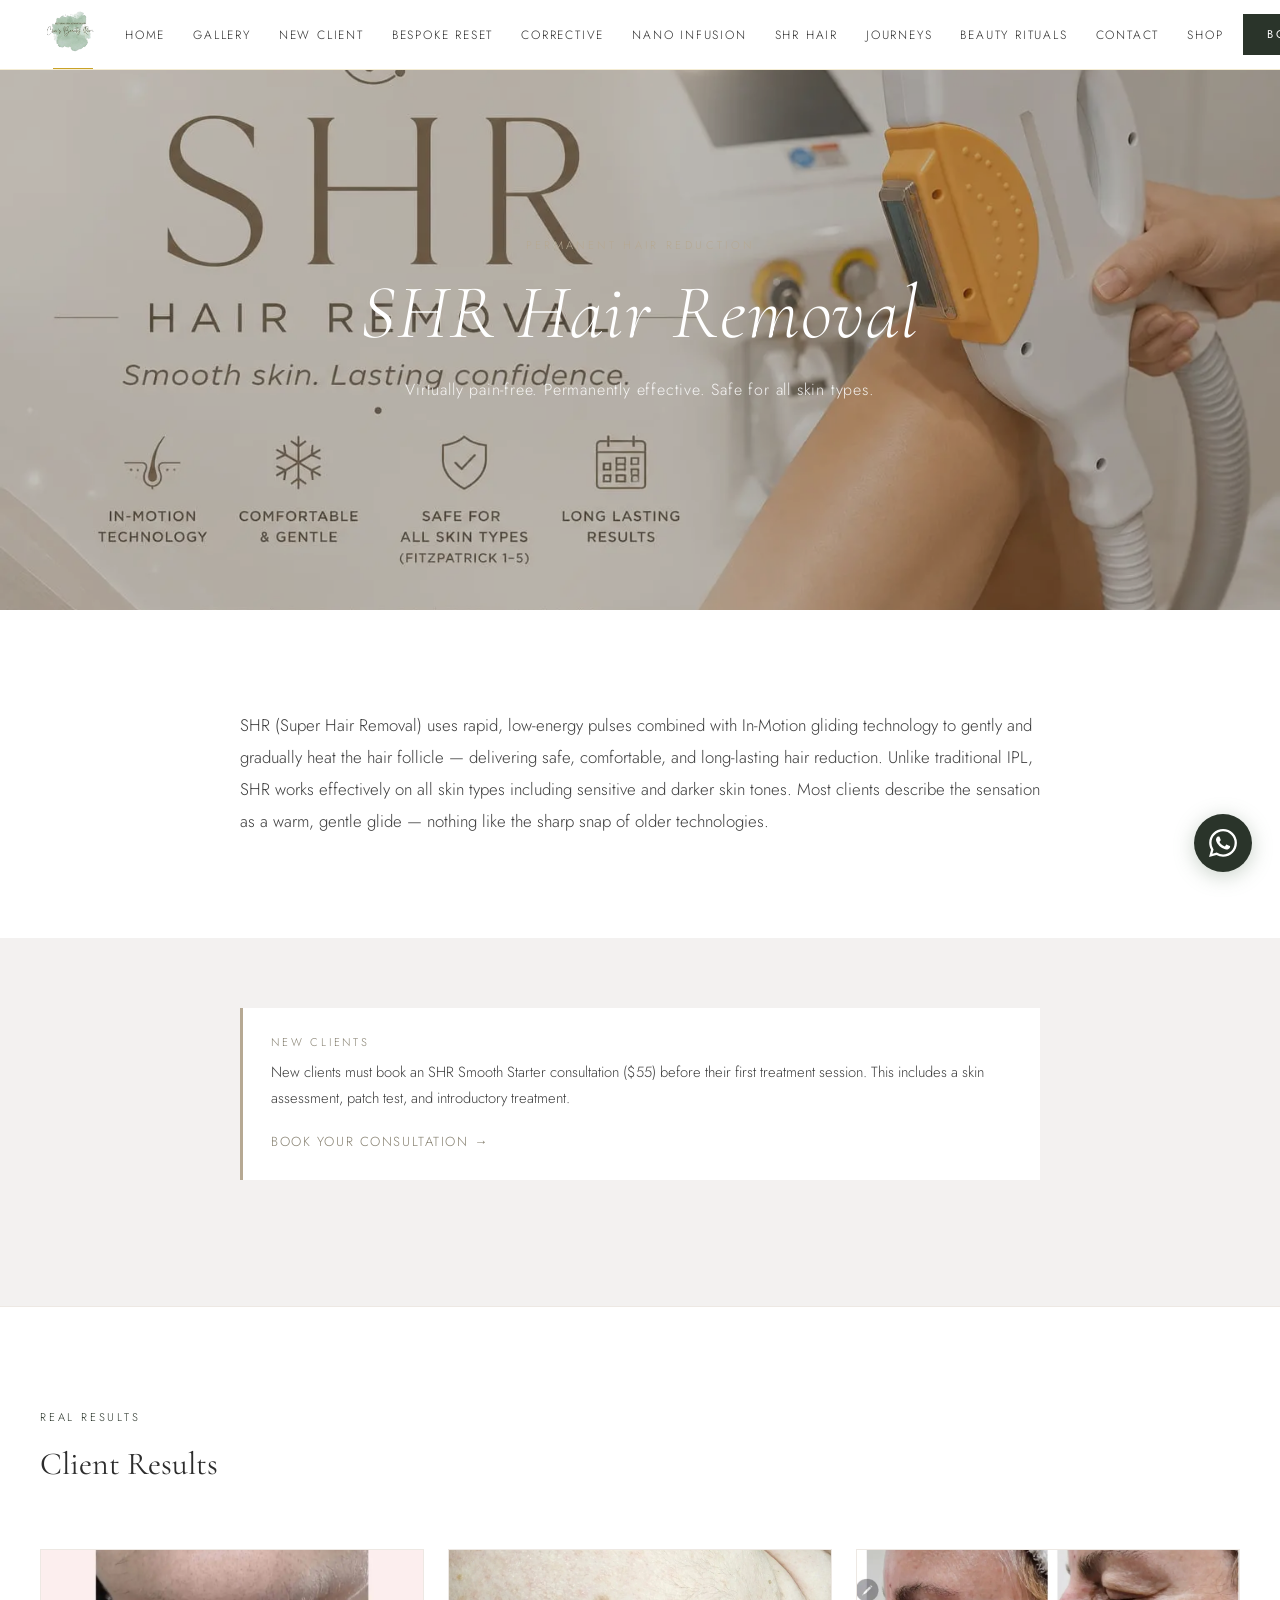
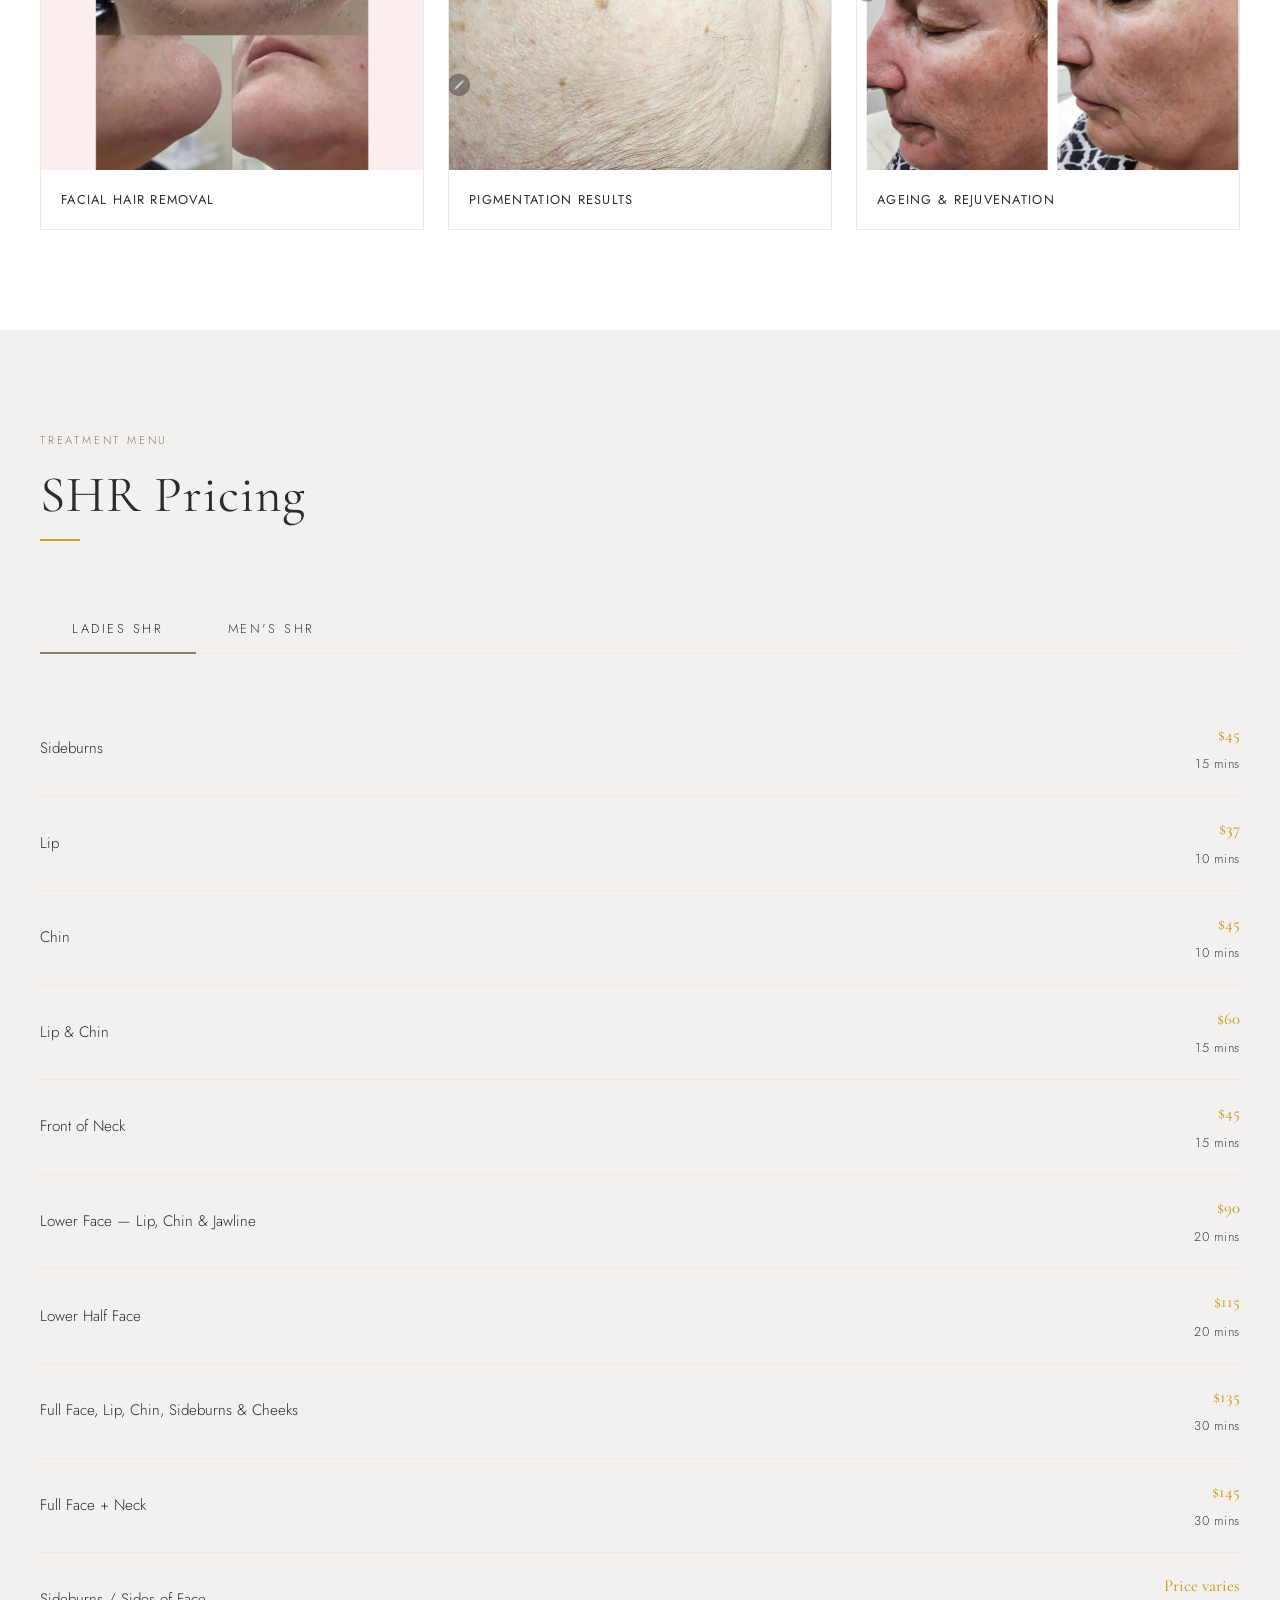
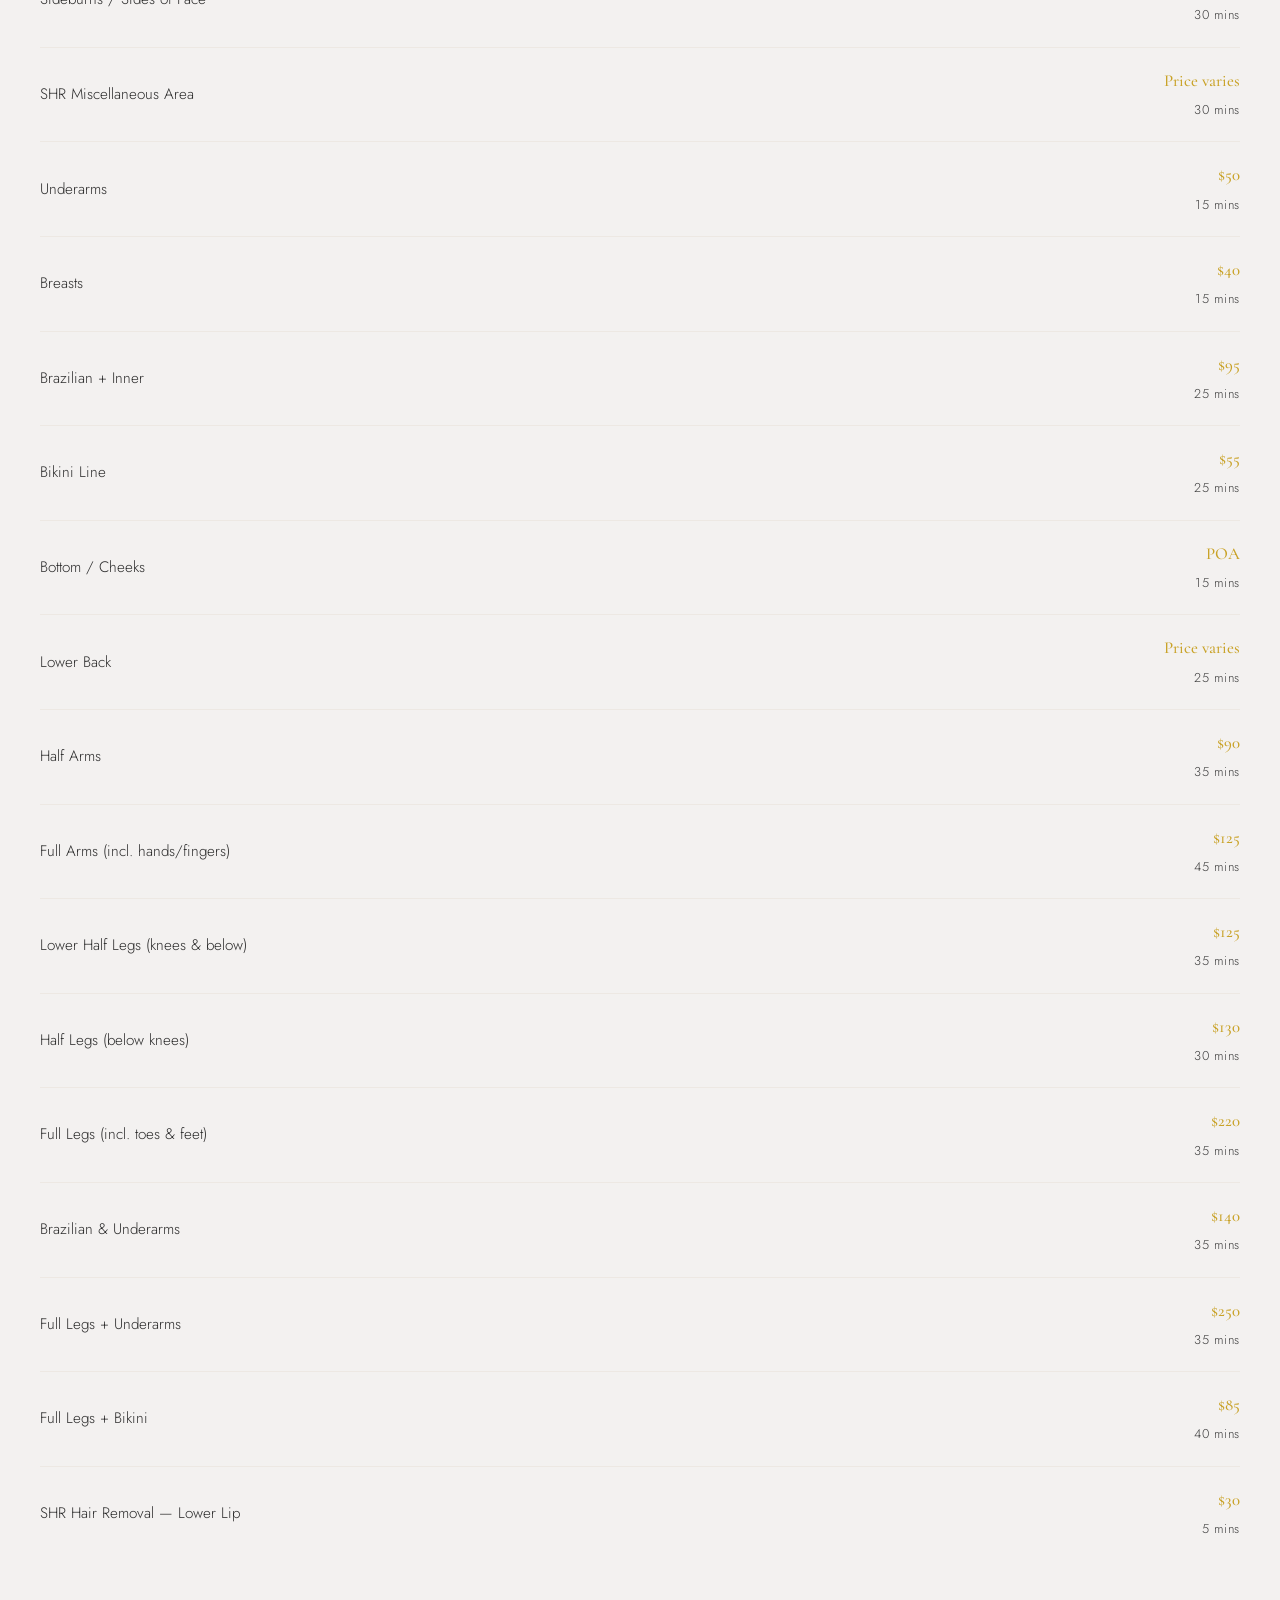
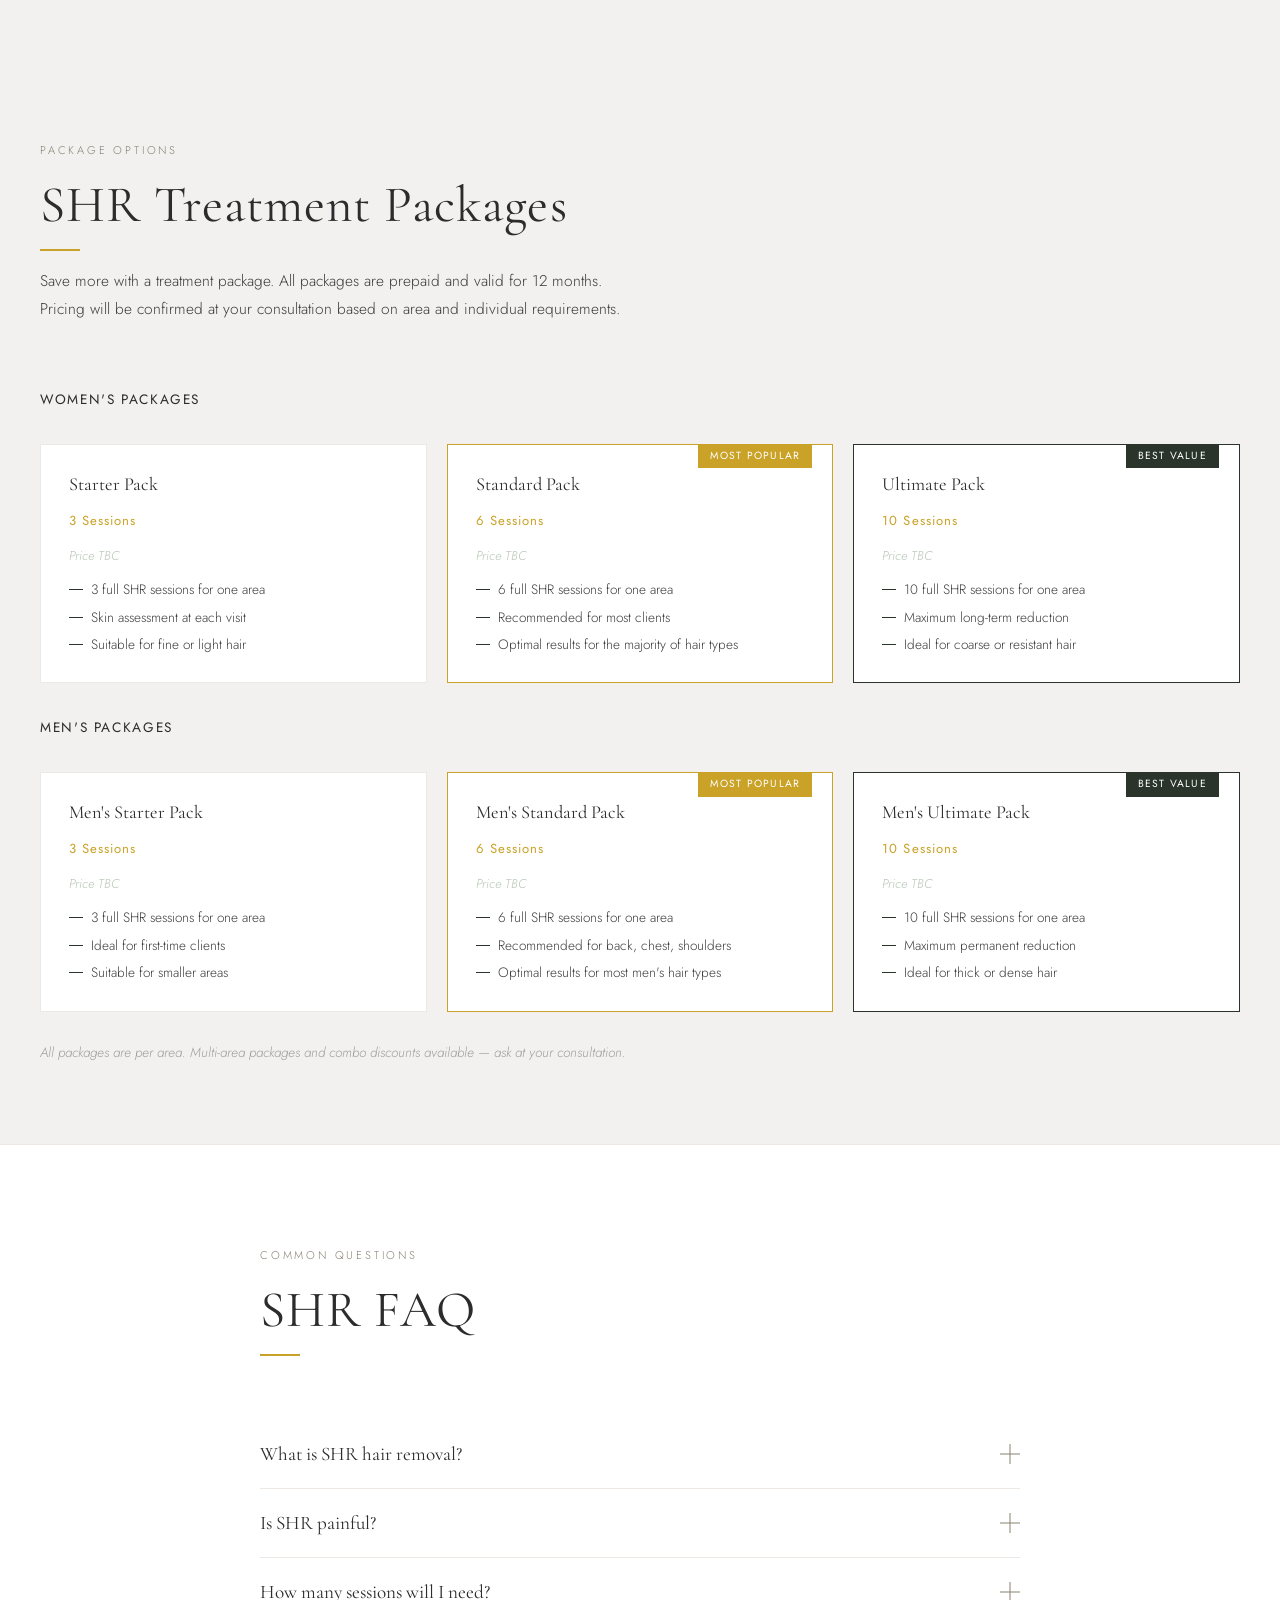
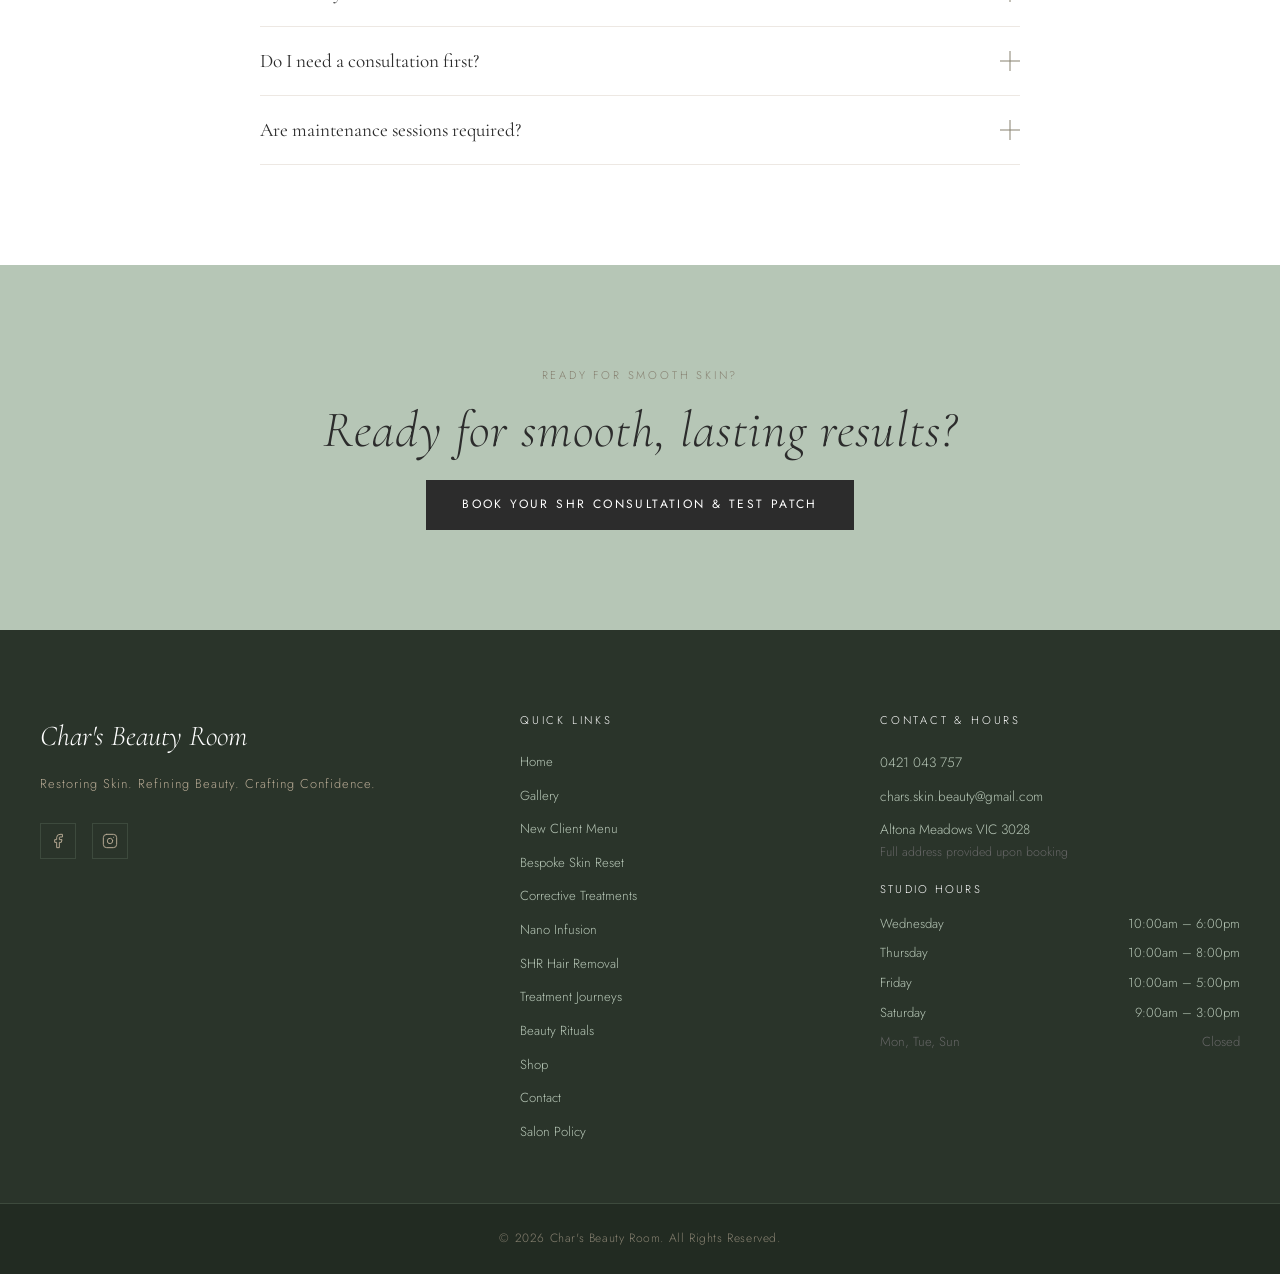
<file: shr-hair-removal.html>
<!DOCTYPE html>
<html lang="en">
<head>
  <meta charset="UTF-8">
  <meta name="viewport" content="width=device-width, initial-scale=1.0">
  <meta name="description" content="SHR Hair Removal at Char's Beauty Room — virtually pain-free, permanent hair reduction for all skin types. Ladies and Men's SHR. Altona Meadows, Melbourne.">
  <title>SHR Hair Removal | Char's Beauty Room</title>
  <link rel="stylesheet" href="css/style.css">
  <link rel="icon" type="image/webp" href="images/LOGO.webp">
  <link rel="apple-touch-icon" href="images/LOGO.webp">
</head>
<body>

  <!-- NAVIGATION -->
  <nav class="site-nav" role="navigation" aria-label="Main navigation">
    <div class="nav-inner">
      <a href="index.html" class="nav-logo"><img src="images/LOGO.webp" alt="Char's Beauty Room" class="nav-logo-img"><span class="nav-logo-accent" aria-hidden="true"></span></a>
      <ul class="nav-links" role="list">
        <li><a href="index.html">Home</a></li>
        <li><a href="gallery.html">Gallery</a></li>
        <li><a href="new-client-menu.html">New Client</a></li>
        <li><a href="bespoke-skin-reset.html">Bespoke Reset</a></li>
        <li><a href="corrective-treatments.html">Corrective</a></li>
        <li><a href="nano-infusion.html">Nano Infusion</a></li>
        <li><a href="shr-hair-removal.html">SHR Hair</a></li>
        <li><a href="treatment-journeys.html">Journeys</a></li>
        <li><a href="beauty-rituals.html">Beauty Rituals</a></li>
        <li><a href="contact.html">Contact</a></li>
        <li><a href="shop.html">Shop</a></li>
      </ul>
      <div class="nav-right">
        <a href="https://charsbeautyroom.square.site/s/appointments" target="_blank" rel="noopener" class="btn-book-nav">Book Now</a>
        <button class="hamburger" id="hamburger" aria-label="Open menu" aria-expanded="false">
          <span></span><span></span><span></span>
        </button>
      </div>
    </div>
    <div class="nav-mobile" id="mobileNav">
      <a href="index.html">Home</a>
      <a href="gallery.html">Gallery</a>
      <a href="new-client-menu.html">New Client</a>
      <a href="bespoke-skin-reset.html">Bespoke Reset</a>
      <a href="corrective-treatments.html">Corrective</a>
      <a href="nano-infusion.html">Nano Infusion</a>
      <a href="shr-hair-removal.html">SHR Hair Removal</a>
      <a href="treatment-journeys.html">Treatment Journeys</a>
      <a href="beauty-rituals.html">Beauty Rituals</a>
      <a href="shop.html">Shop</a>
      <a href="contact.html">Contact</a>
      <a href="salon-policy.html">Salon Policy</a>
      <a href="https://charsbeautyroom.square.site/s/appointments" target="_blank" rel="noopener" class="btn-book-mobile">Book Now</a>
    </div>
  </nav>

  <!-- HERO -->
  <section class="hero hero-short">
    <!-- TODO: Replace with images/shr-heroo-new.webp when provided by Charmayne -->
    <div class="hero-bg" style="background-image: url('images/shr-heroo-new.webp'), url('images/shr-hair-removal.webp'); background-color: #EDE8E3;"></div>
    <div class="hero-overlay"></div>
    <div class="hero-content">
      <span class="eyebrow fade-1">Permanent Hair Reduction</span>
      <h1 class="fade-2">SHR Hair Removal</h1>
      <p class="hero-sub fade-3">Virtually pain-free. Permanently effective. Safe for all skin types.</p>
    </div>
  </section>

  <!-- INTRO -->
  <section class="section section-white">
    <div class="section-inner" style="max-width:800px;">
      <p class="reveal" style="font-size:1.05rem;line-height:1.9;">SHR (Super Hair Removal) uses rapid, low-energy pulses combined with In-Motion gliding technology to gently and gradually heat the hair follicle — delivering safe, comfortable, and long-lasting hair reduction. Unlike traditional IPL, SHR works effectively on all skin types including sensitive and darker skin tones. Most clients describe the sensation as a warm, gentle glide — nothing like the sharp snap of older technologies.</p>
    </div>
  </section>

  <!-- NOTE BOX -->
  <section class="section-sm section-linen">
    <div class="section-inner" style="max-width:800px;">
      <div class="note-box reveal">
        <span class="eyebrow">New Clients</span>
        <p>New clients must book an SHR Smooth Starter consultation ($55) before their first treatment session. This includes a skin assessment, patch test, and introductory treatment.</p>
        <a href="https://charsbeautyroom.square.site/s/appointments" target="_blank" rel="noopener">Book Your Consultation &rarr;</a>
      </div>
    </div>
  </section>

  <hr class="section-divider">


  <!-- REAL RESULTS -->
  <section class="section section-white">
    <div class="section-inner">
      <div class="section-header reveal">
        <span class="eyebrow subpage-eyebrow">Real Results</span>
        <h3 style="font-family:'Cormorant Garamond',serif;font-weight:400;font-size:2rem;color:#2C2C2C;margin:8px 0 0;">Client Results</h3>
      </div>
      <div class="shr-results-grid">
        <!-- Card 1: Facial Hair -->
        <div class="hp-result-card reveal">
          <div class="hp-result-images hp-result-single">
            <img src="images/shr-facial-hair-collage.webp" alt="SHR facial hair removal results" loading="lazy">
          </div>
          <div class="hp-result-body">
            <span class="hp-result-concern">Facial Hair Removal</span>
          </div>
        </div>
        <!-- Card 2: Pigmentation results -->
        <div class="hp-result-card reveal">
          <div class="hp-result-images hp-result-single">
            <img src="images/pigmentation-cheek-closeup.webp" alt="Pigmentation cheek closeup results" loading="lazy">
          </div>
          <div class="hp-result-body">
            <span class="hp-result-concern">Pigmentation Results</span>
          </div>
        </div>
        <!-- Card 3: Ageing rejuvenation -->
        <div class="hp-result-card reveal">
          <div class="hp-result-images hp-result-single">
            <img src="images/ageing-rejuvenation-before-after.webp" alt="Ageing rejuvenation before and after" loading="lazy">
          </div>
          <div class="hp-result-body">
            <span class="hp-result-concern">Ageing &amp; Rejuvenation</span>
          </div>
        </div>
      </div>
    </div>
  </section>

  <!-- PRICE LISTS WITH TABS -->
  <section class="section section-linen">
    <div class="section-inner">
      <div class="section-header reveal">
        <span class="eyebrow">Treatment Menu</span>
        <h2>SHR Pricing</h2>
      </div>

      <div class="tab-nav reveal">
        <button class="tab-btn active" data-tab="ladies-shr">Ladies SHR</button>
        <button class="tab-btn" data-tab="mens-shr">Men's SHR</button>
      </div>

      <!-- LADIES SHR -->
      <div class="tab-panel active" id="ladies-shr">
        <table class="price-table">
          <tbody>
            <tr><td>Sideburns</td><td><span class="td-price">$45</span><br><span class="td-dur">15 mins</span></td></tr>
            <tr><td>Lip</td><td><span class="td-price">$37</span><br><span class="td-dur">10 mins</span></td></tr>
            <tr><td>Chin</td><td><span class="td-price">$45</span><br><span class="td-dur">10 mins</span></td></tr>
            <tr><td>Lip &amp; Chin</td><td><span class="td-price">$60</span><br><span class="td-dur">15 mins</span></td></tr>
            <tr><td>Front of Neck</td><td><span class="td-price">$45</span><br><span class="td-dur">15 mins</span></td></tr>
            <tr><td>Lower Face — Lip, Chin &amp; Jawline</td><td><span class="td-price">$90</span><br><span class="td-dur">20 mins</span></td></tr>
            <tr><td>Lower Half Face</td><td><span class="td-price">$115</span><br><span class="td-dur">20 mins</span></td></tr>
            <tr><td>Full Face, Lip, Chin, Sideburns &amp; Cheeks</td><td><span class="td-price">$135</span><br><span class="td-dur">30 mins</span></td></tr>
            <tr><td>Full Face + Neck</td><td><span class="td-price">$145</span><br><span class="td-dur">30 mins</span></td></tr>
            <tr><td>Sideburns / Sides of Face</td><td><span class="td-price">Price varies</span><br><span class="td-dur">30 mins</span></td></tr>
            <tr><td>SHR Miscellaneous Area</td><td><span class="td-price">Price varies</span><br><span class="td-dur">30 mins</span></td></tr>
            <tr><td>Underarms</td><td><span class="td-price">$50</span><br><span class="td-dur">15 mins</span></td></tr>
            <tr><td>Breasts</td><td><span class="td-price">$40</span><br><span class="td-dur">15 mins</span></td></tr>
            <tr><td>Brazilian + Inner</td><td><span class="td-price">$95</span><br><span class="td-dur">25 mins</span></td></tr>
            <tr><td>Bikini Line</td><td><span class="td-price">$55</span><br><span class="td-dur">25 mins</span></td></tr>
            <tr><td>Bottom / Cheeks</td><td><span class="td-price">POA</span><br><span class="td-dur">15 mins</span></td></tr>
            <tr><td>Lower Back</td><td><span class="td-price">Price varies</span><br><span class="td-dur">25 mins</span></td></tr>
            <tr><td>Half Arms</td><td><span class="td-price">$90</span><br><span class="td-dur">35 mins</span></td></tr>
            <tr><td>Full Arms (incl. hands/fingers)</td><td><span class="td-price">$125</span><br><span class="td-dur">45 mins</span></td></tr>
            <tr><td>Lower Half Legs (knees &amp; below)</td><td><span class="td-price">$125</span><br><span class="td-dur">35 mins</span></td></tr>
            <tr><td>Half Legs (below knees)</td><td><span class="td-price">$130</span><br><span class="td-dur">30 mins</span></td></tr>
            <tr><td>Full Legs (incl. toes &amp; feet)</td><td><span class="td-price">$220</span><br><span class="td-dur">35 mins</span></td></tr>
            <tr><td>Brazilian &amp; Underarms</td><td><span class="td-price">$140</span><br><span class="td-dur">35 mins</span></td></tr>
            <tr><td>Full Legs + Underarms</td><td><span class="td-price">$250</span><br><span class="td-dur">35 mins</span></td></tr>
            <tr><td>Full Legs + Bikini</td><td><span class="td-price">$85</span><br><span class="td-dur">40 mins</span></td></tr>
            <tr><td>SHR Hair Removal — Lower Lip</td><td><span class="td-price">$30</span><br><span class="td-dur">5 mins</span></td></tr>
          </tbody>
        </table>
      </div>

      <!-- MENS SHR -->
      <div class="tab-panel" id="mens-shr">
        <table class="price-table">
          <tbody>
            <tr><td>Neck — Front</td><td><span class="td-price">$50</span><br><span class="td-dur">10 mins</span></td></tr>
            <tr><td>Neck</td><td><span class="td-price">$50</span><br><span class="td-dur">15 mins</span></td></tr>
            <tr><td>Back of Neck</td><td><span class="td-price">$50</span><br><span class="td-dur">30 mins</span></td></tr>
            <tr><td>Shoulders</td><td><span class="td-price">$80</span><br><span class="td-dur">30 mins</span></td></tr>
            <tr><td>Chest</td><td><span class="td-price">$135</span><br><span class="td-dur">30 mins</span></td></tr>
            <tr><td>Stomach</td><td><span class="td-price">$135</span><br><span class="td-dur">35 mins</span></td></tr>
            <tr><td>Chest &amp; Stomach</td><td><span class="td-price">$160</span><br><span class="td-dur">45 mins</span></td></tr>
            <tr><td>Underarms</td><td><span class="td-price">$65</span><br><span class="td-dur">20 mins</span></td></tr>
            <tr><td>Half Arms</td><td><span class="td-price">$140</span><br><span class="td-dur">30 mins</span></td></tr>
            <tr><td>Full Arms</td><td><span class="td-price">$160</span><br><span class="td-dur">45 mins</span></td></tr>
            <tr><td>Full Back (excl. shoulders)</td><td><span class="td-price">$220</span><br><span class="td-dur">30 mins</span></td></tr>
            <tr><td>Full Back + Shoulders</td><td><span class="td-price">$240</span><br><span class="td-dur">35 mins</span></td></tr>
            <tr><td>Full Back, Shoulders &amp; Three-Quarter Arms</td><td><span class="td-price">$280</span><br><span class="td-dur">30 mins</span></td></tr>
            <tr><td>Full Back + 3/4 Arm</td><td><span class="td-price">$270</span><br><span class="td-dur">30 mins</span></td></tr>
            <tr><td>Full Back, Neck, Shoulders + 3/4 Arms</td><td><span class="td-price">$270</span><br><span class="td-dur">30 mins</span></td></tr>
            <tr><td>Front &amp; Back</td><td><span class="td-price">$95</span><br><span class="td-dur">25 mins</span></td></tr>
            <tr><td>Full Legs</td><td><span class="td-price">$240</span><br><span class="td-dur">1 hr 30 mins</span></td></tr>
          </tbody>
        </table>
      </div>

    </div>
  </section>


  <!-- SHR PACKAGES -->
  <section class="section section-linen shr-pkg-section">
    <div class="section-inner">
      <div class="section-header reveal">
        <span class="eyebrow">Package Options</span>
        <h2>SHR Treatment Packages</h2>
        <p style="margin-top:16px;max-width:580px;font-size:0.97rem;line-height:1.8;">Save more with a treatment package. All packages are prepaid and valid for 12 months. Pricing will be confirmed at your consultation based on area and individual requirements.</p>
      </div>

      <p class="shr-pkg-subhead reveal">Women's Packages</p>
      <div class="shr-pkg-grid">

        <!-- TODO: Confirm pricing with Charmayne before publishing -->
        <div class="shr-pkg-card reveal">
          <h3 class="shr-pkg-name">Starter Pack</h3>
          <p class="shr-pkg-sessions">3 Sessions</p>
          <!-- TODO: Replace with confirmed price -->
          <p class="shr-pkg-price shr-pkg-todo">Price TBC</p>
          <ul class="shr-pkg-includes">
            <li>3 full SHR sessions for one area</li>
            <li>Skin assessment at each visit</li>
            <li>Suitable for fine or light hair</li>
          </ul>
        </div>

        <div class="shr-pkg-card shr-pkg-card-highlight reveal">
          <span class="shr-pkg-badge-gold">Most Popular</span>
          <h3 class="shr-pkg-name">Standard Pack</h3>
          <p class="shr-pkg-sessions">6 Sessions</p>
          <!-- TODO: Replace with confirmed price -->
          <p class="shr-pkg-price shr-pkg-todo">Price TBC</p>
          <ul class="shr-pkg-includes">
            <li>6 full SHR sessions for one area</li>
            <li>Recommended for most clients</li>
            <li>Optimal results for the majority of hair types</li>
          </ul>
        </div>

        <div class="shr-pkg-card shr-pkg-card-sage reveal">
          <span class="shr-pkg-badge-sage">Best Value</span>
          <h3 class="shr-pkg-name">Ultimate Pack</h3>
          <p class="shr-pkg-sessions">10 Sessions</p>
          <!-- TODO: Replace with confirmed price -->
          <p class="shr-pkg-price shr-pkg-todo">Price TBC</p>
          <ul class="shr-pkg-includes">
            <li>10 full SHR sessions for one area</li>
            <li>Maximum long-term reduction</li>
            <li>Ideal for coarse or resistant hair</li>
          </ul>
        </div>

      </div>

      <p class="shr-pkg-subhead reveal">Men's Packages</p>
      <div class="shr-pkg-grid">

        <!-- TODO: Confirm pricing with Charmayne before publishing -->
        <div class="shr-pkg-card reveal">
          <h3 class="shr-pkg-name">Men's Starter Pack</h3>
          <p class="shr-pkg-sessions">3 Sessions</p>
          <!-- TODO: Replace with confirmed price -->
          <p class="shr-pkg-price shr-pkg-todo">Price TBC</p>
          <ul class="shr-pkg-includes">
            <li>3 full SHR sessions for one area</li>
            <li>Ideal for first-time clients</li>
            <li>Suitable for smaller areas</li>
          </ul>
        </div>

        <div class="shr-pkg-card shr-pkg-card-highlight reveal">
          <span class="shr-pkg-badge-gold">Most Popular</span>
          <h3 class="shr-pkg-name">Men's Standard Pack</h3>
          <p class="shr-pkg-sessions">6 Sessions</p>
          <!-- TODO: Replace with confirmed price -->
          <p class="shr-pkg-price shr-pkg-todo">Price TBC</p>
          <ul class="shr-pkg-includes">
            <li>6 full SHR sessions for one area</li>
            <li>Recommended for back, chest, shoulders</li>
            <li>Optimal results for most men's hair types</li>
          </ul>
        </div>

        <div class="shr-pkg-card shr-pkg-card-sage reveal">
          <span class="shr-pkg-badge-sage">Best Value</span>
          <h3 class="shr-pkg-name">Men's Ultimate Pack</h3>
          <p class="shr-pkg-sessions">10 Sessions</p>
          <!-- TODO: Replace with confirmed price -->
          <p class="shr-pkg-price shr-pkg-todo">Price TBC</p>
          <ul class="shr-pkg-includes">
            <li>10 full SHR sessions for one area</li>
            <li>Maximum permanent reduction</li>
            <li>Ideal for thick or dense hair</li>
          </ul>
        </div>

      </div>

      <p style="font-family:'Jost',sans-serif;font-weight:300;font-size:0.85rem;color:#9E9E9E;margin-top:28px;font-style:italic;">All packages are per area. Multi-area packages and combo discounts available — ask at your consultation.</p>
    </div>
  </section>

  <hr class="section-divider">
  <!-- FAQ -->
  <section class="section section-white">
    <div class="section-inner" style="max-width:760px;">
      <div class="section-header reveal">
        <span class="eyebrow">Common Questions</span>
        <h2>SHR FAQ</h2>
      </div>
      <div class="faq-list">

        <div class="faq-item reveal">
          <button class="faq-question" aria-expanded="false">
            What is SHR hair removal?
            <span class="faq-icon" aria-hidden="true"></span>
          </button>
          <div class="faq-answer" role="region">
            <div class="faq-answer-inner">SHR (Super Hair Removal) is an advanced hair reduction technology using rapid, low-energy pulses and In-Motion gliding to gently heat and disable the hair follicle. It is safer, faster, and more comfortable than traditional IPL or laser.</div>
          </div>
        </div>

        <div class="faq-item reveal">
          <button class="faq-question" aria-expanded="false">
            Is SHR painful?
            <span class="faq-icon" aria-hidden="true"></span>
          </button>
          <div class="faq-answer" role="region">
            <div class="faq-answer-inner">Most clients describe it as warm and comfortable — often compared to a hot stone massage. There are no high-intensity bursts like traditional IPL.</div>
          </div>
        </div>

        <div class="faq-item reveal">
          <button class="faq-question" aria-expanded="false">
            How many sessions will I need?
            <span class="faq-icon" aria-hidden="true"></span>
          </button>
          <div class="faq-answer" role="region">
            <div class="faq-answer-inner">Most clients need 6–10 sessions spaced 4–6 weeks apart for optimal results, depending on the area, hair colour, and individual growth cycle.</div>
          </div>
        </div>

        <div class="faq-item reveal">
          <button class="faq-question" aria-expanded="false">
            Do I need a consultation first?
            <span class="faq-icon" aria-hidden="true"></span>
          </button>
          <div class="faq-answer" role="region">
            <div class="faq-answer-inner">Yes. All new clients must complete an SHR Smooth Starter consultation and patch test before beginning any SHR treatment session.</div>
          </div>
        </div>

        <div class="faq-item reveal">
          <button class="faq-question" aria-expanded="false">
            Are maintenance sessions required?
            <span class="faq-icon" aria-hidden="true"></span>
          </button>
          <div class="faq-answer" role="region">
            <div class="faq-answer-inner">Yes. Maintenance sessions every 6–12 months are recommended after completing your initial course, as the body can develop new follicles over time.</div>
          </div>
        </div>

      </div>
    </div>
  </section>

  <!-- CTA BANNER -->
    <section class="cta-banner" style="text-align:center;">
    <div class="section-inner">
      <span class="eyebrow reveal">Ready for smooth skin?</span>
      <h2 class="reveal"><em>Ready for smooth, lasting results?</em></h2>
      <a href="https://charsbeautyroom.square.site/s/appointments" target="_blank" rel="noopener" class="btn-hp-sage reveal">Book Your SHR Consultation &amp; Test Patch</a>
    </div>
  </section>

  <!-- FOOTER -->
  <footer class="site-footer">
    <div class="footer-inner">
      <div class="footer-col">
        <span class="footer-brand-name">Char's Beauty Room</span>
        <p class="footer-tagline">Restoring Skin. Refining Beauty. Crafting Confidence.</p>
        <div class="footer-socials">
          <a href="https://www.facebook.com/share/16y8bG85gF/" target="_blank" rel="noopener" aria-label="Facebook">
            <svg viewBox="0 0 24 24" aria-hidden="true"><path d="M18 2h-3a5 5 0 0 0-5 5v3H7v4h3v8h4v-8h3l1-4h-4V7a1 1 0 0 1 1-1h3z"/></svg>
          </a>
          <a href="https://www.instagram.com/charsbeautyroom" target="_blank" rel="noopener" aria-label="Instagram">
            <svg viewBox="0 0 24 24" aria-hidden="true"><rect x="2" y="2" width="20" height="20" rx="5" ry="5"/><path d="M16 11.37A4 4 0 1 1 12.63 8 4 4 0 0 1 16 11.37z"/><line x1="17.5" y1="6.5" x2="17.51" y2="6.5"/></svg>
          </a>
        </div>
      </div>
      <div class="footer-col">
        <h4>Quick Links</h4>
        <nav class="footer-links">
          <a href="index.html">Home</a>
          <a href="gallery.html">Gallery</a>
          <a href="new-client-menu.html">New Client Menu</a>
          <a href="bespoke-skin-reset.html">Bespoke Skin Reset</a>
          <a href="corrective-treatments.html">Corrective Treatments</a>
          <a href="nano-infusion.html">Nano Infusion</a>
          <a href="shr-hair-removal.html">SHR Hair Removal</a>
          <a href="treatment-journeys.html">Treatment Journeys</a>
          <a href="beauty-rituals.html">Beauty Rituals</a>
          <a href="shop.html">Shop</a>
          <a href="contact.html">Contact</a>
      <a href="salon-policy.html">Salon Policy</a>
        </nav>
      </div>
      <div class="footer-col">
        <h4>Contact &amp; Hours</h4>
        <div class="footer-contact">
          <a href="tel:0421043757">0421 043 757</a>
          <a href="mailto:chars.skin.beauty@gmail.com">chars.skin.beauty@gmail.com</a>
          <p>Altona Meadows VIC 3028<br><small style="font-size:0.78rem;color:#666;">Full address provided upon booking</small></p>
        </div>
        <div class="footer-hours">
          <p class="footer-hours-title">Studio Hours</p>
          <table>
            <tr><td>Wednesday</td><td>10:00am – 6:00pm</td></tr>
            <tr><td>Thursday</td><td>10:00am – 8:00pm</td></tr>
            <tr><td>Friday</td><td>10:00am – 5:00pm</td></tr>
            <tr><td>Saturday</td><td>9:00am – 3:00pm</td></tr>
            <tr><td style="color:#666;">Mon, Tue, Sun</td><td style="color:#666;">Closed</td></tr>
          </table>
        </div>
      </div>
    </div>
    <div class="footer-bottom">
      <p>&copy; 2026 Char's Beauty Room. All Rights Reserved.</p>
    </div>
  </footer>


  <!-- WHATSAPP FLOATING WIDGET -->
  <div class="wa-widget">
    <span class="wa-tooltip">Chat with us</span>
    <a href="https://wa.me/61421043757" target="_blank" rel="noopener" class="wa-btn" aria-label="Chat on WhatsApp">
      <svg viewBox="0 0 24 24" xmlns="http://www.w3.org/2000/svg" aria-hidden="true">
        <path d="M17.472 14.382c-.297-.149-1.758-.867-2.03-.967-.273-.099-.471-.148-.67.15-.197.297-.767.966-.94 1.164-.173.199-.347.223-.644.075-.297-.15-1.255-.463-2.39-1.475-.883-.788-1.48-1.761-1.653-2.059-.173-.297-.018-.458.13-.606.134-.133.298-.347.446-.52.149-.174.198-.298.298-.497.099-.198.05-.371-.025-.52-.075-.149-.669-1.612-.916-2.207-.242-.579-.487-.5-.669-.51-.173-.008-.371-.01-.57-.01-.198 0-.52.074-.792.372-.272.297-1.04 1.016-1.04 2.479 0 1.462 1.065 2.875 1.213 3.074.149.198 2.096 3.2 5.077 4.487.709.306 1.262.489 1.694.625.712.227 1.36.195 1.871.118.571-.085 1.758-.719 2.006-1.413.248-.694.248-1.289.173-1.413-.074-.124-.272-.198-.57-.347m-5.421 7.403h-.004a9.87 9.87 0 01-5.031-1.378l-.361-.214-3.741.982.998-3.648-.235-.374a9.86 9.86 0 01-1.51-5.26c.001-5.45 4.436-9.884 9.888-9.884 2.64 0 5.122 1.03 6.988 2.898a9.825 9.825 0 012.893 6.994c-.003 5.45-4.437 9.884-9.885 9.884m8.413-18.297A11.815 11.815 0 0012.05 0C5.495 0 .16 5.335.157 11.892c0 2.096.547 4.142 1.588 5.945L.057 24l6.305-1.654a11.882 11.882 0 005.683 1.448h.005c6.554 0 11.89-5.335 11.893-11.893a11.821 11.821 0 00-3.48-8.413z"/>
      </svg>
    </a>
  </div>

  <!-- STICKY MOBILE BOOK NOW -->
  <a href="https://charsbeautyroom.square.site/s/appointments" target="_blank" rel="noopener" class="sticky-book-btn" aria-label="Book Now">Book Now</a>

  <script src="js/main.js"></script>
</body>
</html>
</file>
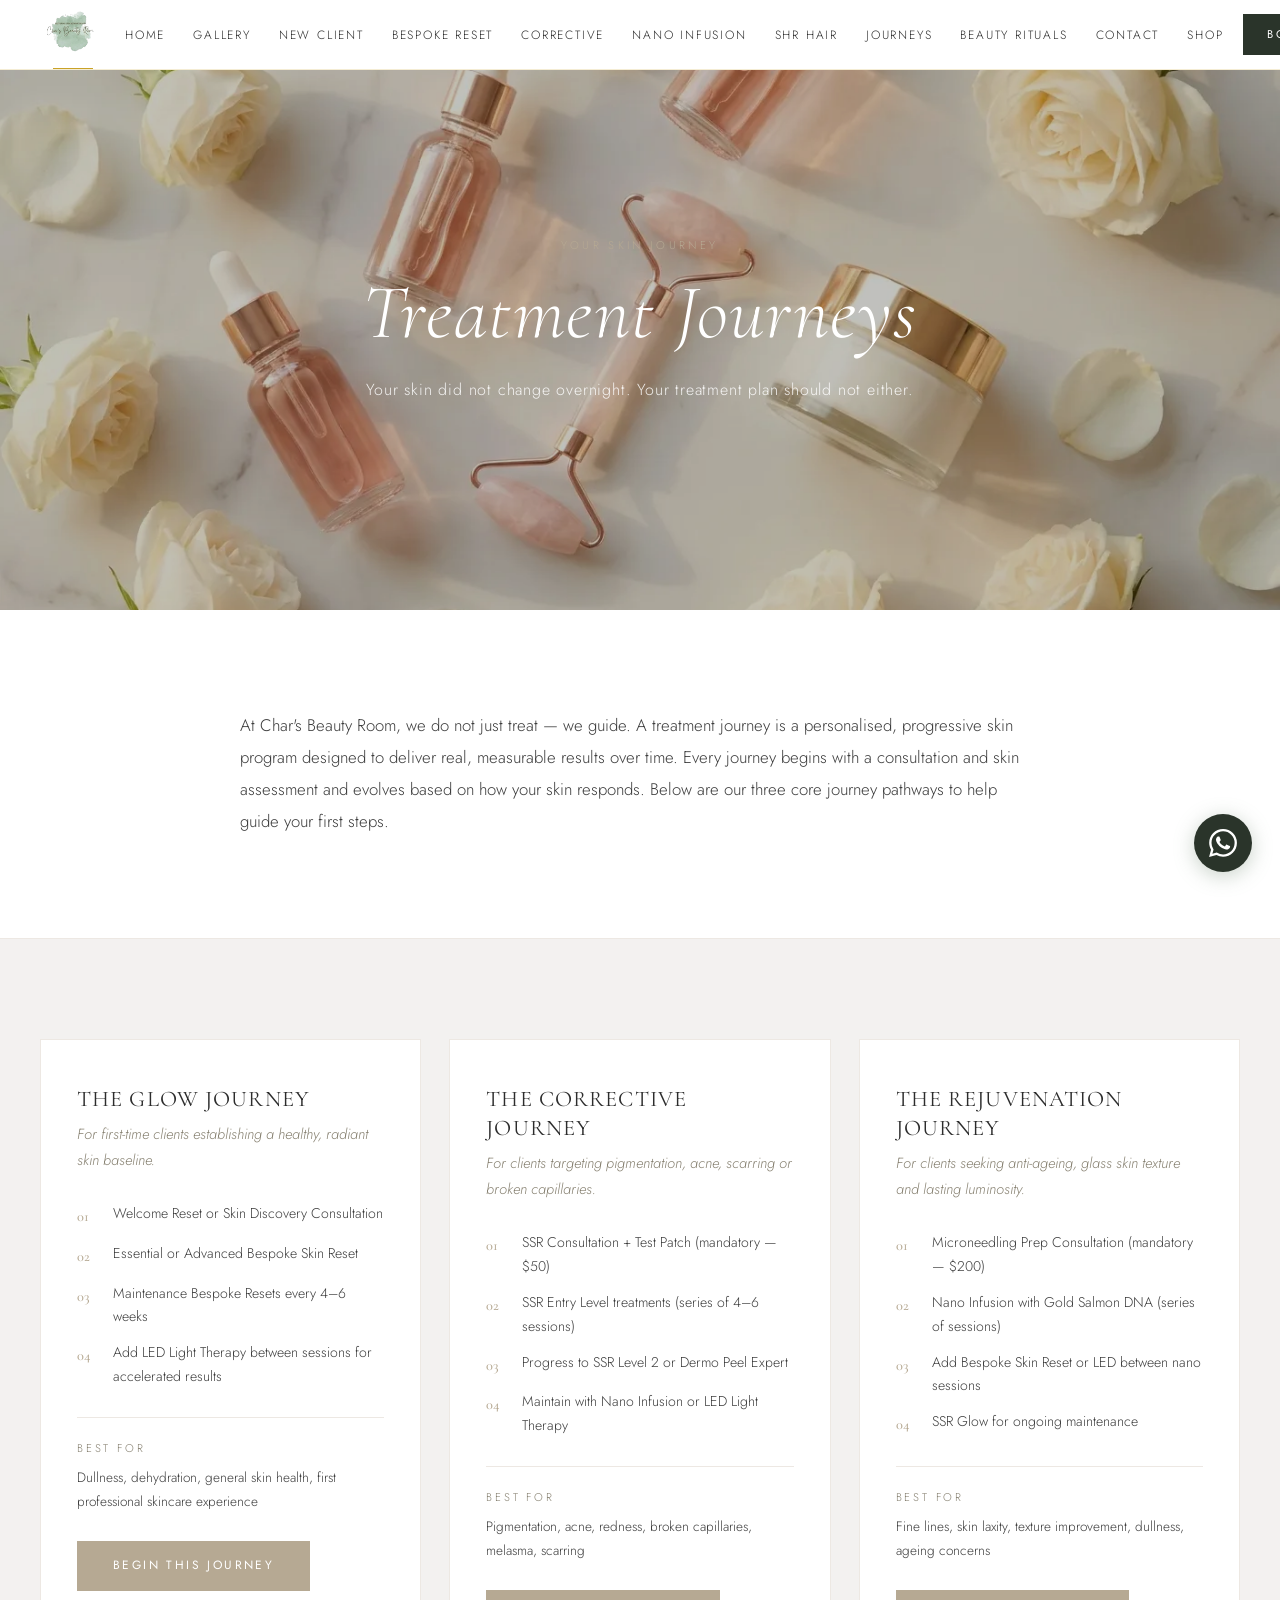
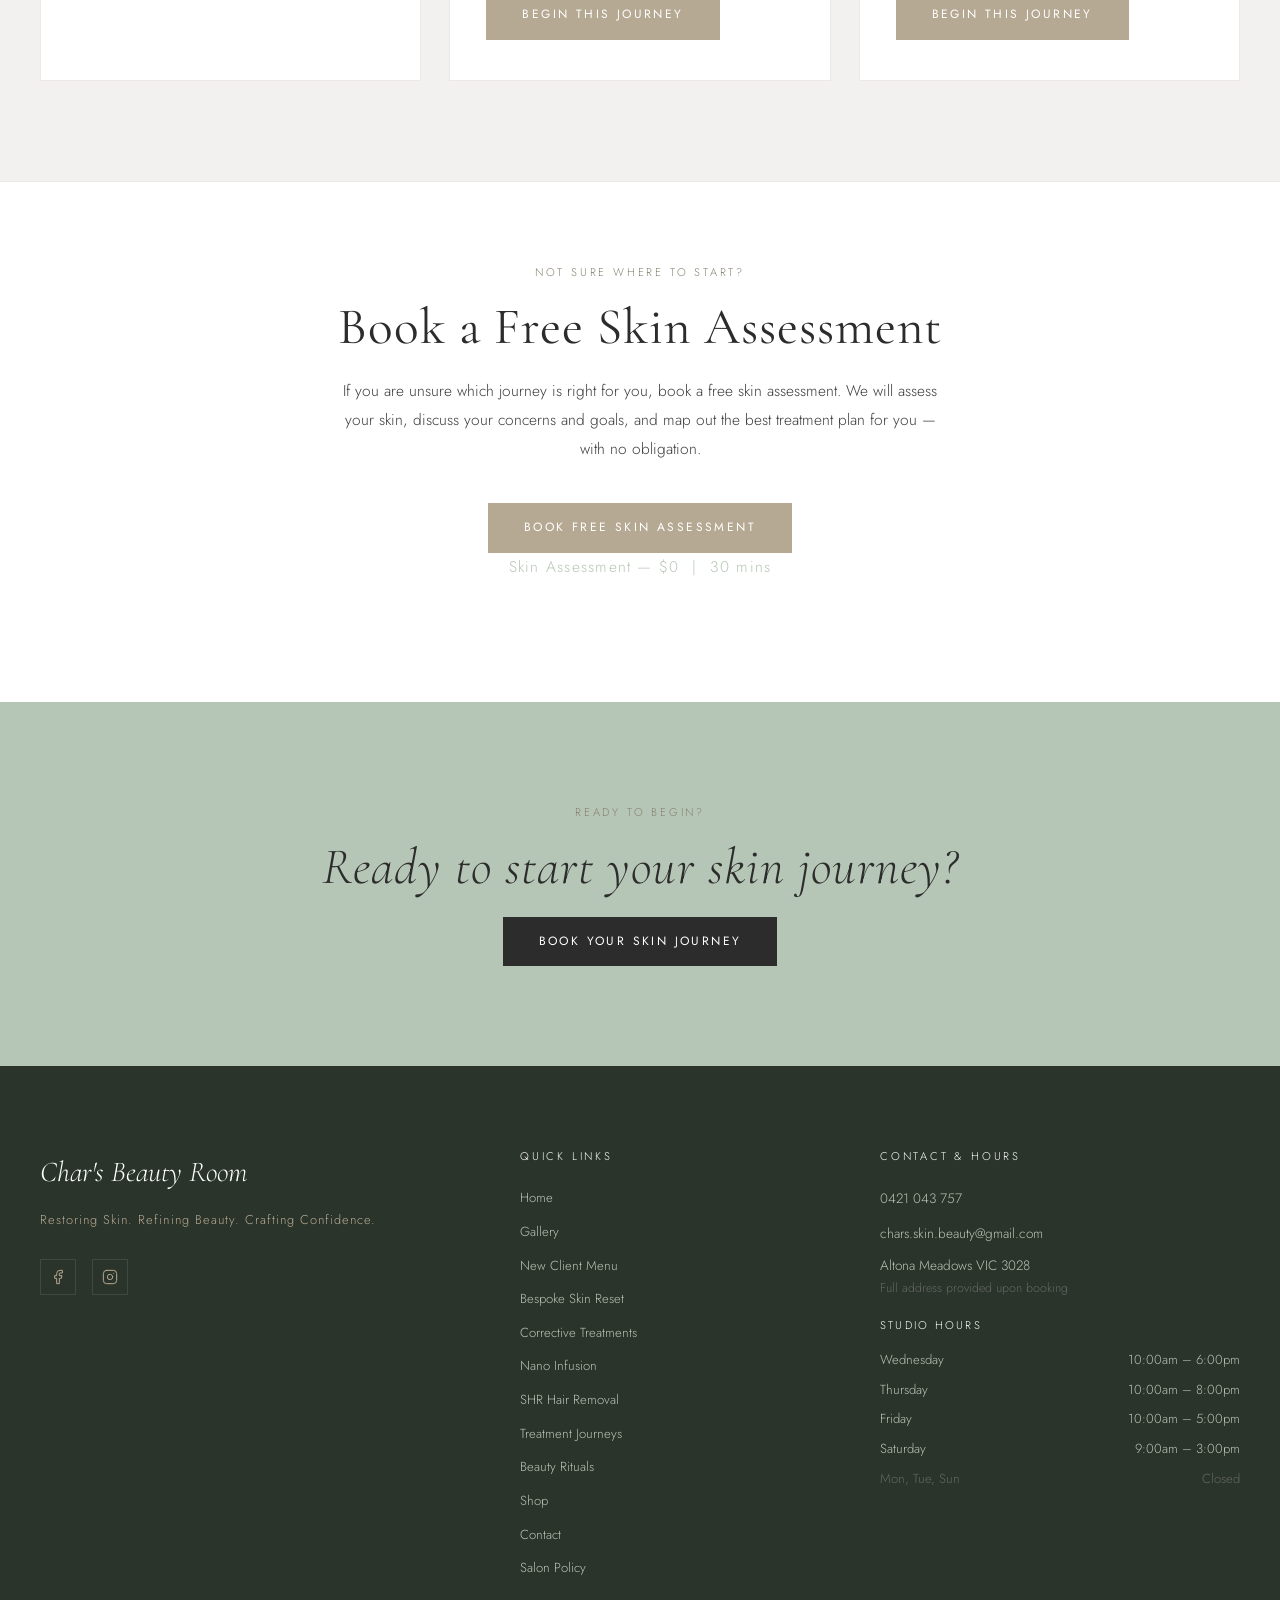
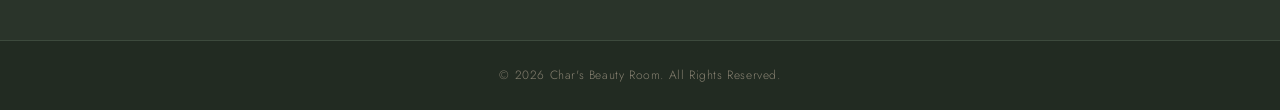
<file: treatment-journeys.html>
<!DOCTYPE html>
<html lang="en">
<head>
  <meta charset="UTF-8">
  <meta name="viewport" content="width=device-width, initial-scale=1.0">
  <meta name="description" content="Treatment Journeys at Char's Beauty Room — personalised, progressive skin programs designed for real, measurable results. The Glow, Corrective and Rejuvenation Journeys. Altona Meadows, Melbourne.">
  <title>Treatment Journeys | Char's Beauty Room</title>
  <link rel="stylesheet" href="css/style.css">
  <link rel="icon" type="image/webp" href="images/LOGO.webp">
  <link rel="apple-touch-icon" href="images/LOGO.webp">
</head>
<body>

  <!-- NAVIGATION -->
  <nav class="site-nav" role="navigation" aria-label="Main navigation">
    <div class="nav-inner">
      <a href="index.html" class="nav-logo"><img src="images/LOGO.webp" alt="Char's Beauty Room" class="nav-logo-img"><span class="nav-logo-accent" aria-hidden="true"></span></a>
      <ul class="nav-links" role="list">
        <li><a href="index.html">Home</a></li>
        <li><a href="gallery.html">Gallery</a></li>
        <li><a href="new-client-menu.html">New Client</a></li>
        <li><a href="bespoke-skin-reset.html">Bespoke Reset</a></li>
        <li><a href="corrective-treatments.html">Corrective</a></li>
        <li><a href="nano-infusion.html">Nano Infusion</a></li>
        <li><a href="shr-hair-removal.html">SHR Hair</a></li>
        <li><a href="treatment-journeys.html">Journeys</a></li>
        <li><a href="beauty-rituals.html">Beauty Rituals</a></li>
        <li><a href="contact.html">Contact</a></li>
        <li><a href="shop.html">Shop</a></li>
      </ul>
      <div class="nav-right">
        <a href="https://charsbeautyroom.square.site/s/appointments" target="_blank" rel="noopener" class="btn-book-nav">Book Now</a>
        <button class="hamburger" id="hamburger" aria-label="Open menu" aria-expanded="false">
          <span></span><span></span><span></span>
        </button>
      </div>
    </div>
    <div class="nav-mobile" id="mobileNav">
      <a href="index.html">Home</a>
      <a href="gallery.html">Gallery</a>
      <a href="new-client-menu.html">New Client</a>
      <a href="bespoke-skin-reset.html">Bespoke Reset</a>
      <a href="corrective-treatments.html">Corrective</a>
      <a href="nano-infusion.html">Nano Infusion</a>
      <a href="shr-hair-removal.html">SHR Hair Removal</a>
      <a href="treatment-journeys.html">Treatment Journeys</a>
      <a href="beauty-rituals.html">Beauty Rituals</a>
      <a href="shop.html">Shop</a>
      <a href="contact.html">Contact</a>
      <a href="salon-policy.html">Salon Policy</a>
      <a href="https://charsbeautyroom.square.site/s/appointments" target="_blank" rel="noopener" class="btn-book-mobile">Book Now</a>
    </div>
  </nav>

  <!-- HERO -->
  <section class="hero hero-short">
    <div class="hero-bg" style="background-image: url('images/treatment-journeys.webp');"></div>
    <div class="hero-overlay"></div>
    <div class="hero-content">
      <span class="eyebrow fade-1">Your Skin Journey</span>
      <h1 class="fade-2">Treatment Journeys</h1>
      <p class="hero-sub fade-3">Your skin did not change overnight. Your treatment plan should not either.</p>
    </div>
  </section>

  <!-- INTRO -->
  <section class="section section-white">
    <div class="section-inner" style="max-width:800px;">
      <p class="reveal" style="font-size:1.05rem;line-height:1.9;">At Char's Beauty Room, we do not just treat — we guide. A treatment journey is a personalised, progressive skin program designed to deliver real, measurable results over time. Every journey begins with a consultation and skin assessment and evolves based on how your skin responds. Below are our three core journey pathways to help guide your first steps.</p>
    </div>
  </section>

  <hr class="section-divider">

  <!-- JOURNEY CARDS -->
  <section class="section section-linen">
    <div class="section-inner">
      <div class="journey-cards">

        <div class="journey-card reveal">
          <h3>The Glow Journey</h3>
          <span class="journey-tagline">For first-time clients establishing a healthy, radiant skin baseline.</span>
          <div class="journey-steps">
            <div class="journey-step">
              <span class="step-num">01</span>
              <span class="step-text">Welcome Reset or Skin Discovery Consultation</span>
            </div>
            <div class="journey-step">
              <span class="step-num">02</span>
              <span class="step-text">Essential or Advanced Bespoke Skin Reset</span>
            </div>
            <div class="journey-step">
              <span class="step-num">03</span>
              <span class="step-text">Maintenance Bespoke Resets every 4–6 weeks</span>
            </div>
            <div class="journey-step">
              <span class="step-num">04</span>
              <span class="step-text">Add LED Light Therapy between sessions for accelerated results</span>
            </div>
          </div>
          <div class="journey-tags">
            <span class="eyebrow">Best For</span>
            <p class="journey-tag-text">Dullness, dehydration, general skin health, first professional skincare experience</p>
          </div>
          <br>
          <a href="https://charsbeautyroom.square.site/s/appointments" target="_blank" rel="noopener" class="btn-primary">Begin This Journey</a>
        </div>

        <div class="journey-card reveal">
          <h3>The Corrective Journey</h3>
          <span class="journey-tagline">For clients targeting pigmentation, acne, scarring or broken capillaries.</span>
          <div class="journey-steps">
            <div class="journey-step">
              <span class="step-num">01</span>
              <span class="step-text">SSR Consultation + Test Patch (mandatory — $50)</span>
            </div>
            <div class="journey-step">
              <span class="step-num">02</span>
              <span class="step-text">SSR Entry Level treatments (series of 4–6 sessions)</span>
            </div>
            <div class="journey-step">
              <span class="step-num">03</span>
              <span class="step-text">Progress to SSR Level 2 or Dermo Peel Expert</span>
            </div>
            <div class="journey-step">
              <span class="step-num">04</span>
              <span class="step-text">Maintain with Nano Infusion or LED Light Therapy</span>
            </div>
          </div>
          <div class="journey-tags">
            <span class="eyebrow">Best For</span>
            <p class="journey-tag-text">Pigmentation, acne, redness, broken capillaries, melasma, scarring</p>
          </div>
          <br>
          <a href="https://charsbeautyroom.square.site/s/appointments" target="_blank" rel="noopener" class="btn-primary">Begin This Journey</a>
        </div>

        <div class="journey-card reveal">
          <h3>The Rejuvenation Journey</h3>
          <span class="journey-tagline">For clients seeking anti-ageing, glass skin texture and lasting luminosity.</span>
          <div class="journey-steps">
            <div class="journey-step">
              <span class="step-num">01</span>
              <span class="step-text">Microneedling Prep Consultation (mandatory — $200)</span>
            </div>
            <div class="journey-step">
              <span class="step-num">02</span>
              <span class="step-text">Nano Infusion with Gold Salmon DNA (series of sessions)</span>
            </div>
            <div class="journey-step">
              <span class="step-num">03</span>
              <span class="step-text">Add Bespoke Skin Reset or LED between nano sessions</span>
            </div>
            <div class="journey-step">
              <span class="step-num">04</span>
              <span class="step-text">SSR Glow for ongoing maintenance</span>
            </div>
          </div>
          <div class="journey-tags">
            <span class="eyebrow">Best For</span>
            <p class="journey-tag-text">Fine lines, skin laxity, texture improvement, dullness, ageing concerns</p>
          </div>
          <br>
          <a href="https://charsbeautyroom.square.site/s/appointments" target="_blank" rel="noopener" class="btn-primary">Begin This Journey</a>
        </div>

      </div>
    </div>
  </section>

  <!-- FREE ASSESSMENT -->
  <section class="assessment-section">
    <div class="section-inner" style="max-width:700px;margin:0 auto;text-align:center;">
      <span class="eyebrow reveal" style="display:block;text-align:center;">Not Sure Where to Start?</span>
      <h2 class="reveal">Book a Free Skin Assessment</h2>
      <p class="reveal">If you are unsure which journey is right for you, book a free skin assessment. We will assess your skin, discuss your concerns and goals, and map out the best treatment plan for you — with no obligation.</p>
      <a href="https://charsbeautyroom.square.site/s/appointments" target="_blank" rel="noopener" class="btn-primary reveal">Book Free Skin Assessment</a>
      <p class="assessment-note reveal">Skin Assessment — $0 &nbsp;|&nbsp; 30 mins</p>
    </div>
  </section>

  <!-- CTA BANNER -->
    <section class="cta-banner" style="text-align:center;">
    <div class="section-inner">
      <span class="eyebrow reveal">Ready to begin?</span>
      <h2 class="reveal"><em>Ready to start your skin journey?</em></h2>
      <a href="https://charsbeautyroom.square.site/s/appointments" target="_blank" rel="noopener" class="btn-hp-sage reveal">Book Your Skin Journey</a>
    </div>
  </section>

  <!-- FOOTER -->
  <footer class="site-footer">
    <div class="footer-inner">
      <div class="footer-col">
        <span class="footer-brand-name">Char's Beauty Room</span>
        <p class="footer-tagline">Restoring Skin. Refining Beauty. Crafting Confidence.</p>
        <div class="footer-socials">
          <a href="https://www.facebook.com/share/16y8bG85gF/" target="_blank" rel="noopener" aria-label="Facebook">
            <svg viewBox="0 0 24 24" aria-hidden="true"><path d="M18 2h-3a5 5 0 0 0-5 5v3H7v4h3v8h4v-8h3l1-4h-4V7a1 1 0 0 1 1-1h3z"/></svg>
          </a>
          <a href="https://www.instagram.com/charsbeautyroom" target="_blank" rel="noopener" aria-label="Instagram">
            <svg viewBox="0 0 24 24" aria-hidden="true"><rect x="2" y="2" width="20" height="20" rx="5" ry="5"/><path d="M16 11.37A4 4 0 1 1 12.63 8 4 4 0 0 1 16 11.37z"/><line x1="17.5" y1="6.5" x2="17.51" y2="6.5"/></svg>
          </a>
        </div>
      </div>
      <div class="footer-col">
        <h4>Quick Links</h4>
        <nav class="footer-links">
          <a href="index.html">Home</a>
          <a href="gallery.html">Gallery</a>
          <a href="new-client-menu.html">New Client Menu</a>
          <a href="bespoke-skin-reset.html">Bespoke Skin Reset</a>
          <a href="corrective-treatments.html">Corrective Treatments</a>
          <a href="nano-infusion.html">Nano Infusion</a>
          <a href="shr-hair-removal.html">SHR Hair Removal</a>
          <a href="treatment-journeys.html">Treatment Journeys</a>
          <a href="beauty-rituals.html">Beauty Rituals</a>
          <a href="shop.html">Shop</a>
          <a href="contact.html">Contact</a>
      <a href="salon-policy.html">Salon Policy</a>
        </nav>
      </div>
      <div class="footer-col">
        <h4>Contact &amp; Hours</h4>
        <div class="footer-contact">
          <a href="tel:0421043757">0421 043 757</a>
          <a href="mailto:chars.skin.beauty@gmail.com">chars.skin.beauty@gmail.com</a>
          <p>Altona Meadows VIC 3028<br><small style="font-size:0.78rem;color:#666;">Full address provided upon booking</small></p>
        </div>
        <div class="footer-hours">
          <p class="footer-hours-title">Studio Hours</p>
          <table>
            <tr><td>Wednesday</td><td>10:00am – 6:00pm</td></tr>
            <tr><td>Thursday</td><td>10:00am – 8:00pm</td></tr>
            <tr><td>Friday</td><td>10:00am – 5:00pm</td></tr>
            <tr><td>Saturday</td><td>9:00am – 3:00pm</td></tr>
            <tr><td style="color:#666;">Mon, Tue, Sun</td><td style="color:#666;">Closed</td></tr>
          </table>
        </div>
      </div>
    </div>
    <div class="footer-bottom">
      <p>&copy; 2026 Char's Beauty Room. All Rights Reserved.</p>
    </div>
  </footer>


  <!-- WHATSAPP FLOATING WIDGET -->
  <div class="wa-widget">
    <span class="wa-tooltip">Chat with us</span>
    <a href="https://wa.me/61421043757" target="_blank" rel="noopener" class="wa-btn" aria-label="Chat on WhatsApp">
      <svg viewBox="0 0 24 24" xmlns="http://www.w3.org/2000/svg" aria-hidden="true">
        <path d="M17.472 14.382c-.297-.149-1.758-.867-2.03-.967-.273-.099-.471-.148-.67.15-.197.297-.767.966-.94 1.164-.173.199-.347.223-.644.075-.297-.15-1.255-.463-2.39-1.475-.883-.788-1.48-1.761-1.653-2.059-.173-.297-.018-.458.13-.606.134-.133.298-.347.446-.52.149-.174.198-.298.298-.497.099-.198.05-.371-.025-.52-.075-.149-.669-1.612-.916-2.207-.242-.579-.487-.5-.669-.51-.173-.008-.371-.01-.57-.01-.198 0-.52.074-.792.372-.272.297-1.04 1.016-1.04 2.479 0 1.462 1.065 2.875 1.213 3.074.149.198 2.096 3.2 5.077 4.487.709.306 1.262.489 1.694.625.712.227 1.36.195 1.871.118.571-.085 1.758-.719 2.006-1.413.248-.694.248-1.289.173-1.413-.074-.124-.272-.198-.57-.347m-5.421 7.403h-.004a9.87 9.87 0 01-5.031-1.378l-.361-.214-3.741.982.998-3.648-.235-.374a9.86 9.86 0 01-1.51-5.26c.001-5.45 4.436-9.884 9.888-9.884 2.64 0 5.122 1.03 6.988 2.898a9.825 9.825 0 012.893 6.994c-.003 5.45-4.437 9.884-9.885 9.884m8.413-18.297A11.815 11.815 0 0012.05 0C5.495 0 .16 5.335.157 11.892c0 2.096.547 4.142 1.588 5.945L.057 24l6.305-1.654a11.882 11.882 0 005.683 1.448h.005c6.554 0 11.89-5.335 11.893-11.893a11.821 11.821 0 00-3.48-8.413z"/>
      </svg>
    </a>
  </div>

  <!-- STICKY MOBILE BOOK NOW -->
  <a href="https://charsbeautyroom.square.site/s/appointments" target="_blank" rel="noopener" class="sticky-book-btn" aria-label="Book Now">Book Now</a>

  <script src="js/main.js"></script>
</body>
</html>
</file>
<file: css/style.css>
@import url('https://fonts.googleapis.com/css2?family=Cormorant+Garamond:ital,wght@0,300;0,400;0,500;1,300;1,400;1,500&family=Jost:wght@300;400&display=swap');

/* ============================================================
   RESET & BASE
   ============================================================ */
*, *::before, *::after {
  box-sizing: border-box;
  margin: 0;
  padding: 0;
}

html {
  scroll-behavior: smooth;
}

body {
  background-color: #F3F1F0;
  color: #3D3D3D;
  font-family: 'Jost', sans-serif;
  font-weight: 300;
  font-size: 1rem;
  line-height: 1.8;
  -webkit-font-smoothing: antialiased;
}

img {
  display: block;
  max-width: 100%;
}

a {
  text-decoration: none;
  color: inherit;
}

ul {
  list-style: none;
}

/* ============================================================
   TYPOGRAPHY
   ============================================================ */
h1 {
  font-family: 'Cormorant Garamond', serif;
  font-style: italic;
  font-weight: 300;
  font-size: clamp(2.8rem, 6vw, 5.5rem);
  letter-spacing: 0.02em;
  line-height: 1.1;
  color: #FFFFFF;
}

h2 {
  font-family: 'Cormorant Garamond', serif;
  font-weight: 400;
  font-size: clamp(2rem, 4vw, 3.2rem);
  letter-spacing: 0.02em;
  line-height: 1.15;
  color: #2C2C2C;
}

h3 {
  font-family: 'Cormorant Garamond', serif;
  font-weight: 400;
  font-size: 1.5rem;
  color: #2C2C2C;
  line-height: 1.3;
}

.eyebrow {
  font-family: 'Jost', sans-serif;
  font-weight: 300;
  font-size: 0.7rem;
  letter-spacing: 0.25em;
  text-transform: uppercase;
  color: #878171;
  display: block;
  margin-bottom: 16px;
}

.section-dark h2,
.section-dark h3 {
  color: #2C2C2C;
}

/* ============================================================
   NAVIGATION
   ============================================================ */
.site-nav {
  position: sticky;
  top: 0;
  z-index: 100;
  background: #FFFFFF;
  border-bottom: 1px solid #EDE8E3;
  height: 70px;
  display: flex;
  align-items: center;
}

.nav-inner {
  width: 100%;
  max-width: 1400px;
  margin: 0 auto;
  padding: 0 40px;
  display: flex;
  align-items: center;
  justify-content: space-between;
  gap: 20px;
}

.nav-logo {
  font-family: 'Cormorant Garamond', serif;
  font-style: italic;
  font-weight: 400;
  font-size: 1.25rem;
  color: #2C2C2C;
  white-space: nowrap;
  flex-shrink: 0;
}

.nav-logo:hover {
  color: #878171;
}

.nav-links {
  display: none;
  align-items: center;
  gap: 28px;
}

.nav-links a {
  font-family: 'Jost', sans-serif;
  font-weight: 300;
  font-size: 0.75rem;
  letter-spacing: 0.15em;
  text-transform: uppercase;
  color: #2C2C2C;
  transition: color 0.25s ease;
  white-space: nowrap;
}

.nav-links a:hover {
  color: #878171;
}

.nav-right {
  display: flex;
  align-items: center;
  gap: 20px;
  flex-shrink: 0;
}

.btn-book-nav {
  font-family: 'Jost', sans-serif;
  font-weight: 400;
  font-size: 0.7rem;
  letter-spacing: 0.2em;
  text-transform: uppercase;
  background: #2A342A;
  color: #FFFFFF;
  padding: 10px 24px;
  border: none;
  cursor: pointer;
  transition: background 0.25s ease;
  white-space: nowrap;
}

.btn-book-nav:hover {
  background: #3D4A3D;
}

/* Hamburger */
.hamburger {
  display: flex;
  flex-direction: column;
  justify-content: space-between;
  width: 24px;
  height: 16px;
  cursor: pointer;
  background: none;
  border: none;
  padding: 0;
}

.hamburger span {
  display: block;
  width: 100%;
  height: 1px;
  background: #2C2C2C;
  transition: transform 0.3s ease, opacity 0.3s ease;
}

.hamburger.open span:nth-child(1) {
  transform: translateY(7.5px) rotate(45deg);
}

.hamburger.open span:nth-child(2) {
  opacity: 0;
}

.hamburger.open span:nth-child(3) {
  transform: translateY(-7.5px) rotate(-45deg);
}

/* Mobile dropdown — driven by .nav-open on .site-nav */
.nav-mobile {
  position: absolute;
  top: 70px;
  left: 0;
  right: 0;
  background: #FFFFFF;
  border-bottom: 1px solid #EDE8E3;
  overflow: hidden;
  max-height: 0;
  transition: max-height 0.35s ease;
  z-index: 99;
}

/* Open state: toggled via JS adding .nav-open to .site-nav */
.site-nav.nav-open .nav-mobile {
  max-height: 600px;
}

.nav-mobile a {
  display: block;
  padding: 14px 24px;
  font-family: 'Jost', sans-serif;
  font-weight: 300;
  font-size: 0.8rem;
  letter-spacing: 0.15em;
  text-transform: uppercase;
  color: #2C2C2C;
  border-bottom: 1px solid #EDE8E3;
  transition: color 0.2s ease, background 0.2s ease;
}

.nav-mobile a:hover {
  color: #2A342A;
  background: #FAF8F6;
}

.nav-mobile .btn-book-mobile {
  display: block;
  margin: 16px 24px 20px;
  padding: 12px 24px;
  background: #2A342A;
  color: #FFFFFF;
  font-family: 'Jost', sans-serif;
  font-weight: 400;
  font-size: 0.75rem;
  letter-spacing: 0.2em;
  text-transform: uppercase;
  text-align: center;
  transition: background 0.25s ease;
  border-bottom: none;
}

.nav-mobile .btn-book-mobile:hover {
  background: #3D4A3D;
  color: #FFFFFF;
}

@media (min-width: 900px) {
  .nav-links {
    display: flex;
  }

  .hamburger {
    display: none;
  }

  .nav-mobile {
    display: none !important;
  }
}

/* ============================================================
   BUTTONS
   ============================================================ */
.btn-primary {
  display: inline-block;
  font-family: 'Jost', sans-serif;
  font-weight: 400;
  font-size: 0.75rem;
  letter-spacing: 0.2em;
  text-transform: uppercase;
  background: #B6A993;
  color: #FFFFFF;
  padding: 14px 36px;
  border: none;
  cursor: pointer;
  transition: background 0.25s ease;
}

.btn-primary:hover {
  background: #878171;
  color: #FFFFFF;
}

.btn-outline {
  display: inline-block;
  font-family: 'Jost', sans-serif;
  font-weight: 400;
  font-size: 0.75rem;
  letter-spacing: 0.2em;
  text-transform: uppercase;
  background: transparent;
  color: #FFFFFF;
  padding: 13px 35px;
  border: 1px solid #FFFFFF;
  cursor: pointer;
  transition: background 0.25s ease, color 0.25s ease;
}

.btn-outline:hover {
  background: rgba(255,255,255,0.12);
}

.btn-dark {
  display: inline-block;
  font-family: 'Jost', sans-serif;
  font-weight: 400;
  font-size: 0.75rem;
  letter-spacing: 0.2em;
  text-transform: uppercase;
  background: #B6A993;
  color: #FFFFFF;
  padding: 16px 44px;
  border: none;
  cursor: pointer;
  transition: background 0.25s ease;
}

.btn-dark:hover {
  background: #878171;
  color: #FFFFFF;
}

.btn-ghost {
  display: inline-block;
  font-family: 'Jost', sans-serif;
  font-weight: 400;
  font-size: 0.75rem;
  letter-spacing: 0.2em;
  text-transform: uppercase;
  background: transparent;
  color: #2A342A;
  padding: 13px 35px;
  border: 1px solid #2A342A;
  cursor: pointer;
  transition: background 0.25s ease, color 0.25s ease;
}

.btn-ghost:hover {
  background: #2A342A;
  color: #FFFFFF;
}

/* ============================================================
   HERO
   ============================================================ */
.hero {
  position: relative;
  width: 100%;
  height: 100vh;
  min-height: 600px;
  display: flex;
  align-items: center;
  justify-content: center;
  text-align: center;
  overflow: hidden;
}

.hero-short {
  height: 60vh;
  min-height: 440px;
}

.hero-medium {
  height: 50vh;
  min-height: 380px;
}

.hero-minimal {
  height: auto;
  min-height: 0;
  padding: 120px 40px 80px;
  background: #F3F1F0;
}

.hero-minimal h1 {
  color: #2C2C2C;
  font-style: normal;
}

.hero-minimal .hero-sub {
  color: #3D3D3D;
}

.hero-minimal .eyebrow {
  color: #878171;
}

.hero-bg {
  position: absolute;
  inset: 0;
  background-size: cover;
  background-position: center;
  background-repeat: no-repeat;
}

.hero-overlay {
  position: absolute;
  inset: 0;
  background: rgba(30,30,20,0.28);
}

.hero-overlay-dark {
  background: rgba(30,30,20,0.30);
}

.hero-overlay-light {
  background: rgba(30,30,20,0.22);
}

.hero-content {
  position: relative;
  z-index: 2;
  max-width: 860px;
  padding: 0 24px;
}

.hero-content .eyebrow {
  color: #B6A993;
  letter-spacing: 0.3em;
}

.hero-sub {
  font-family: 'Jost', sans-serif;
  font-weight: 300;
  font-size: 1rem;
  letter-spacing: 0.05em;
  color: rgba(255,255,255,0.88);
  margin-top: 20px;
  margin-bottom: 40px;
  max-width: 560px;
  margin-left: auto;
  margin-right: auto;
}

.hero-buttons {
  display: flex;
  gap: 16px;
  justify-content: center;
  flex-wrap: wrap;
}

/* Hero fade animations */
.fade-1 { opacity: 0; animation: fadeUp 0.8s ease 0.2s forwards; }
.fade-2 { opacity: 0; animation: fadeUp 0.8s ease 0.5s forwards; }
.fade-3 { opacity: 0; animation: fadeUp 0.8s ease 0.8s forwards; }
.fade-4 { opacity: 0; animation: fadeUp 0.8s ease 1.1s forwards; }

@keyframes fadeUp {
  from { opacity: 0; transform: translateY(20px); }
  to   { opacity: 1; transform: translateY(0); }
}

/* ============================================================
   SECTIONS
   ============================================================ */
.section {
  padding: 100px 40px;
}

.section-sm {
  padding: 70px 40px;
}

.section-dark {
  background: #B6C6B6;
  color: #2C2C2C;
}

.section-white {
  background: #FFFFFF;
}

.section-linen {
  background: #F3F1F0;
}

.section-inner {
  max-width: 1200px;
  margin: 0 auto;
}

.section-inner-wide {
  max-width: 1400px;
  margin: 0 auto;
}

.section-header {
  margin-bottom: 64px;
}

.section-header.centered {
  text-align: center;
}

.section-divider {
  border: none;
  border-top: 1px solid #EDE8E3;
  margin: 0;
}

/* ============================================================
   TWO COLUMN LAYOUT
   ============================================================ */
.two-col {
  display: grid;
  grid-template-columns: 1fr 1fr;
  gap: 80px;
  align-items: center;
}

.two-col.reverse {
  direction: rtl;
}

.two-col.reverse > * {
  direction: ltr;
}

.col-image {
  height: 600px;
  overflow: hidden;
}

.col-image img {
  width: 100%;
  height: 100%;
  object-fit: cover;
}

.col-content {
  display: flex;
  flex-direction: column;
  gap: 24px;
}

.col-content h2 {
  margin-top: 8px;
}

.col-content p {
  font-size: 1rem;
  line-height: 1.85;
}

/* ============================================================
   SERVICE CARDS GRID
   ============================================================ */
.services-grid {
  display: grid;
  grid-template-columns: repeat(3, 1fr);
  gap: 28px;
}

.service-card {
  background: #FFFFFF;
  border: 1px solid #EDE8E3;
  transition: border-color 0.3s ease, box-shadow 0.3s ease, transform 0.3s ease;
  overflow: hidden;
}

.service-card:hover {
  border-color: #878171;
  box-shadow: 0 12px 40px rgba(0,0,0,0.07);
  transform: translateY(-3px);
}

.service-card-img {
  width: 100%;
  height: 220px;
  overflow: hidden;
}

.service-card-img img {
  width: 100%;
  height: 100%;
  object-fit: cover;
  transition: transform 0.5s ease;
}

.service-card:hover .service-card-img img {
  transform: scale(1.03);
}

.service-card-body {
  padding: 28px 32px 32px;
}

.service-card-body h3 {
  margin-bottom: 10px;
}

.service-card-body p {
  font-size: 0.9rem;
  line-height: 1.7;
  color: #3D3D3D;
  margin-bottom: 20px;
}

.link-arrow {
  font-family: 'Jost', sans-serif;
  font-weight: 300;
  font-size: 0.78rem;
  letter-spacing: 0.15em;
  text-transform: uppercase;
  color: #878171;
  transition: letter-spacing 0.3s ease;
}

.link-arrow:hover {
  letter-spacing: 0.22em;
}

/* ============================================================
   PILLARS / WHY CHAR'S
   ============================================================ */
.pillars-grid {
  display: grid;
  grid-template-columns: repeat(4, 1fr);
  gap: 48px;
}

.pillar {
  border-top: 1px solid #EDE8E3;
  padding-top: 28px;
}

.pillar-number {
  font-family: 'Cormorant Garamond', serif;
  font-style: italic;
  font-weight: 300;
  font-size: 3rem;
  color: #D4B86A;
  line-height: 1;
  margin-bottom: 16px;
}

.pillar h3 {
  font-size: 1.2rem;
  margin-bottom: 12px;
}

.pillar p {
  font-size: 0.9rem;
  line-height: 1.75;
}

/* ============================================================
   TESTIMONIALS
   ============================================================ */
.testimonials-grid {
  display: grid;
  grid-template-columns: repeat(3, 1fr);
  gap: 32px;
}

.testimonial-card {
  background: #FFFFFF;
  border: 1px solid #EDE8E3;
  padding: 40px 36px 36px;
}

.testimonial-quote-mark {
  font-family: 'Cormorant Garamond', serif;
  font-style: italic;
  font-weight: 300;
  font-size: 5rem;
  color: #B6A993;
  line-height: 0.6;
  margin-bottom: 20px;
  display: block;
  transition: color 0.3s ease;
}

.testimonial-card:hover .testimonial-quote-mark {
  color: #C9A227;
}

.testimonial-card blockquote {
  font-size: 0.95rem;
  line-height: 1.85;
  color: #3D3D3D;
  margin-bottom: 24px;
  font-style: italic;
}

.testimonial-card cite {
  font-style: normal;
  font-family: 'Jost', sans-serif;
  font-weight: 300;
  font-size: 0.78rem;
  letter-spacing: 0.12em;
  text-transform: uppercase;
  color: #2C2C2C;
}

/* ============================================================
   CTA BANNER
   ============================================================ */
.cta-banner {
  background: #B6C6B6;
  padding: 100px 40px;
  text-align: center;
}

.cta-banner h2 {
  font-style: italic;
  font-weight: 300;
  color: #2C2C2C;
  margin-bottom: 20px;
}

.cta-banner p {
  font-size: 0.95rem;
  color: #3D3D3D;
  margin-bottom: 40px;
  letter-spacing: 0.03em;
}

/* ============================================================
   SERVICE / PRICE LIST CARDS
   ============================================================ */
.treatment-cards {
  display: grid;
  grid-template-columns: 1fr 1fr;
  gap: 28px;
}

.treatment-card {
  background: #FFFFFF;
  border: 1px solid #EDE8E3;
  padding: 36px 36px 32px;
  transition: border-color 0.3s ease, box-shadow 0.3s ease;
}

.treatment-card:hover {
  border-color: #878171;
  box-shadow: 0 12px 40px rgba(0,0,0,0.06);
}

.treatment-card-header {
  display: flex;
  justify-content: space-between;
  align-items: flex-start;
  gap: 16px;
  margin-bottom: 16px;
}

.treatment-card h3 {
  font-size: 1.3rem;
  line-height: 1.25;
}

.treatment-card-meta {
  text-align: right;
  flex-shrink: 0;
}

.price {
  font-family: 'Cormorant Garamond', serif;
  font-weight: 500;
  font-size: 1.2rem;
  color: #C9A227;
  display: block;
}

.duration {
  font-family: 'Jost', sans-serif;
  font-weight: 300;
  font-size: 0.78rem;
  color: #3D3D3D;
  letter-spacing: 0.05em;
  display: block;
  margin-top: 2px;
}

.treatment-card p {
  font-size: 0.9rem;
  line-height: 1.75;
  margin-bottom: 28px;
}

.best-for {
  font-size: 0.82rem;
  color: #878171;
  font-style: italic;
  line-height: 1.7;
}

/* Single column treatment cards */
.treatment-cards-single {
  display: flex;
  flex-direction: column;
  gap: 20px;
}

/* Feature cards (3-col large) */
.feature-cards {
  display: grid;
  grid-template-columns: repeat(3, 1fr);
  gap: 28px;
}

.feature-card {
  background: #FFFFFF;
  border: 1px solid #EDE8E3;
  padding: 44px 40px 40px;
  transition: border-color 0.3s ease, box-shadow 0.3s ease;
}

.feature-card:hover {
  border-color: #878171;
  box-shadow: 0 12px 40px rgba(0,0,0,0.07);
}

.feature-card .eyebrow {
  margin-bottom: 12px;
}

.feature-card h3 {
  font-size: 1.6rem;
  margin-bottom: 12px;
}

.feature-card .price {
  font-size: 1.4rem;
  margin-bottom: 4px;
}

.feature-card .duration {
  margin-bottom: 20px;
}

.feature-card p {
  font-size: 0.9rem;
  line-height: 1.78;
  margin-bottom: 20px;
}

/* ============================================================
   PRICE TABLE
   ============================================================ */
.price-table {
  width: 100%;
  border-collapse: collapse;
}

.price-table tr {
  border-bottom: 1px solid #EDE8E3;
  transition: background 0.2s ease;
}

.price-table tr:hover {
  background: rgba(232,180,184,0.05);
}

.price-table tr:last-child {
  border-bottom: none;
}

.price-table td {
  padding: 18px 0;
  font-size: 0.95rem;
  color: #3D3D3D;
}

.price-table td:first-child {
  color: #2C2C2C;
  font-weight: 300;
  padding-right: 20px;
}

.price-table td:last-child {
  text-align: right;
  white-space: nowrap;
}

.price-table .td-price {
  font-family: 'Cormorant Garamond', serif;
  font-weight: 500;
  font-size: 1.05rem;
  color: #C9A227;
}

.price-table .td-dur {
  font-size: 0.8rem;
  color: #3D3D3D;
  letter-spacing: 0.04em;
}

/* ============================================================
   NOTE BOX
   ============================================================ */
.note-box {
  border-left: 3px solid #B6A993;
  padding: 24px 28px;
  background: #FFFFFF;
  margin-bottom: 56px;
}

.note-box .eyebrow {
  margin-bottom: 8px;
}

.note-box p {
  font-size: 0.92rem;
  line-height: 1.75;
  margin-bottom: 16px;
}

.note-box p:last-child {
  margin-bottom: 0;
}

.note-box a {
  color: #878171;
  font-size: 0.82rem;
  letter-spacing: 0.12em;
  text-transform: uppercase;
  transition: letter-spacing 0.3s ease;
}

.note-box a:hover {
  letter-spacing: 0.18em;
}

/* ============================================================
   SHR TABS
   ============================================================ */
.tab-nav {
  display: flex;
  border-bottom: 1px solid #EDE8E3;
  margin-bottom: 48px;
  gap: 0;
}

.tab-btn {
  font-family: 'Jost', sans-serif;
  font-weight: 300;
  font-size: 0.8rem;
  letter-spacing: 0.2em;
  text-transform: uppercase;
  color: #3D3D3D;
  padding: 14px 32px;
  border: none;
  border-bottom: 2px solid transparent;
  background: none;
  cursor: pointer;
  margin-bottom: -1px;
  transition: color 0.25s ease, border-color 0.25s ease;
}

.tab-btn.active {
  color: #2C2C2C;
  border-bottom-color: #878171;
}

.tab-btn:hover {
  color: #2C2C2C;
}

.tab-panel {
  display: none;
}

.tab-panel.active {
  display: block;
}

/* ============================================================
   FAQ ACCORDION
   ============================================================ */
.faq-list {
  display: flex;
  flex-direction: column;
  gap: 0;
}

.faq-item {
  border-bottom: 1px solid #EDE8E3;
}

.faq-question {
  width: 100%;
  background: none;
  border: none;
  padding: 22px 0;
  display: flex;
  justify-content: space-between;
  align-items: center;
  cursor: pointer;
  font-family: 'Cormorant Garamond', serif;
  font-weight: 400;
  font-size: 1.2rem;
  color: #2C2C2C;
  text-align: left;
  gap: 20px;
}

.faq-icon {
  flex-shrink: 0;
  width: 20px;
  height: 20px;
  position: relative;
}

.faq-icon::before,
.faq-icon::after {
  content: '';
  position: absolute;
  background: #878171;
  transition: transform 0.3s ease, opacity 0.3s ease;
}

.faq-icon::before {
  width: 100%;
  height: 1px;
  top: 50%;
  left: 0;
  transform: translateY(-50%);
}

.faq-icon::after {
  width: 1px;
  height: 100%;
  left: 50%;
  top: 0;
  transform: translateX(-50%);
}

.faq-item.open .faq-icon::after {
  opacity: 0;
  transform: translateX(-50%) rotate(90deg);
}

.faq-answer {
  max-height: 0;
  overflow: hidden;
  transition: max-height 0.4s ease;
}

.faq-answer-inner {
  padding: 0 0 24px;
  font-size: 0.95rem;
  line-height: 1.8;
  color: #3D3D3D;
}

.faq-item.open .faq-answer {
  max-height: 300px;
}

/* ============================================================
   JOURNEY CARDS
   ============================================================ */
.journey-cards {
  display: grid;
  grid-template-columns: repeat(3, 1fr);
  gap: 28px;
}

.journey-card {
  background: #FFFFFF;
  border: 1px solid #EDE8E3;
  padding: 44px 36px 40px;
  transition: border-color 0.3s ease, box-shadow 0.3s ease;
}

.journey-card:hover {
  border-color: #878171;
  box-shadow: 0 12px 40px rgba(0,0,0,0.07);
}

.journey-card h3 {
  font-size: 1.4rem;
  margin-bottom: 8px;
  letter-spacing: 0.05em;
  text-transform: uppercase;
}

.journey-tagline {
  font-style: italic;
  color: #878171;
  font-size: 0.92rem;
  margin-bottom: 28px;
  display: block;
}

.journey-steps {
  display: flex;
  flex-direction: column;
  gap: 12px;
  margin-bottom: 28px;
}

.journey-step {
  display: grid;
  grid-template-columns: 24px 1fr;
  gap: 12px;
  align-items: start;
}

.step-num {
  font-family: 'Cormorant Garamond', serif;
  font-weight: 500;
  font-size: 0.9rem;
  color: #B6A993;
  padding-top: 2px;
}

.step-text {
  font-size: 0.88rem;
  line-height: 1.7;
  color: #3D3D3D;
}

.journey-tags {
  border-top: 1px solid #EDE8E3;
  padding-top: 20px;
}

.journey-tags .eyebrow {
  margin-bottom: 8px;
}

.journey-tag-text {
  font-size: 0.85rem;
  color: #3D3D3D;
  line-height: 1.7;
}

/* ============================================================
   LASH / BEAUTY SECTION WITH IMAGE
   ============================================================ */
.beauty-section {
  display: grid;
  grid-template-columns: 1fr 1fr;
  gap: 80px;
  align-items: center;
  padding: 80px 0;
  border-bottom: 1px solid #EDE8E3;
}

.beauty-section:last-of-type {
  border-bottom: none;
}

.beauty-section-img {
  height: 480px;
  overflow: hidden;
}

.beauty-section-img img {
  width: 100%;
  height: 100%;
  object-fit: cover;
}

.beauty-section-content {
  display: flex;
  flex-direction: column;
  gap: 20px;
}

.beauty-section-content h2 {
  margin-top: 8px;
}

/* ============================================================
   FREE ASSESSMENT SECTION
   ============================================================ */
.assessment-section {
  text-align: center;
  background: #FFFFFF;
  padding: 80px 40px;
  border-top: 1px solid #EDE8E3;
}

.assessment-section h2 {
  margin-bottom: 20px;
}

.assessment-section p {
  max-width: 600px;
  margin: 0 auto 40px;
  font-size: 0.97rem;
  line-height: 1.85;
}

.assessment-note {
  font-family: 'Jost', sans-serif;
  font-weight: 300;
  font-size: 0.8rem;
  letter-spacing: 0.08em;
  color: #B6C6B6;
  margin-top: 20px;
}

/* ============================================================
   SHOP PAGE
   ============================================================ */
.shop-content {
  max-width: 760px;
  margin: 0 auto;
  text-align: center;
}

.shop-content h2 {
  margin-bottom: 28px;
}

.shop-content p {
  font-size: 0.97rem;
  line-height: 1.88;
  margin-bottom: 20px;
}

.shop-buttons {
  display: flex;
  gap: 20px;
  justify-content: center;
  flex-wrap: wrap;
  margin-top: 44px;
  margin-bottom: 28px;
}

.shop-note {
  font-size: 0.82rem;
  color: #B6C6B6;
  letter-spacing: 0.04em;
}

/* ============================================================
   SALON POLICY
   ============================================================ */
.policy-section {
  max-width: 840px;
  margin: 0 auto;
}

.policy-block {
  padding: 48px 0;
  border-bottom: 1px solid #EDE8E3;
}

.policy-block:last-child {
  border-bottom: none;
}

.policy-block h2 {
  font-size: clamp(1.4rem, 2.5vw, 1.9rem);
  margin-bottom: 24px;
}

.policy-block p {
  font-size: 0.95rem;
  line-height: 1.85;
  margin-bottom: 12px;
}

.policy-block p:last-child {
  margin-bottom: 0;
}

.policy-block ul {
  list-style: none;
  display: flex;
  flex-direction: column;
  gap: 10px;
}

.policy-block ul li {
  font-size: 0.95rem;
  line-height: 1.78;
  padding-left: 20px;
  position: relative;
  color: #3D3D3D;
}

.policy-block ul li::before {
  content: '';
  position: absolute;
  left: 0;
  top: 12px;
  width: 6px;
  height: 1px;
  background: #878171;
}

/* ============================================================
   SCROLL REVEAL ANIMATION
   ============================================================ */
.reveal {
  opacity: 0;
  transform: translateY(24px);
  transition: opacity 0.7s ease, transform 0.7s ease;
}

.reveal.visible {
  opacity: 1;
  transform: translateY(0);
}

/* ============================================================
   FOOTER
   ============================================================ */
.site-footer {
  background: #2A342A;
  padding: 80px 40px 0;
}

.footer-inner {
  max-width: 1200px;
  margin: 0 auto;
  display: grid;
  grid-template-columns: 1.4fr 1fr 1.2fr;
  gap: 60px;
  padding-bottom: 60px;
}

.footer-brand-name {
  font-family: 'Cormorant Garamond', serif;
  font-style: italic;
  font-weight: 300;
  font-size: 1.8rem;
  color: #FFFFFF;
  margin-bottom: 10px;
  display: block;
}

.footer-tagline {
  font-family: 'Jost', sans-serif;
  font-weight: 300;
  font-size: 0.8rem;
  color: #B6A993;
  letter-spacing: 0.08em;
  margin-bottom: 28px;
}

.footer-socials {
  display: flex;
  gap: 16px;
}

.footer-socials a {
  display: flex;
  align-items: center;
  justify-content: center;
  width: 36px;
  height: 36px;
  border: 1px solid #3D4A3D;
  transition: border-color 0.25s ease;
}

.footer-socials a:hover {
  border-color: #B6A993;
}

.footer-socials svg {
  width: 16px;
  height: 16px;
  fill: none;
  stroke: #B6A993;
  stroke-width: 1.5;
  stroke-linecap: round;
  stroke-linejoin: round;
}

.footer-col h4 {
  font-family: 'Jost', sans-serif;
  font-weight: 300;
  font-size: 0.7rem;
  letter-spacing: 0.25em;
  text-transform: uppercase;
  color: #FFFFFF;
  margin-bottom: 20px;
}

.footer-links {
  display: flex;
  flex-direction: column;
  gap: 10px;
}

.footer-links a {
  font-family: 'Jost', sans-serif;
  font-weight: 300;
  font-size: 0.82rem;
  color: #B6C6B6;
  transition: color 0.25s ease;
}

.footer-links a:hover {
  color: #B6A993;
}

.footer-contact {
  display: flex;
  flex-direction: column;
  gap: 10px;
}

.footer-contact a {
  font-size: 0.85rem;
  color: #B6C6B6;
  transition: color 0.25s ease;
}

.footer-contact a:hover {
  color: #B6A993;
}

.footer-contact p {
  font-size: 0.85rem;
  color: #B6C6B6;
  line-height: 1.6;
}

.footer-hours {
  margin-top: 16px;
}

.footer-hours-title {
  font-family: 'Jost', sans-serif;
  font-weight: 300;
  font-size: 0.7rem;
  letter-spacing: 0.2em;
  text-transform: uppercase;
  color: #FFFFFF;
  margin-bottom: 10px;
}

.footer-hours table {
  border-collapse: collapse;
  width: 100%;
}

.footer-hours td {
  font-size: 0.82rem;
  color: #B6C6B6;
  padding: 3px 0;
}

.footer-hours td:last-child {
  text-align: right;
}

.footer-bottom {
  background: #222B22;
  border-top: 1px solid #3D4A3D;
  padding: 24px 0;
  text-align: center;
  margin: 0 -40px;
  padding-left: 40px;
  padding-right: 40px;
}

.footer-bottom p {
  font-family: 'Jost', sans-serif;
  font-weight: 300;
  font-size: 0.75rem;
  color: #878171;
  letter-spacing: 0.05em;
}

/* ============================================================
   RESPONSIVE
   ============================================================ */
@media (max-width: 1100px) {
  .pillars-grid {
    grid-template-columns: repeat(2, 1fr);
    gap: 36px;
  }
}

@media (max-width: 900px) {
  .section {
    padding: 70px 28px;
  }

  .section-sm {
    padding: 50px 28px;
  }

  .services-grid {
    grid-template-columns: repeat(2, 1fr);
  }

  .two-col {
    grid-template-columns: 1fr;
    gap: 48px;
  }

  .two-col.reverse {
    direction: ltr;
  }

  .col-image {
    height: 400px;
  }

  .testimonials-grid {
    grid-template-columns: 1fr 1fr;
  }

  .feature-cards {
    grid-template-columns: 1fr;
  }

  .journey-cards {
    grid-template-columns: 1fr;
  }

  .footer-inner {
    grid-template-columns: 1fr 1fr;
    gap: 40px;
  }

  .cta-banner {
    padding: 70px 28px;
  }

  .beauty-section {
    grid-template-columns: 1fr;
    gap: 40px;
  }

  .beauty-section-img {
    height: 340px;
  }

  .nav-inner {
    padding: 0 24px;
  }

  .hero {
    min-height: 500px;
  }

  .hero-short {
    min-height: 380px;
  }

  .treatment-cards {
    grid-template-columns: 1fr;
  }
}

@media (max-width: 640px) {
  .section {
    padding: 60px 20px;
  }

  .services-grid {
    grid-template-columns: 1fr;
  }

  .testimonials-grid {
    grid-template-columns: 1fr;
  }

  .pillars-grid {
    grid-template-columns: 1fr;
  }

  .footer-inner {
    grid-template-columns: 1fr;
    gap: 40px;
  }

  .hero-buttons {
    flex-direction: column;
    align-items: center;
  }

  .btn-primary,
  .btn-outline {
    width: 100%;
    text-align: center;
    max-width: 280px;
  }

  h1 {
    font-size: clamp(2.2rem, 8vw, 3.6rem);
  }

  h2 {
    font-size: clamp(1.7rem, 6vw, 2.6rem);
  }

  .two-col {
    gap: 32px;
  }

  .col-image {
    height: 300px;
  }

  .cta-banner {
    padding: 60px 20px;
  }

  .nav-inner {
    padding: 0 20px;
  }

  .hero-content {
    padding: 0 20px;
  }

  .price-table td {
    font-size: 0.85rem;
  }

  .tab-btn {
    padding: 12px 20px;
    font-size: 0.72rem;
  }

  .shop-buttons {
    flex-direction: column;
    align-items: center;
  }

  .assessment-section {
    padding: 60px 20px;
  }
}

/* ============================================================
   SAGE GREEN ACCENT — secondary elements only
   ============================================================ */

/* Sub-page eyebrow labels (not homepage) */
.subpage-eyebrow {
  color: #2A342A !important;
}

/* Note boxes on corrective + beauty pages — sage left border */
.note-box-sage {
  border-left: 3px solid #2A342A;
  padding: 24px 28px;
  background: #FFFFFF;
  margin-bottom: 56px;
}

.note-box-sage .eyebrow {
  color: #2A342A;
  margin-bottom: 8px;
}

.note-box-sage p {
  font-size: 0.92rem;
  line-height: 1.75;
  margin-bottom: 16px;
}

.note-box-sage p:last-child {
  margin-bottom: 0;
}

.note-box-sage a {
  color: #2A342A;
  font-size: 0.82rem;
  letter-spacing: 0.12em;
  text-transform: uppercase;
  transition: letter-spacing 0.3s ease;
}

.note-box-sage a:hover {
  letter-spacing: 0.18em;
}

/* Warning box — linen background, sage left border */
.warning-box {
  border-left: 3px solid #2A342A;
  padding: 24px 28px;
  background: #F3F1F0;
  margin-bottom: 36px;
}

.warning-box p {
  font-size: 0.9rem;
  line-height: 1.8;
  color: #3D3D3D;
  margin-bottom: 12px;
}

.warning-box p:last-child {
  margin-bottom: 0;
}

/* Footer social icons — sage on hover */
.footer-socials a:hover svg {
  stroke: #2A342A;
}

.footer-socials a:hover {
  border-color: #2A342A;
}

/* Sage ghost button variant for sub-pages */
.btn-sage {
  display: inline-block;
  font-family: 'Jost', sans-serif;
  font-weight: 400;
  font-size: 0.75rem;
  letter-spacing: 0.2em;
  text-transform: uppercase;
  background: #2A342A;
  color: #FFFFFF;
  padding: 14px 36px;
  border: none;
  cursor: pointer;
  transition: background 0.25s ease;
}

.btn-sage:hover {
  background: #3D4A3D;
  color: #FFFFFF;
}

.btn-sage-outline {
  display: inline-block;
  font-family: 'Jost', sans-serif;
  font-weight: 400;
  font-size: 0.75rem;
  letter-spacing: 0.2em;
  text-transform: uppercase;
  background: transparent;
  color: #2A342A;
  padding: 13px 35px;
  border: 1px solid #2A342A;
  cursor: pointer;
  transition: background 0.25s ease, color 0.25s ease;
}

.btn-sage-outline:hover {
  background: #2A342A;
  color: #FFFFFF;
}

/* ============================================================
   NAV LOGO IMAGE
   ============================================================ */
.nav-logo-img {
  display: block;
  height: 52px;
  width: auto;
  flex-shrink: 0;
}

/* ============================================================
   WHATSAPP FLOATING WIDGET
   ============================================================ */
.wa-widget {
  position: fixed;
  bottom: 28px;
  right: 28px;
  z-index: 999;
  display: flex;
  align-items: center;
  gap: 0;
}

.wa-tooltip {
  opacity: 0;
  pointer-events: none;
  background: #2A342A;
  color: #FFFFFF;
  font-family: 'Jost', sans-serif;
  font-weight: 300;
  font-size: 0.75rem;
  letter-spacing: 0.06em;
  padding: 7px 14px;
  white-space: nowrap;
  margin-right: 10px;
  transition: opacity 0.3s ease;
}

.wa-widget:hover .wa-tooltip {
  opacity: 1;
}

.wa-btn {
  display: flex;
  align-items: center;
  justify-content: center;
  width: 58px;
  height: 58px;
  border-radius: 50%;
  background: #2A342A;
  box-shadow: 0 4px 20px rgba(138,158,138,0.45);
  transition: background 0.3s ease, transform 0.3s ease;
  flex-shrink: 0;
}

.wa-btn:hover {
  background: #3D4A3D;
  transform: scale(1.08);
}

.wa-btn svg {
  width: 28px;
  height: 28px;
  fill: #FFFFFF;
}

@media (max-width: 640px) {
  .wa-widget {
    bottom: 20px;
    right: 20px;
  }

  .wa-btn {
    width: 52px;
    height: 52px;
  }

  .wa-btn svg {
    width: 24px;
    height: 24px;
  }
}

/* ============================================================
   BIO SPICULES SECTION
   ============================================================ */
.bio-spicules-grid {
  display: grid;
  grid-template-columns: 40% 60%;
  gap: 60px;
  align-items: start;
}

.bio-spicules-img {
  height: 420px;
  overflow: hidden;
}

.bio-spicules-img img {
  width: 100%;
  height: 100%;
  object-fit: cover;
}

.bio-spicules-content {
  display: flex;
  flex-direction: column;
  gap: 20px;
}

.bio-spicules-content h2 {
  margin-top: 8px;
}

@media (max-width: 900px) {
  .bio-spicules-grid {
    grid-template-columns: 1fr;
    gap: 36px;
  }

  .bio-spicules-img {
    height: 300px;
  }
}

/* ============================================================
   WAXING WARNING SECTION
   ============================================================ */
.waxing-warning-wrap {
  display: grid;
  grid-template-columns: 1fr 35%;
  gap: 48px;
  align-items: start;
  margin-bottom: 48px;
}

.waxing-warning-img {
  height: 320px;
  overflow: hidden;
  max-width: 300px;
  width: 100%;
  justify-self: end;
}

.waxing-warning-img img {
  width: 100%;
  height: 100%;
  object-fit: cover;
}

@media (max-width: 900px) {
  .waxing-warning-wrap {
    grid-template-columns: 1fr;
    gap: 28px;
  }

  .waxing-warning-img {
    max-width: 100%;
    height: 240px;
    justify-self: stretch;
    order: -1;
  }
}

/* ============================================================
   CONTACT PAGE
   ============================================================ */
.contact-grid {
  display: grid;
  grid-template-columns: 1fr 1fr;
  gap: 80px;
  align-items: start;
}

.contact-card {
  background: #FFFFFF;
  border: 1px solid #EDE8E3;
  padding: 28px 32px;
  margin-bottom: 20px;
  display: flex;
  flex-direction: column;
  gap: 8px;
}

.contact-card:last-child {
  margin-bottom: 0;
}

.contact-card-label {
  font-family: 'Jost', sans-serif;
  font-weight: 300;
  font-size: 0.7rem;
  letter-spacing: 0.22em;
  text-transform: uppercase;
  color: #2A342A;
  margin-bottom: 4px;
}

.contact-card-value {
  font-size: 0.95rem;
  color: #2C2C2C;
  line-height: 1.7;
}

.contact-card-value a {
  color: #2C2C2C;
  transition: color 0.2s ease;
}

.contact-card-value a:hover {
  color: #2A342A;
}

.contact-hours-table {
  width: 100%;
  border-collapse: collapse;
  margin-top: 4px;
}

.contact-hours-table td {
  padding: 5px 0;
  font-size: 0.88rem;
  color: #3D3D3D;
}

.contact-hours-table td:last-child {
  text-align: right;
}

.contact-social-links {
  display: flex;
  gap: 12px;
  margin-top: 8px;
}

.contact-social-link {
  font-family: 'Jost', sans-serif;
  font-weight: 300;
  font-size: 0.75rem;
  letter-spacing: 0.15em;
  text-transform: uppercase;
  color: #2A342A;
  border: 1px solid #2A342A;
  padding: 8px 16px;
  transition: background 0.25s ease, color 0.25s ease;
}

.contact-social-link:hover {
  background: #2A342A;
  color: #FFFFFF;
}

.booking-cta-box {
  background: #FFFFFF;
  border: 1px solid #EDE8E3;
  padding: 48px 44px;
}

.booking-cta-box .eyebrow {
  margin-bottom: 12px;
}

.booking-cta-box h2 {
  font-size: clamp(1.6rem, 3vw, 2.4rem);
  margin-bottom: 20px;
}

.booking-cta-box p {
  font-size: 0.95rem;
  line-height: 1.8;
  margin-bottom: 32px;
}

.booking-cta-box .booking-note {
  font-size: 0.82rem;
  color: #B6C6B6;
  margin-top: 20px;
  line-height: 1.7;
}

.booking-secondary {
  margin-top: 16px;
  display: block;
}

.contact-policy-banner {
  background: #F3F1F0;
  border-top: 1px solid #EDE8E3;
  padding: 40px;
  text-align: center;
}

.contact-policy-banner p {
  font-size: 0.9rem;
  color: #3D3D3D;
  margin-bottom: 12px;
}

.contact-policy-banner a {
  font-family: 'Jost', sans-serif;
  font-weight: 300;
  font-size: 0.78rem;
  letter-spacing: 0.15em;
  text-transform: uppercase;
  color: #2A342A;
  transition: letter-spacing 0.3s ease;
}

.contact-policy-banner a:hover {
  letter-spacing: 0.2em;
}

@media (max-width: 900px) {
  .contact-grid {
    grid-template-columns: 1fr;
    gap: 48px;
  }
}

/* ============================================================
   ABOUT PAGE — K-BEAUTY / FOUNDER SECTION TWEAKS
   ============================================================ */
.about-welcome p {
  font-size: 1.02rem;
  line-height: 1.9;
  margin-bottom: 18px;
}

.about-welcome p:last-child {
  margin-bottom: 0;
}

/* ============================================================
   GOLD ACCENT — #C9A227
   Premium third-accent layer. Used sparingly.
   ============================================================ */

/* H2 gold underline — 40px hairline beneath all section H2s */
.section-header h2::after,
.section-header > h2::after {
  content: '';
  display: block;
  width: 40px;
  height: 2px;
  background: #C9A227;
  margin: 14px auto 0;
}

.section-header:not(.centered) h2::after {
  margin-left: 0;
}

/* Also apply to two-col content H2s and standalone section H2s */
.col-content h2::after,
.bio-spicules-content h2::after,
.booking-cta-box h2::after {
  content: '';
  display: block;
  width: 40px;
  height: 2px;
  background: #C9A227;
  margin-top: 14px;
}

/* Gold submit button */
.btn-gold {
  display: inline-block;
  font-family: 'Jost', sans-serif;
  font-weight: 400;
  font-size: 0.75rem;
  letter-spacing: 0.2em;
  text-transform: uppercase;
  background: #C9A227;
  color: #FFFFFF;
  padding: 14px 40px;
  border: none;
  cursor: pointer;
  transition: background 0.25s ease;
}

.btn-gold:hover {
  background: #A8841C;
  color: #FFFFFF;
}

/* ============================================================
   TWO-COL REVERSE — image on right
   ============================================================ */
.two-col-reverse {
  flex-direction: row-reverse;
}

@media (max-width: 860px) {
  .two-col-reverse {
    flex-direction: column;
  }
}

/* ============================================================
   CREDENTIALS ROW
   ============================================================ */
.credentials-row {
  display: flex;
  align-items: center;
  flex-wrap: wrap;
  gap: 0;
  margin-top: 32px;
  padding-top: 24px;
  border-top: 1px solid #EDE8E3;
}

.credentials-row span {
  font-family: 'Jost', sans-serif;
  font-weight: 300;
  font-size: 0.78rem;
  letter-spacing: 0.12em;
  text-transform: uppercase;
  color: #3D3D3D;
  padding: 4px 0;
}

.cred-divider {
  display: inline-block;
  width: 1px;
  height: 14px;
  background: #C9A227;
  margin: 0 20px;
  flex-shrink: 0;
}

/* ============================================================
   CONTACT FORM
   ============================================================ */
.contact-form {
  margin-top: 48px;
}

.form-row {
  display: grid;
  grid-template-columns: 1fr 1fr;
  gap: 20px;
  margin-bottom: 20px;
}

.form-group {
  display: flex;
  flex-direction: column;
  gap: 8px;
}

.form-group-full {
  grid-column: 1 / -1;
  margin-bottom: 20px;
}

.form-group-empty {
  /* intentionally empty for grid alignment */
}

.contact-form label {
  font-family: 'Jost', sans-serif;
  font-weight: 300;
  font-size: 0.78rem;
  letter-spacing: 0.12em;
  text-transform: uppercase;
  color: #2C2C2C;
}

.form-required {
  color: #C9A227;
}

.form-optional {
  color: #B6C6B6;
  font-size: 0.72rem;
  letter-spacing: 0.08em;
  text-transform: none;
}

.contact-form input,
.contact-form textarea {
  width: 100%;
  padding: 14px 16px;
  border: 1px solid #EDE8E3;
  background: #FFFFFF;
  font-family: 'Jost', sans-serif;
  font-weight: 300;
  font-size: 0.9rem;
  color: #2C2C2C;
  outline: none;
  transition: border-color 0.25s ease;
  box-sizing: border-box;
  -webkit-appearance: none;
  border-radius: 0;
}

.contact-form input::placeholder,
.contact-form textarea::placeholder {
  color: #B0A9A9;
  font-weight: 300;
}

.contact-form input:focus,
.contact-form textarea:focus {
  border-color: #C9A227;
}

.contact-form textarea {
  resize: vertical;
  min-height: 140px;
  line-height: 1.7;
}

.form-submit {
  margin-top: 8px;
}

@media (max-width: 640px) {
  .form-row {
    grid-template-columns: 1fr;
  }

  .form-group-empty {
    display: none;
  }
}

/* ============================================================
   HOMEPAGE v4 — NEW SECTIONS
   ============================================================ */

/* ── Hero ── */
.hp-hero {
  display: flex;
  min-height: 90vh;
  align-items: stretch;
}
.hp-hero-left {
  flex: 1 1 50%;
  display: flex;
  flex-direction: column;
  justify-content: center;
  padding: 100px 60px 80px 80px;
  background: #F3F1F0;
}
.hp-hero-right {
  flex: 1 1 50%;
  position: relative;
  overflow: hidden;
  min-height: 500px;
}
.hp-hero-img {
  position: absolute;
  inset: 0;
  width: 100%;
  height: 100%;
  object-fit: cover;
  object-position: center top;
}
.hp-hero-eyebrow {
  font-family: 'Jost', sans-serif;
  font-weight: 300;
  font-size: 0.7rem;
  letter-spacing: 0.25em;
  text-transform: uppercase;
  color: #2A342A;
  margin-bottom: 20px;
  display: block;
}
.hp-hero-h1 {
  font-family: 'Cormorant Garamond', serif;
  font-style: italic;
  font-weight: 600;
  font-size: clamp(2.5rem, 5vw, 4.5rem);
  color: #2C2C2C;
  line-height: 1.1;
  margin: 0 0 28px;
}
.hp-hero-sub {
  font-family: 'Jost', sans-serif;
  font-weight: 300;
  font-size: 1rem;
  color: #3D3D3D;
  line-height: 1.7;
  margin: 0 0 12px;
}
.hp-hero-sub-italic {
  font-family: 'Jost', sans-serif;
  font-weight: 300;
  font-size: 1rem;
  font-style: italic;
  color: #2A342A;
  line-height: 1.7;
  margin: 0 0 12px;
}
.hp-hero-btns {
  display: flex;
  gap: 16px;
  flex-wrap: wrap;
  margin-top: 32px;
  margin-bottom: 36px;
}
.btn-hp-sage {
  display: inline-block;
  font-family: 'Jost', sans-serif;
  font-weight: 400;
  font-size: 0.75rem;
  letter-spacing: 0.2em;
  text-transform: uppercase;
  background: #2A342A;
  color: #FFFFFF;
  padding: 14px 36px;
  border: none;
  cursor: pointer;
  transition: background 0.25s ease;
  text-decoration: none;
}
.btn-hp-sage:hover { background: #3D4A3D; color: #FFFFFF; }
.btn-hp-full { width: 100%; text-align: center; }
.btn-hp-outline {
  display: inline-block;
  font-family: 'Jost', sans-serif;
  font-weight: 400;
  font-size: 0.75rem;
  letter-spacing: 0.2em;
  text-transform: uppercase;
  background: transparent;
  color: #2C2C2C;
  padding: 14px 36px;
  border: 1px solid #2C2C2C;
  cursor: pointer;
  transition: background 0.25s ease, color 0.25s ease;
  text-decoration: none;
}
.btn-hp-outline:hover { background: #2C2C2C; color: #FFFFFF; }
.btn-hp-outline-dark {
  display: inline-block;
  font-family: 'Jost', sans-serif;
  font-weight: 400;
  font-size: 0.75rem;
  letter-spacing: 0.2em;
  text-transform: uppercase;
  background: transparent;
  color: #2C2C2C;
  padding: 13px 36px;
  border: 1px solid #2C2C2C;
  cursor: pointer;
  transition: background 0.25s ease, color 0.25s ease;
  text-decoration: none;
}
.btn-hp-outline-dark:hover { background: #2C2C2C; color: #FFFFFF; }

/* Trust badges */
.hp-trust-badges {
  display: flex;
  align-items: center;
  gap: 0;
  flex-wrap: wrap;
}
.hp-badge {
  display: flex;
  align-items: center;
  gap: 8px;
  padding: 4px 0;
}
.hp-badge svg { color: #3D3D3D; flex-shrink: 0; }
.hp-badge span {
  font-family: 'Jost', sans-serif;
  font-weight: 300;
  font-size: 0.75rem;
  color: #3D3D3D;
  white-space: nowrap;
}
.hp-badge-divider {
  display: inline-block;
  width: 1px;
  height: 20px;
  background: #EDE8E3;
  margin: 0 20px;
  flex-shrink: 0;
}

/* ── Concerns ── */
.hp-concerns-section { padding: 80px 0; }
.hp-concerns-grid {
  display: grid;
  grid-template-columns: repeat(6, 1fr);
  gap: 40px;
  margin-top: 52px;
}
.hp-concern-item {
  display: flex;
  flex-direction: column;
  align-items: center;
  gap: 14px;
  text-decoration: none;
  color: #3D3D3D;
  transition: color 0.25s ease;
}
.hp-concern-item:hover { color: #C9A227; }
.hp-concern-icon {
  width: 40px;
  height: 40px;
  stroke: #2A342A;
  transition: stroke 0.25s ease;
  flex-shrink: 0;
}
.hp-concern-item:hover .hp-concern-icon { stroke: #C9A227; }
.hp-concern-item span {
  font-family: 'Jost', sans-serif;
  font-weight: 300;
  font-size: 0.7rem;
  letter-spacing: 0.15em;
  text-transform: uppercase;
  text-align: center;
  line-height: 1.5;
}

/* ── About ── */
.hp-about-section { padding: 100px 0 40px; }
.hp-about-grid {
  display: grid;
  grid-template-columns: 1fr 1fr;
  gap: 80px;
  align-items: center;
}
.hp-about-image { overflow: hidden; }
.hp-about-img {
  width: 100%;
  height: 500px;
  object-fit: cover;
  object-position: center 15%;
  display: block;
}
.hp-about-h2 {
  font-family: 'Cormorant Garamond', serif;
  font-weight: 400;
  font-size: clamp(1.6rem, 2.5vw, 2.2rem);
  color: #2C2C2C;
  text-transform: uppercase;
  letter-spacing: 0.04em;
  margin: 12px 0 28px;
  line-height: 1.2;
}
.hp-checklist {
  list-style: none;
  padding: 0;
  margin: 0;
  display: flex;
  flex-direction: column;
  gap: 14px;
}
.hp-checklist li {
  display: flex;
  align-items: center;
  gap: 12px;
  font-family: 'Jost', sans-serif;
  font-weight: 300;
  font-size: 1rem;
  color: #3D3D3D;
}
.hp-check {
  width: 18px;
  height: 18px;
  stroke: #2A342A;
  flex-shrink: 0;
}

/* ── Results ── */
.hp-results-section { padding: 48px 0 100px; }
.hp-results-grid {
  display: grid;
  grid-template-columns: repeat(3, 1fr);
  gap: 24px;
  margin-top: 52px;
}
.hp-results-hidden {
  max-height: 0;
  overflow: hidden;
  transition: max-height 0.6s ease;
  margin-top: 0;
}
.hp-results-hidden.hp-results-open {
  max-height: 800px;
  margin-top: 24px;
}
.hp-result-card {
  background: #FFFFFF;
  border: 1px solid #EDE8E3;
  transition: border-color 0.25s ease, box-shadow 0.25s ease;
}
.hp-result-card:hover {
  border-color: #878171;
  box-shadow: 0 8px 32px rgba(0,0,0,0.07);
}
.hp-result-images {
  display: flex;
  height: 220px;
  overflow: hidden;
}
.hp-result-single {
  display: block;
  height: 220px;
}
.hp-result-single img {
  width: 100%;
  height: 100%;
  object-fit: cover;
  display: block;
}
.hp-result-img-wrap {
  flex: 1;
  position: relative;
  overflow: hidden;
}
.hp-result-img-wrap img {
  width: 100%;
  height: 100%;
  object-fit: cover;
  display: block;
}
.hp-result-label {
  position: absolute;
  bottom: 6px;
  left: 6px;
  background: rgba(0,0,0,0.4);
  color: #FFFFFF;
  font-family: 'Jost', sans-serif;
  font-weight: 300;
  font-size: 0.65rem;
  letter-spacing: 0.1em;
  text-transform: uppercase;
  padding: 3px 8px;
}
.hp-result-body {
  padding: 18px 20px;
  display: flex;
  align-items: center;
  justify-content: space-between;
}
.hp-result-concern {
  font-family: 'Jost', sans-serif;
  font-weight: 400;
  font-size: 0.8rem;
  letter-spacing: 0.1em;
  text-transform: uppercase;
  color: #2C2C2C;
}
.hp-result-link {
  font-family: 'Jost', sans-serif;
  font-weight: 300;
  font-size: 0.8rem;
  color: #2A342A;
  text-decoration: none;
  white-space: nowrap;
  transition: color 0.2s ease;
}
.hp-result-link:hover { color: #3D4A3D; }
.hp-results-toggle-wrap {
  text-align: center;
  margin-top: 40px;
}

/* ── Testimonials ── */
.hp-testimonials-section { padding: 100px 0; }
.hp-testimonials-grid {
  display: grid;
  grid-template-columns: repeat(3, 1fr);
  gap: 24px;
  margin-top: 52px;
}
.hp-testi-card {
  background: #FFFFFF;
  border: 1px solid #EDE8E3;
  padding: 36px;
}
.hp-testi-stars {
  color: #C9A227;
  font-size: 1rem;
  letter-spacing: 2px;
  margin-bottom: 20px;
}
.hp-testi-quote {
  font-family: 'Jost', sans-serif;
  font-weight: 300;
  font-style: italic;
  font-size: 0.95rem;
  color: #3D3D3D;
  line-height: 1.8;
  margin: 0 0 20px;
}
.hp-testi-divider {
  border: none;
  border-top: 1px solid #EDE8E3;
  margin: 0 0 16px;
}
.hp-testi-name {
  font-family: 'Jost', sans-serif;
  font-weight: 400;
  font-size: 0.8rem;
  letter-spacing: 0.05em;
  color: #2C2C2C;
}

/* ── Contact Form Section ── */
.hp-contact-section {
  display: grid;
  grid-template-columns: 1fr;
}
.hp-contact-grid {
  display: grid;
  grid-template-columns: 1fr 1fr;
  min-height: 600px;
}
.hp-contact-left {
  background: #F3F1F0;
  padding: 80px 60px;
  position: relative;
  overflow: hidden;
  display: flex;
  flex-direction: column;
  justify-content: center;
}
.hp-contact-botanical {
  position: absolute;
  left: -10px;
  top: 50%;
  transform: translateY(-50%);
  height: 280px;
  opacity: 0.15;
  pointer-events: none;
}
.hp-contact-eyebrow {
  font-family: 'Jost', sans-serif;
  font-weight: 300;
  font-size: 0.7rem;
  letter-spacing: 0.25em;
  text-transform: uppercase;
  color: #2A342A;
  margin-bottom: 16px;
  display: block;
  position: relative;
}
.hp-contact-h2 {
  font-family: 'Cormorant Garamond', serif;
  font-weight: 300;
  font-size: clamp(2rem, 3vw, 3rem);
  color: #2C2C2C;
  line-height: 1.15;
  margin: 0 0 20px;
  position: relative;
}
.hp-contact-body {
  font-family: 'Jost', sans-serif;
  font-weight: 300;
  font-size: 1rem;
  color: #3D3D3D;
  line-height: 1.7;
  position: relative;
  max-width: 380px;
}
.hp-contact-right {
  background: #FFFFFF;
  padding: 80px 60px;
  display: flex;
  flex-direction: column;
  justify-content: center;
}
.hp-form { display: flex; flex-direction: column; gap: 20px; }
.hp-form-row {
  display: grid;
  grid-template-columns: 1fr 1fr;
  gap: 20px;
}
.hp-form-group { display: flex; flex-direction: column; gap: 8px; }
.hp-form-group label {
  font-family: 'Jost', sans-serif;
  font-weight: 300;
  font-size: 0.78rem;
  letter-spacing: 0.12em;
  text-transform: uppercase;
  color: #2C2C2C;
}
.hp-form input,
.hp-form select,
.hp-form textarea {
  width: 100%;
  padding: 14px 16px;
  border: 1px solid #EDE8E3;
  background: #FFFFFF;
  font-family: 'Jost', sans-serif;
  font-weight: 300;
  font-size: 0.95rem;
  color: #2C2C2C;
  outline: none;
  transition: border-color 0.25s ease;
  box-sizing: border-box;
  -webkit-appearance: none;
  border-radius: 0;
  appearance: none;
}
.hp-form input:focus,
.hp-form select:focus,
.hp-form textarea:focus { border-color: #2A342A; }
.hp-form textarea { resize: vertical; min-height: 120px; line-height: 1.7; }
.hp-form select {
  background-image: url("data:image/svg+xml,%3Csvg xmlns='http://www.w3.org/2000/svg' width='12' height='8' viewBox='0 0 12 8'%3E%3Cpath d='M1 1l5 5 5-5' stroke='%235C5C5C' stroke-width='1.5' fill='none' stroke-linecap='round'/%3E%3C/svg%3E");
  background-repeat: no-repeat;
  background-position: right 16px center;
  padding-right: 40px;
  cursor: pointer;
}

/* ── Dark CTA ── */
.hp-cta-dark {
  background: #B6C6B6;
  padding: 100px 0;
}
.hp-cta-h2 {
  font-family: 'Cormorant Garamond', serif;
  font-weight: 300;
  font-size: clamp(1.8rem, 3vw, 2.8rem);
  color: #2C2C2C;
  margin: 0 0 16px;
}
.hp-cta-sub {
  font-family: 'Jost', sans-serif;
  font-weight: 300;
  font-size: 1rem;
  color: #3D3D3D;
  margin: 0 0 36px;
}

/* ── Homepage responsive ── */
@media (max-width: 1100px) {
  .hp-concerns-grid { grid-template-columns: repeat(3, 1fr); gap: 32px; }
  .hp-hero-left { padding: 80px 40px 60px 50px; }
}

@media (max-width: 860px) {
  .hp-hero { flex-direction: column; min-height: auto; }
  .hp-hero-left { padding: 60px 32px 48px; order: 1; }
  .hp-hero-right { flex: none; width: 100%; aspect-ratio: 4/3; min-height: unset; order: 2; }
  .hp-hero-img { position: absolute; width: 100%; height: 100%; object-position: center top; }
  .hp-about-grid { grid-template-columns: 1fr; gap: 40px; }
  .hp-results-grid { grid-template-columns: 1fr; }
  .hp-testimonials-grid { grid-template-columns: 1fr; }
  .hp-contact-grid { grid-template-columns: 1fr; }
  .hp-contact-left { padding: 60px 32px; }
  .hp-contact-right { padding: 48px 32px; }
  .hp-form-row { grid-template-columns: 1fr; }
  .hp-about-section { padding: 60px 0; }
  .hp-results-section { padding: 60px 0; }
  .hp-testimonials-section { padding: 60px 0; }
  .hp-cta-dark { padding: 60px 0; }
}

@media (max-width: 640px) {
  .hp-concerns-grid { grid-template-columns: repeat(2, 1fr); gap: 24px; }
  .hp-hero-btns { flex-direction: column; gap: 12px; }
  .btn-hp-sage, .btn-hp-outline { text-align: center; }
  .hp-trust-badges { gap: 12px; flex-direction: column; align-items: flex-start; }
  .hp-badge-divider { display: none; }
  .hp-result-body { flex-direction: column; align-items: flex-start; gap: 6px; }
  .hp-results-hidden.hp-results-open { max-height: 2000px; }
  .hp-contact-botanical { display: none; }
}

/* ── New Client Menu cards ── */
.nc-notice {
  border-left: 3px solid #2A342A;
  background: #F3F1F0;
  padding: 20px 24px;
  margin-bottom: 48px;
  font-family: 'Jost', sans-serif;
  font-weight: 300;
  font-size: 0.92rem;
  color: #3D3D3D;
  line-height: 1.7;
}
.nc-cards-grid {
  display: grid;
  grid-template-columns: 1fr 1fr;
  gap: 28px;
}
.nc-card {
  border: 1px solid #EDE8E3;
  background: #FFFFFF;
  padding: 32px;
  display: flex;
  flex-direction: column;
  gap: 16px;
}
.nc-card-header {
  display: flex;
  align-items: flex-start;
  justify-content: space-between;
  gap: 16px;
  flex-wrap: wrap;
}
.nc-card-title {
  font-family: 'Cormorant Garamond', serif;
  font-weight: 400;
  font-size: 1.25rem;
  color: #2C2C2C;
  margin: 0;
  line-height: 1.3;
}
.nc-card-meta {
  text-align: right;
  white-space: nowrap;
  flex-shrink: 0;
}
.nc-card-duration {
  font-family: 'Jost', sans-serif;
  font-weight: 300;
  font-size: 0.75rem;
  color: #B6C6B6;
  letter-spacing: 0.08em;
  display: block;
}
.nc-card-price {
  font-family: 'Jost', sans-serif;
  font-weight: 400;
  font-size: 1.1rem;
  color: #C9A227;
  display: block;
  margin-top: 2px;
}
.nc-card-desc {
  font-family: 'Jost', sans-serif;
  font-weight: 300;
  font-size: 0.9rem;
  color: #3D3D3D;
  line-height: 1.7;
  margin: 0;
}
.nc-includes-label {
  font-family: 'Jost', sans-serif;
  font-weight: 400;
  font-size: 0.75rem;
  letter-spacing: 0.1em;
  text-transform: uppercase;
  color: #2C2C2C;
  margin: 0;
}
.nc-includes-list {
  list-style: none;
  padding: 0;
  margin: 8px 0 0;
  display: flex;
  flex-direction: column;
  gap: 8px;
}
.nc-includes-list li {
  display: flex;
  align-items: flex-start;
  gap: 10px;
  font-family: 'Jost', sans-serif;
  font-weight: 300;
  font-size: 0.88rem;
  color: #3D3D3D;
  line-height: 1.5;
}
.nc-includes-list li::before {
  content: '';
  display: inline-block;
  width: 16px;
  height: 1px;
  background: #2A342A;
  margin-top: 10px;
  flex-shrink: 0;
}
.nc-note {
  font-family: 'Jost', sans-serif;
  font-weight: 300;
  font-style: italic;
  font-size: 0.83rem;
  color: #2A342A;
  margin: 4px 0 0;
}
.nc-important {
  border-left: 3px solid #2A342A;
  background: #F3F1F0;
  padding: 14px 20px;
  font-family: 'Jost', sans-serif;
  font-weight: 300;
  font-size: 0.85rem;
  color: #3D3D3D;
  line-height: 1.6;
  margin-top: 4px;
}
.nc-safety {
  border-left: 3px solid #B6A993;
  background: #FDF8F6;
  padding: 14px 20px;
  font-family: 'Jost', sans-serif;
  font-weight: 300;
  font-size: 0.85rem;
  color: #3D3D3D;
  line-height: 1.6;
}
@media (max-width: 760px) {
  .nc-cards-grid { grid-template-columns: 1fr; }
  .nc-card-header { flex-direction: column; gap: 8px; }
  .nc-card-meta { text-align: left; }
}

/* ── Corrective treatments page updates ── */
.results-gallery {
  display: grid;
  grid-template-columns: repeat(4, 1fr);
  gap: 8px;
  margin: 32px 0;
}
.results-gallery a {
  display: block;
  overflow: hidden;
}
.results-gallery img {
  width: 100%;
  height: 200px;
  object-fit: cover;
  display: block;
  transition: transform 0.3s ease;
}
.results-gallery a:hover img { transform: scale(1.03); }
.gallery-caption {
  text-align: center;
  font-family: 'Jost', sans-serif;
  font-weight: 300;
  font-style: italic;
  font-size: 0.8rem;
  color: #B6C6B6;
  margin-bottom: 32px;
}
.treatment-tag-list {
  display: flex;
  flex-wrap: wrap;
  gap: 8px;
  margin: 16px 0;
}
.treatment-tag {
  font-family: 'Jost', sans-serif;
  font-weight: 300;
  font-size: 0.75rem;
  letter-spacing: 0.08em;
  text-transform: uppercase;
  color: #3D3D3D;
  background: #F3F1F0;
  padding: 6px 14px;
  border: 1px solid #EDE8E3;
}
.treatment-note-box {
  border-left: 3px solid #2A342A;
  background: #F3F1F0;
  padding: 16px 20px;
  font-family: 'Jost', sans-serif;
  font-weight: 300;
  font-style: italic;
  font-size: 0.88rem;
  color: #3D3D3D;
  line-height: 1.7;
  margin: 16px 0;
}
.treatment-safety-box {
  border-left: 3px solid #B6A993;
  background: #FDF8F6;
  padding: 16px 20px;
  font-family: 'Jost', sans-serif;
  font-weight: 300;
  font-size: 0.88rem;
  color: #3D3D3D;
  line-height: 1.7;
  margin: 16px 0;
}
.price-table-clean {
  width: 100%;
  border-collapse: collapse;
  margin: 16px 0;
}
.price-table-clean td {
  padding: 12px 0;
  border-bottom: 1px solid #EDE8E3;
  font-family: 'Jost', sans-serif;
  font-weight: 300;
  font-size: 0.92rem;
  color: #3D3D3D;
}
.price-table-clean td:first-child { color: #2C2C2C; }
.price-table-clean td:last-child { text-align: right; color: #C9A227; font-weight: 400; }
.pkg-cards-grid {
  display: grid;
  grid-template-columns: 1fr 1fr;
  gap: 20px;
  margin: 20px 0;
}
.pkg-card {
  border: 1px solid #EDE8E3;
  padding: 28px;
  position: relative;
}
.pkg-card-highlight { border-color: #C9A227; }
.pkg-card-sage { border-color: #2A342A; }
.pkg-badge {
  position: absolute;
  top: -1px;
  right: 20px;
  background: #C9A227;
  color: #FFFFFF;
  font-family: 'Jost', sans-serif;
  font-size: 0.65rem;
  font-weight: 400;
  letter-spacing: 0.12em;
  text-transform: uppercase;
  padding: 3px 12px;
}
.pkg-badge-sage {
  position: absolute;
  top: -1px;
  right: 20px;
  background: #2A342A;
  color: #FFFFFF;
  font-family: 'Jost', sans-serif;
  font-size: 0.65rem;
  font-weight: 400;
  letter-spacing: 0.12em;
  text-transform: uppercase;
  padding: 3px 12px;
}
.pkg-title {
  font-family: 'Cormorant Garamond', serif;
  font-weight: 400;
  font-size: 1.15rem;
  color: #2C2C2C;
  margin: 0 0 6px;
}
.pkg-value {
  font-family: 'Jost', sans-serif;
  font-weight: 300;
  font-size: 0.8rem;
  color: #B6C6B6;
  text-decoration: line-through;
  margin: 0;
}
.pkg-price {
  font-family: 'Jost', sans-serif;
  font-weight: 400;
  font-size: 1.2rem;
  color: #C9A227;
  margin: 4px 0 16px;
}
.pkg-includes { list-style: none; padding: 0; margin: 0; display: flex; flex-direction: column; gap: 8px; }
.pkg-includes li {
  display: flex;
  align-items: flex-start;
  gap: 10px;
  font-family: 'Jost', sans-serif;
  font-weight: 300;
  font-size: 0.85rem;
  color: #3D3D3D;
  line-height: 1.5;
}
.pkg-includes li::before {
  content: '';
  display: inline-block;
  width: 14px;
  height: 1px;
  background: #2A342A;
  margin-top: 10px;
  flex-shrink: 0;
}
.addon-list {
  list-style: none;
  padding: 0;
  margin: 12px 0;
  border-top: 1px solid #EDE8E3;
}
.addon-list li {
  display: flex;
  justify-content: space-between;
  padding: 10px 0;
  border-bottom: 1px solid #EDE8E3;
  font-family: 'Jost', sans-serif;
  font-weight: 300;
  font-size: 0.88rem;
  color: #3D3D3D;
}
.addon-list li span:last-child { color: #C9A227; font-weight: 400; }
.treatment-includes-list {
  list-style: none;
  padding: 0;
  margin: 12px 0;
  display: flex;
  flex-direction: column;
  gap: 8px;
}
.treatment-includes-list li {
  display: flex;
  align-items: flex-start;
  gap: 10px;
  font-family: 'Jost', sans-serif;
  font-weight: 300;
  font-size: 0.9rem;
  color: #3D3D3D;
}
.treatment-includes-list li::before {
  content: '';
  display: inline-block;
  width: 16px;
  height: 1px;
  background: #2A342A;
  margin-top: 10px;
  flex-shrink: 0;
}
@media (max-width: 760px) {
  .results-gallery { grid-template-columns: repeat(2, 1fr); }
  .pkg-cards-grid { grid-template-columns: 1fr; }
}

/* ── SHR results cards ── */
.shr-results-grid {
  display: grid;
  grid-template-columns: repeat(3, 1fr);
  gap: 24px;
  margin-top: 32px;
}
@media (max-width: 760px) {
  .shr-results-grid { grid-template-columns: 1fr; }
}

/* ── Waxing warning ── */
.wax-warning {
  border-left: 3px solid #2A342A;
  background: #F3F1F0;
  padding: 20px 24px;
  margin-bottom: 32px;
  font-family: 'Jost', sans-serif;
  font-weight: 300;
  font-size: 0.9rem;
  color: #3D3D3D;
  line-height: 1.7;
}
.wax-img-right {
  float: right;
  max-width: 280px;
  width: 100%;
  margin: 0 0 20px 28px;
  object-fit: cover;
  display: block;
}
@media (max-width: 600px) {
  .wax-img-right {
    float: none;
    max-width: 100%;
    margin: 0 0 20px;
  }
}

/* ============================================================
   HOMEPAGE v5 — DECORATIVE ELEMENTS & ENHANCEMENTS
   ============================================================ */

/* Nav gold border + logo */
.site-nav {
  border-bottom: 1px solid rgba(201,162,39,0.2);
}
.nav-logo-img {
  height: 65px !important;
}

/* Wave dividers */
.hp-wave-divider {
  line-height: 0;
  overflow: hidden;
  margin: 0;
  padding: 0;
}
.hp-wave-divider svg {
  display: block;
  width: 100%;
  height: 60px;
}
.hp-wave-linen { background: #F3F1F0; }
.hp-wave-white { background: #F3F1F0; }

/* Dot texture on linen sections */
.hp-dot-texture {
  background-image: radial-gradient(circle, #878171 1px, transparent 1px) !important;
  background-size: 24px 24px !important;
  background-color: #F3F1F0 !important;
  position: relative;
}
.hp-dot-texture::before {
  content: '';
  position: absolute;
  inset: 0;
  background: rgba(245,240,235,0.97);
  pointer-events: none;
  z-index: 0;
}
.hp-dot-texture > * { position: relative; z-index: 1; }

/* About Char teaser & expand */
.hp-about-teaser {
  font-family: 'Jost', sans-serif;
  font-weight: 300;
  font-size: 0.95rem;
  color: #3D3D3D;
  line-height: 1.7;
  margin: 20px 0 0;
}
.hp-expand-btn {
  display: inline-block;
  font-family: 'Jost', sans-serif;
  font-weight: 400;
  font-size: 0.8rem;
  letter-spacing: 0.1em;
  color: #2A342A;
  background: none;
  border: none;
  padding: 0;
  margin-top: 14px;
  cursor: pointer;
  transition: color 0.2s ease;
  text-decoration: underline;
  text-underline-offset: 3px;
}
.hp-expand-btn:hover { color: #3D4A3D; }
.hp-expand-content {
  max-height: 0;
  overflow: hidden;
  transition: max-height 0.45s ease;
}
.hp-expand-content.hp-expand-open {
  max-height: 300px;
}
.hp-expand-text {
  font-family: 'Jost', sans-serif;
  font-weight: 300;
  font-size: 0.92rem;
  color: #3D3D3D;
  line-height: 1.8;
  margin: 14px 0 0;
  border-left: 2px solid #EDE8E3;
  padding-left: 16px;
}
.hp-about-link {
  display: inline-block;
  margin-top: 20px;
  font-family: 'Jost', sans-serif;
  font-weight: 300;
  font-size: 0.82rem;
  color: #2A342A;
  text-decoration: none;
  letter-spacing: 0.05em;
  transition: color 0.2s ease;
}
.hp-about-link:hover { color: #3D4A3D; }

/* New client menu — primary card badge */
.nc-card-primary {
  border: 2px solid #2A342A;
  position: relative;
}
.nc-start-badge {
  display: inline-block;
  background: #2A342A;
  color: #FFFFFF;
  font-family: 'Jost', sans-serif;
  font-weight: 400;
  font-size: 0.65rem;
  letter-spacing: 0.15em;
  text-transform: uppercase;
  padding: 4px 14px;
  margin-bottom: 12px;
  align-self: flex-start;
}

/* SHR Packages section */
.shr-pkg-section { padding: 80px 0; }
.shr-pkg-grid {
  display: grid;
  grid-template-columns: repeat(3, 1fr);
  gap: 20px;
  margin-top: 32px;
}
.shr-pkg-card {
  background: #FFFFFF;
  border: 1px solid #EDE8E3;
  padding: 28px;
  position: relative;
  display: flex;
  flex-direction: column;
  gap: 12px;
}
.shr-pkg-card-highlight { border-color: #C9A227; }
.shr-pkg-card-sage { border-color: #2A342A; }
.shr-pkg-badge-gold {
  position: absolute;
  top: -1px;
  right: 20px;
  background: #C9A227;
  color: #FFFFFF;
  font-family: 'Jost', sans-serif;
  font-size: 0.65rem;
  font-weight: 400;
  letter-spacing: 0.12em;
  text-transform: uppercase;
  padding: 3px 12px;
}
.shr-pkg-badge-sage {
  position: absolute;
  top: -1px;
  right: 20px;
  background: #2A342A;
  color: #FFFFFF;
  font-family: 'Jost', sans-serif;
  font-size: 0.65rem;
  font-weight: 400;
  letter-spacing: 0.12em;
  text-transform: uppercase;
  padding: 3px 12px;
}
.shr-pkg-name {
  font-family: 'Cormorant Garamond', serif;
  font-weight: 400;
  font-size: 1.15rem;
  color: #2C2C2C;
  margin: 0;
}
.shr-pkg-sessions {
  font-family: 'Jost', sans-serif;
  font-weight: 400;
  font-size: 0.82rem;
  color: #C9A227;
  letter-spacing: 0.08em;
  margin: 0;
}
.shr-pkg-price {
  font-family: 'Cormorant Garamond', serif;
  font-weight: 500;
  font-size: 1.4rem;
  color: #C9A227;
  margin: 0;
}
.shr-pkg-includes {
  list-style: none;
  padding: 0;
  margin: 0;
  display: flex;
  flex-direction: column;
  gap: 7px;
  flex: 1;
}
.shr-pkg-includes li {
  display: flex;
  align-items: flex-start;
  gap: 8px;
  font-family: 'Jost', sans-serif;
  font-weight: 300;
  font-size: 0.85rem;
  color: #3D3D3D;
  line-height: 1.5;
}
.shr-pkg-includes li::before {
  content: '';
  display: inline-block;
  width: 14px;
  height: 1px;
  background: #2A342A;
  margin-top: 10px;
  flex-shrink: 0;
}
.shr-pkg-todo {
  font-family: 'Jost', sans-serif;
  font-weight: 300;
  font-style: italic;
  font-size: 0.8rem;
  color: #B6C6B6;
  margin: 0;
}
.shr-pkg-subhead {
  font-family: 'Jost', sans-serif;
  font-weight: 400;
  font-size: 0.85rem;
  letter-spacing: 0.12em;
  text-transform: uppercase;
  color: #2C2C2C;
  margin: 32px 0 0;
}
@media (max-width: 760px) {
  .shr-pkg-grid { grid-template-columns: 1fr; }
}

/* ============================================================
   V6 ADDITIONS
   ============================================================ */

/* --- Sticky mobile Book Now button --- */
.sticky-book-btn {
  display: none;
}
@media (max-width: 900px) {
  .sticky-book-btn {
    display: flex;
    align-items: center;
    justify-content: center;
    position: fixed;
    bottom: 88px;
    left: 50%;
    transform: translateX(-50%);
    width: auto;
    padding: 0 28px;
    height: 44px;
    border-radius: 22px;
    background: #2A342A;
    color: #FFFFFF;
    font-family: 'Jost', sans-serif;
    font-weight: 400;
    font-size: 0.72rem;
    letter-spacing: 0.18em;
    text-transform: uppercase;
    text-decoration: none;
    z-index: 998;
    box-shadow: 0 4px 18px rgba(0,0,0,0.18);
    white-space: nowrap;
    opacity: 0.92;
  }
  .sticky-book-btn:hover { opacity: 1; }
  body { padding-bottom: 0; }
  /* Lift WhatsApp above the pill button */
  .wa-widget { bottom: 20px; }
}

/* --- Popup modal --- */
.hp-popup-overlay {
  display: none;
  position: fixed;
  inset: 0;
  background: rgba(0,0,0,0.5);
  z-index: 9000;
  align-items: center;
  justify-content: center;
  padding: 20px;
}
.hp-popup-overlay.active { display: flex; }
.hp-popup {
  background: #FFFFFF;
  max-width: 480px;
  width: 100%;
  padding: 48px;
  position: relative;
  box-shadow: 0 20px 60px rgba(0,0,0,0.15);
}
.hp-popup-close {
  position: absolute;
  top: 16px; right: 20px;
  background: none;
  border: none;
  font-size: 1.4rem;
  color: #B6C6B6;
  cursor: pointer;
  line-height: 1;
  padding: 4px 8px;
  transition: color 0.2s;
}
.hp-popup-close:hover { color: #2C2C2C; }
.hp-popup-eyebrow {
  font-family: 'Jost', sans-serif;
  font-weight: 400;
  font-size: 0.7rem;
  letter-spacing: 0.2em;
  text-transform: uppercase;
  color: #2A342A;
  display: block;
  margin-bottom: 14px;
}
.hp-popup h2 {
  font-family: 'Cormorant Garamond', serif;
  font-weight: 400;
  font-style: italic;
  font-size: 1.7rem;
  color: #2C2C2C;
  line-height: 1.3;
  margin: 0 0 14px;
}
.hp-popup-body {
  font-family: 'Jost', sans-serif;
  font-weight: 300;
  font-size: 0.92rem;
  color: #3D3D3D;
  line-height: 1.7;
  margin: 0 0 20px;
}
.hp-popup-divider {
  width: 40px;
  height: 1px;
  background: #C9A227;
  margin: 0 auto 20px;
}
.hp-popup-offer {
  font-family: 'Jost', sans-serif;
  font-weight: 300;
  font-size: 0.88rem;
  color: #3D3D3D;
  line-height: 1.7;
  text-align: center;
  margin-bottom: 24px;
}
.hp-popup-cta {
  display: block;
  width: 100%;
  background: #2A342A;
  color: #FFFFFF;
  font-family: 'Jost', sans-serif;
  font-weight: 400;
  font-size: 0.8rem;
  letter-spacing: 0.15em;
  text-transform: uppercase;
  text-align: center;
  padding: 16px;
  text-decoration: none;
  border: none;
  margin-bottom: 14px;
  transition: background 0.2s;
}
.hp-popup-cta:hover { background: #3D4A3D; }
.hp-popup-secondary {
  display: block;
  text-align: center;
  font-family: 'Jost', sans-serif;
  font-weight: 300;
  font-size: 0.8rem;
  color: #2A342A;
  text-decoration: none;
  transition: color 0.2s;
}
.hp-popup-secondary:hover { color: #3D4A3D; }
@media (max-width: 560px) {
  .hp-popup { padding: 32px 24px; }
  .hp-popup h2 { font-size: 1.4rem; }
}

/* --- "Not Sure" dark banner --- */
.hp-not-sure-banner {
  background: #B6C6B6;
  padding: 72px 20px;
  text-align: center;
}
.hp-not-sure-banner .eyebrow { color: #2A342A; display: block; margin-bottom: 12px; }
.hp-not-sure-banner h2 {
  font-family: 'Cormorant Garamond', serif;
  font-weight: 400;
  font-style: italic;
  font-size: 2.2rem;
  color: #2C2C2C;
  margin: 0 0 16px;
}
.hp-not-sure-banner p {
  font-family: 'Jost', sans-serif;
  font-weight: 300;
  font-size: 0.95rem;
  color: #3D3D3D;
  margin: 0 0 32px;
}
.hp-not-sure-banner .btn-outlined-white {
  display: inline-block;
  font-family: 'Jost', sans-serif;
  font-weight: 400;
  font-size: 0.78rem;
  letter-spacing: 0.15em;
  text-transform: uppercase;
  color: #2C2C2C;
  border: 1px solid #2C2C2C;
  padding: 14px 32px;
  text-decoration: none;
  transition: background 0.25s, color 0.25s;
}
.hp-not-sure-banner .btn-outlined-white:hover {
  background: #2C2C2C;
  color: #FFFFFF;
}

/* --- Why Choose Us section --- */
.hp-why-section {
  background: #F3F1F0;
  padding: 88px 20px;
}
.hp-why-section .section-inner { max-width: 1200px; margin: 0 auto; }
.hp-why-pillars {
  display: grid;
  grid-template-columns: repeat(5, 1fr);
  gap: 32px;
  margin-top: 48px;
}
.hp-why-pillar {
  display: flex;
  flex-direction: column;
  gap: 10px;
}
.hp-why-num {
  font-family: 'Cormorant Garamond', serif;
  font-weight: 300;
  font-style: italic;
  font-size: 2.2rem;
  color: #D4B86A;
  line-height: 1;
}
.hp-why-pillar h3 {
  font-family: 'Jost', sans-serif;
  font-weight: 400;
  font-size: 0.85rem;
  letter-spacing: 0.05em;
  color: #2C2C2C;
  margin: 0;
  text-transform: uppercase;
}
.hp-why-pillar p {
  font-family: 'Jost', sans-serif;
  font-weight: 300;
  font-size: 0.88rem;
  color: #3D3D3D;
  line-height: 1.7;
  margin: 0;
}
@media (max-width: 1020px) {
  .hp-why-pillars { grid-template-columns: repeat(2, 1fr); }
}
@media (max-width: 560px) {
  .hp-why-pillars { grid-template-columns: 1fr; }
}

/* --- Expand button outlined style (v6 update) --- */
.hp-expand-btn {
  display: inline-block;
  font-family: 'Jost', sans-serif;
  font-weight: 300;
  font-size: 0.8rem;
  letter-spacing: 0.15em;
  text-transform: uppercase;
  color: #2C2C2C;
  background: none;
  border: 1px solid #2C2C2C;
  padding: 10px 22px;
  margin-top: 18px;
  cursor: pointer;
  transition: background 0.2s, color 0.2s;
}
.hp-expand-btn:hover { background: #2C2C2C; color: #FFFFFF; }

/* --- Nav logo decorative gold accent line --- */
.nav-logo-accent {
  display: block;
  width: 40px;
  height: 1px;
  background: #C9A227;
  margin: 3px auto 0;
}

/* --- CTA note (corrective treatments) --- */
.cta-new-client-note {
  display: block;
  margin-top: 16px;
  font-family: 'Jost', sans-serif;
  font-weight: 300;
  font-size: 0.85rem;
  color: #B6A993;
  text-decoration: none;
}
.cta-new-client-note:hover { color: #FFFFFF; }

/* --- Gallery page --- */
.gallery-hero {
  background: #F3F1F0;
  padding: 100px 20px 72px;
  text-align: center;
}
.gallery-hero h1 {
  font-family: 'Cormorant Garamond', serif;
  font-weight: 400;
  font-style: italic;
  font-size: 3rem;
  color: #2C2C2C;
  margin: 12px 0 16px;
}
.gallery-hero p {
  font-family: 'Jost', sans-serif;
  font-weight: 300;
  font-size: 0.97rem;
  color: #3D3D3D;
  max-width: 520px;
  margin: 0 auto;
  line-height: 1.8;
}
.gallery-section { padding: 64px 20px; }
.gallery-section:nth-child(odd) { background: #FFFFFF; }
.gallery-section:nth-child(even) { background: #F3F1F0; }
.gallery-section-inner { max-width: 1100px; margin: 0 auto; }
.gallery-section-header { margin-bottom: 36px; }
.gallery-section-header h2 {
  font-family: 'Cormorant Garamond', serif;
  font-weight: 400;
  font-size: 1.9rem;
  color: #2C2C2C;
  margin: 8px 0 0;
}
.gallery-grid {
  display: grid;
  grid-template-columns: repeat(2, 1fr);
  gap: 20px;
}
.gallery-card {
  background: #FFFFFF;
  border: 1px solid #EDE8E3;
  overflow: hidden;
}
.gallery-card-imgs {
  display: grid;
  grid-template-columns: 1fr 1fr;
  gap: 2px;
}
.gallery-card-imgs.single { grid-template-columns: 1fr; }
.gallery-img-wrap {
  position: relative;
  aspect-ratio: 4/3;
  overflow: hidden;
  background: #EDE8E3;
}
.gallery-img-wrap img {
  width: 100%;
  height: 100%;
  object-fit: cover;
  display: block;
}
.gallery-img-label {
  position: absolute;
  top: 8px;
  left: 8px;
  background: rgba(44,44,44,0.75);
  color: #FFFFFF;
  font-family: 'Jost', sans-serif;
  font-size: 0.65rem;
  font-weight: 400;
  letter-spacing: 0.12em;
  text-transform: uppercase;
  padding: 3px 9px;
}
.gallery-card-body {
  padding: 16px 20px 20px;
  display: flex;
  align-items: center;
  justify-content: space-between;
}
.gallery-card-concern {
  font-family: 'Jost', sans-serif;
  font-weight: 300;
  font-size: 0.88rem;
  color: #2C2C2C;
}
.gallery-card-link {
  font-family: 'Jost', sans-serif;
  font-weight: 300;
  font-size: 0.8rem;
  color: #2A342A;
  text-decoration: none;
  white-space: nowrap;
  transition: color 0.2s;
}
.gallery-card-link:hover { color: #3D4A3D; }
@media (max-width: 700px) {
  .gallery-grid { grid-template-columns: 1fr; }
  .gallery-hero h1 { font-size: 2.2rem; }
}

/* --- Beauty rituals coming soon section --- */
.coming-soon-section {
  text-align: center;
  max-width: 680px;
  margin: 0 auto;
  padding: 0 20px;
}
.coming-soon-list {
  list-style: none;
  padding: 0;
  margin: 28px 0;
}
.coming-soon-list li {
  font-family: 'Jost', sans-serif;
  font-weight: 300;
  font-size: 0.95rem;
  color: #3D3D3D;
  padding: 14px 0;
  border-bottom: 1px solid rgba(201,162,39,0.25);
}
.coming-soon-list li:first-child { border-top: 1px solid rgba(201,162,39,0.25); }
.btn-outlined-sage {
  display: inline-block;
  font-family: 'Jost', sans-serif;
  font-weight: 400;
  font-size: 0.78rem;
  letter-spacing: 0.15em;
  text-transform: uppercase;
  color: #2A342A;
  border: 1px solid #2A342A;
  padding: 14px 32px;
  text-decoration: none;
  transition: background 0.2s, color 0.2s;
}
.btn-outlined-sage:hover { background: #2A342A; color: #FFFFFF; }
.coming-soon-note {
  display: block;
  margin-top: 14px;
  font-family: 'Jost', sans-serif;
  font-weight: 300;
  font-style: italic;
  font-size: 0.82rem;
  color: #B6C6B6;
}

/* --- CTA banner button override (sage bg → dark button for contrast) --- */
.cta-banner .btn-hp-sage,
.cta-banner .btn-dark,
.hp-cta-dark .btn-hp-sage {
  background: #2C2C2C;
  color: #FFFFFF;
}
.cta-banner .btn-hp-sage:hover,
.cta-banner .btn-dark:hover,
.hp-cta-dark .btn-hp-sage:hover {
  background: #3D3D3D;
  color: #FFFFFF;
}

/* --- Popup benefits list --- */
.hp-popup-benefits {
  list-style: none;
  padding: 0;
  margin: 0 0 24px;
  text-align: center;
}
.hp-popup-benefits li {
  font-family: 'Jost', sans-serif;
  font-weight: 300;
  font-size: 0.88rem;
  color: #3D3D3D;
  padding: 6px 0;
  letter-spacing: 0.03em;
}

/* ============================================================
   TESTIMONIALS SLIDER (CHANGE 4)
   ============================================================ */
.testi-slider-wrap {
  position: relative;
  display: flex;
  align-items: center;
  gap: 16px;
  margin-top: 40px;
}
.testi-track-outer {
  flex: 1;
  overflow: hidden;
}
.testi-track {
  display: flex;
  transition: transform 0.5s ease;
  gap: 24px;
}
/* Desktop: 2 visible */
.testi-track .hp-testi-card {
  flex: 0 0 calc(50% - 12px);
  min-width: calc(50% - 12px);
  background: #FFFFFF;
  border: 1px solid #E5E1DC;
  padding: 36px 32px;
  box-sizing: border-box;
}
/* Mobile: 1 visible */
@media (max-width: 700px) {
  .testi-track .hp-testi-card {
    flex: 0 0 100%;
    min-width: 100%;
    padding: 28px 24px;
  }
}
.testi-arrow {
  flex-shrink: 0;
  width: 44px;
  height: 44px;
  border: 1px solid #D8D4CE;
  background: #FFFFFF;
  border-radius: 50%;
  display: flex;
  align-items: center;
  justify-content: center;
  cursor: pointer;
  transition: border-color 0.2s, background 0.2s;
  z-index: 2;
}
.testi-arrow:hover {
  border-color: #2A342A;
  background: #F3F1F0;
}
.testi-dots {
  display: flex;
  justify-content: center;
  gap: 8px;
  margin-top: 24px;
}
.testi-dot {
  width: 8px;
  height: 8px;
  border-radius: 50%;
  background: #B6C6B6;
  border: none;
  cursor: pointer;
  padding: 0;
  transition: background 0.2s, transform 0.2s;
}
.testi-dot.active {
  background: #2A342A;
  transform: scale(1.25);
}

/* ============================================================
   CONTACT FORM REDESIGN (CHANGE 5)
   ============================================================ */
.hp-contact-section {
  background: #F3F1F0;
  padding: 100px 20px;
  position: relative;
  overflow: hidden;
}
.hp-contact-botanical {
  position: absolute;
  left: -20px;
  top: 50%;
  transform: translateY(-50%);
  height: 340px;
  opacity: 0.35;
  pointer-events: none;
}
.hp-contact-inner {
  max-width: 800px;
  margin: 0 auto;
  position: relative;
  z-index: 1;
}
.hp-contact-header {
  text-align: center;
  margin-bottom: 48px;
}
.hp-contact-h2 {
  font-family: 'Cormorant Garamond', serif;
  font-weight: 400;
  font-size: clamp(1.8rem, 3vw, 2.4rem);
  color: #2C2C2C;
  margin: 8px 0 16px;
  line-height: 1.25;
}
.hp-contact-body {
  font-family: 'Jost', sans-serif;
  font-weight: 300;
  font-size: 0.95rem;
  color: #3D3D3D;
  line-height: 1.7;
  max-width: 520px;
  margin: 0 auto;
}
/* Form field overrides for new design */
.hp-form label {
  font-family: 'Jost', sans-serif;
  font-weight: 300;
  font-size: 0.7rem;
  letter-spacing: 0.15em;
  text-transform: uppercase;
  color: #878171;
  display: block;
  margin-bottom: 8px;
}
.hp-form input,
.hp-form select,
.hp-form textarea {
  background: #FFFFFF;
  border: 1px solid #D8D4CE;
  padding: 14px 16px;
  font-family: 'Jost', sans-serif;
  font-weight: 300;
  font-size: 0.92rem;
  color: #2C2C2C;
  width: 100%;
  box-sizing: border-box;
  transition: border-color 0.2s;
  outline: none;
  border-radius: 0;
  appearance: none;
  -webkit-appearance: none;
}
.hp-form input:focus,
.hp-form select:focus,
.hp-form textarea:focus {
  border-color: #2A342A;
}
.hp-form select {
  background-image: url("data:image/svg+xml,%3Csvg xmlns='http://www.w3.org/2000/svg' width='12' height='8' viewBox='0 0 12 8'%3E%3Cpath d='M1 1l5 5 5-5' stroke='%23655C4E' stroke-width='1.5' fill='none' stroke-linecap='round'/%3E%3C/svg%3E");
  background-repeat: no-repeat;
  background-position: right 16px center;
  padding-right: 40px;
  cursor: pointer;
}
.hp-form-submit {
  width: 100%;
  background: #2A342A;
  color: #FFFFFF;
  font-family: 'Jost', sans-serif;
  font-weight: 400;
  font-size: 0.78rem;
  letter-spacing: 0.2em;
  text-transform: uppercase;
  padding: 18px;
  border: none;
  cursor: pointer;
  transition: background 0.25s;
  margin-top: 8px;
}
.hp-form-submit:hover { background: #3D4A3D; }
.hp-form-group { margin-bottom: 20px; }
.hp-form-row {
  display: grid;
  grid-template-columns: 1fr 1fr;
  gap: 20px;
}
@media (max-width: 580px) {
  .hp-contact-section { padding: 60px 20px; }
  .hp-form-row { grid-template-columns: 1fr; }
  .hp-contact-botanical { display: none; }
}
</file>
